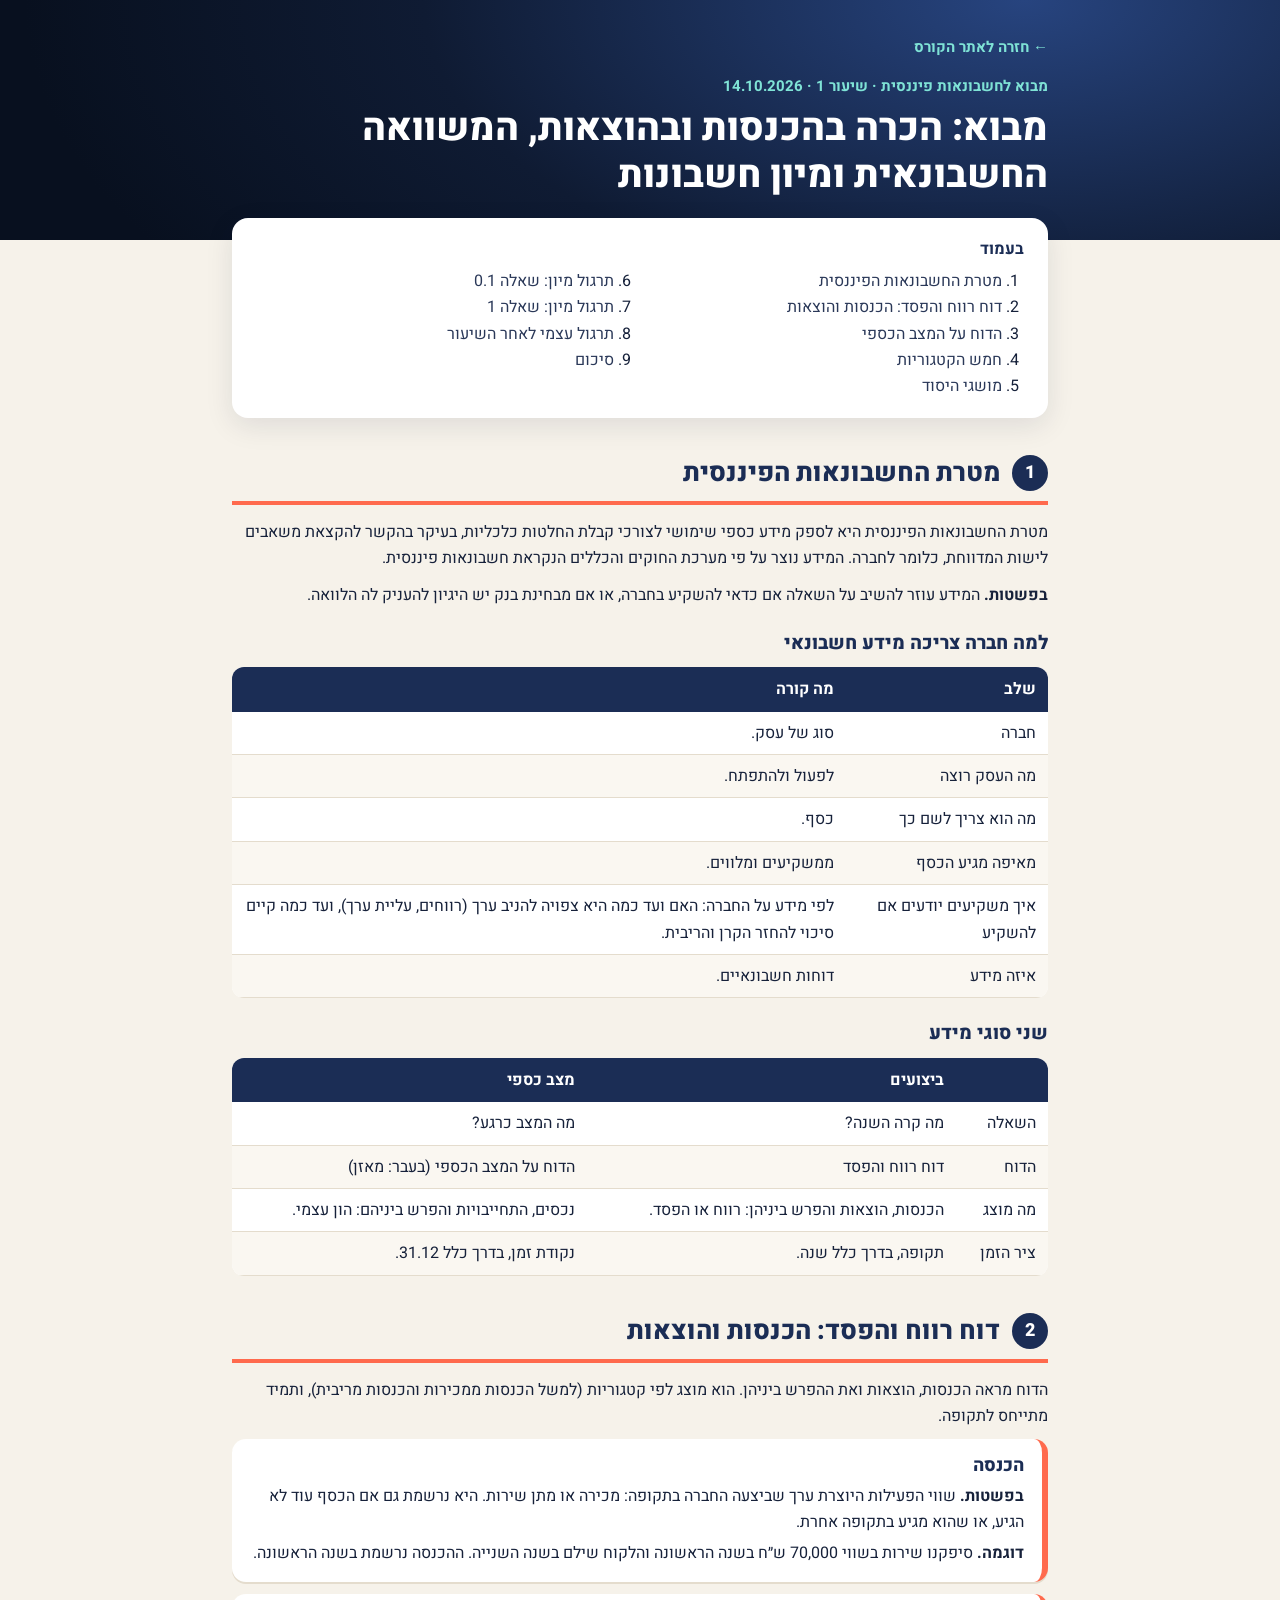
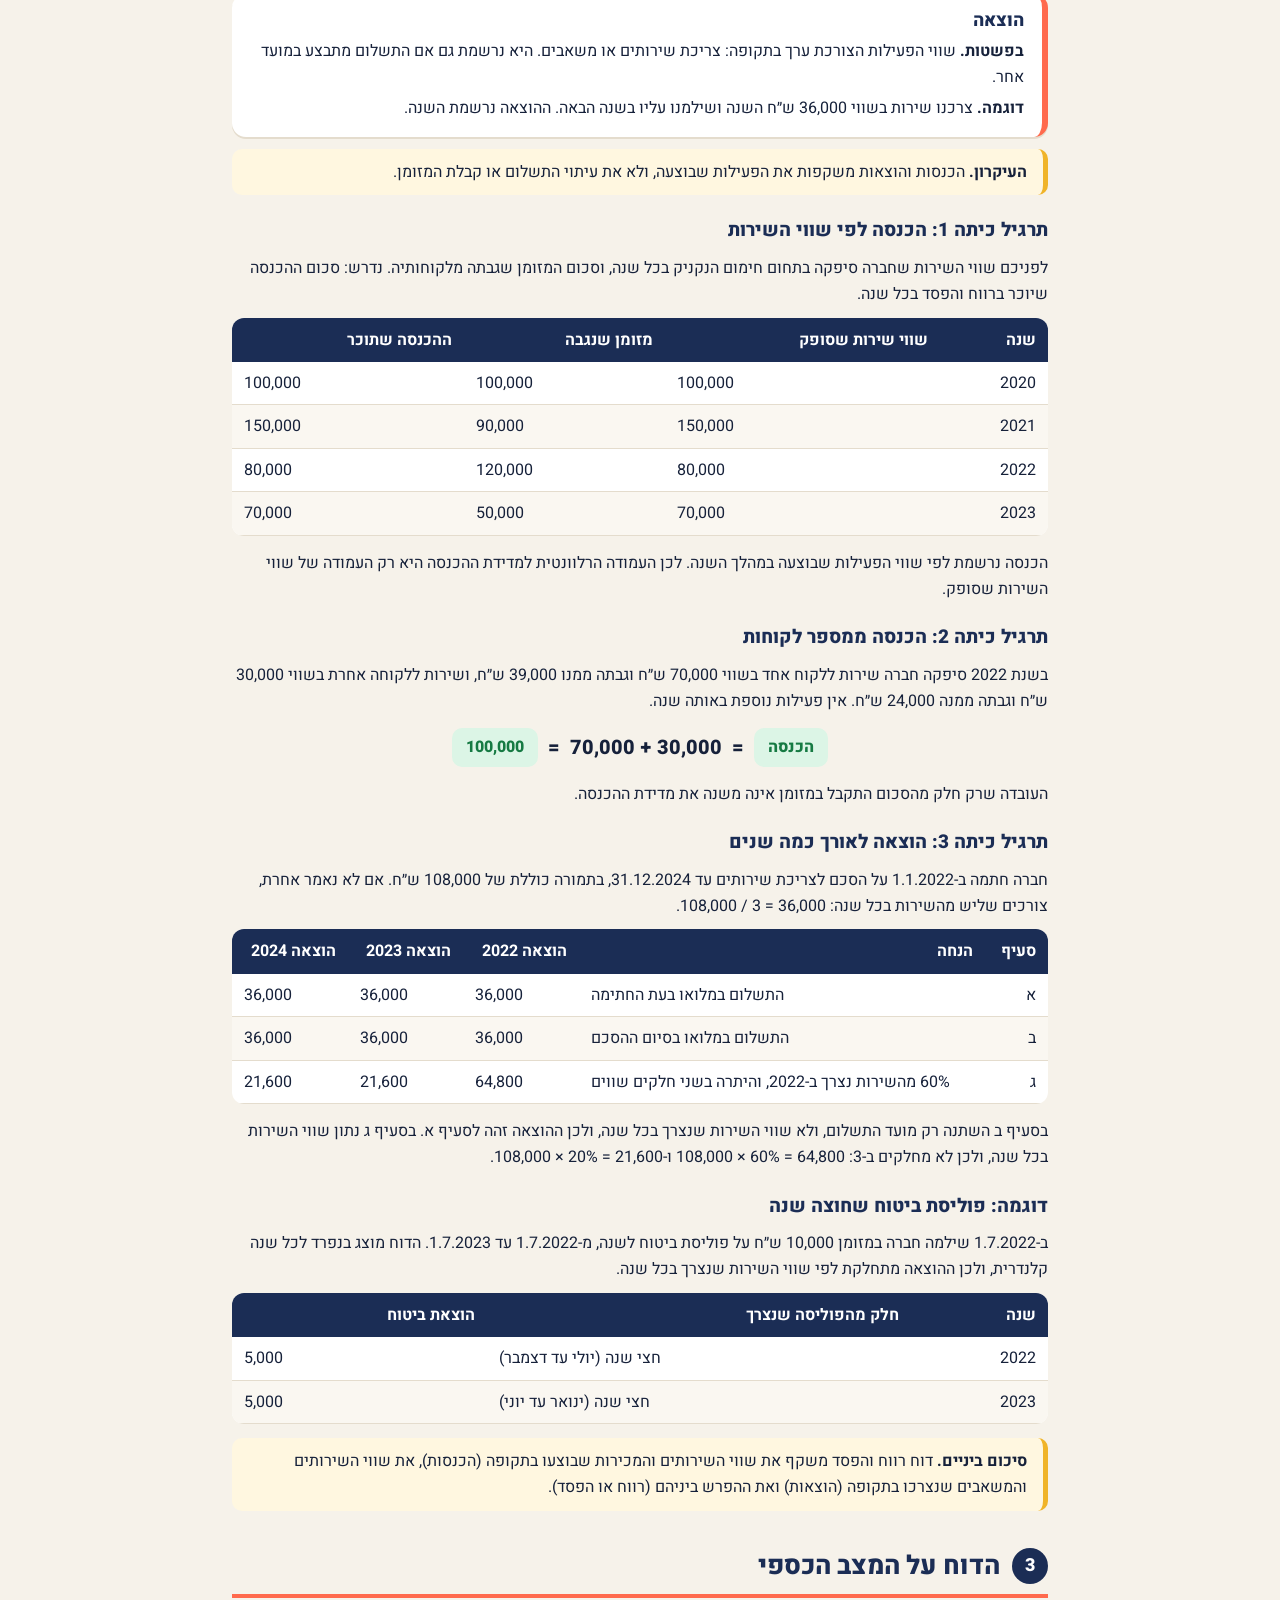
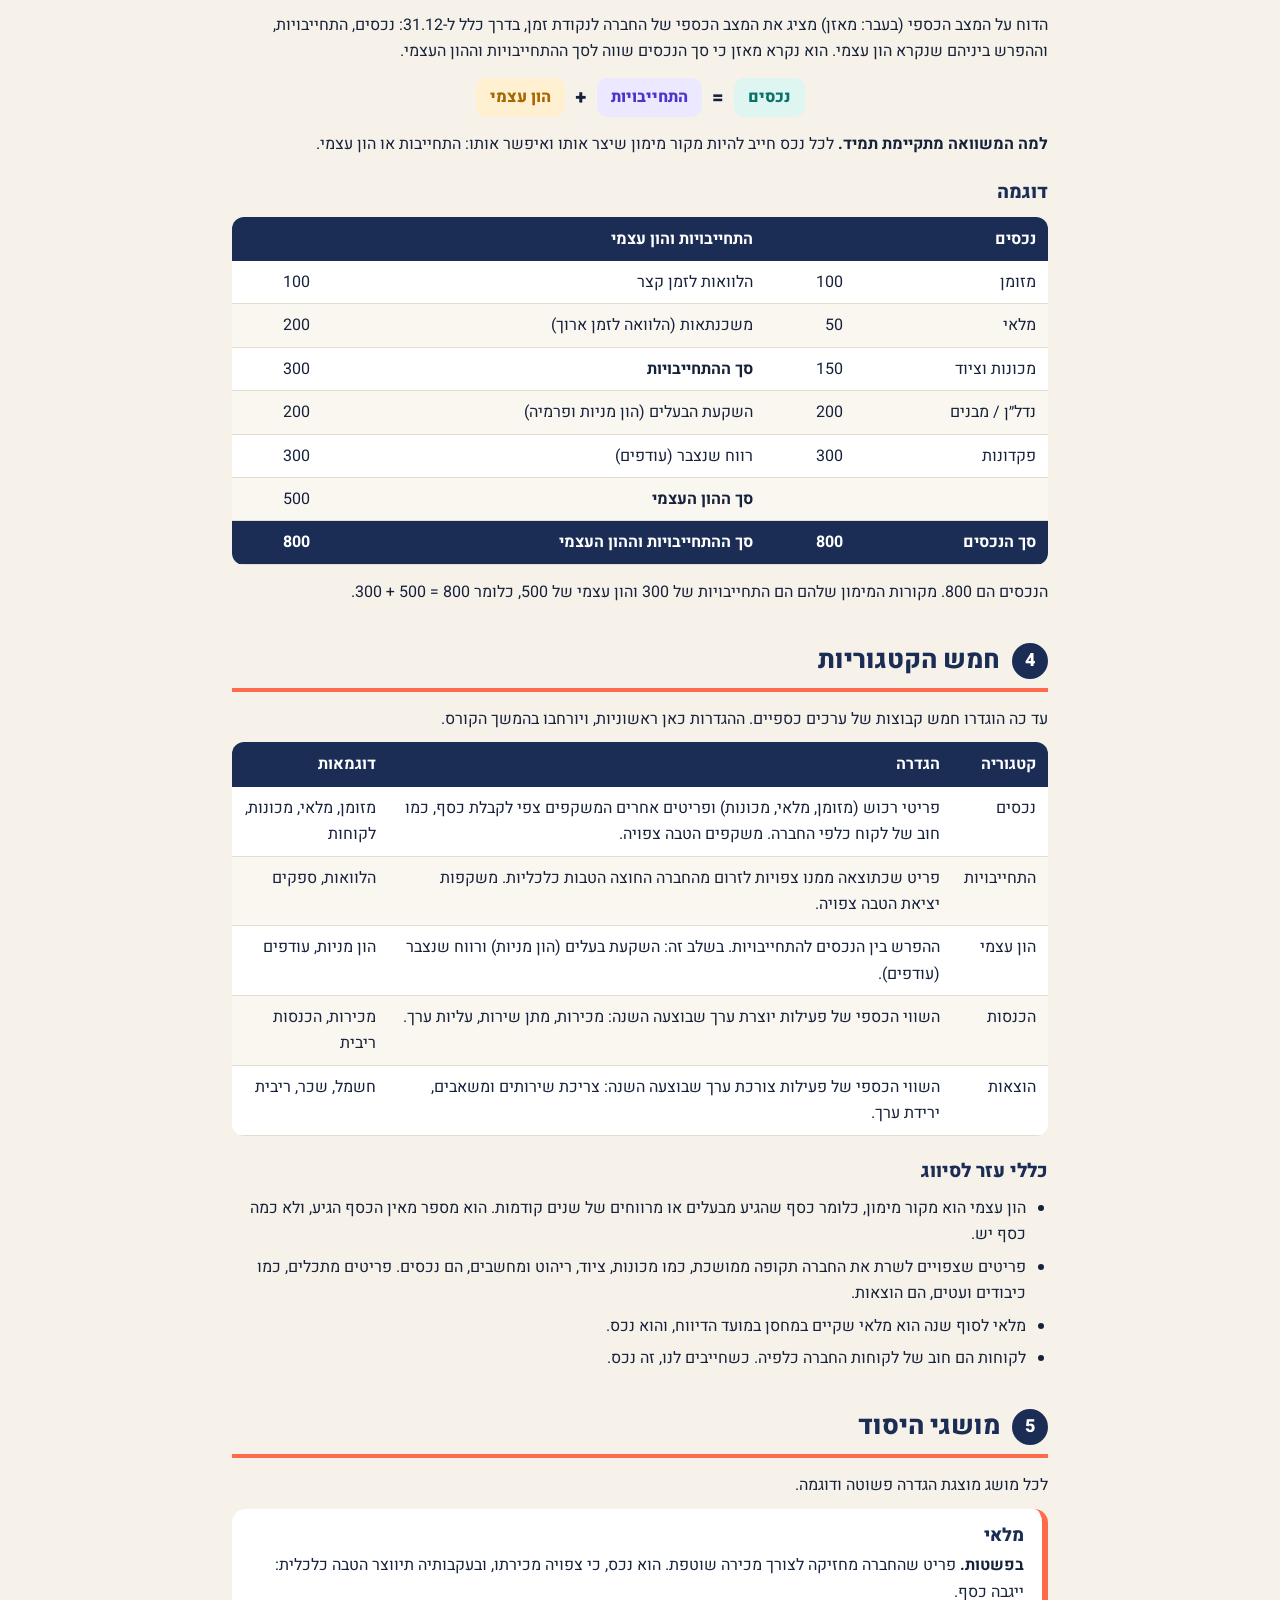
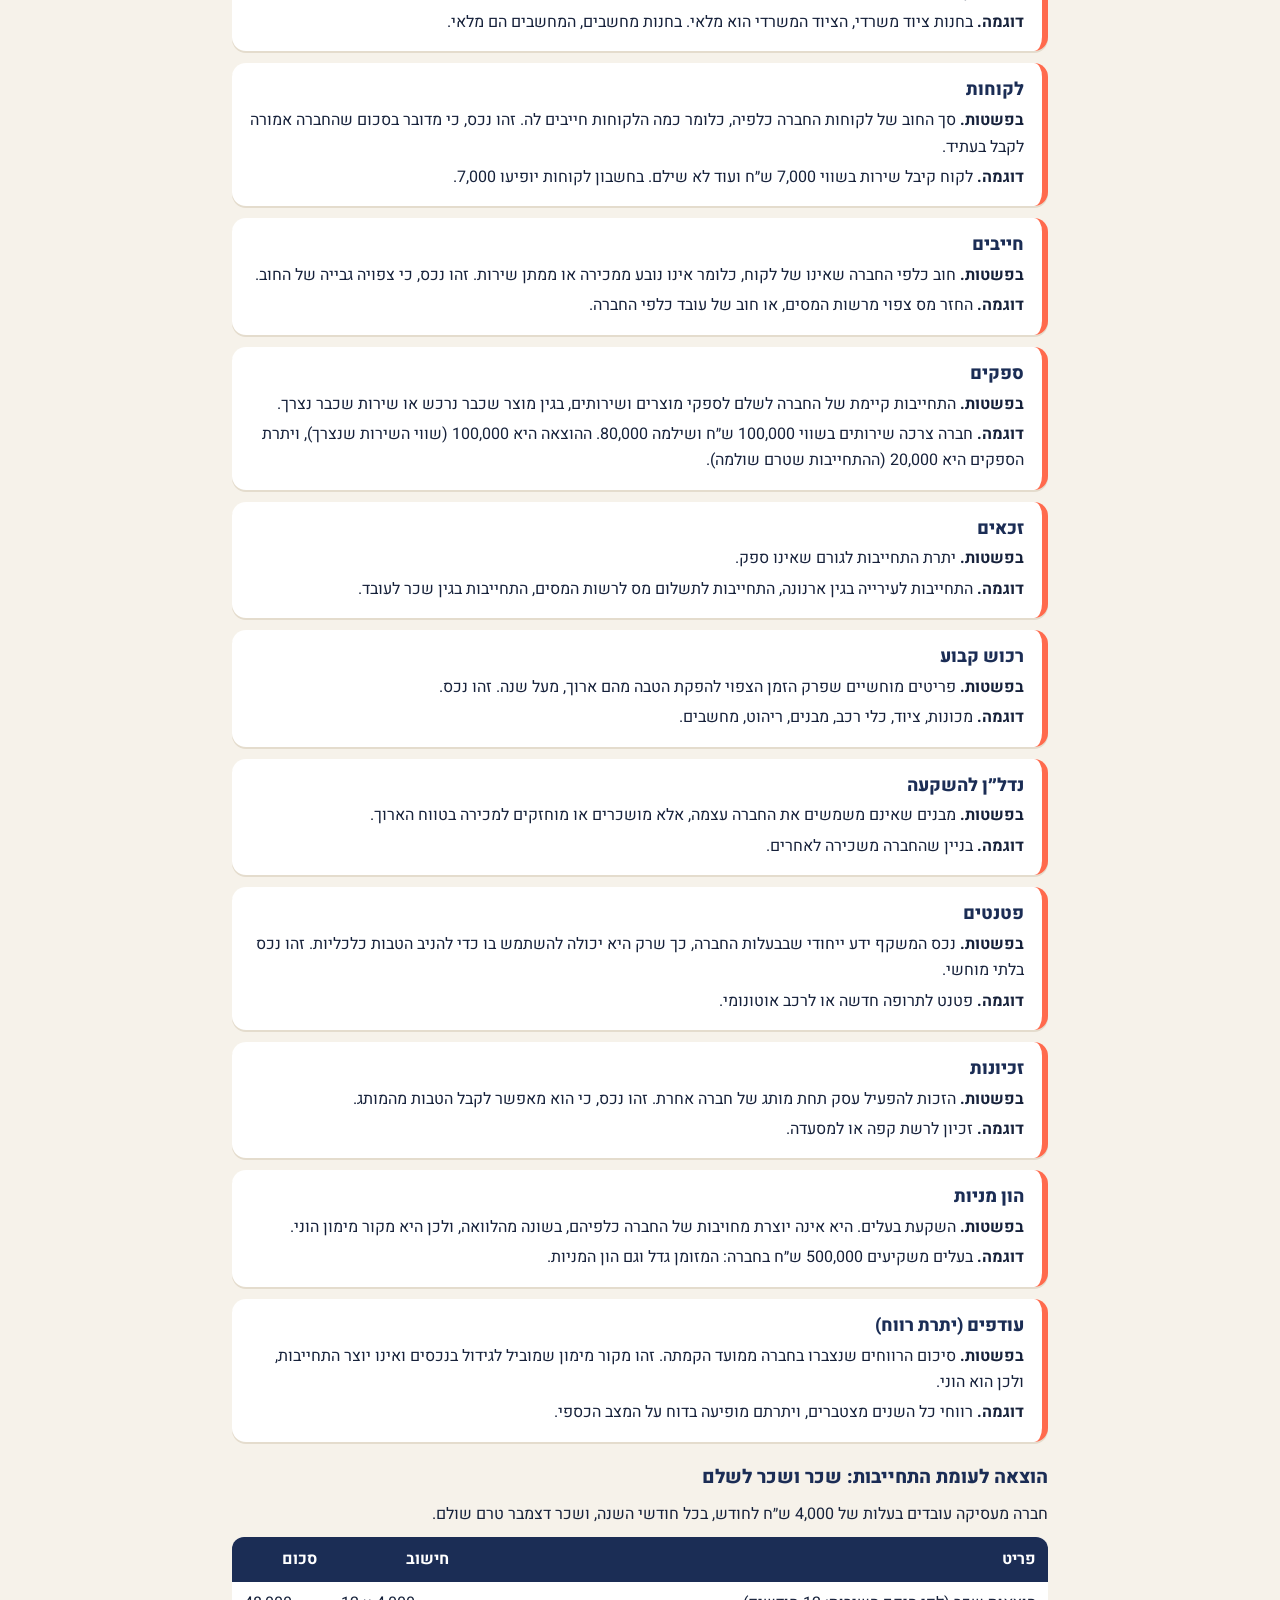
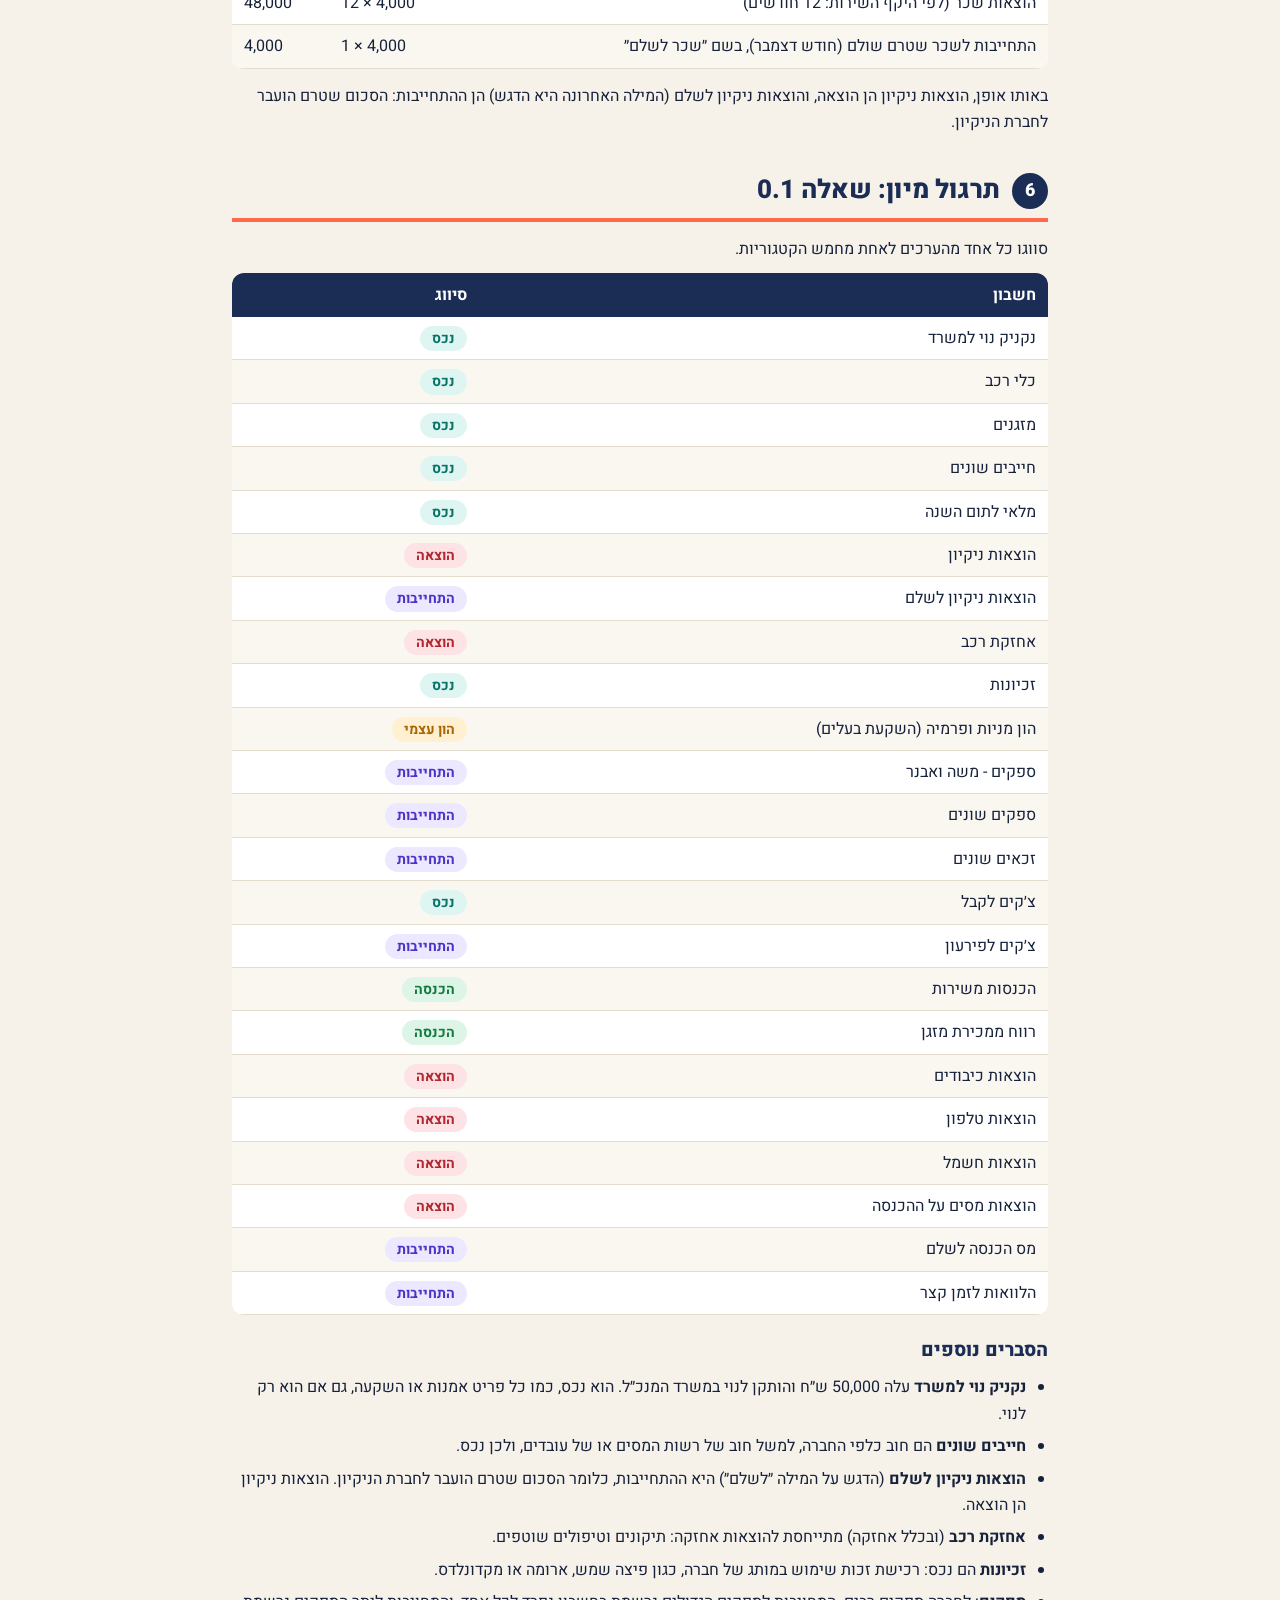
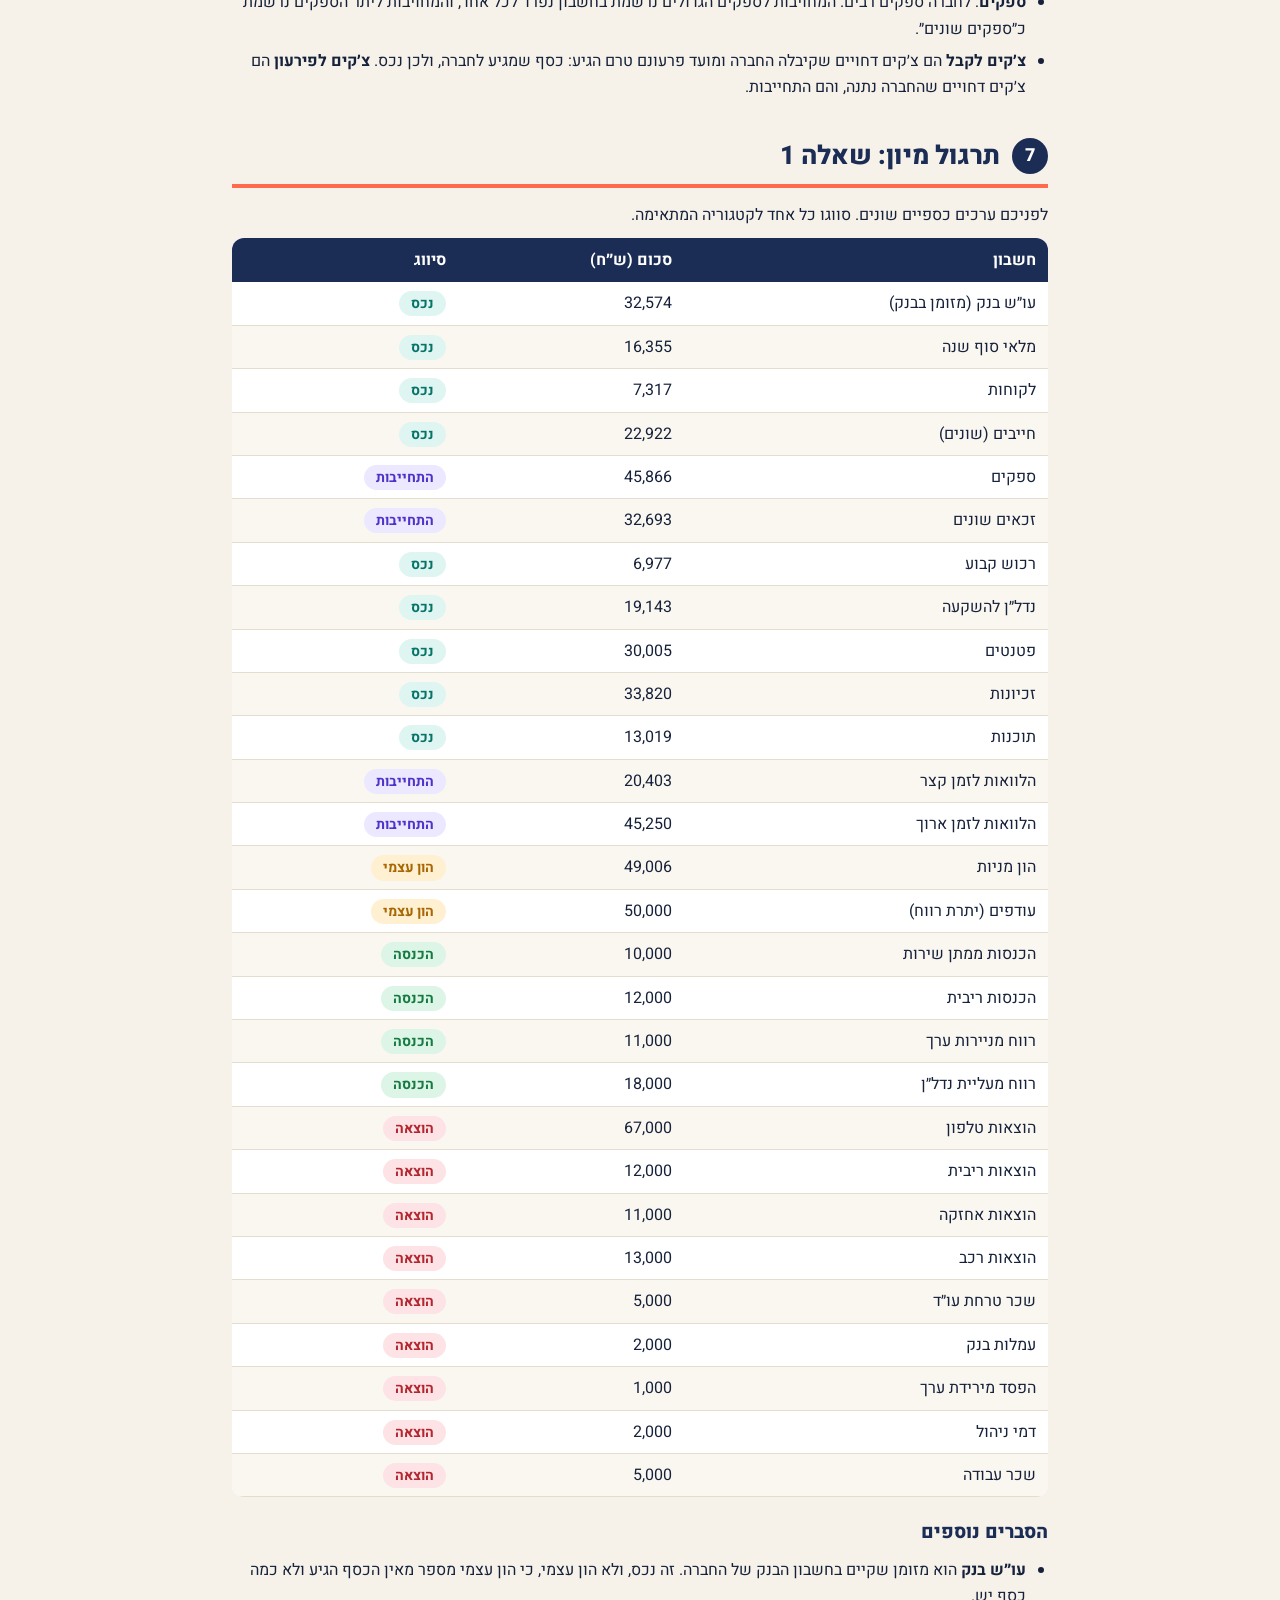
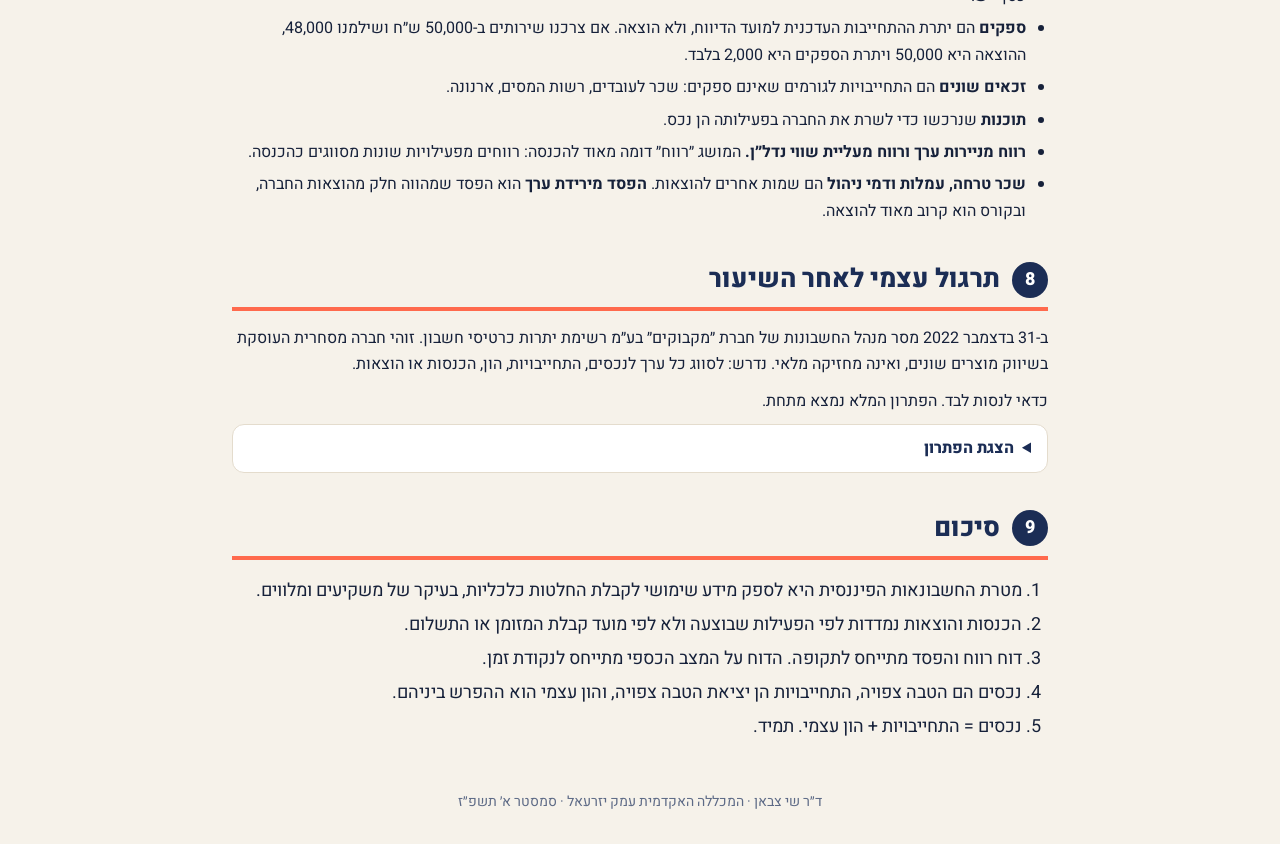
<file: lectures/lecture-1/notes.html>
<!doctype html>
<html lang="he" dir="rtl">
<head>
<meta charset="utf-8">
<meta name="viewport" content="width=device-width,initial-scale=1">
<title>שיעור 1 | מבוא לחשבונאות פיננסית | סיכום</title>
<link rel="stylesheet" href="../../assets/fonts.css">
<style>
:root{--ink:#16213a;--ink2:#2a3858;--mut:#5d6a86;--paper:#f6f2ea;--line:#e4dccd;--coral:#ff6a4d;--navy:#0f1b33;--navy2:#1b2d55;--asset:#0f9d90}
*{box-sizing:border-box;margin:0;padding:0}
body{font-family:'Heebo','Segoe UI','Arial Hebrew',Arial,sans-serif;background:var(--paper);color:var(--ink);line-height:1.65;-webkit-font-smoothing:antialiased}
a{color:inherit}
.n{direction:ltr;unicode-bidi:isolate;display:inline-block}
.top{background:radial-gradient(1000px 500px at 80% 0%,#27447f 0%,var(--navy) 60%,#08101f 100%);color:#fff;padding:34px 0 40px}
.wrap{max-width:860px;margin:0 auto;padding:0 22px}
.back{display:inline-block;color:#7fe3d6;font-weight:700;text-decoration:none;font-size:15px;margin-bottom:14px}
.back:hover{text-decoration:underline}
.kick{color:#7fe3d6;font-weight:700;font-size:15px}
h1{font-size:clamp(26px,4.4vw,38px);line-height:1.25;font-weight:800;margin-top:6px}
.toc{background:#fff;border-radius:16px;padding:18px 24px;margin:-22px 0 8px;box-shadow:0 8px 28px rgba(22,33,58,.1);position:relative}
.toc b{color:var(--navy2)}
.toc ol{padding-right:22px;columns:2;column-gap:30px;margin-top:6px}
.toc a{text-decoration:none;color:var(--ink2)}
.toc a:hover{color:var(--coral)}
section{margin-top:34px}
h2{font-size:26px;font-weight:800;color:var(--navy2);padding-bottom:6px;border-bottom:4px solid var(--coral);margin-bottom:14px;display:flex;gap:12px;align-items:center}
h2 .sn{flex:none;width:36px;height:36px;border-radius:50%;background:var(--navy2);color:#fff;display:grid;place-items:center;font-size:18px}
h3{font-size:19px;font-weight:800;color:var(--navy2);margin:20px 0 8px}
p{margin:0 0 10px}
.tw{overflow-x:auto;margin:8px 0 14px}
table{width:100%;border-collapse:collapse;background:#fff;border-radius:12px;overflow:hidden;font-size:16px}
th{background:var(--navy2);color:#fff;text-align:right;padding:9px 12px;font-weight:700}
td{padding:8px 12px;border-bottom:1px solid var(--line);vertical-align:top;text-align:right}
tbody tr:nth-child(even) td{background:#faf7f1}
table.num td:nth-child(n+2){text-align:left}
tr.tot td{background:var(--navy2)!important;color:#fff;font-weight:700}
.term{background:#fff;border-radius:14px;padding:12px 18px;margin:0 0 12px;border-right:6px solid var(--coral);box-shadow:0 2px 0 var(--line)}
.term .th{font-weight:800;color:var(--navy2);font-size:18px;margin-bottom:2px}
.term p{margin:0 0 4px;font-size:16px}
.note{background:#fff7e0;border-right:5px solid #f0b429;border-radius:10px;padding:10px 16px;margin:12px 0}
.eq{display:flex;gap:10px;align-items:center;justify-content:center;flex-wrap:wrap;margin:14px 0}
.eb{padding:6px 14px;border-radius:10px;font-weight:800}
.eb.a{background:#dff5f2;color:#087469}.eb.l{background:#ece8ff;color:#4f33c9}.eb.q{background:#fff0d2;color:#a86703}.eb.i{background:#dcf5e6;color:#167a43}.eb.x{background:#fde3e5;color:#b3262f}
.eo{font-weight:800;font-size:20px}
.chip{display:inline-block;border-radius:99px;padding:1px 12px;font-weight:700;font-size:14px}
.chip.c-a{background:#dff5f2;color:#087469}.chip.c-l{background:#ece8ff;color:#4f33c9}.chip.c-q{background:#fff0d2;color:#a86703}.chip.c-i{background:#dcf5e6;color:#167a43}.chip.c-x{background:#fde3e5;color:#b3262f}
ul.rules{padding-right:22px}ul.rules li{margin-bottom:6px}
ol.five{padding-right:26px;font-size:18px;line-height:1.9}
details{background:#fff;border-radius:12px;padding:10px 16px;margin:10px 0;border:1px solid var(--line)}
summary{cursor:pointer;font-weight:800;color:var(--navy2)}
details[open] summary{margin-bottom:8px}
footer{margin:46px 0 30px;color:var(--mut);font-size:14px;text-align:center}
@media print{.top{background:#fff!important;color:#000}.back,.toc{display:none}section{break-inside:avoid-page}}
@media (max-width:640px){.toc ol{columns:1}}
</style>
</head>
<body>
<div class="top"><div class="wrap"><a class="back" href="../../index.html">← חזרה לאתר הקורס</a><div class="kick">מבוא לחשבונאות פיננסית · שיעור 1 · 14.10.2026</div><h1>מבוא: הכרה בהכנסות ובהוצאות, המשוואה החשבונאית ומיון חשבונות</h1></div></div>
<div class="wrap"><nav class="toc"><b>בעמוד</b><ol><li><a href="#s1">מטרת החשבונאות הפיננסית</a></li><li><a href="#s2">דוח רווח והפסד: הכנסות והוצאות</a></li><li><a href="#s3">הדוח על המצב הכספי</a></li><li><a href="#s4">חמש הקטגוריות</a></li><li><a href="#s5">מושגי היסוד</a></li><li><a href="#s6">תרגול מיון: שאלה 0.1</a></li><li><a href="#s7">תרגול מיון: שאלה 1</a></li><li><a href="#s8">תרגול עצמי לאחר השיעור</a></li><li><a href="#s9">סיכום</a></li></ol></nav>
<section id="s1"><h2><span class="sn">1</span>מטרת החשבונאות הפיננסית</h2>
<p>מטרת החשבונאות הפיננסית היא לספק מידע כספי שימושי לצורכי קבלת החלטות כלכליות, בעיקר בהקשר להקצאת משאבים לישות המדווחת, כלומר לחברה. המידע נוצר על פי מערכת החוקים והכללים הנקראת חשבונאות פיננסית.</p>
<p><b>בפשטות.</b> המידע עוזר להשיב על השאלה אם כדאי להשקיע בחברה, או אם מבחינת בנק יש היגיון להעניק לה הלוואה.</p>
<h3>למה חברה צריכה מידע חשבונאי</h3>
<div class="tw"><table class=""><thead><tr><th>שלב</th><th>מה קורה</th></tr></thead><tbody><tr><td>חברה</td><td>סוג של עסק.</td></tr><tr><td>מה העסק רוצה</td><td>לפעול ולהתפתח.</td></tr><tr><td>מה הוא צריך לשם כך</td><td>כסף.</td></tr><tr><td>מאיפה מגיע הכסף</td><td>ממשקיעים ומלווים.</td></tr><tr><td>איך משקיעים יודעים אם להשקיע</td><td>לפי מידע על החברה: האם ועד כמה היא צפויה להניב ערך (רווחים, עליית ערך), ועד כמה קיים סיכוי להחזר הקרן והריבית.</td></tr><tr><td>איזה מידע</td><td>דוחות חשבונאיים.</td></tr></tbody></table></div>
<h3>שני סוגי מידע</h3>
<div class="tw"><table class=""><thead><tr><th></th><th>ביצועים</th><th>מצב כספי</th></tr></thead><tbody><tr><td>השאלה</td><td>מה קרה השנה?</td><td>מה המצב כרגע?</td></tr><tr><td>הדוח</td><td>דוח רווח והפסד</td><td>הדוח על המצב הכספי (בעבר: מאזן)</td></tr><tr><td>מה מוצג</td><td>הכנסות, הוצאות והפרש ביניהן: רווח או הפסד.</td><td>נכסים, התחייבויות והפרש ביניהם: הון עצמי.</td></tr><tr><td>ציר הזמן</td><td>תקופה, בדרך כלל שנה.</td><td>נקודת זמן, בדרך כלל 31.12.</td></tr></tbody></table></div>
</section><section id="s2"><h2><span class="sn">2</span>דוח רווח והפסד: הכנסות והוצאות</h2>
<p>הדוח מראה הכנסות, הוצאות ואת ההפרש ביניהן. הוא מוצג לפי קטגוריות (למשל הכנסות ממכירות והכנסות מריבית), ותמיד מתייחס לתקופה.</p>
<div class="term"><div class="th">הכנסה</div><p><b>בפשטות.</b> שווי הפעילות היוצרת ערך שביצעה החברה בתקופה: מכירה או מתן שירות. היא נרשמת גם אם הכסף עוד לא הגיע, או שהוא מגיע בתקופה אחרת.</p><p><b>דוגמה.</b> סיפקנו שירות בשווי 70,000 ש״ח בשנה הראשונה והלקוח שילם בשנה השנייה. ההכנסה נרשמת בשנה הראשונה.</p></div>
<div class="term"><div class="th">הוצאה</div><p><b>בפשטות.</b> שווי הפעילות הצורכת ערך בתקופה: צריכת שירותים או משאבים. היא נרשמת גם אם התשלום מתבצע במועד אחר.</p><p><b>דוגמה.</b> צרכנו שירות בשווי 36,000 ש״ח השנה ושילמנו עליו בשנה הבאה. ההוצאה נרשמת השנה.</p></div>
<div class="note"><b>העיקרון.</b> הכנסות והוצאות משקפות את הפעילות שבוצעה, ולא את עיתוי התשלום או קבלת המזומן.</div>

<h3>תרגיל כיתה 1: הכנסה לפי שווי השירות</h3>
<p>לפניכם שווי השירות שחברה סיפקה בתחום חימום הנקניק בכל שנה, וסכום המזומן שגבתה מלקוחותיה. נדרש: סכום ההכנסה שיוכר ברווח והפסד בכל שנה.</p>
<div class="tw"><table class="num"><thead><tr><th>שנה</th><th>שווי שירות שסופק</th><th>מזומן שנגבה</th><th>ההכנסה שתוכר</th></tr></thead><tbody><tr><td>2020</td><td><span class="n">100,000</span></td><td><span class="n">100,000</span></td><td><span class="n">100,000</span></td></tr><tr><td>2021</td><td><span class="n">150,000</span></td><td><span class="n">90,000</span></td><td><span class="n">150,000</span></td></tr><tr><td>2022</td><td><span class="n">80,000</span></td><td><span class="n">120,000</span></td><td><span class="n">80,000</span></td></tr><tr><td>2023</td><td><span class="n">70,000</span></td><td><span class="n">50,000</span></td><td><span class="n">70,000</span></td></tr></tbody></table></div>
<p>הכנסה נרשמת לפי שווי הפעילות שבוצעה במהלך השנה. לכן העמודה הרלוונטית למדידת ההכנסה היא רק העמודה של שווי השירות שסופק.</p>

<h3>תרגיל כיתה 2: הכנסה ממספר לקוחות</h3>
<p>בשנת 2022 סיפקה חברה שירות ללקוח אחד בשווי 70,000 ש״ח וגבתה ממנו 39,000 ש״ח, ושירות ללקוחה אחרת בשווי 30,000 ש״ח וגבתה ממנה 24,000 ש״ח. אין פעילות נוספת באותה שנה.</p>
<div class="eq"><span class="eb i">הכנסה</span><span class="eo">=</span><span class="eo"><span class="n">70,000 + 30,000</span></span><span class="eo">=</span><span class="eb i">100,000</span></div>
<p>העובדה שרק חלק מהסכום התקבל במזומן אינה משנה את מדידת ההכנסה.</p>

<h3>תרגיל כיתה 3: הוצאה לאורך כמה שנים</h3>
<p>חברה חתמה ב-1.1.2022 על הסכם לצריכת שירותים עד 31.12.2024, בתמורה כוללת של 108,000 ש״ח. אם לא נאמר אחרת, צורכים שליש מהשירות בכל שנה: <span class="n">108,000 / 3 = 36,000</span>.</p>
<div class="tw"><table class="num"><thead><tr><th>סעיף</th><th>הנחה</th><th>הוצאה 2022</th><th>הוצאה 2023</th><th>הוצאה 2024</th></tr></thead><tbody><tr><td>א</td><td>התשלום במלואו בעת החתימה</td><td><span class="n">36,000</span></td><td><span class="n">36,000</span></td><td><span class="n">36,000</span></td></tr><tr><td>ב</td><td>התשלום במלואו בסיום ההסכם</td><td><span class="n">36,000</span></td><td><span class="n">36,000</span></td><td><span class="n">36,000</span></td></tr><tr><td>ג</td><td>60% מהשירות נצרך ב-2022, והיתרה בשני חלקים שווים</td><td><span class="n">64,800</span></td><td><span class="n">21,600</span></td><td><span class="n">21,600</span></td></tr></tbody></table></div>
<p>בסעיף ב השתנה רק מועד התשלום, ולא שווי השירות שנצרך בכל שנה, ולכן ההוצאה זהה לסעיף א. בסעיף ג נתון שווי השירות בכל שנה, ולכן לא מחלקים ב-3: <span class="n">108,000 × 60% = 64,800</span> ו-<span class="n">108,000 × 20% = 21,600</span>.</p>

<h3>דוגמה: פוליסת ביטוח שחוצה שנה</h3>
<p>ב-1.7.2022 שילמה חברה במזומן 10,000 ש״ח על פוליסת ביטוח לשנה, מ-1.7.2022 עד 1.7.2023. הדוח מוצג בנפרד לכל שנה קלנדרית, ולכן ההוצאה מתחלקת לפי שווי השירות שנצרך בכל שנה.</p>
<div class="tw"><table class="num"><thead><tr><th>שנה</th><th>חלק מהפוליסה שנצרך</th><th>הוצאת ביטוח</th></tr></thead><tbody><tr><td>2022</td><td>חצי שנה (יולי עד דצמבר)</td><td><span class="n">5,000</span></td></tr><tr><td>2023</td><td>חצי שנה (ינואר עד יוני)</td><td><span class="n">5,000</span></td></tr></tbody></table></div>
<div class="note"><b>סיכום ביניים.</b> דוח רווח והפסד משקף את שווי השירותים והמכירות שבוצעו בתקופה (הכנסות), את שווי השירותים והמשאבים שנצרכו בתקופה (הוצאות) ואת ההפרש ביניהם (רווח או הפסד).</div>
</section><section id="s3"><h2><span class="sn">3</span>הדוח על המצב הכספי</h2>
<p>הדוח על המצב הכספי (בעבר: מאזן) מציג את המצב הכספי של החברה לנקודת זמן, בדרך כלל ל-31.12: נכסים, התחייבויות, וההפרש ביניהם שנקרא הון עצמי. הוא נקרא מאזן כי סך הנכסים שווה לסך ההתחייבויות וההון העצמי.</p>
<div class="eq"><span class="eb a">נכסים</span><span class="eo">=</span><span class="eb l">התחייבויות</span><span class="eo">+</span><span class="eb q">הון עצמי</span></div>
<p><b>למה המשוואה מתקיימת תמיד.</b> לכל נכס חייב להיות מקור מימון שיצר אותו ואיפשר אותו: התחייבות או הון עצמי.</p>
<h3>דוגמה</h3>
<div class="tw"><table class="bs"><thead><tr><th>נכסים</th><th></th><th>התחייבויות והון עצמי</th><th></th></tr></thead><tbody><tr><td>מזומן</td><td><span class="n">100</span></td><td>הלוואות לזמן קצר</td><td><span class="n">100</span></td></tr><tr><td>מלאי</td><td><span class="n">50</span></td><td>משכנתאות (הלוואה לזמן ארוך)</td><td><span class="n">200</span></td></tr><tr><td>מכונות וציוד</td><td><span class="n">150</span></td><td><b>סך ההתחייבויות</b></td><td><span class="n">300</span></td></tr><tr><td>נדל״ן / מבנים</td><td><span class="n">200</span></td><td>השקעת הבעלים (הון מניות ופרמיה)</td><td><span class="n">200</span></td></tr><tr><td>פקדונות</td><td><span class="n">300</span></td><td>רווח שנצבר (עודפים)</td><td><span class="n">300</span></td></tr><tr><td></td><td></td><td><b>סך ההון העצמי</b></td><td><span class="n">500</span></td></tr><tr class="tot"><td>סך הנכסים</td><td><span class="n">800</span></td><td>סך ההתחייבויות וההון העצמי</td><td><span class="n">800</span></td></tr></tbody></table></div>
<p>הנכסים הם 800. מקורות המימון שלהם הם התחייבויות של 300 והון עצמי של 500, כלומר <span class="n">300 + 500 = 800</span>.</p>
</section><section id="s4"><h2><span class="sn">4</span>חמש הקטגוריות</h2>
<p>עד כה הוגדרו חמש קבוצות של ערכים כספיים. ההגדרות כאן ראשוניות, ויורחבו בהמשך הקורס.</p>
<div class="tw"><table class=""><thead><tr><th>קטגוריה</th><th>הגדרה</th><th>דוגמאות</th></tr></thead><tbody><tr><td>נכסים</td><td>פריטי רכוש (מזומן, מלאי, מכונות) ופריטים אחרים המשקפים צפי לקבלת כסף, כמו חוב של לקוח כלפי החברה. משקפים הטבה צפויה.</td><td>מזומן, מלאי, מכונות, לקוחות</td></tr><tr><td>התחייבויות</td><td>פריט שכתוצאה ממנו צפויות לזרום מהחברה החוצה הטבות כלכליות. משקפות יציאת הטבה צפויה.</td><td>הלוואות, ספקים</td></tr><tr><td>הון עצמי</td><td>ההפרש בין הנכסים להתחייבויות. בשלב זה: השקעת בעלים (הון מניות) ורווח שנצבר (עודפים).</td><td>הון מניות, עודפים</td></tr><tr><td>הכנסות</td><td>השווי הכספי של פעילות יוצרת ערך שבוצעה השנה: מכירות, מתן שירות, עליות ערך.</td><td>מכירות, הכנסות ריבית</td></tr><tr><td>הוצאות</td><td>השווי הכספי של פעילות צורכת ערך שבוצעה השנה: צריכת שירותים ומשאבים, ירידת ערך.</td><td>חשמל, שכר, ריבית</td></tr></tbody></table></div>
<h3>כללי עזר לסיווג</h3>
<ul class="rules">
<li>הון עצמי הוא מקור מימון, כלומר כסף שהגיע מבעלים או מרווחים של שנים קודמות. הוא מספר מאין הכסף הגיע, ולא כמה כסף יש.</li>
<li>פריטים שצפויים לשרת את החברה תקופה ממושכת, כמו מכונות, ציוד, ריהוט ומחשבים, הם נכסים. פריטים מתכלים, כמו כיבודים ועטים, הם הוצאות.</li>
<li>מלאי לסוף שנה הוא מלאי שקיים במחסן במועד הדיווח, והוא נכס.</li>
<li>לקוחות הם חוב של לקוחות החברה כלפיה. כשחייבים לנו, זה נכס.</li>
</ul>
</section><section id="s5"><h2><span class="sn">5</span>מושגי היסוד</h2>
<p>לכל מושג מוצגת הגדרה פשוטה ודוגמה.</p>
<div class="term"><div class="th">מלאי</div><p><b>בפשטות.</b> פריט שהחברה מחזיקה לצורך מכירה שוטפת. הוא נכס, כי צפויה מכירתו, ובעקבותיה תיווצר הטבה כלכלית: ייגבה כסף.</p><p><b>דוגמה.</b> בחנות ציוד משרדי, הציוד המשרדי הוא מלאי. בחנות מחשבים, המחשבים הם מלאי.</p></div>
<div class="term"><div class="th">לקוחות</div><p><b>בפשטות.</b> סך החוב של לקוחות החברה כלפיה, כלומר כמה הלקוחות חייבים לה. זהו נכס, כי מדובר בסכום שהחברה אמורה לקבל בעתיד.</p><p><b>דוגמה.</b> לקוח קיבל שירות בשווי 7,000 ש״ח ועוד לא שילם. בחשבון לקוחות יופיעו 7,000.</p></div>
<div class="term"><div class="th">חייבים</div><p><b>בפשטות.</b> חוב כלפי החברה שאינו של לקוח, כלומר אינו נובע ממכירה או ממתן שירות. זהו נכס, כי צפויה גבייה של החוב.</p><p><b>דוגמה.</b> החזר מס צפוי מרשות המסים, או חוב של עובד כלפי החברה.</p></div>
<div class="term"><div class="th">ספקים</div><p><b>בפשטות.</b> התחייבות קיימת של החברה לשלם לספקי מוצרים ושירותים, בגין מוצר שכבר נרכש או שירות שכבר נצרך.</p><p><b>דוגמה.</b> חברה צרכה שירותים בשווי 100,000 ש״ח ושילמה 80,000. ההוצאה היא 100,000 (שווי השירות שנצרך), ויתרת הספקים היא 20,000 (ההתחייבות שטרם שולמה).</p></div>
<div class="term"><div class="th">זכאים</div><p><b>בפשטות.</b> יתרת התחייבות לגורם שאינו ספק.</p><p><b>דוגמה.</b> התחייבות לעירייה בגין ארנונה, התחייבות לתשלום מס לרשות המסים, התחייבות בגין שכר לעובד.</p></div>
<div class="term"><div class="th">רכוש קבוע</div><p><b>בפשטות.</b> פריטים מוחשיים שפרק הזמן הצפוי להפקת הטבה מהם ארוך, מעל שנה. זהו נכס.</p><p><b>דוגמה.</b> מכונות, ציוד, כלי רכב, מבנים, ריהוט, מחשבים.</p></div>
<div class="term"><div class="th">נדל״ן להשקעה</div><p><b>בפשטות.</b> מבנים שאינם משמשים את החברה עצמה, אלא מושכרים או מוחזקים למכירה בטווח הארוך.</p><p><b>דוגמה.</b> בניין שהחברה משכירה לאחרים.</p></div>
<div class="term"><div class="th">פטנטים</div><p><b>בפשטות.</b> נכס המשקף ידע ייחודי שבבעלות החברה, כך שרק היא יכולה להשתמש בו כדי להניב הטבות כלכליות. זהו נכס בלתי מוחשי.</p><p><b>דוגמה.</b> פטנט לתרופה חדשה או לרכב אוטונומי.</p></div>
<div class="term"><div class="th">זכיונות</div><p><b>בפשטות.</b> הזכות להפעיל עסק תחת מותג של חברה אחרת. זהו נכס, כי הוא מאפשר לקבל הטבות מהמותג.</p><p><b>דוגמה.</b> זכיון לרשת קפה או למסעדה.</p></div>
<div class="term"><div class="th">הון מניות</div><p><b>בפשטות.</b> השקעת בעלים. היא אינה יוצרת מחויבות של החברה כלפיהם, בשונה מהלוואה, ולכן היא מקור מימון הוני.</p><p><b>דוגמה.</b> בעלים משקיעים 500,000 ש״ח בחברה: המזומן גדל וגם הון המניות.</p></div>
<div class="term"><div class="th">עודפים (יתרת רווח)</div><p><b>בפשטות.</b> סיכום הרווחים שנצברו בחברה ממועד הקמתה. זהו מקור מימון שמוביל לגידול בנכסים ואינו יוצר התחייבות, ולכן הוא הוני.</p><p><b>דוגמה.</b> רווחי כל השנים מצטברים, ויתרתם מופיעה בדוח על המצב הכספי.</p></div>
<h3>הוצאה לעומת התחייבות: שכר ושכר לשלם</h3>
<p>חברה מעסיקה עובדים בעלות של 4,000 ש״ח לחודש, בכל חודשי השנה, ושכר דצמבר טרם שולם.</p>
<div class="tw"><table class="num"><thead><tr><th>פריט</th><th>חישוב</th><th>סכום</th></tr></thead><tbody><tr><td>הוצאות שכר (לפי היקף השירות: 12 חודשים)</td><td><span class="n">12 × 4,000</span></td><td><span class="n">48,000</span></td></tr><tr><td>התחייבות לשכר שטרם שולם (חודש דצמבר), בשם ״שכר לשלם״</td><td><span class="n">1 × 4,000</span></td><td><span class="n">4,000</span></td></tr></tbody></table></div>
<p>באותו אופן, הוצאות ניקיון הן הוצאה, והוצאות ניקיון לשלם (המילה האחרונה היא הדגש) הן ההתחייבות: הסכום שטרם הועבר לחברת הניקיון.</p>
</section><section id="s6"><h2><span class="sn">6</span>תרגול מיון: שאלה 0.1</h2>
<p>סווגו כל אחד מהערכים לאחת מחמש הקטגוריות.</p>
<div class="tw"><table class="cls"><thead><tr><th>חשבון</th><th>סיווג</th></tr></thead><tbody><tr><td>נקניק נוי למשרד</td><td><span class="chip c-a">נכס</span></td></tr><tr><td>כלי רכב</td><td><span class="chip c-a">נכס</span></td></tr><tr><td>מזגנים</td><td><span class="chip c-a">נכס</span></td></tr><tr><td>חייבים שונים</td><td><span class="chip c-a">נכס</span></td></tr><tr><td>מלאי לתום השנה</td><td><span class="chip c-a">נכס</span></td></tr><tr><td>הוצאות ניקיון</td><td><span class="chip c-x">הוצאה</span></td></tr><tr><td>הוצאות ניקיון לשלם</td><td><span class="chip c-l">התחייבות</span></td></tr><tr><td>אחזקת רכב</td><td><span class="chip c-x">הוצאה</span></td></tr><tr><td>זכיונות</td><td><span class="chip c-a">נכס</span></td></tr><tr><td>הון מניות ופרמיה (השקעת בעלים)</td><td><span class="chip c-q">הון עצמי</span></td></tr><tr><td>ספקים - משה ואבנר</td><td><span class="chip c-l">התחייבות</span></td></tr><tr><td>ספקים שונים</td><td><span class="chip c-l">התחייבות</span></td></tr><tr><td>זכאים שונים</td><td><span class="chip c-l">התחייבות</span></td></tr><tr><td>צ׳קים לקבל</td><td><span class="chip c-a">נכס</span></td></tr><tr><td>צ׳קים לפירעון</td><td><span class="chip c-l">התחייבות</span></td></tr><tr><td>הכנסות משירות</td><td><span class="chip c-i">הכנסה</span></td></tr><tr><td>רווח ממכירת מזגן</td><td><span class="chip c-i">הכנסה</span></td></tr><tr><td>הוצאות כיבודים</td><td><span class="chip c-x">הוצאה</span></td></tr><tr><td>הוצאות טלפון</td><td><span class="chip c-x">הוצאה</span></td></tr><tr><td>הוצאות חשמל</td><td><span class="chip c-x">הוצאה</span></td></tr><tr><td>הוצאות מסים על ההכנסה</td><td><span class="chip c-x">הוצאה</span></td></tr><tr><td>מס הכנסה לשלם</td><td><span class="chip c-l">התחייבות</span></td></tr><tr><td>הלוואות לזמן קצר</td><td><span class="chip c-l">התחייבות</span></td></tr></tbody></table></div>
<h3>הסברים נוספים</h3>
<ul class="rules">
<li><b>נקניק נוי למשרד</b> עלה 50,000 ש״ח והותקן לנוי במשרד המנכ״ל. הוא נכס, כמו כל פריט אמנות או השקעה, גם אם הוא רק לנוי.</li>
<li><b>חייבים שונים</b> הם חוב כלפי החברה, למשל חוב של רשות המסים או של עובדים, ולכן נכס.</li>
<li><b>הוצאות ניקיון לשלם</b> (הדגש על המילה ״לשלם״) היא ההתחייבות, כלומר הסכום שטרם הועבר לחברת הניקיון. הוצאות ניקיון הן הוצאה.</li>
<li><b>אחזקת רכב</b> (ובכלל אחזקה) מתייחסת להוצאות אחזקה: תיקונים וטיפולים שוטפים.</li>
<li><b>זכיונות</b> הם נכס: רכישת זכות שימוש במותג של חברה, כגון פיצה שמש, ארומה או מקדונלדס.</li>
<li><b>ספקים</b>: לחברה ספקים רבים. המחויבות לספקים הגדולים נרשמת בחשבון נפרד לכל אחד, והמחויבות ליתר הספקים נרשמת כ״ספקים שונים״.</li>
<li><b>צ׳קים לקבל</b> הם צ׳קים דחויים שקיבלה החברה ומועד פרעונם טרם הגיע: כסף שמגיע לחברה, ולכן נכס. <b>צ׳קים לפירעון</b> הם צ׳קים דחויים שהחברה נתנה, והם התחייבות.</li>
</ul>
</section><section id="s7"><h2><span class="sn">7</span>תרגול מיון: שאלה 1</h2>
<p>לפניכם ערכים כספיים שונים. סווגו כל אחד לקטגוריה המתאימה.</p>
<div class="tw"><table class="cls"><thead><tr><th>חשבון</th><th>סכום (ש״ח)</th><th>סיווג</th></tr></thead><tbody><tr><td>עו״ש בנק (מזומן בבנק)</td><td><span class="n">32,574</span></td><td><span class="chip c-a">נכס</span></td></tr><tr><td>מלאי סוף שנה</td><td><span class="n">16,355</span></td><td><span class="chip c-a">נכס</span></td></tr><tr><td>לקוחות</td><td><span class="n">7,317</span></td><td><span class="chip c-a">נכס</span></td></tr><tr><td>חייבים (שונים)</td><td><span class="n">22,922</span></td><td><span class="chip c-a">נכס</span></td></tr><tr><td>ספקים</td><td><span class="n">45,866</span></td><td><span class="chip c-l">התחייבות</span></td></tr><tr><td>זכאים שונים</td><td><span class="n">32,693</span></td><td><span class="chip c-l">התחייבות</span></td></tr><tr><td>רכוש קבוע</td><td><span class="n">6,977</span></td><td><span class="chip c-a">נכס</span></td></tr><tr><td>נדל״ן להשקעה</td><td><span class="n">19,143</span></td><td><span class="chip c-a">נכס</span></td></tr><tr><td>פטנטים</td><td><span class="n">30,005</span></td><td><span class="chip c-a">נכס</span></td></tr><tr><td>זכיונות</td><td><span class="n">33,820</span></td><td><span class="chip c-a">נכס</span></td></tr><tr><td>תוכנות</td><td><span class="n">13,019</span></td><td><span class="chip c-a">נכס</span></td></tr><tr><td>הלוואות לזמן קצר</td><td><span class="n">20,403</span></td><td><span class="chip c-l">התחייבות</span></td></tr><tr><td>הלוואות לזמן ארוך</td><td><span class="n">45,250</span></td><td><span class="chip c-l">התחייבות</span></td></tr><tr><td>הון מניות</td><td><span class="n">49,006</span></td><td><span class="chip c-q">הון עצמי</span></td></tr><tr><td>עודפים (יתרת רווח)</td><td><span class="n">50,000</span></td><td><span class="chip c-q">הון עצמי</span></td></tr><tr><td>הכנסות ממתן שירות</td><td><span class="n">10,000</span></td><td><span class="chip c-i">הכנסה</span></td></tr><tr><td>הכנסות ריבית</td><td><span class="n">12,000</span></td><td><span class="chip c-i">הכנסה</span></td></tr><tr><td>רווח מניירות ערך</td><td><span class="n">11,000</span></td><td><span class="chip c-i">הכנסה</span></td></tr><tr><td>רווח מעליית נדל״ן</td><td><span class="n">18,000</span></td><td><span class="chip c-i">הכנסה</span></td></tr><tr><td>הוצאות טלפון</td><td><span class="n">67,000</span></td><td><span class="chip c-x">הוצאה</span></td></tr><tr><td>הוצאות ריבית</td><td><span class="n">12,000</span></td><td><span class="chip c-x">הוצאה</span></td></tr><tr><td>הוצאות אחזקה</td><td><span class="n">11,000</span></td><td><span class="chip c-x">הוצאה</span></td></tr><tr><td>הוצאות רכב</td><td><span class="n">13,000</span></td><td><span class="chip c-x">הוצאה</span></td></tr><tr><td>שכר טרחת עו״ד</td><td><span class="n">5,000</span></td><td><span class="chip c-x">הוצאה</span></td></tr><tr><td>עמלות בנק</td><td><span class="n">2,000</span></td><td><span class="chip c-x">הוצאה</span></td></tr><tr><td>הפסד מירידת ערך</td><td><span class="n">1,000</span></td><td><span class="chip c-x">הוצאה</span></td></tr><tr><td>דמי ניהול</td><td><span class="n">2,000</span></td><td><span class="chip c-x">הוצאה</span></td></tr><tr><td>שכר עבודה</td><td><span class="n">5,000</span></td><td><span class="chip c-x">הוצאה</span></td></tr></tbody></table></div>
<h3>הסברים נוספים</h3>
<ul class="rules">
<li><b>עו״ש בנק</b> הוא מזומן שקיים בחשבון הבנק של החברה. זה נכס, ולא הון עצמי, כי הון עצמי מספר מאין הכסף הגיע ולא כמה כסף יש.</li>
<li><b>ספקים</b> הם יתרת ההתחייבות העדכנית למועד הדיווח, ולא הוצאה. אם צרכנו שירותים ב-50,000 ש״ח ושילמנו 48,000, ההוצאה היא 50,000 ויתרת הספקים היא 2,000 בלבד.</li>
<li><b>זכאים שונים</b> הם התחייבויות לגורמים שאינם ספקים: שכר לעובדים, רשות המסים, ארנונה.</li>
<li><b>תוכנות</b> שנרכשו כדי לשרת את החברה בפעילותה הן נכס.</li>
<li><b>רווח מניירות ערך ורווח מעליית שווי נדל״ן.</b> המושג ״רווח״ דומה מאוד להכנסה: רווחים מפעילויות שונות מסווגים כהכנסה.</li>
<li><b>שכר טרחה, עמלות ודמי ניהול</b> הם שמות אחרים להוצאות. <b>הפסד מירידת ערך</b> הוא הפסד שמהווה חלק מהוצאות החברה, ובקורס הוא קרוב מאוד להוצאה.</li>
</ul>
</section><section id="s8"><h2><span class="sn">8</span>תרגול עצמי לאחר השיעור</h2>
<p>ב-31 בדצמבר 2022 מסר מנהל החשבונות של חברת ״מקבוקים״ בע״מ רשימת יתרות כרטיסי חשבון. זוהי חברה מסחרית העוסקת בשיווק מוצרים שונים, ואינה מחזיקה מלאי. נדרש: לסווג כל ערך לנכסים, התחייבויות, הון, הכנסות או הוצאות.</p>
<p>כדאי לנסות לבד. הפתרון המלא נמצא מתחת.</p>
<details><summary>הצגת הפתרון</summary>
<div class="tw"><table class="cls"><thead><tr><th>חשבון</th><th>סכום (ש״ח)</th><th>סיווג</th></tr></thead><tbody><tr><td>קופת מזומן</td><td><span class="n">19,255</span></td><td><span class="chip c-a">נכס</span></td></tr><tr><td>עו״ש בנק</td><td><span class="n">15,401</span></td><td><span class="chip c-a">נכס</span></td></tr><tr><td>מכונות</td><td><span class="n">8,208</span></td><td><span class="chip c-a">נכס</span></td></tr><tr><td>פיקדון לזמן קצר</td><td><span class="n">6,681</span></td><td><span class="chip c-a">נכס</span></td></tr><tr><td>ספקים</td><td><span class="n">16,465</span></td><td><span class="chip c-l">התחייבות</span></td></tr><tr><td>מבנים</td><td><span class="n">12,680</span></td><td><span class="chip c-a">נכס</span></td></tr><tr><td>זכאים</td><td><span class="n">6,660</span></td><td><span class="chip c-l">התחייבות</span></td></tr><tr><td>הוצאות טלפון</td><td><span class="n">14,439</span></td><td><span class="chip c-x">הוצאה</span></td></tr><tr><td>לקוחות</td><td><span class="n">19,591</span></td><td><span class="chip c-a">נכס</span></td></tr><tr><td>שכר טרחת רואה חשבון</td><td><span class="n">3,612</span></td><td><span class="chip c-x">הוצאה</span></td></tr><tr><td>הון מניות</td><td><span class="n">6,237</span></td><td><span class="chip c-q">הון עצמי</span></td></tr><tr><td>חייבים</td><td><span class="n">2,015</span></td><td><span class="chip c-a">נכס</span></td></tr><tr><td>פיקדון לזמן ארוך</td><td><span class="n">3,012</span></td><td><span class="chip c-a">נכס</span></td></tr><tr><td>הלוואה לזמן קצר</td><td><span class="n">1,541</span></td><td><span class="chip c-l">התחייבות</span></td></tr><tr><td>הלוואה לזמן ארוך</td><td><span class="n">1,518</span></td><td><span class="chip c-l">התחייבות</span></td></tr><tr><td>משיכת יתר (מינוס בבנק)</td><td><span class="n">11,049</span></td><td><span class="chip c-l">התחייבות</span></td></tr><tr><td>כלי רכב</td><td><span class="n">6,827</span></td><td><span class="chip c-a">נכס</span></td></tr><tr><td>עודפים</td><td><span class="n">10,447</span></td><td><span class="chip c-q">הון עצמי</span></td></tr><tr><td>פטנטים</td><td><span class="n">17,354</span></td><td><span class="chip c-a">נכס</span></td></tr><tr><td>מותגים</td><td><span class="n">19,444</span></td><td><span class="chip c-a">נכס</span></td></tr><tr><td>שמות מסחריים</td><td><span class="n">2,953</span></td><td><span class="chip c-a">נכס</span></td></tr><tr><td>עלות המכירות</td><td><span class="n">5,401</span></td><td><span class="chip c-x">הוצאה</span></td></tr><tr><td>הוצאות רכב</td><td><span class="n">6,710</span></td><td><span class="chip c-x">הוצאה</span></td></tr><tr><td>עמלות בנק</td><td><span class="n">13,204</span></td><td><span class="chip c-x">הוצאה</span></td></tr><tr><td>דמי ניהול</td><td><span class="n">13,393</span></td><td><span class="chip c-x">הוצאה</span></td></tr><tr><td>הוצאות שיווק</td><td><span class="n">6,000</span></td><td><span class="chip c-x">הוצאה</span></td></tr><tr><td>הוצאות פרסום</td><td><span class="n">3,000</span></td><td><span class="chip c-x">הוצאה</span></td></tr><tr><td>עמלות הפצה</td><td><span class="n">8,000</span></td><td><span class="chip c-x">הוצאה</span></td></tr><tr><td>הכנסות ממכירות</td><td><span class="n">440,000</span></td><td><span class="chip c-i">הכנסה</span></td></tr><tr><td>הכנסות ממתן שירות</td><td><span class="n">24,000</span></td><td><span class="chip c-i">הכנסה</span></td></tr><tr><td>שכר דירה</td><td><span class="n">70,000</span></td><td><span class="chip c-x">הוצאה</span></td></tr><tr><td>הוצאות ארנונה</td><td><span class="n">8,000</span></td><td><span class="chip c-x">הוצאה</span></td></tr><tr><td>הכנסות ריבית</td><td><span class="n">12,000</span></td><td><span class="chip c-i">הכנסה</span></td></tr></tbody></table></div>
</details>
</section><section id="s9"><h2><span class="sn">9</span>סיכום</h2>
<ol class="five">
<li>מטרת החשבונאות הפיננסית היא לספק מידע שימושי לקבלת החלטות כלכליות, בעיקר של משקיעים ומלווים.</li>
<li>הכנסות והוצאות נמדדות לפי הפעילות שבוצעה ולא לפי מועד קבלת המזומן או התשלום.</li>
<li>דוח רווח והפסד מתייחס לתקופה. הדוח על המצב הכספי מתייחס לנקודת זמן.</li>
<li>נכסים הם הטבה צפויה, התחייבויות הן יציאת הטבה צפויה, והון עצמי הוא ההפרש ביניהם.</li>
<li>נכסים = התחייבויות + הון עצמי. תמיד.</li>
</ol>
</section><footer>ד״ר שי צבאן · המכללה האקדמית עמק יזרעאל · סמסטר א׳ תשפ״ז</footer></div>
</body>
</html>
</file>
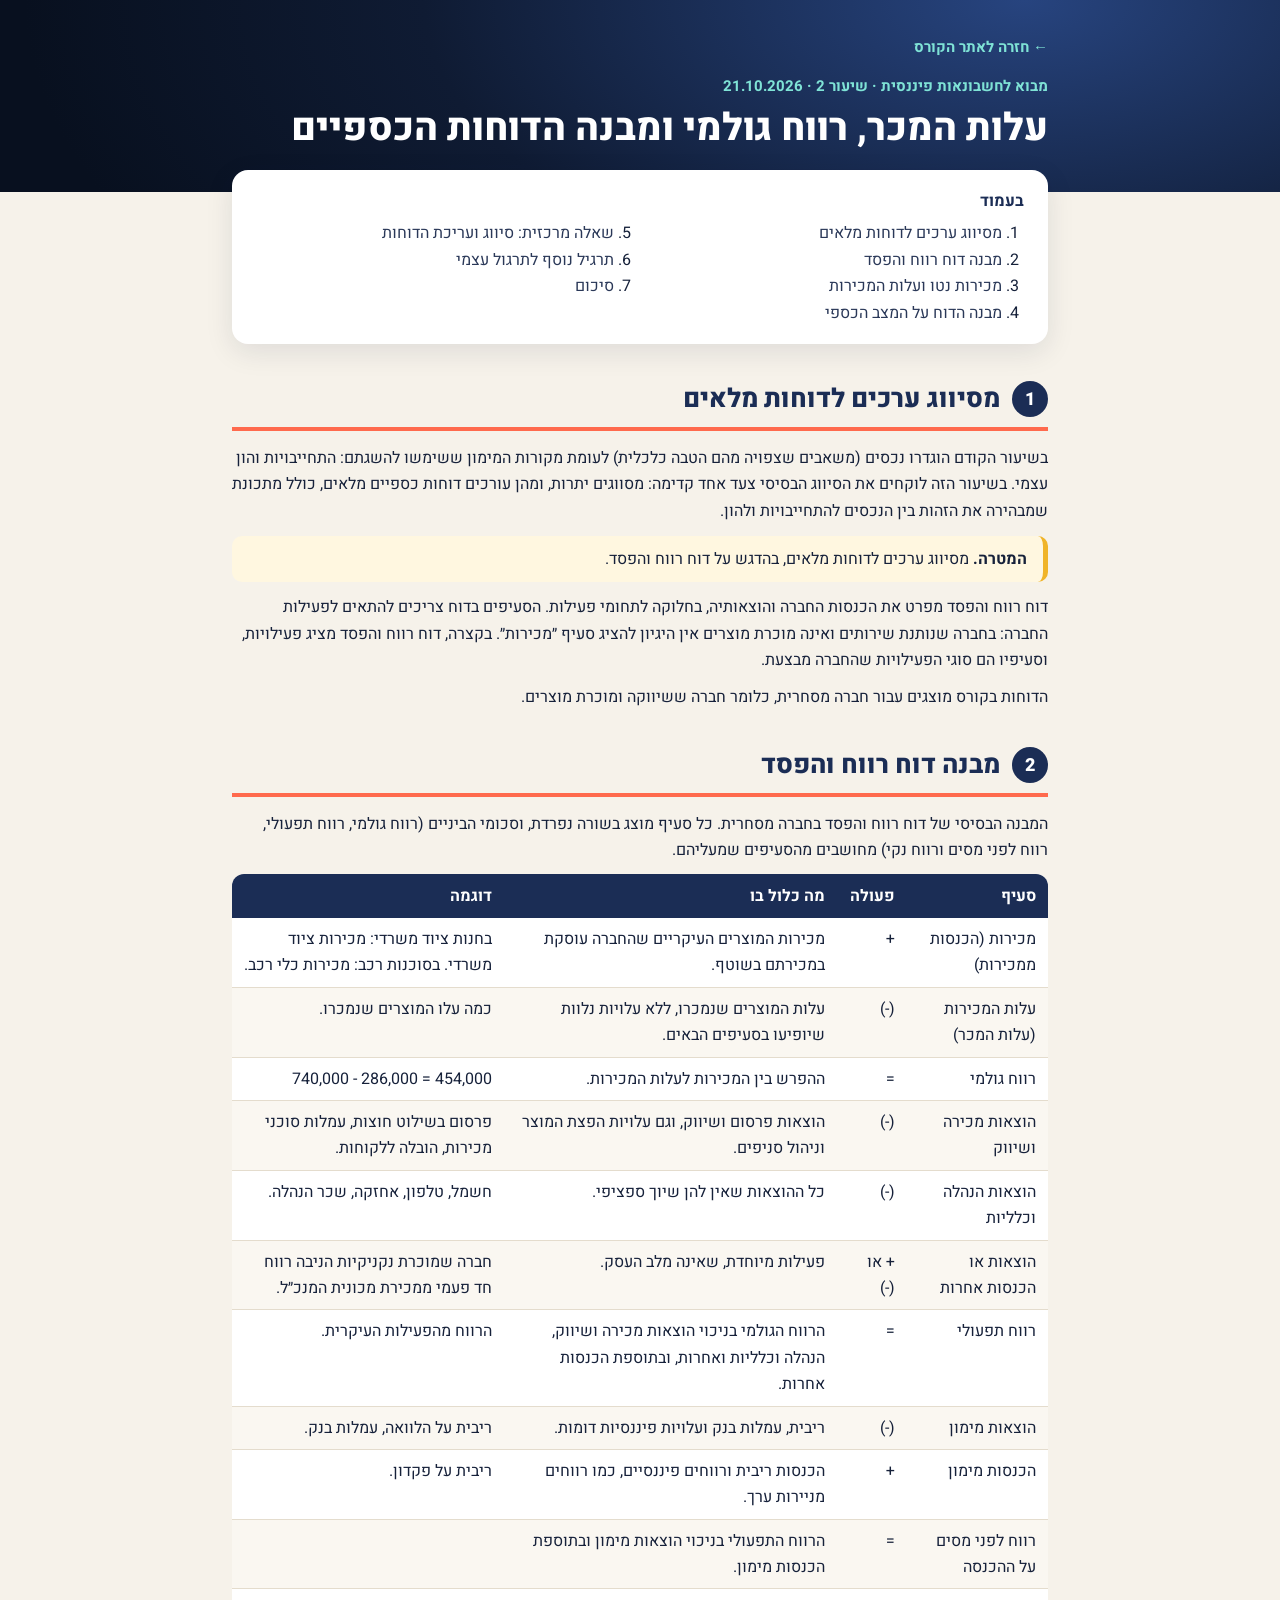
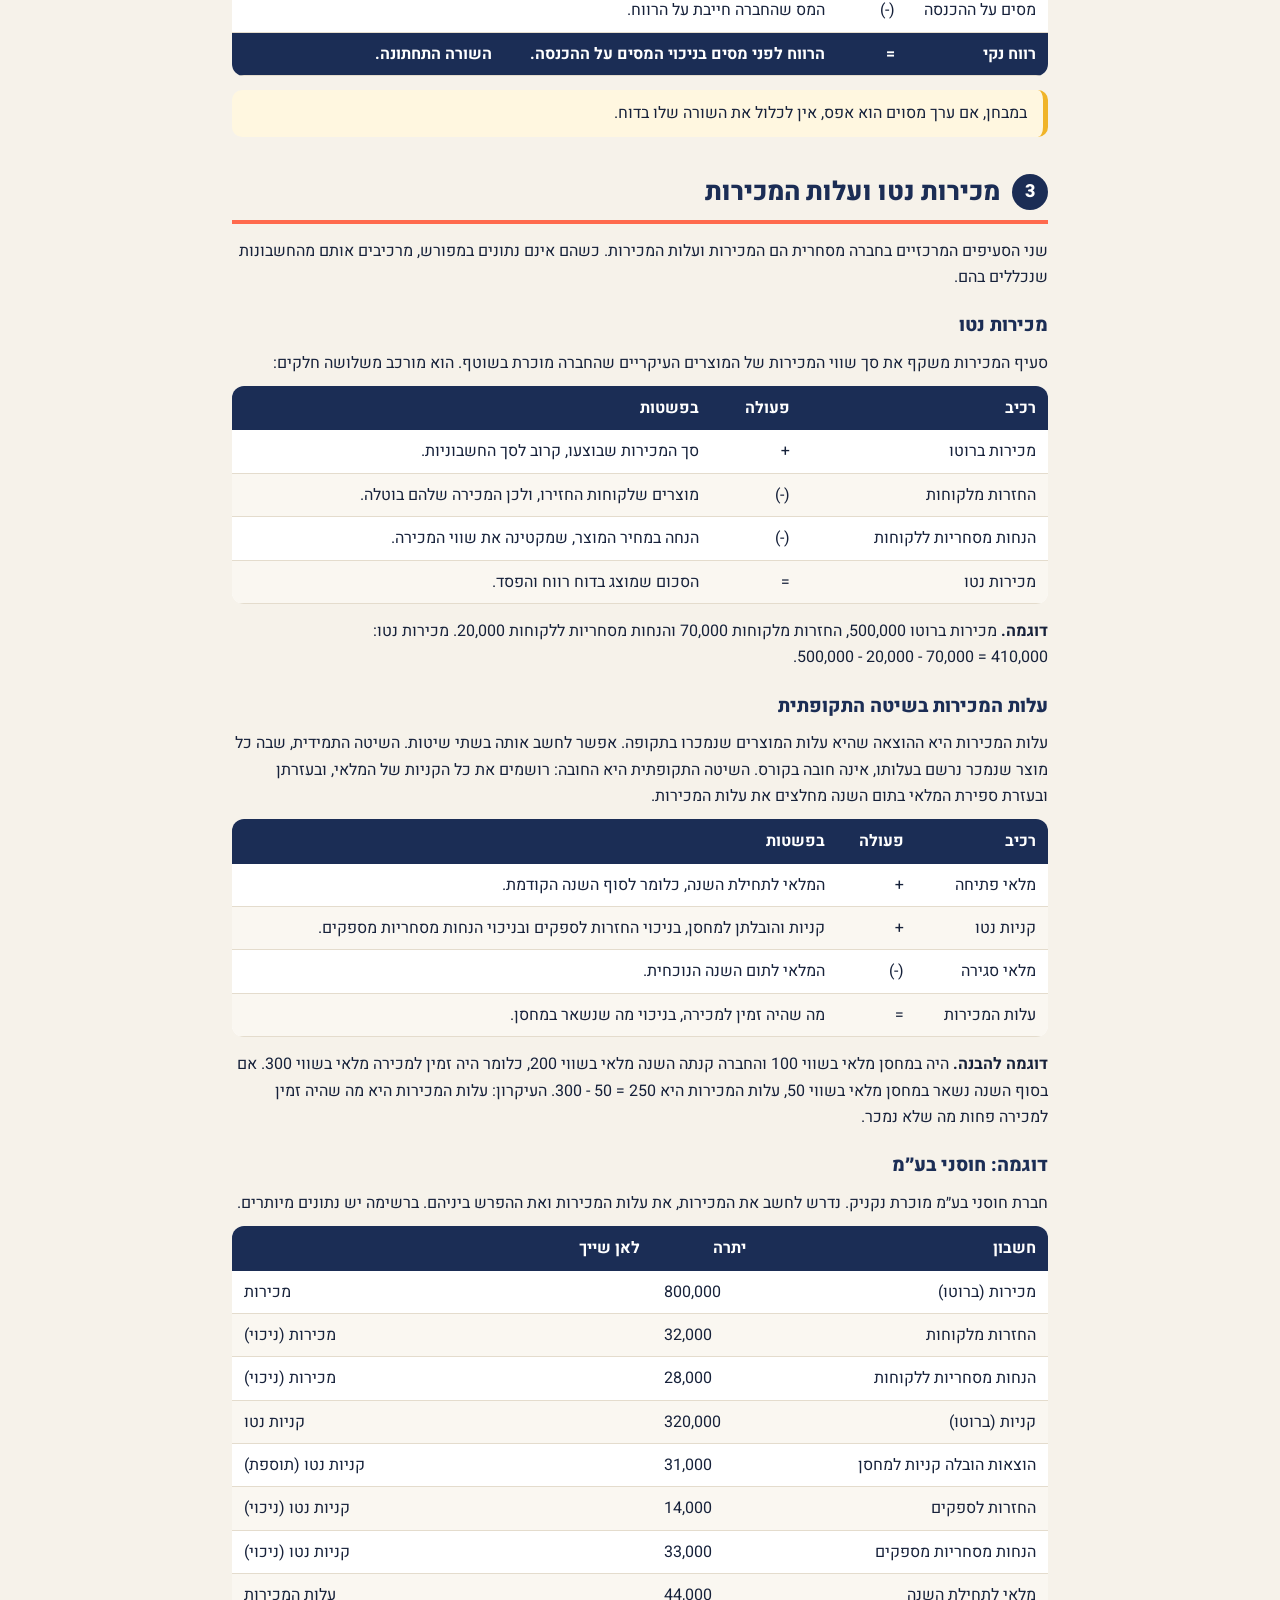
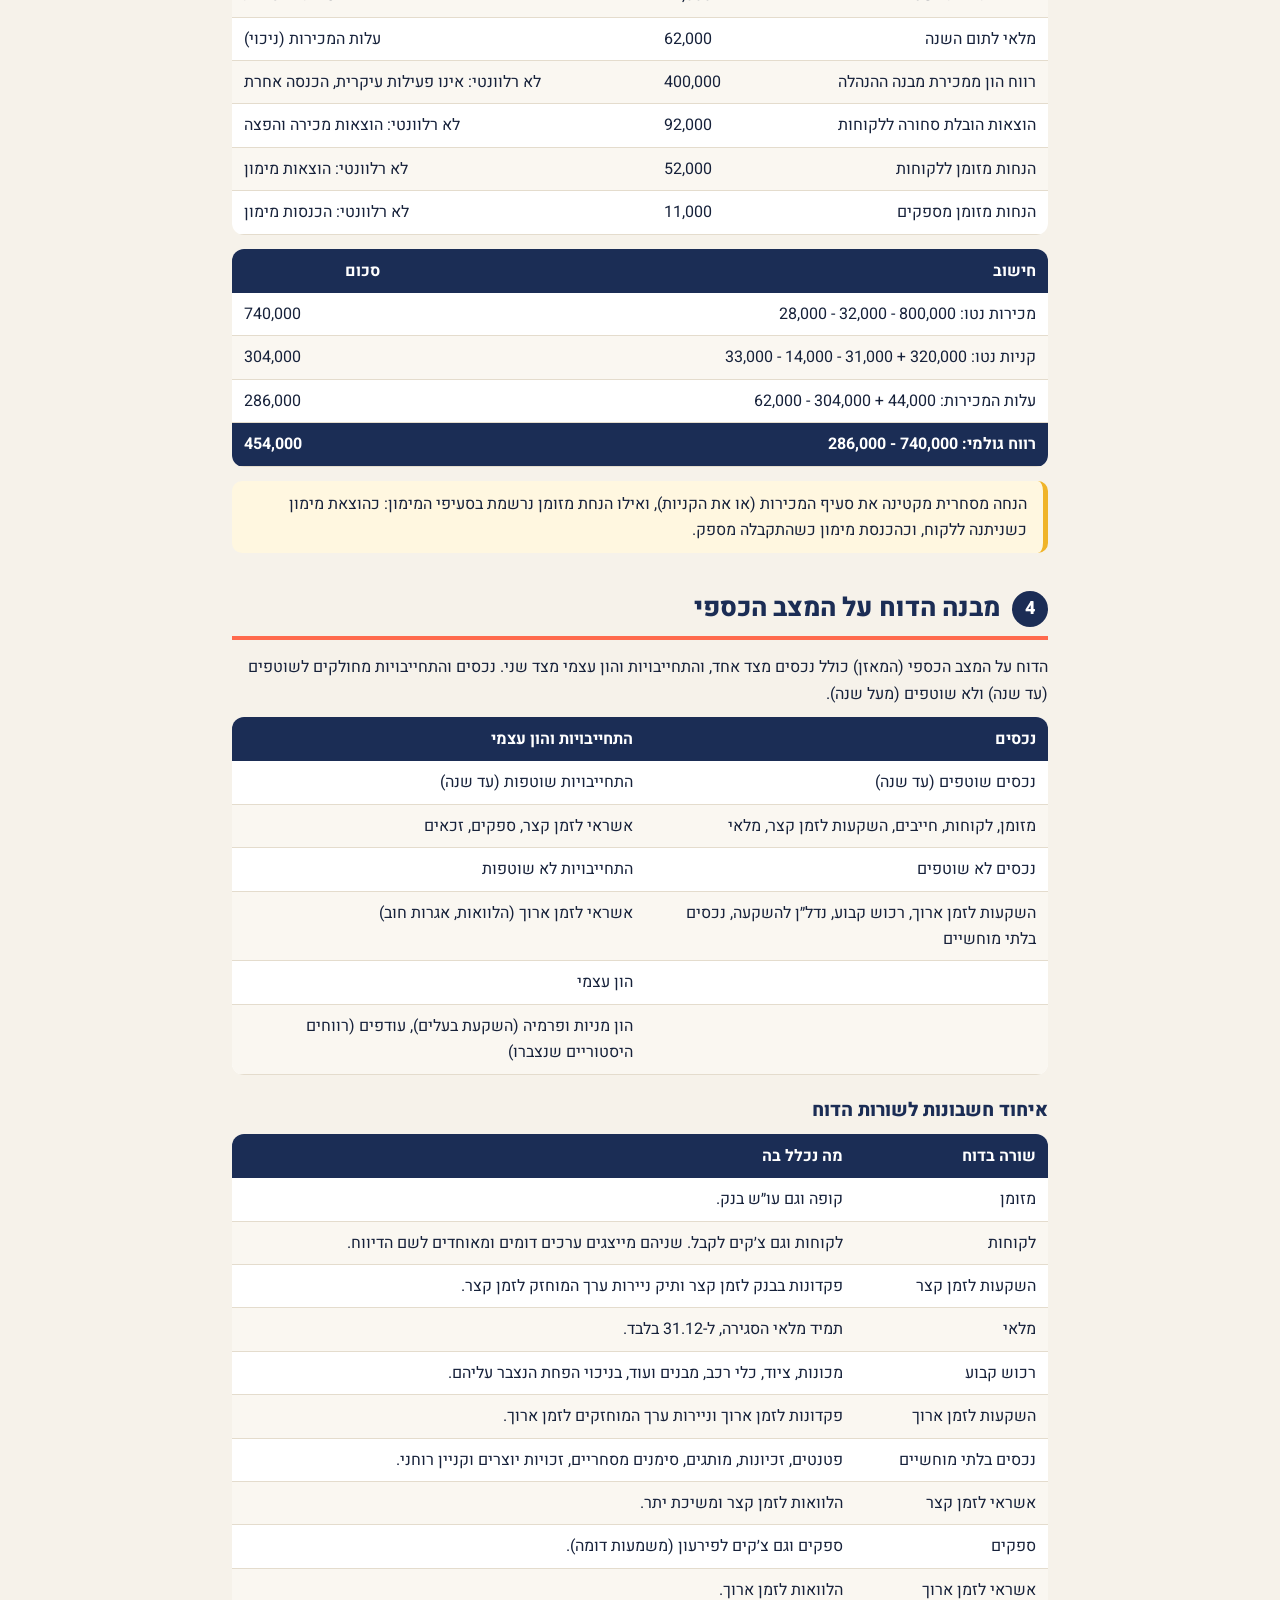
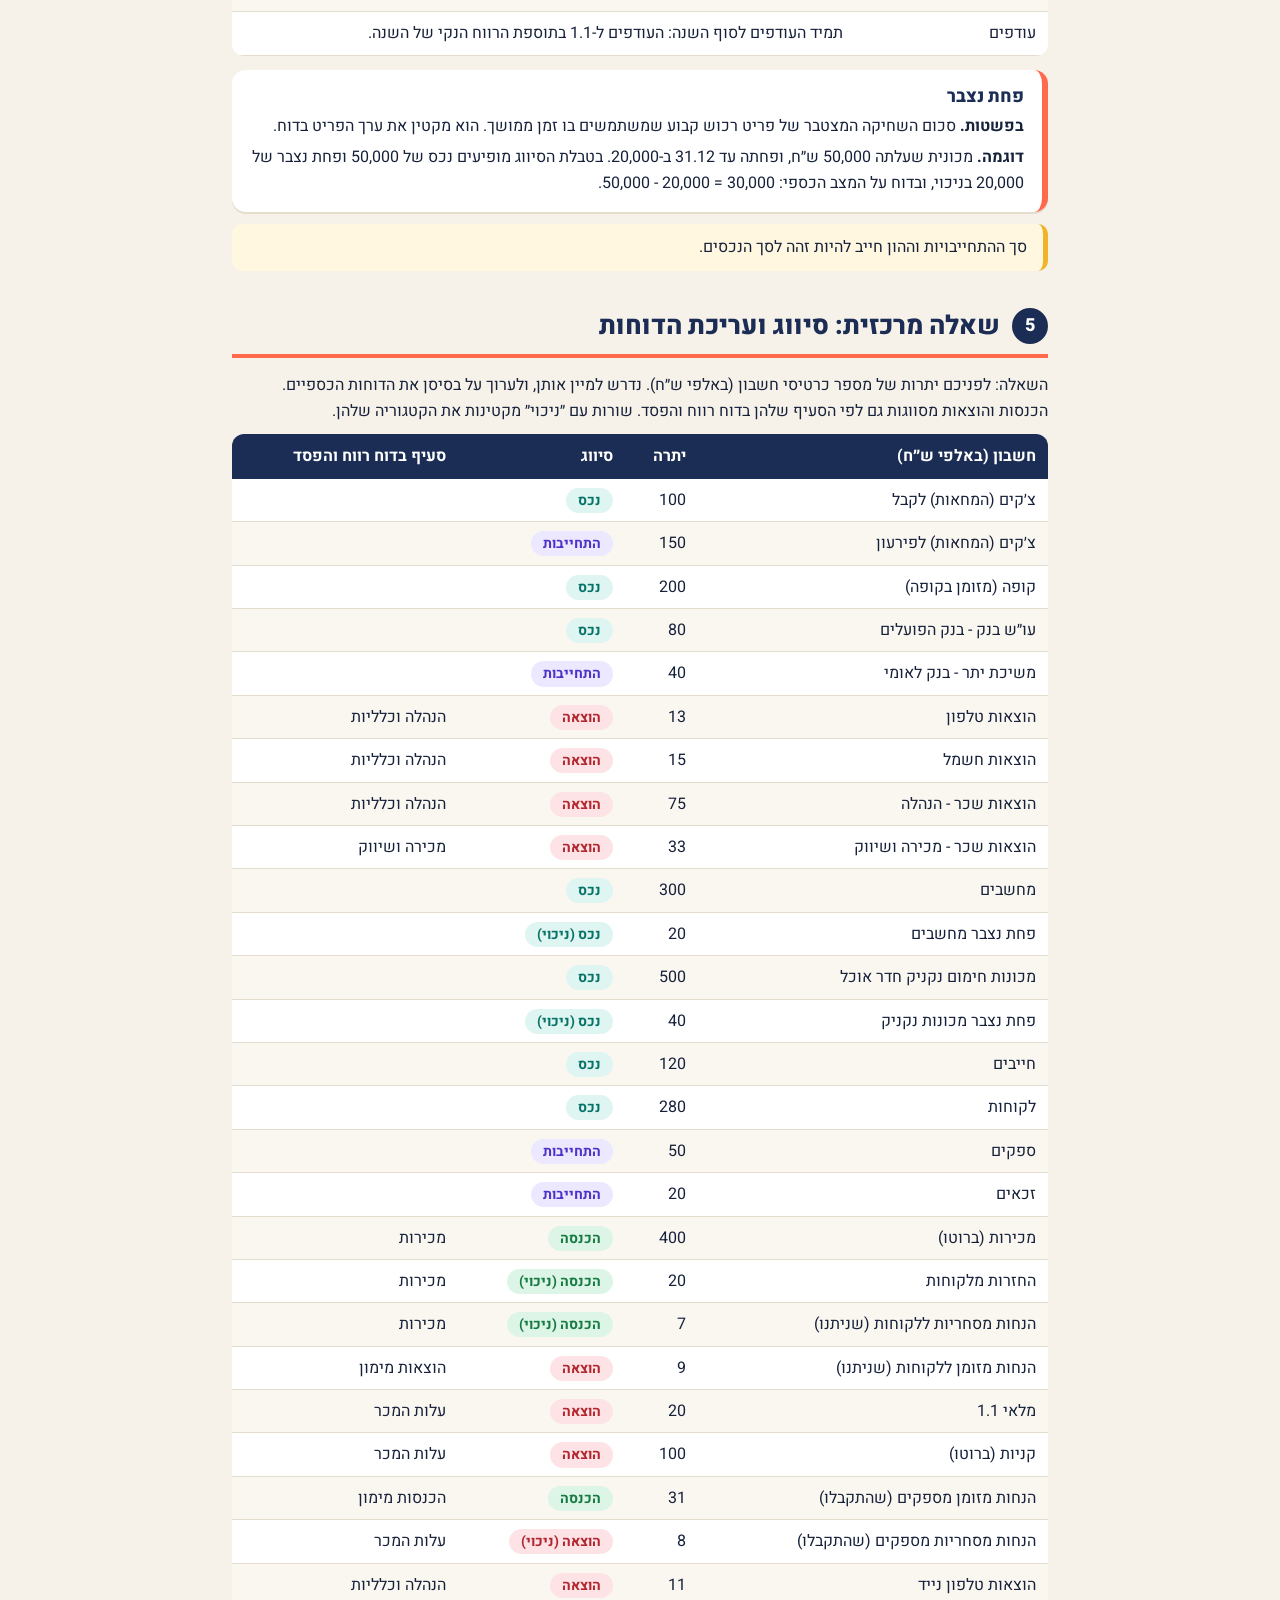
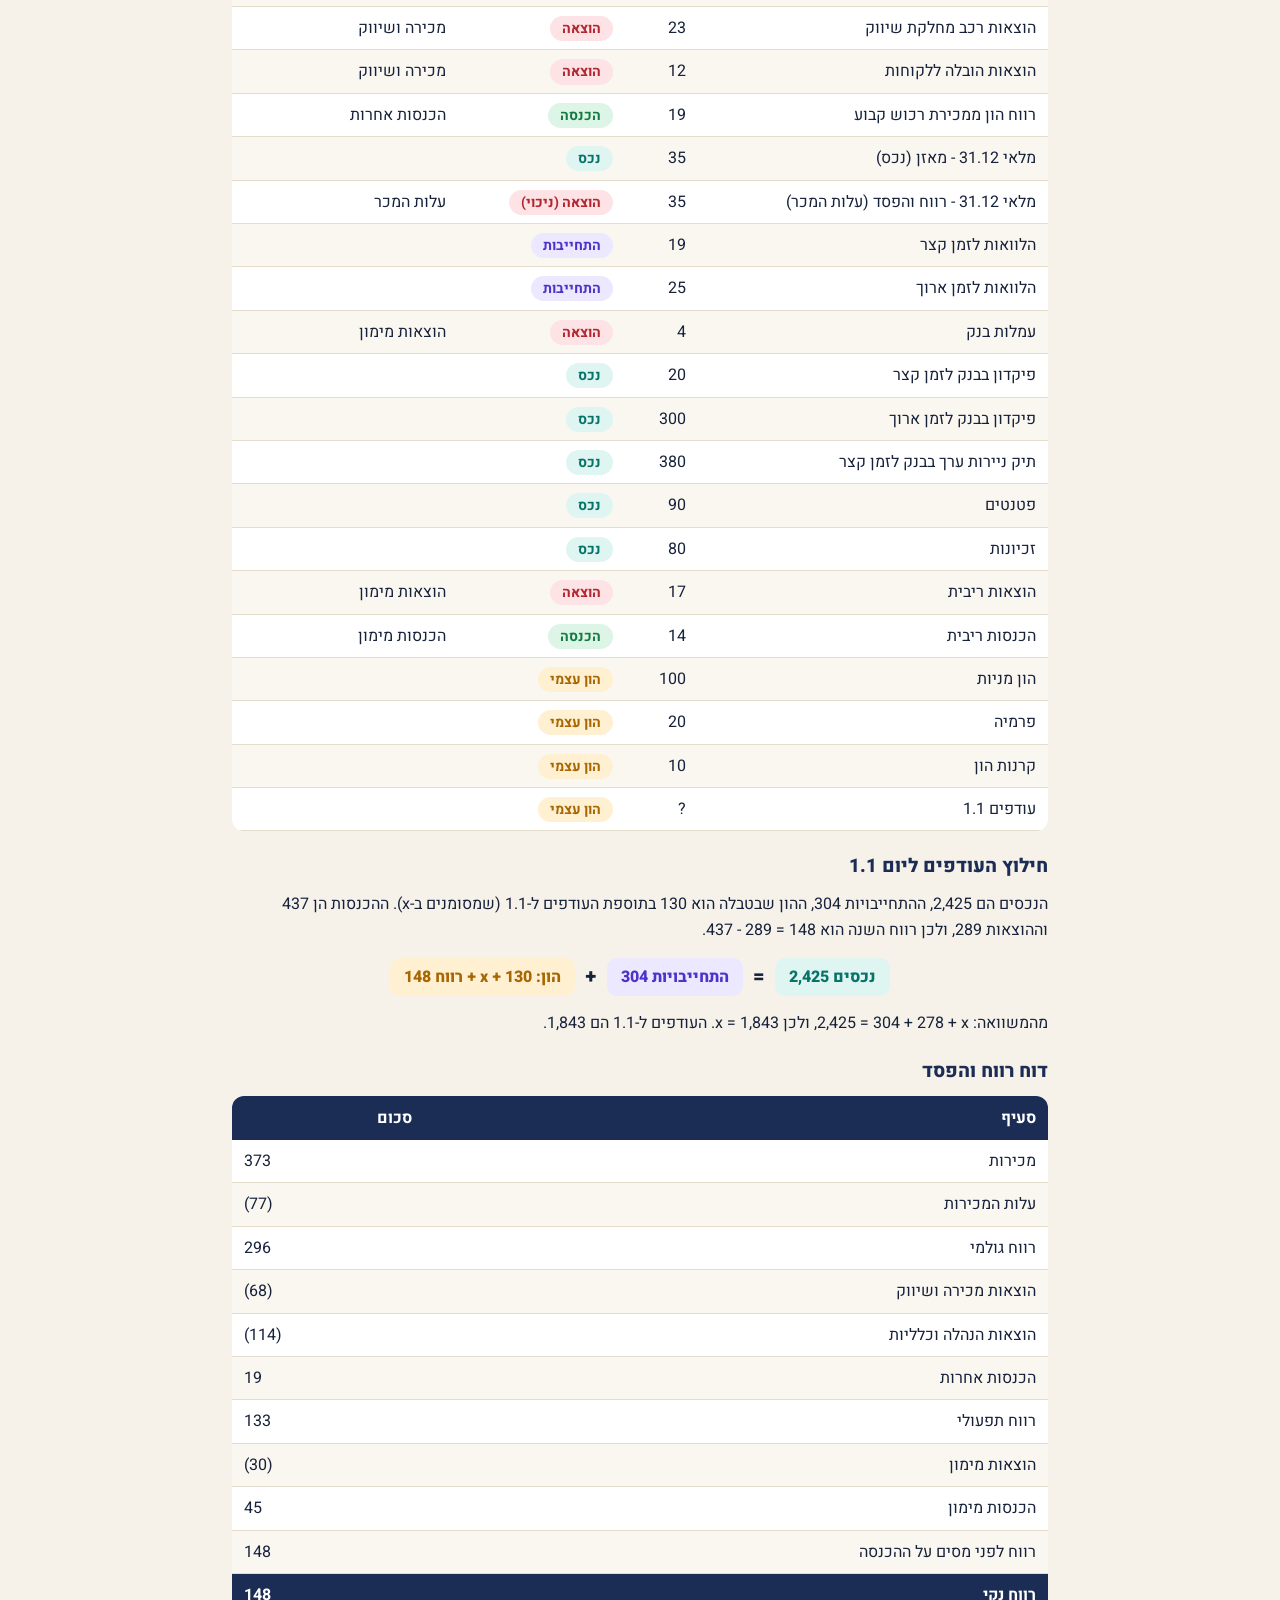
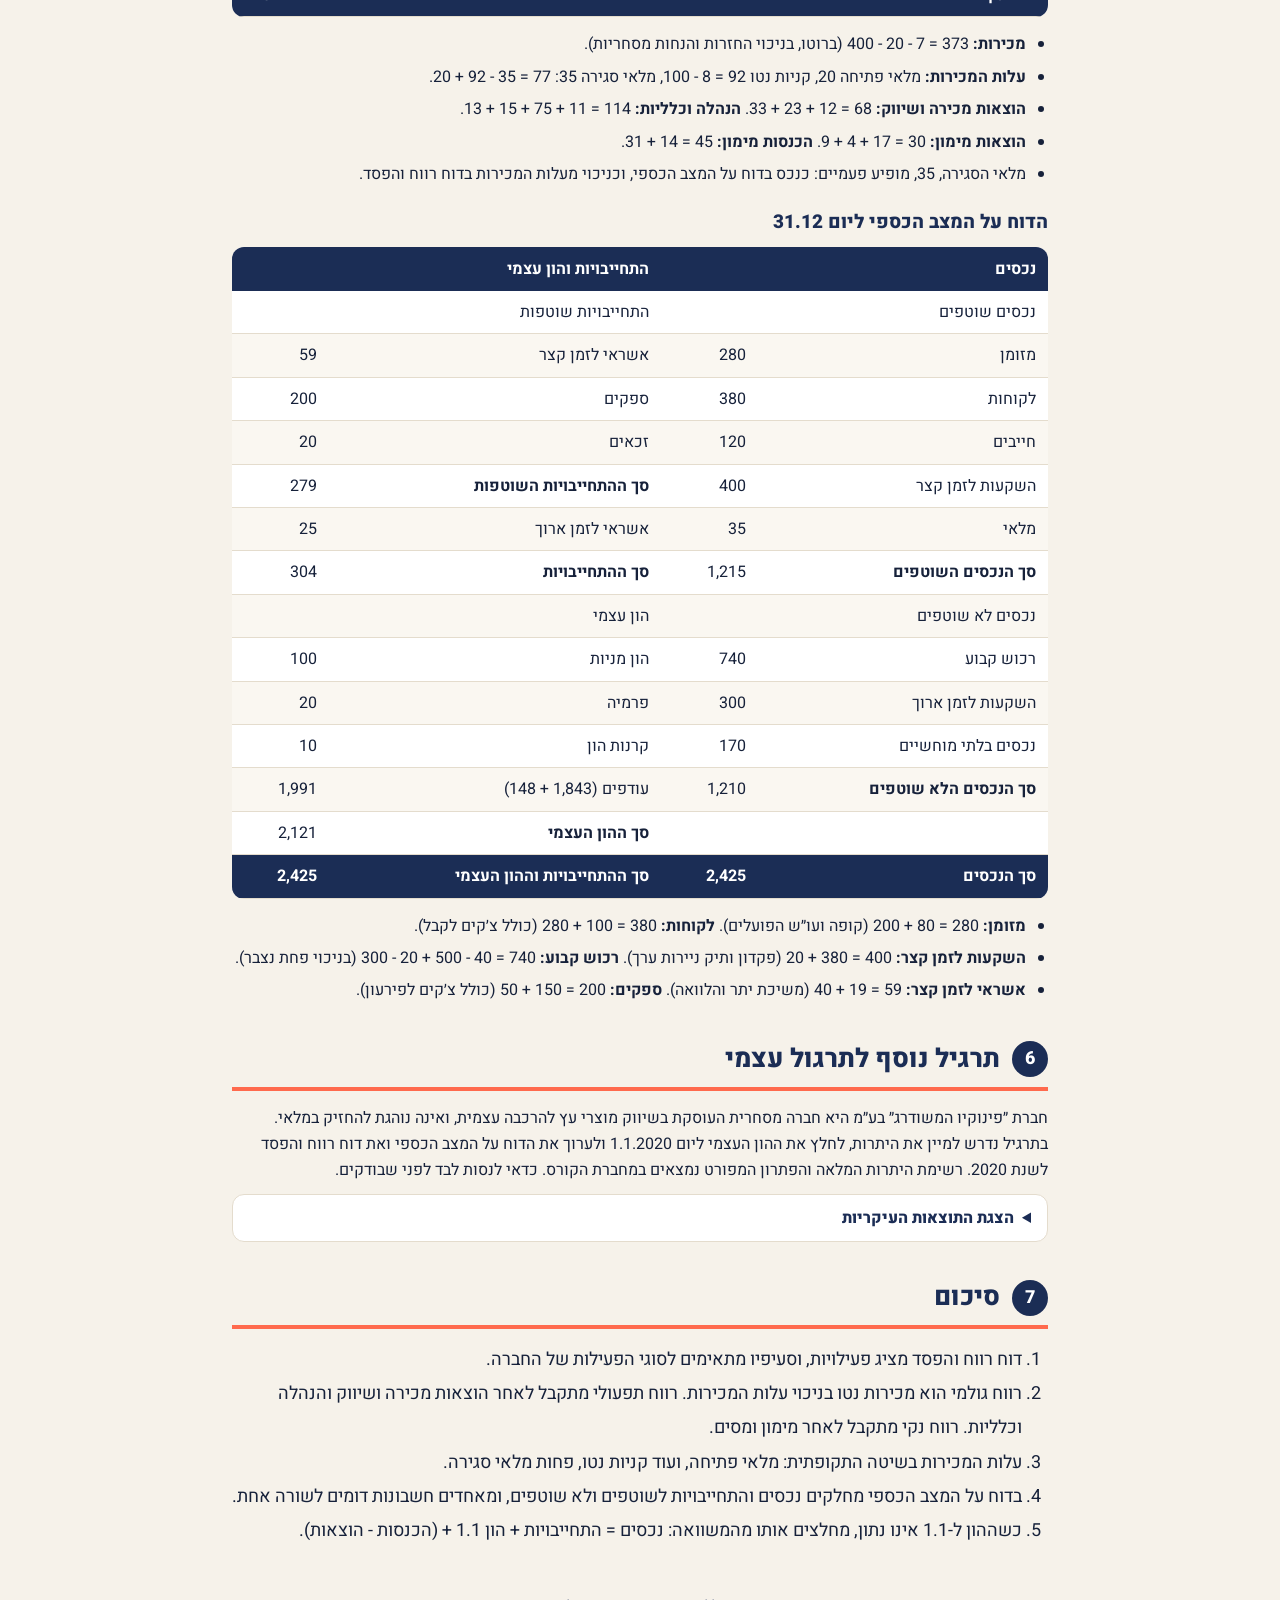
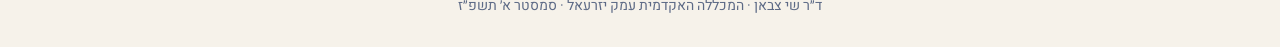
<file: lectures/lecture-2/notes.html>
<!doctype html>
<html lang="he" dir="rtl">
<head>
<meta charset="utf-8">
<meta name="viewport" content="width=device-width,initial-scale=1">
<title>שיעור 2 | מבוא לחשבונאות פיננסית | סיכום</title>
<link rel="stylesheet" href="../../assets/fonts.css">
<style>
:root{--ink:#16213a;--ink2:#2a3858;--mut:#5d6a86;--paper:#f6f2ea;--line:#e4dccd;--coral:#ff6a4d;--navy:#0f1b33;--navy2:#1b2d55;--asset:#0f9d90}
*{box-sizing:border-box;margin:0;padding:0}
body{font-family:'Heebo','Segoe UI','Arial Hebrew',Arial,sans-serif;background:var(--paper);color:var(--ink);line-height:1.65;-webkit-font-smoothing:antialiased}
a{color:inherit}
.n{direction:ltr;unicode-bidi:isolate;display:inline-block}
.top{background:radial-gradient(1000px 500px at 80% 0%,#27447f 0%,var(--navy) 60%,#08101f 100%);color:#fff;padding:34px 0 40px}
.wrap{max-width:860px;margin:0 auto;padding:0 22px}
.back{display:inline-block;color:#7fe3d6;font-weight:700;text-decoration:none;font-size:15px;margin-bottom:14px}
.back:hover{text-decoration:underline}
.kick{color:#7fe3d6;font-weight:700;font-size:15px}
h1{font-size:clamp(26px,4.4vw,38px);line-height:1.25;font-weight:800;margin-top:6px}
.toc{background:#fff;border-radius:16px;padding:18px 24px;margin:-22px 0 8px;box-shadow:0 8px 28px rgba(22,33,58,.1);position:relative}
.toc b{color:var(--navy2)}
.toc ol{padding-right:22px;columns:2;column-gap:30px;margin-top:6px}
.toc a{text-decoration:none;color:var(--ink2)}
.toc a:hover{color:var(--coral)}
section{margin-top:34px}
h2{font-size:26px;font-weight:800;color:var(--navy2);padding-bottom:6px;border-bottom:4px solid var(--coral);margin-bottom:14px;display:flex;gap:12px;align-items:center}
h2 .sn{flex:none;width:36px;height:36px;border-radius:50%;background:var(--navy2);color:#fff;display:grid;place-items:center;font-size:18px}
h3{font-size:19px;font-weight:800;color:var(--navy2);margin:20px 0 8px}
p{margin:0 0 10px}
.tw{overflow-x:auto;margin:8px 0 14px}
table{width:100%;border-collapse:collapse;background:#fff;border-radius:12px;overflow:hidden;font-size:16px}
th{background:var(--navy2);color:#fff;text-align:right;padding:9px 12px;font-weight:700}
td{padding:8px 12px;border-bottom:1px solid var(--line);vertical-align:top;text-align:right}
tbody tr:nth-child(even) td{background:#faf7f1}
table.num td:nth-child(n+2){text-align:left}
tr.tot td{background:var(--navy2)!important;color:#fff;font-weight:700}
.term{background:#fff;border-radius:14px;padding:12px 18px;margin:0 0 12px;border-right:6px solid var(--coral);box-shadow:0 2px 0 var(--line)}
.term .th{font-weight:800;color:var(--navy2);font-size:18px;margin-bottom:2px}
.term p{margin:0 0 4px;font-size:16px}
.note{background:#fff7e0;border-right:5px solid #f0b429;border-radius:10px;padding:10px 16px;margin:12px 0}
.eq{display:flex;gap:10px;align-items:center;justify-content:center;flex-wrap:wrap;margin:14px 0}
.eb{padding:6px 14px;border-radius:10px;font-weight:800}
.eb.a{background:#dff5f2;color:#087469}.eb.l{background:#ece8ff;color:#4f33c9}.eb.q{background:#fff0d2;color:#a86703}.eb.i{background:#dcf5e6;color:#167a43}.eb.x{background:#fde3e5;color:#b3262f}
.eo{font-weight:800;font-size:20px}
.chip{display:inline-block;border-radius:99px;padding:1px 12px;font-weight:700;font-size:14px}
.chip.c-a{background:#dff5f2;color:#087469}.chip.c-l{background:#ece8ff;color:#4f33c9}.chip.c-q{background:#fff0d2;color:#a86703}.chip.c-i{background:#dcf5e6;color:#167a43}.chip.c-x{background:#fde3e5;color:#b3262f}
ul.rules{padding-right:22px}ul.rules li{margin-bottom:6px}
ol.five{padding-right:26px;font-size:18px;line-height:1.9}
details{background:#fff;border-radius:12px;padding:10px 16px;margin:10px 0;border:1px solid var(--line)}
summary{cursor:pointer;font-weight:800;color:var(--navy2)}
details[open] summary{margin-bottom:8px}
footer{margin:46px 0 30px;color:var(--mut);font-size:14px;text-align:center}
@media print{.top{background:#fff!important;color:#000}.back,.toc{display:none}section{break-inside:avoid-page}}
@media (max-width:640px){.toc ol{columns:1}}
</style>
</head>
<body>
<div class="top"><div class="wrap"><a class="back" href="../../index.html">← חזרה לאתר הקורס</a><div class="kick">מבוא לחשבונאות פיננסית · שיעור 2 · 21.10.2026</div><h1>עלות המכר, רווח גולמי ומבנה הדוחות הכספיים</h1></div></div>
<div class="wrap"><nav class="toc"><b>בעמוד</b><ol><li><a href="#s1">מסיווג ערכים לדוחות מלאים</a></li><li><a href="#s2">מבנה דוח רווח והפסד</a></li><li><a href="#s3">מכירות נטו ועלות המכירות</a></li><li><a href="#s4">מבנה הדוח על המצב הכספי</a></li><li><a href="#s5">שאלה מרכזית: סיווג ועריכת הדוחות</a></li><li><a href="#s6">תרגיל נוסף לתרגול עצמי</a></li><li><a href="#s7">סיכום</a></li></ol></nav>
<section id="s1"><h2><span class="sn">1</span>מסיווג ערכים לדוחות מלאים</h2>
<p>בשיעור הקודם הוגדרו נכסים (משאבים שצפויה מהם הטבה כלכלית) לעומת מקורות המימון ששימשו להשגתם: התחייבויות והון עצמי. בשיעור הזה לוקחים את הסיווג הבסיסי צעד אחד קדימה: מסווגים יתרות, ומהן עורכים דוחות כספיים מלאים, כולל מתכונת שמבהירה את הזהות בין הנכסים להתחייבויות ולהון.</p>
<div class="note"><b>המטרה.</b> מסיווג ערכים לדוחות מלאים, בהדגש על דוח רווח והפסד.</div>
<p>דוח רווח והפסד מפרט את הכנסות החברה והוצאותיה, בחלוקה לתחומי פעילות. הסעיפים בדוח צריכים להתאים לפעילות החברה: בחברה שנותנת שירותים ואינה מוכרת מוצרים אין היגיון להציג סעיף ״מכירות״. בקצרה, דוח רווח והפסד מציג פעילויות, וסעיפיו הם סוגי הפעילויות שהחברה מבצעת.</p>
<p>הדוחות בקורס מוצגים עבור חברה מסחרית, כלומר חברה ששיווקה ומוכרת מוצרים.</p>
</section><section id="s2"><h2><span class="sn">2</span>מבנה דוח רווח והפסד</h2>
<p>המבנה הבסיסי של דוח רווח והפסד בחברה מסחרית. כל סעיף מוצג בשורה נפרדת, וסכומי הביניים (רווח גולמי, רווח תפעולי, רווח לפני מסים ורווח נקי) מחושבים מהסעיפים שמעליהם.</p>
<div class="tw"><table class=""><thead><tr><th>סעיף</th><th>פעולה</th><th>מה כלול בו</th><th>דוגמה</th></tr></thead><tbody><tr><td>מכירות (הכנסות ממכירות)</td><td>+</td><td>מכירות המוצרים העיקריים שהחברה עוסקת במכירתם בשוטף.</td><td>בחנות ציוד משרדי: מכירות ציוד משרדי. בסוכנות רכב: מכירות כלי רכב.</td></tr><tr><td>עלות המכירות (עלות המכר)</td><td>(-)</td><td>עלות המוצרים שנמכרו, ללא עלויות נלוות שיופיעו בסעיפים הבאים.</td><td>כמה עלו המוצרים שנמכרו.</td></tr><tr class="sub"><td>רווח גולמי</td><td>=</td><td>ההפרש בין המכירות לעלות המכירות.</td><td><span class="n">740,000 - 286,000 = 454,000</span></td></tr><tr><td>הוצאות מכירה ושיווק</td><td>(-)</td><td>הוצאות פרסום ושיווק, וגם עלויות הפצת המוצר וניהול סניפים.</td><td>פרסום בשילוט חוצות, עמלות סוכני מכירות, הובלה ללקוחות.</td></tr><tr><td>הוצאות הנהלה וכלליות</td><td>(-)</td><td>כל ההוצאות שאין להן שיוך ספציפי.</td><td>חשמל, טלפון, אחזקה, שכר הנהלה.</td></tr><tr><td>הוצאות או הכנסות אחרות</td><td>+ או (-)</td><td>פעילות מיוחדת, שאינה מלב העסק.</td><td>חברה שמוכרת נקניקיות הניבה רווח חד פעמי ממכירת מכונית המנכ״ל.</td></tr><tr class="sub"><td>רווח תפעולי</td><td>=</td><td>הרווח הגולמי בניכוי הוצאות מכירה ושיווק, הנהלה וכלליות ואחרות, ובתוספת הכנסות אחרות.</td><td>הרווח מהפעילות העיקרית.</td></tr><tr><td>הוצאות מימון</td><td>(-)</td><td>ריבית, עמלות בנק ועלויות פיננסיות דומות.</td><td>ריבית על הלוואה, עמלות בנק.</td></tr><tr><td>הכנסות מימון</td><td>+</td><td>הכנסות ריבית ורווחים פיננסיים, כמו רווחים מניירות ערך.</td><td>ריבית על פקדון.</td></tr><tr class="sub"><td>רווח לפני מסים על ההכנסה</td><td>=</td><td>הרווח התפעולי בניכוי הוצאות מימון ובתוספת הכנסות מימון.</td><td></td></tr><tr><td>מסים על ההכנסה</td><td>(-)</td><td>המס שהחברה חייבת על הרווח.</td><td></td></tr><tr class="tot"><td>רווח נקי</td><td>=</td><td>הרווח לפני מסים בניכוי המסים על ההכנסה.</td><td>השורה התחתונה.</td></tr></tbody></table></div>
<div class="note">במבחן, אם ערך מסוים הוא אפס, אין לכלול את השורה שלו בדוח.</div>
</section><section id="s3"><h2><span class="sn">3</span>מכירות נטו ועלות המכירות</h2>
<p>שני הסעיפים המרכזיים בחברה מסחרית הם המכירות ועלות המכירות. כשהם אינם נתונים במפורש, מרכיבים אותם מהחשבונות שנכללים בהם.</p>
<h3>מכירות נטו</h3>
<p>סעיף המכירות משקף את סך שווי המכירות של המוצרים העיקריים שהחברה מוכרת בשוטף. הוא מורכב משלושה חלקים:</p>
<div class="tw"><table class=""><thead><tr><th>רכיב</th><th>פעולה</th><th>בפשטות</th></tr></thead><tbody><tr><td>מכירות ברוטו</td><td>+</td><td>סך המכירות שבוצעו, קרוב לסך החשבוניות.</td></tr><tr><td>החזרות מלקוחות</td><td>(-)</td><td>מוצרים שלקוחות החזירו, ולכן המכירה שלהם בוטלה.</td></tr><tr><td>הנחות מסחריות ללקוחות</td><td>(-)</td><td>הנחה במחיר המוצר, שמקטינה את שווי המכירה.</td></tr><tr class="sub"><td>מכירות נטו</td><td>=</td><td>הסכום שמוצג בדוח רווח והפסד.</td></tr></tbody></table></div>
<p><b>דוגמה.</b> מכירות ברוטו 500,000, החזרות מלקוחות 70,000 והנחות מסחריות ללקוחות 20,000. מכירות נטו: <span class="n">500,000 - 20,000 - 70,000 = 410,000</span>.</p>
<h3>עלות המכירות בשיטה התקופתית</h3>
<p>עלות המכירות היא ההוצאה שהיא עלות המוצרים שנמכרו בתקופה. אפשר לחשב אותה בשתי שיטות. השיטה התמידית, שבה כל מוצר שנמכר נרשם בעלותו, אינה חובה בקורס. השיטה התקופתית היא החובה: רושמים את כל הקניות של המלאי, ובעזרתן ובעזרת ספירת המלאי בתום השנה מחלצים את עלות המכירות.</p>
<div class="tw"><table class=""><thead><tr><th>רכיב</th><th>פעולה</th><th>בפשטות</th></tr></thead><tbody><tr><td>מלאי פתיחה</td><td>+</td><td>המלאי לתחילת השנה, כלומר לסוף השנה הקודמת.</td></tr><tr><td>קניות נטו</td><td>+</td><td>קניות והובלתן למחסן, בניכוי החזרות לספקים ובניכוי הנחות מסחריות מספקים.</td></tr><tr><td>מלאי סגירה</td><td>(-)</td><td>המלאי לתום השנה הנוכחית.</td></tr><tr class="sub"><td>עלות המכירות</td><td>=</td><td>מה שהיה זמין למכירה, בניכוי מה שנשאר במחסן.</td></tr></tbody></table></div>
<p><b>דוגמה להבנה.</b> היה במחסן מלאי בשווי 100 והחברה קנתה השנה מלאי בשווי 200, כלומר היה זמין למכירה מלאי בשווי 300. אם בסוף השנה נשאר במחסן מלאי בשווי 50, עלות המכירות היא <span class="n">300 - 50 = 250</span>. העיקרון: עלות המכירות היא מה שהיה זמין למכירה פחות מה שלא נמכר.</p>
<h3>דוגמה: חוסני בע״מ</h3>
<p>חברת חוסני בע״מ מוכרת נקניק. נדרש לחשב את המכירות, את עלות המכירות ואת ההפרש ביניהם. ברשימה יש נתונים מיותרים.</p>
<div class="tw"><table class="num"><thead><tr><th>חשבון</th><th>יתרה</th><th>לאן שייך</th></tr></thead><tbody><tr><td>מכירות (ברוטו)</td><td><span class="n">800,000</span></td><td>מכירות</td></tr><tr><td>החזרות מלקוחות</td><td><span class="n">32,000</span></td><td>מכירות (ניכוי)</td></tr><tr><td>הנחות מסחריות ללקוחות</td><td><span class="n">28,000</span></td><td>מכירות (ניכוי)</td></tr><tr><td>קניות (ברוטו)</td><td><span class="n">320,000</span></td><td>קניות נטו</td></tr><tr><td>הוצאות הובלה קניות למחסן</td><td><span class="n">31,000</span></td><td>קניות נטו (תוספת)</td></tr><tr><td>החזרות לספקים</td><td><span class="n">14,000</span></td><td>קניות נטו (ניכוי)</td></tr><tr><td>הנחות מסחריות מספקים</td><td><span class="n">33,000</span></td><td>קניות נטו (ניכוי)</td></tr><tr><td>מלאי לתחילת השנה</td><td><span class="n">44,000</span></td><td>עלות המכירות</td></tr><tr><td>מלאי לתום השנה</td><td><span class="n">62,000</span></td><td>עלות המכירות (ניכוי)</td></tr><tr><td>רווח הון ממכירת מבנה ההנהלה</td><td><span class="n">400,000</span></td><td>לא רלוונטי: אינו פעילות עיקרית, הכנסה אחרת</td></tr><tr><td>הוצאות הובלת סחורה ללקוחות</td><td><span class="n">92,000</span></td><td>לא רלוונטי: הוצאות מכירה והפצה</td></tr><tr><td>הנחות מזומן ללקוחות</td><td><span class="n">52,000</span></td><td>לא רלוונטי: הוצאות מימון</td></tr><tr><td>הנחות מזומן מספקים</td><td><span class="n">11,000</span></td><td>לא רלוונטי: הכנסות מימון</td></tr></tbody></table></div>
<div class="tw"><table class="num"><thead><tr><th>חישוב</th><th>סכום</th></tr></thead><tbody><tr><td>מכירות נטו: 800,000 - 32,000 - 28,000</td><td><span class="n">740,000</span></td></tr><tr><td>קניות נטו: 320,000 + 31,000 - 14,000 - 33,000</td><td><span class="n">304,000</span></td></tr><tr><td>עלות המכירות: 44,000 + 304,000 - 62,000</td><td><span class="n">286,000</span></td></tr><tr class="tot"><td>רווח גולמי: 740,000 - 286,000</td><td><span class="n">454,000</span></td></tr></tbody></table></div>
<div class="note">הנחה מסחרית מקטינה את סעיף המכירות (או את הקניות), ואילו הנחת מזומן נרשמת בסעיפי המימון: כהוצאת מימון כשניתנה ללקוח, וכהכנסת מימון כשהתקבלה מספק.</div>
</section><section id="s4"><h2><span class="sn">4</span>מבנה הדוח על המצב הכספי</h2>
<p>הדוח על המצב הכספי (המאזן) כולל נכסים מצד אחד, והתחייבויות והון עצמי מצד שני. נכסים והתחייבויות מחולקים לשוטפים (עד שנה) ולא שוטפים (מעל שנה).</p>
<div class="tw"><table class=""><thead><tr><th>נכסים</th><th>התחייבויות והון עצמי</th></tr></thead><tbody><tr class="grp"><td>נכסים שוטפים (עד שנה)</td><td>התחייבויות שוטפות (עד שנה)</td></tr><tr><td>מזומן, לקוחות, חייבים, השקעות לזמן קצר, מלאי</td><td>אשראי לזמן קצר, ספקים, זכאים</td></tr><tr class="grp"><td>נכסים לא שוטפים</td><td>התחייבויות לא שוטפות</td></tr><tr><td>השקעות לזמן ארוך, רכוש קבוע, נדל״ן להשקעה, נכסים בלתי מוחשיים</td><td>אשראי לזמן ארוך (הלוואות, אגרות חוב)</td></tr><tr class="grp"><td></td><td>הון עצמי</td></tr><tr><td></td><td>הון מניות ופרמיה (השקעת בעלים), עודפים (רווחים היסטוריים שנצברו)</td></tr></tbody></table></div>
<h3>איחוד חשבונות לשורות הדוח</h3>
<div class="tw"><table class=""><thead><tr><th>שורה בדוח</th><th>מה נכלל בה</th></tr></thead><tbody><tr><td>מזומן</td><td>קופה וגם עו״ש בנק.</td></tr><tr><td>לקוחות</td><td>לקוחות וגם צ׳קים לקבל. שניהם מייצגים ערכים דומים ומאוחדים לשם הדיווח.</td></tr><tr><td>השקעות לזמן קצר</td><td>פקדונות בבנק לזמן קצר ותיק ניירות ערך המוחזק לזמן קצר.</td></tr><tr><td>מלאי</td><td>תמיד מלאי הסגירה, ל-31.12 בלבד.</td></tr><tr><td>רכוש קבוע</td><td>מכונות, ציוד, כלי רכב, מבנים ועוד, בניכוי הפחת הנצבר עליהם.</td></tr><tr><td>השקעות לזמן ארוך</td><td>פקדונות לזמן ארוך וניירות ערך המוחזקים לזמן ארוך.</td></tr><tr><td>נכסים בלתי מוחשיים</td><td>פטנטים, זכיונות, מותגים, סימנים מסחריים, זכויות יוצרים וקניין רוחני.</td></tr><tr><td>אשראי לזמן קצר</td><td>הלוואות לזמן קצר ומשיכת יתר.</td></tr><tr><td>ספקים</td><td>ספקים וגם צ׳קים לפירעון (משמעות דומה).</td></tr><tr><td>אשראי לזמן ארוך</td><td>הלוואות לזמן ארוך.</td></tr><tr><td>עודפים</td><td>תמיד העודפים לסוף השנה: העודפים ל-1.1 בתוספת הרווח הנקי של השנה.</td></tr></tbody></table></div>
<div class="term"><div class="th">פחת נצבר</div><p><b>בפשטות.</b> סכום השחיקה המצטבר של פריט רכוש קבוע שמשתמשים בו זמן ממושך. הוא מקטין את ערך הפריט בדוח.</p><p><b>דוגמה.</b> מכונית שעלתה 50,000 ש״ח, ופחתה עד 31.12 ב-20,000. בטבלת הסיווג מופיעים נכס של 50,000 ופחת נצבר של 20,000 בניכוי, ובדוח על המצב הכספי: <span class="n">50,000 - 20,000 = 30,000</span>.</p></div>
<div class="note">סך ההתחייבויות וההון חייב להיות זהה לסך הנכסים.</div>
</section><section id="s5"><h2><span class="sn">5</span>שאלה מרכזית: סיווג ועריכת הדוחות</h2>
<p>השאלה: לפניכם יתרות של מספר כרטיסי חשבון (באלפי ש״ח). נדרש למיין אותן, ולערוך על בסיסן את הדוחות הכספיים. הכנסות והוצאות מסווגות גם לפי הסעיף שלהן בדוח רווח והפסד. שורות עם ״ניכוי״ מקטינות את הקטגוריה שלהן.</p>
<div class="tw"><table class="cls"><thead><tr><th>חשבון (באלפי ש״ח)</th><th>יתרה</th><th>סיווג</th><th>סעיף בדוח רווח והפסד</th></tr></thead><tbody><tr><td>צ׳קים (המחאות) לקבל</td><td><span class="n">100</span></td><td><span class="chip c-a">נכס</span></td><td></td></tr><tr><td>צ׳קים (המחאות) לפירעון</td><td><span class="n">150</span></td><td><span class="chip c-l">התחייבות</span></td><td></td></tr><tr><td>קופה (מזומן בקופה)</td><td><span class="n">200</span></td><td><span class="chip c-a">נכס</span></td><td></td></tr><tr><td>עו״ש בנק - בנק הפועלים</td><td><span class="n">80</span></td><td><span class="chip c-a">נכס</span></td><td></td></tr><tr><td>משיכת יתר - בנק לאומי</td><td><span class="n">40</span></td><td><span class="chip c-l">התחייבות</span></td><td></td></tr><tr><td>הוצאות טלפון</td><td><span class="n">13</span></td><td><span class="chip c-x">הוצאה</span></td><td>הנהלה וכלליות</td></tr><tr><td>הוצאות חשמל</td><td><span class="n">15</span></td><td><span class="chip c-x">הוצאה</span></td><td>הנהלה וכלליות</td></tr><tr><td>הוצאות שכר - הנהלה</td><td><span class="n">75</span></td><td><span class="chip c-x">הוצאה</span></td><td>הנהלה וכלליות</td></tr><tr><td>הוצאות שכר - מכירה ושיווק</td><td><span class="n">33</span></td><td><span class="chip c-x">הוצאה</span></td><td>מכירה ושיווק</td></tr><tr><td>מחשבים</td><td><span class="n">300</span></td><td><span class="chip c-a">נכס</span></td><td></td></tr><tr><td>פחת נצבר מחשבים</td><td><span class="n">20</span></td><td><span class="chip c-a">נכס (ניכוי)</span></td><td></td></tr><tr><td>מכונות חימום נקניק חדר אוכל</td><td><span class="n">500</span></td><td><span class="chip c-a">נכס</span></td><td></td></tr><tr><td>פחת נצבר מכונות נקניק</td><td><span class="n">40</span></td><td><span class="chip c-a">נכס (ניכוי)</span></td><td></td></tr><tr><td>חייבים</td><td><span class="n">120</span></td><td><span class="chip c-a">נכס</span></td><td></td></tr><tr><td>לקוחות</td><td><span class="n">280</span></td><td><span class="chip c-a">נכס</span></td><td></td></tr><tr><td>ספקים</td><td><span class="n">50</span></td><td><span class="chip c-l">התחייבות</span></td><td></td></tr><tr><td>זכאים</td><td><span class="n">20</span></td><td><span class="chip c-l">התחייבות</span></td><td></td></tr><tr><td>מכירות (ברוטו)</td><td><span class="n">400</span></td><td><span class="chip c-i">הכנסה</span></td><td>מכירות</td></tr><tr><td>החזרות מלקוחות</td><td><span class="n">20</span></td><td><span class="chip c-i">הכנסה (ניכוי)</span></td><td>מכירות</td></tr><tr><td>הנחות מסחריות ללקוחות (שניתנו)</td><td><span class="n">7</span></td><td><span class="chip c-i">הכנסה (ניכוי)</span></td><td>מכירות</td></tr><tr><td>הנחות מזומן ללקוחות (שניתנו)</td><td><span class="n">9</span></td><td><span class="chip c-x">הוצאה</span></td><td>הוצאות מימון</td></tr><tr><td>מלאי 1.1</td><td><span class="n">20</span></td><td><span class="chip c-x">הוצאה</span></td><td>עלות המכר</td></tr><tr><td>קניות (ברוטו)</td><td><span class="n">100</span></td><td><span class="chip c-x">הוצאה</span></td><td>עלות המכר</td></tr><tr><td>הנחות מזומן מספקים (שהתקבלו)</td><td><span class="n">31</span></td><td><span class="chip c-i">הכנסה</span></td><td>הכנסות מימון</td></tr><tr><td>הנחות מסחריות מספקים (שהתקבלו)</td><td><span class="n">8</span></td><td><span class="chip c-x">הוצאה (ניכוי)</span></td><td>עלות המכר</td></tr><tr><td>הוצאות טלפון נייד</td><td><span class="n">11</span></td><td><span class="chip c-x">הוצאה</span></td><td>הנהלה וכלליות</td></tr><tr><td>הוצאות רכב מחלקת שיווק</td><td><span class="n">23</span></td><td><span class="chip c-x">הוצאה</span></td><td>מכירה ושיווק</td></tr><tr><td>הוצאות הובלה ללקוחות</td><td><span class="n">12</span></td><td><span class="chip c-x">הוצאה</span></td><td>מכירה ושיווק</td></tr><tr><td>רווח הון ממכירת רכוש קבוע</td><td><span class="n">19</span></td><td><span class="chip c-i">הכנסה</span></td><td>הכנסות אחרות</td></tr><tr><td>מלאי 31.12 - מאזן (נכס)</td><td><span class="n">35</span></td><td><span class="chip c-a">נכס</span></td><td></td></tr><tr><td>מלאי 31.12 - רווח והפסד (עלות המכר)</td><td><span class="n">35</span></td><td><span class="chip c-x">הוצאה (ניכוי)</span></td><td>עלות המכר</td></tr><tr><td>הלוואות לזמן קצר</td><td><span class="n">19</span></td><td><span class="chip c-l">התחייבות</span></td><td></td></tr><tr><td>הלוואות לזמן ארוך</td><td><span class="n">25</span></td><td><span class="chip c-l">התחייבות</span></td><td></td></tr><tr><td>עמלות בנק</td><td><span class="n">4</span></td><td><span class="chip c-x">הוצאה</span></td><td>הוצאות מימון</td></tr><tr><td>פיקדון בבנק לזמן קצר</td><td><span class="n">20</span></td><td><span class="chip c-a">נכס</span></td><td></td></tr><tr><td>פיקדון בבנק לזמן ארוך</td><td><span class="n">300</span></td><td><span class="chip c-a">נכס</span></td><td></td></tr><tr><td>תיק ניירות ערך בבנק לזמן קצר</td><td><span class="n">380</span></td><td><span class="chip c-a">נכס</span></td><td></td></tr><tr><td>פטנטים</td><td><span class="n">90</span></td><td><span class="chip c-a">נכס</span></td><td></td></tr><tr><td>זכיונות</td><td><span class="n">80</span></td><td><span class="chip c-a">נכס</span></td><td></td></tr><tr><td>הוצאות ריבית</td><td><span class="n">17</span></td><td><span class="chip c-x">הוצאה</span></td><td>הוצאות מימון</td></tr><tr><td>הכנסות ריבית</td><td><span class="n">14</span></td><td><span class="chip c-i">הכנסה</span></td><td>הכנסות מימון</td></tr><tr><td>הון מניות</td><td><span class="n">100</span></td><td><span class="chip c-q">הון עצמי</span></td><td></td></tr><tr><td>פרמיה</td><td><span class="n">20</span></td><td><span class="chip c-q">הון עצמי</span></td><td></td></tr><tr><td>קרנות הון</td><td><span class="n">10</span></td><td><span class="chip c-q">הון עצמי</span></td><td></td></tr><tr><td>עודפים 1.1</td><td><span class="n">?</span></td><td><span class="chip c-q">הון עצמי</span></td><td></td></tr></tbody></table></div>
<h3>חילוץ העודפים ליום 1.1</h3>
<p>הנכסים הם 2,425, ההתחייבויות 304, ההון שבטבלה הוא 130 בתוספת העודפים ל-1.1 (שמסומנים ב-x). ההכנסות הן 437 וההוצאות 289, ולכן רווח השנה הוא <span class="n">437 - 289 = 148</span>.</p>
<div class="eq"><span class="eb a">נכסים 2,425</span><span class="eo">=</span><span class="eb l">התחייבויות 304</span><span class="eo">+</span><span class="eb q">הון: 130 + x + רווח 148</span></div>
<p>מהמשוואה: <span class="n">2,425 = 304 + 278 + x</span>, ולכן <span class="n">x = 1,843</span>. העודפים ל-1.1 הם 1,843.</p>
<h3>דוח רווח והפסד</h3>
<div class="tw"><table class="num"><thead><tr><th>סעיף</th><th>סכום</th></tr></thead><tbody><tr><td>מכירות</td><td><span class="n">373</span></td></tr><tr><td>עלות המכירות</td><td><span class="n">(77)</span></td></tr><tr class="sub"><td>רווח גולמי</td><td><span class="n">296</span></td></tr><tr><td>הוצאות מכירה ושיווק</td><td><span class="n">(68)</span></td></tr><tr><td>הוצאות הנהלה וכלליות</td><td><span class="n">(114)</span></td></tr><tr><td>הכנסות אחרות</td><td><span class="n">19</span></td></tr><tr class="sub"><td>רווח תפעולי</td><td><span class="n">133</span></td></tr><tr><td>הוצאות מימון</td><td><span class="n">(30)</span></td></tr><tr><td>הכנסות מימון</td><td><span class="n">45</span></td></tr><tr class="sub"><td>רווח לפני מסים על ההכנסה</td><td><span class="n">148</span></td></tr><tr class="tot"><td>רווח נקי</td><td><span class="n">148</span></td></tr></tbody></table></div>
<ul class="rules">
<li><b>מכירות:</b> <span class="n">400 - 20 - 7 = 373</span> (ברוטו, בניכוי החזרות והנחות מסחריות).</li>
<li><b>עלות המכירות:</b> מלאי פתיחה 20, קניות נטו <span class="n">100 - 8 = 92</span>, מלאי סגירה 35: <span class="n">20 + 92 - 35 = 77</span>.</li>
<li><b>הוצאות מכירה ושיווק:</b> <span class="n">33 + 23 + 12 = 68</span>. <b>הנהלה וכלליות:</b> <span class="n">13 + 15 + 75 + 11 = 114</span>.</li>
<li><b>הוצאות מימון:</b> <span class="n">9 + 4 + 17 = 30</span>. <b>הכנסות מימון:</b> <span class="n">31 + 14 = 45</span>.</li>
<li>מלאי הסגירה, 35, מופיע פעמיים: כנכס בדוח על המצב הכספי, וכניכוי מעלות המכירות בדוח רווח והפסד.</li>
</ul>
<h3>הדוח על המצב הכספי ליום 31.12</h3>
<div class="tw"><table class="bs"><thead><tr><th>נכסים</th><th></th><th>התחייבויות והון עצמי</th><th></th></tr></thead><tbody><tr class="grp"><td>נכסים שוטפים</td><td></td><td>התחייבויות שוטפות</td><td></td></tr><tr><td>מזומן</td><td><span class="n">280</span></td><td>אשראי לזמן קצר</td><td><span class="n">59</span></td></tr><tr><td>לקוחות</td><td><span class="n">380</span></td><td>ספקים</td><td><span class="n">200</span></td></tr><tr><td>חייבים</td><td><span class="n">120</span></td><td>זכאים</td><td><span class="n">20</span></td></tr><tr><td>השקעות לזמן קצר</td><td><span class="n">400</span></td><td><b>סך ההתחייבויות השוטפות</b></td><td><span class="n">279</span></td></tr><tr><td>מלאי</td><td><span class="n">35</span></td><td>אשראי לזמן ארוך</td><td><span class="n">25</span></td></tr><tr><td><b>סך הנכסים השוטפים</b></td><td><span class="n">1,215</span></td><td><b>סך ההתחייבויות</b></td><td><span class="n">304</span></td></tr><tr class="grp"><td>נכסים לא שוטפים</td><td></td><td>הון עצמי</td><td></td></tr><tr><td>רכוש קבוע</td><td><span class="n">740</span></td><td>הון מניות</td><td><span class="n">100</span></td></tr><tr><td>השקעות לזמן ארוך</td><td><span class="n">300</span></td><td>פרמיה</td><td><span class="n">20</span></td></tr><tr><td>נכסים בלתי מוחשיים</td><td><span class="n">170</span></td><td>קרנות הון</td><td><span class="n">10</span></td></tr><tr><td><b>סך הנכסים הלא שוטפים</b></td><td><span class="n">1,210</span></td><td>עודפים (1,843 + 148)</td><td><span class="n">1,991</span></td></tr><tr><td></td><td></td><td><b>סך ההון העצמי</b></td><td><span class="n">2,121</span></td></tr><tr class="tot"><td>סך הנכסים</td><td><span class="n">2,425</span></td><td>סך ההתחייבויות וההון העצמי</td><td><span class="n">2,425</span></td></tr></tbody></table></div>
<ul class="rules">
<li><b>מזומן:</b> <span class="n">200 + 80 = 280</span> (קופה ועו״ש הפועלים). <b>לקוחות:</b> <span class="n">280 + 100 = 380</span> (כולל צ׳קים לקבל).</li>
<li><b>השקעות לזמן קצר:</b> <span class="n">20 + 380 = 400</span> (פקדון ותיק ניירות ערך). <b>רכוש קבוע:</b> <span class="n">300 - 20 + 500 - 40 = 740</span> (בניכוי פחת נצבר).</li>
<li><b>אשראי לזמן קצר:</b> <span class="n">40 + 19 = 59</span> (משיכת יתר והלוואה). <b>ספקים:</b> <span class="n">50 + 150 = 200</span> (כולל צ׳קים לפירעון).</li>
</ul>
</section><section id="s6"><h2><span class="sn">6</span>תרגיל נוסף לתרגול עצמי</h2>
<p>חברת ״פינוקיו המשודרג״ בע״מ היא חברה מסחרית העוסקת בשיווק מוצרי עץ להרכבה עצמית, ואינה נוהגת להחזיק במלאי. בתרגיל נדרש למיין את היתרות, לחלץ את ההון העצמי ליום 1.1.2020 ולערוך את הדוח על המצב הכספי ואת דוח רווח והפסד לשנת 2020. רשימת היתרות המלאה והפתרון המפורט נמצאים במחברת הקורס. כדאי לנסות לבד לפני שבודקים.</p>
<details><summary>הצגת התוצאות העיקריות</summary>
<div class="tw"><table class="num"><thead><tr><th>פריט</th><th>סכום (ש״ח)</th></tr></thead><tbody><tr><td>נכסים (31.12.2020)</td><td><span class="n">1,851,000</span></td></tr><tr><td>התחייבויות</td><td><span class="n">260,000</span></td></tr><tr><td>הכנסות</td><td><span class="n">836,000</span></td></tr><tr><td>הוצאות</td><td><span class="n">442,000</span></td></tr><tr><td>ההון העצמי ליום 1.1.2020 (מחולץ מהמשוואה)</td><td><span class="n">1,197,000</span></td></tr><tr><td>רווח גולמי</td><td><span class="n">570,000</span></td></tr><tr><td>רווח תפעולי</td><td><span class="n">384,000</span></td></tr><tr class="tot"><td>רווח נקי</td><td><span class="n">394,000</span></td></tr></tbody></table></div>
<p>החילוץ: <span class="n">836,000 + x + 260,000 = 1,851,000 + 442,000</span>, ולכן <span class="n">x = 1,197,000</span>. כלומר, מעבירים את ההוצאות לצד השני של המשוואה: הוצאות + נכסים = התחייבויות + הון 1.1 + הכנסות.</p>
</details>
</section><section id="s7"><h2><span class="sn">7</span>סיכום</h2>
<ol class="five">
<li>דוח רווח והפסד מציג פעילויות, וסעיפיו מתאימים לסוגי הפעילות של החברה.</li>
<li>רווח גולמי הוא מכירות נטו בניכוי עלות המכירות. רווח תפעולי מתקבל לאחר הוצאות מכירה ושיווק והנהלה וכלליות. רווח נקי מתקבל לאחר מימון ומסים.</li>
<li>עלות המכירות בשיטה התקופתית: מלאי פתיחה, ועוד קניות נטו, פחות מלאי סגירה.</li>
<li>בדוח על המצב הכספי מחלקים נכסים והתחייבויות לשוטפים ולא שוטפים, ומאחדים חשבונות דומים לשורה אחת.</li>
<li>כשההון ל-1.1 אינו נתון, מחלצים אותו מהמשוואה: נכסים = התחייבויות + הון 1.1 + (הכנסות - הוצאות).</li>
</ol>
</section><footer>ד״ר שי צבאן · המכללה האקדמית עמק יזרעאל · סמסטר א׳ תשפ״ז</footer></div>
</body>
</html>
</file>
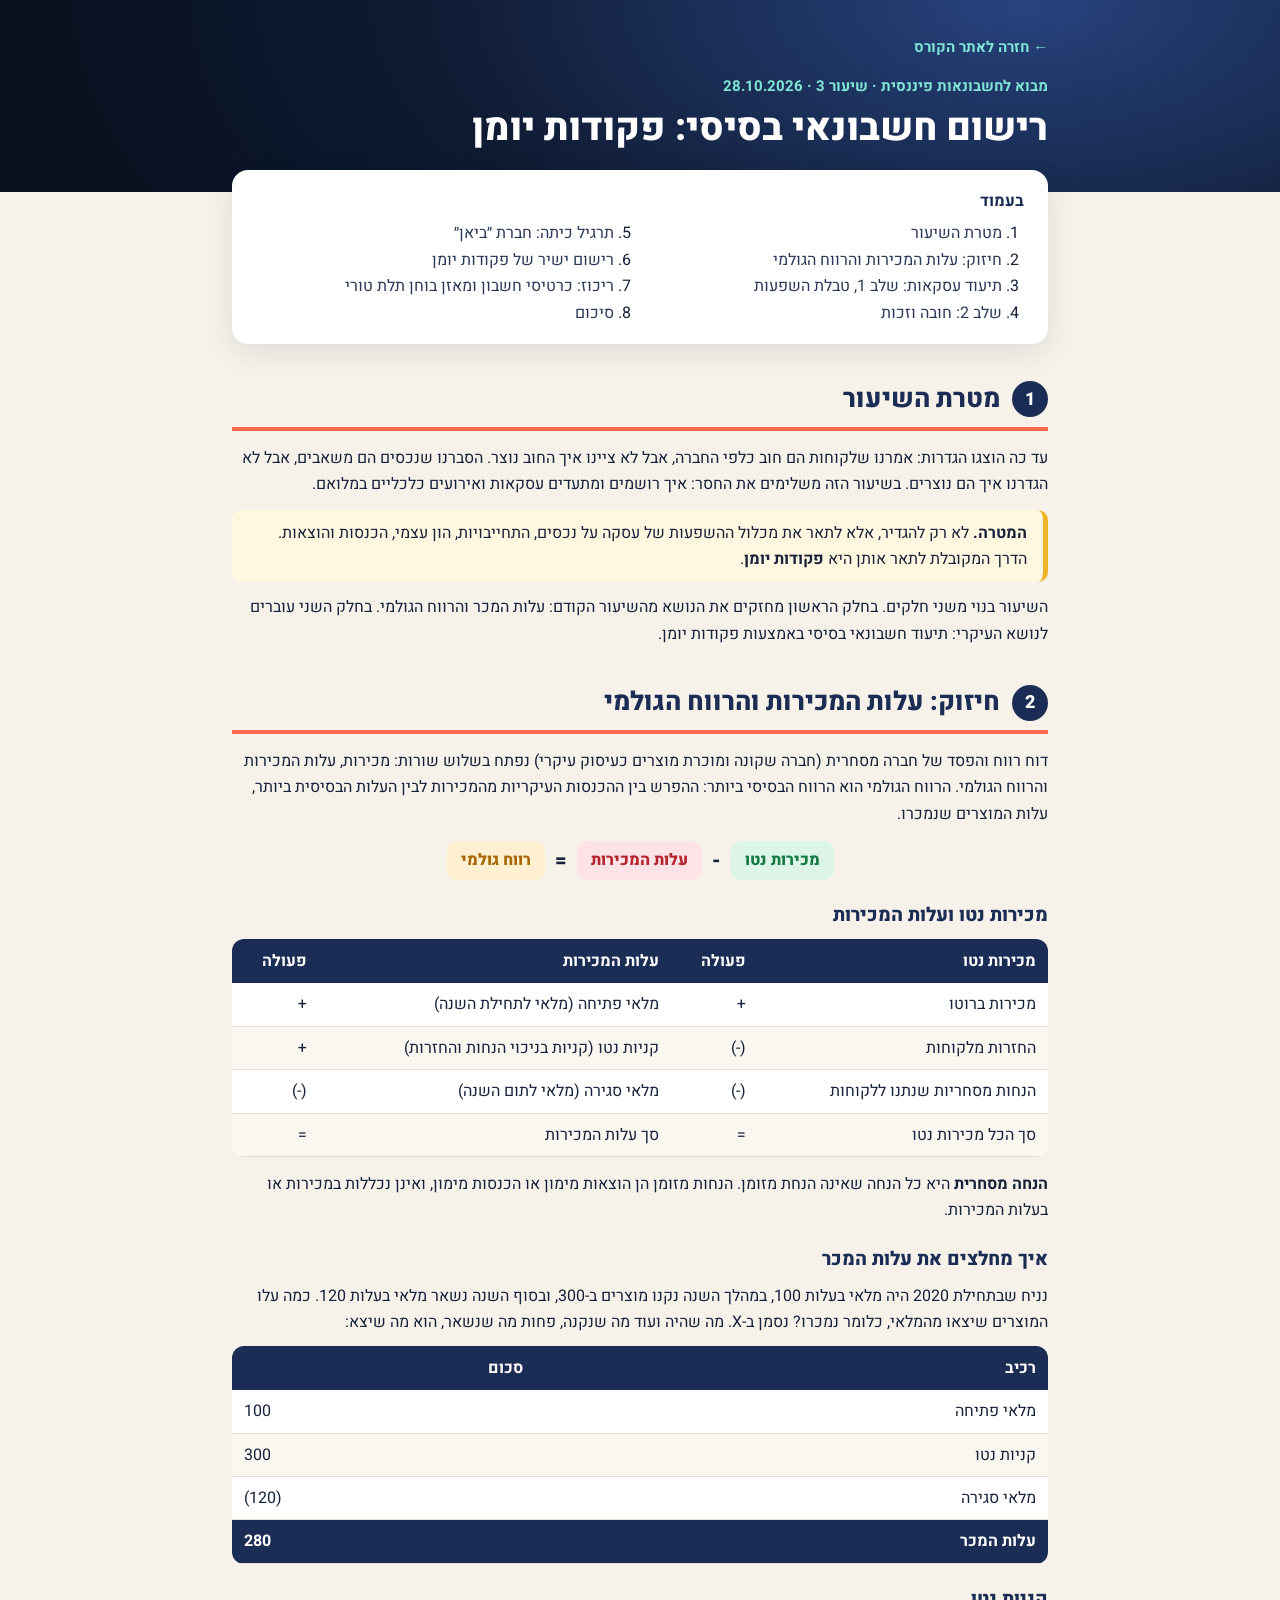
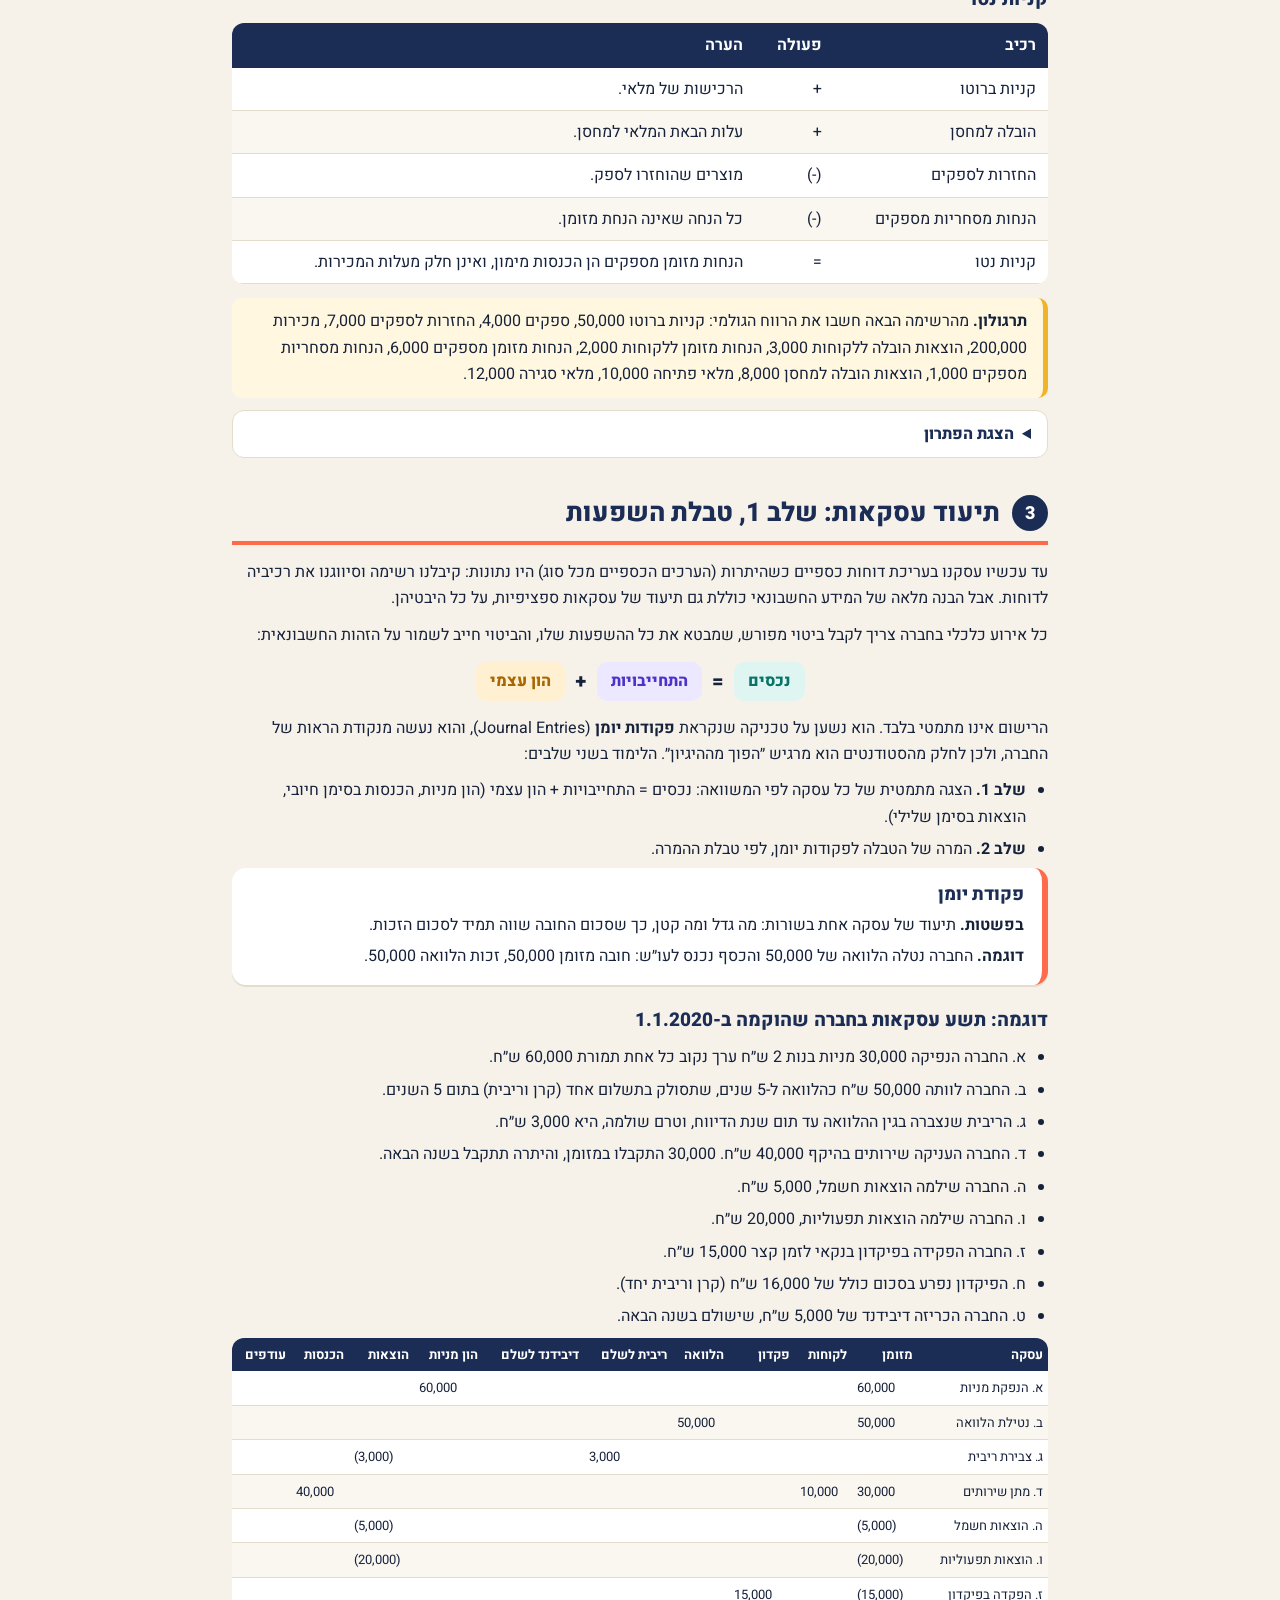
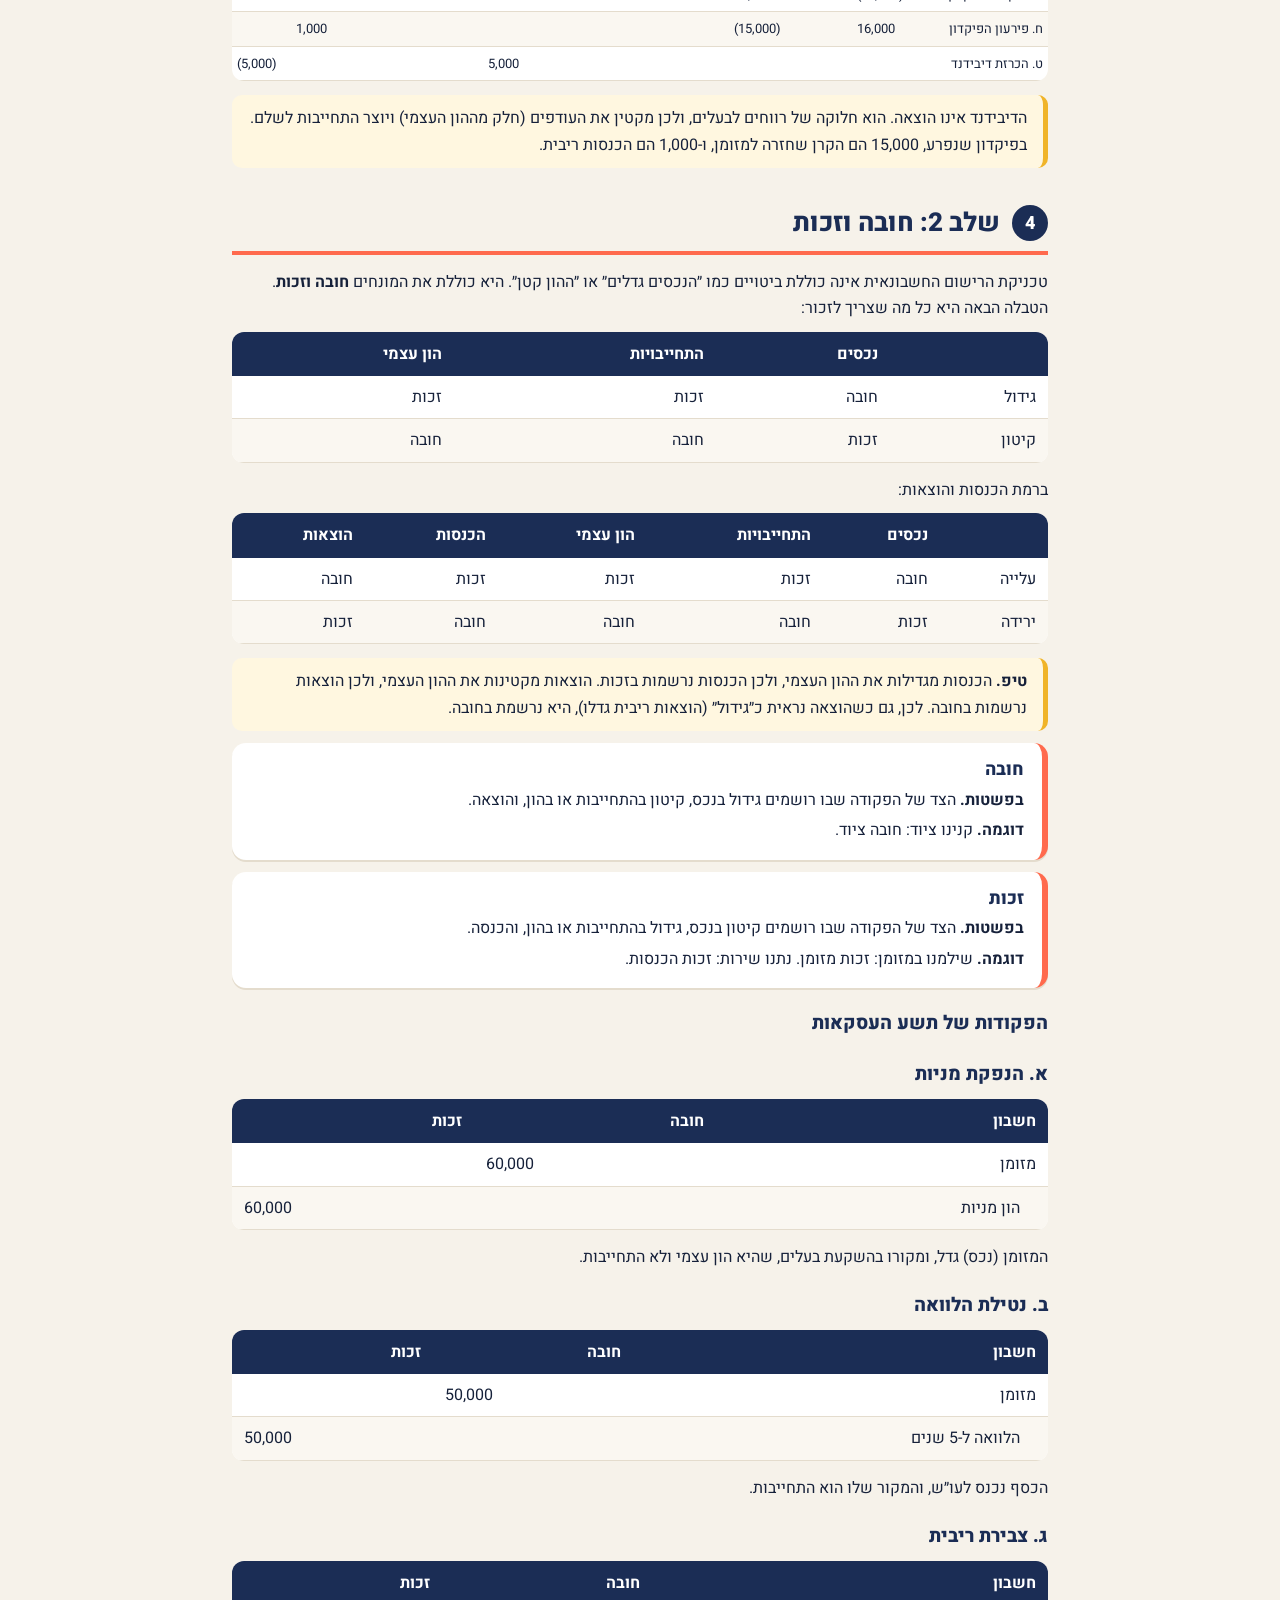
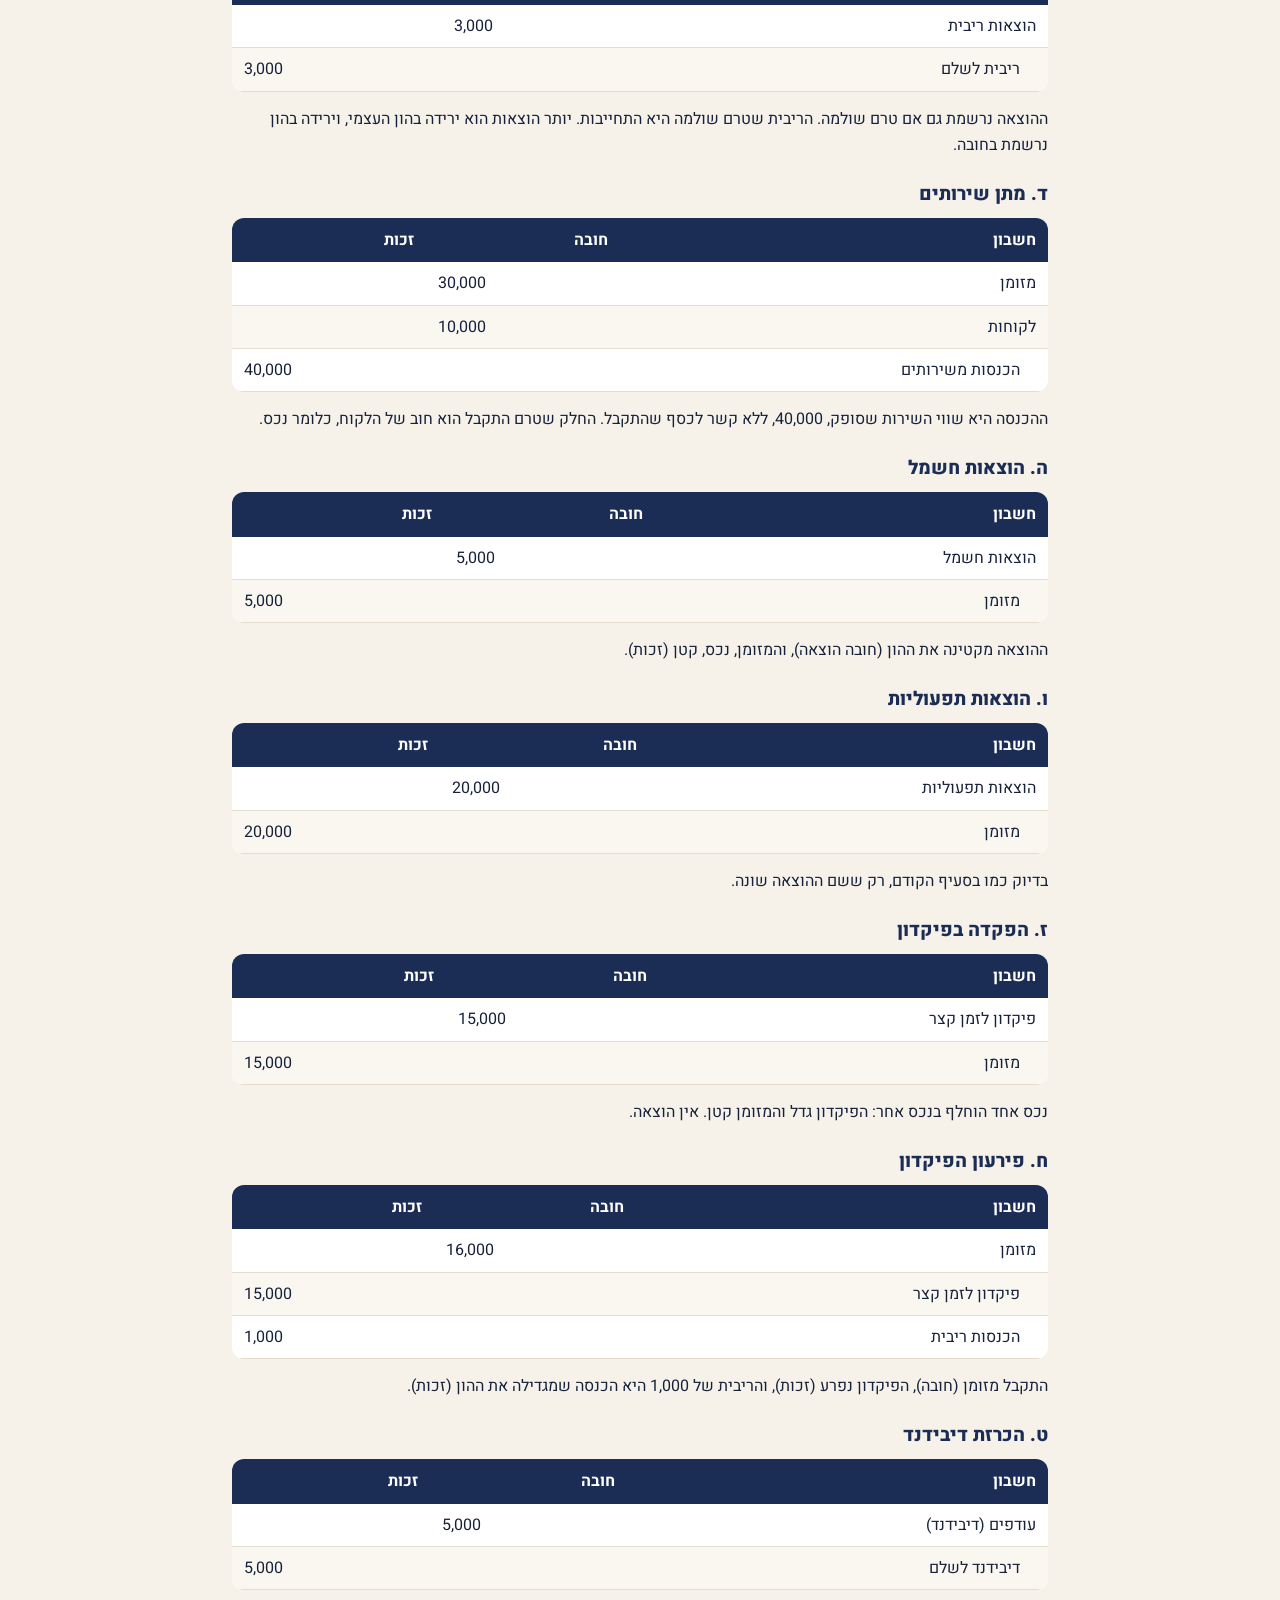
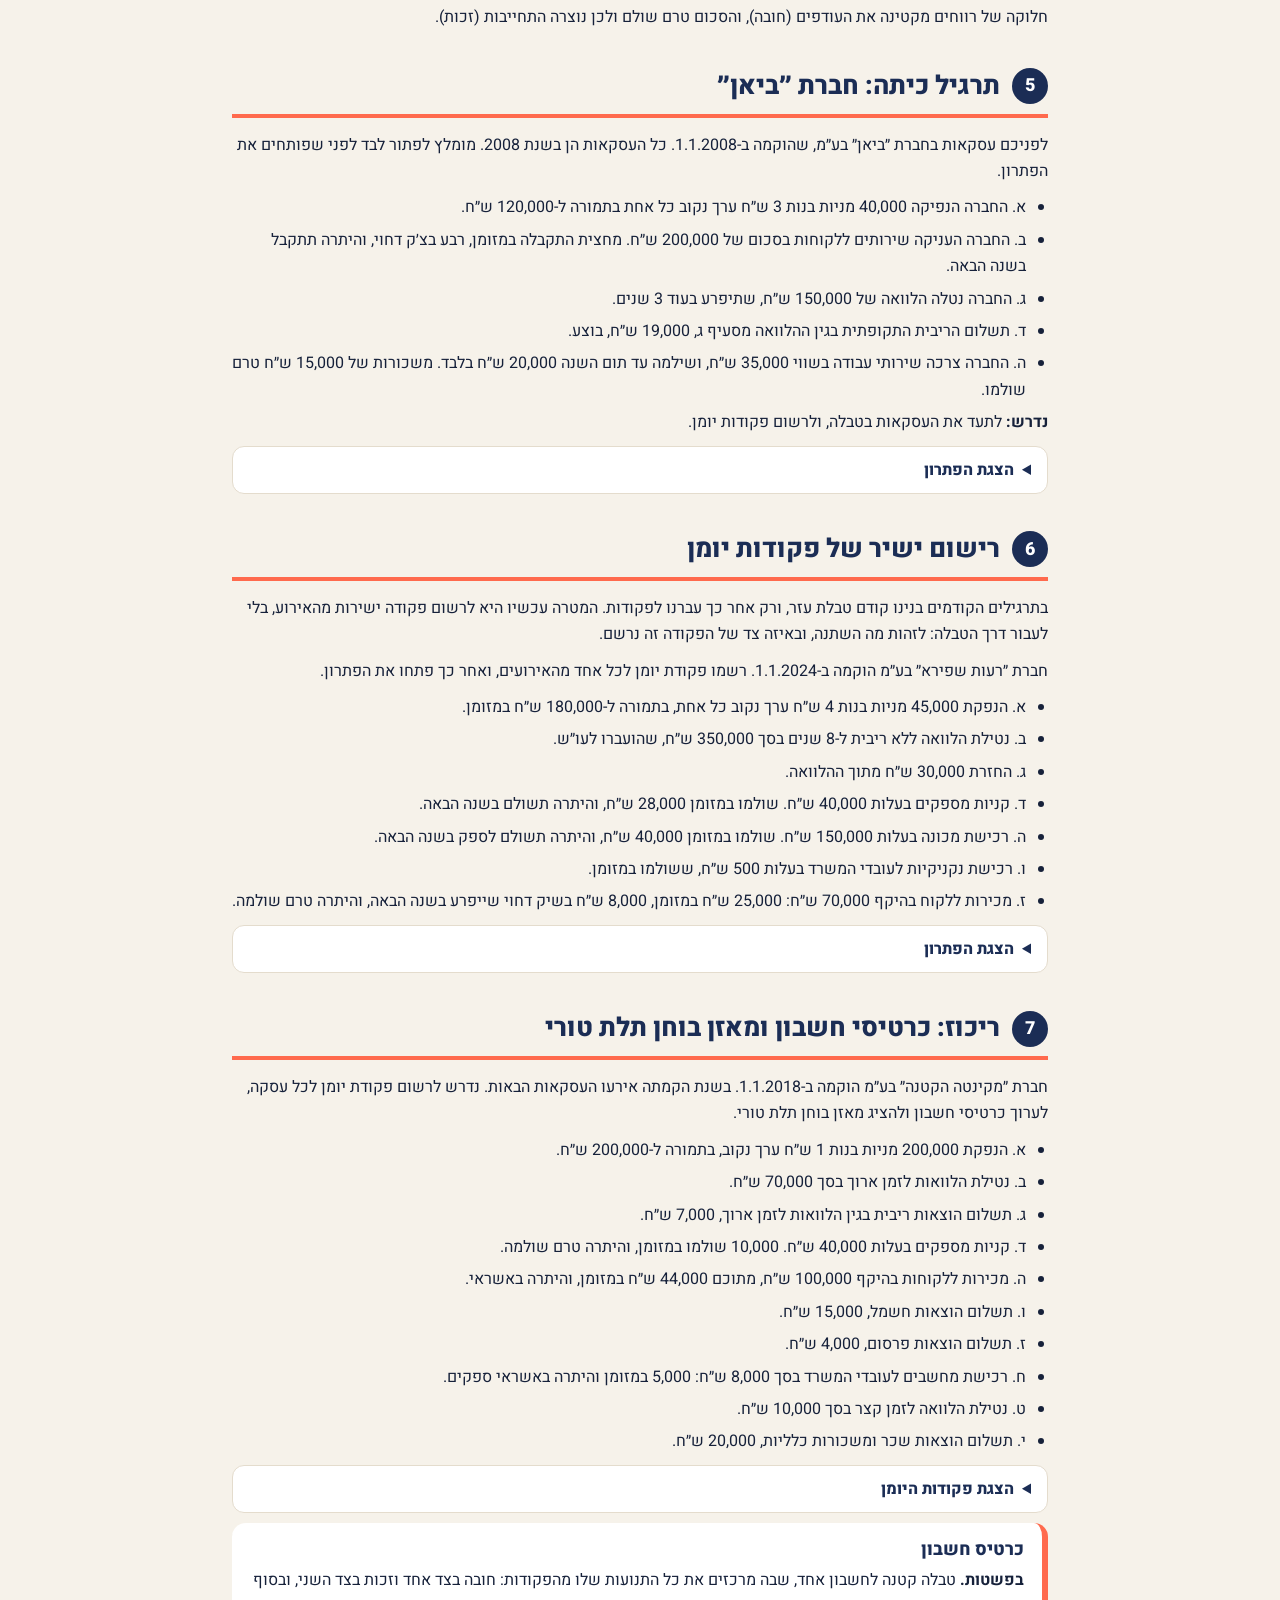
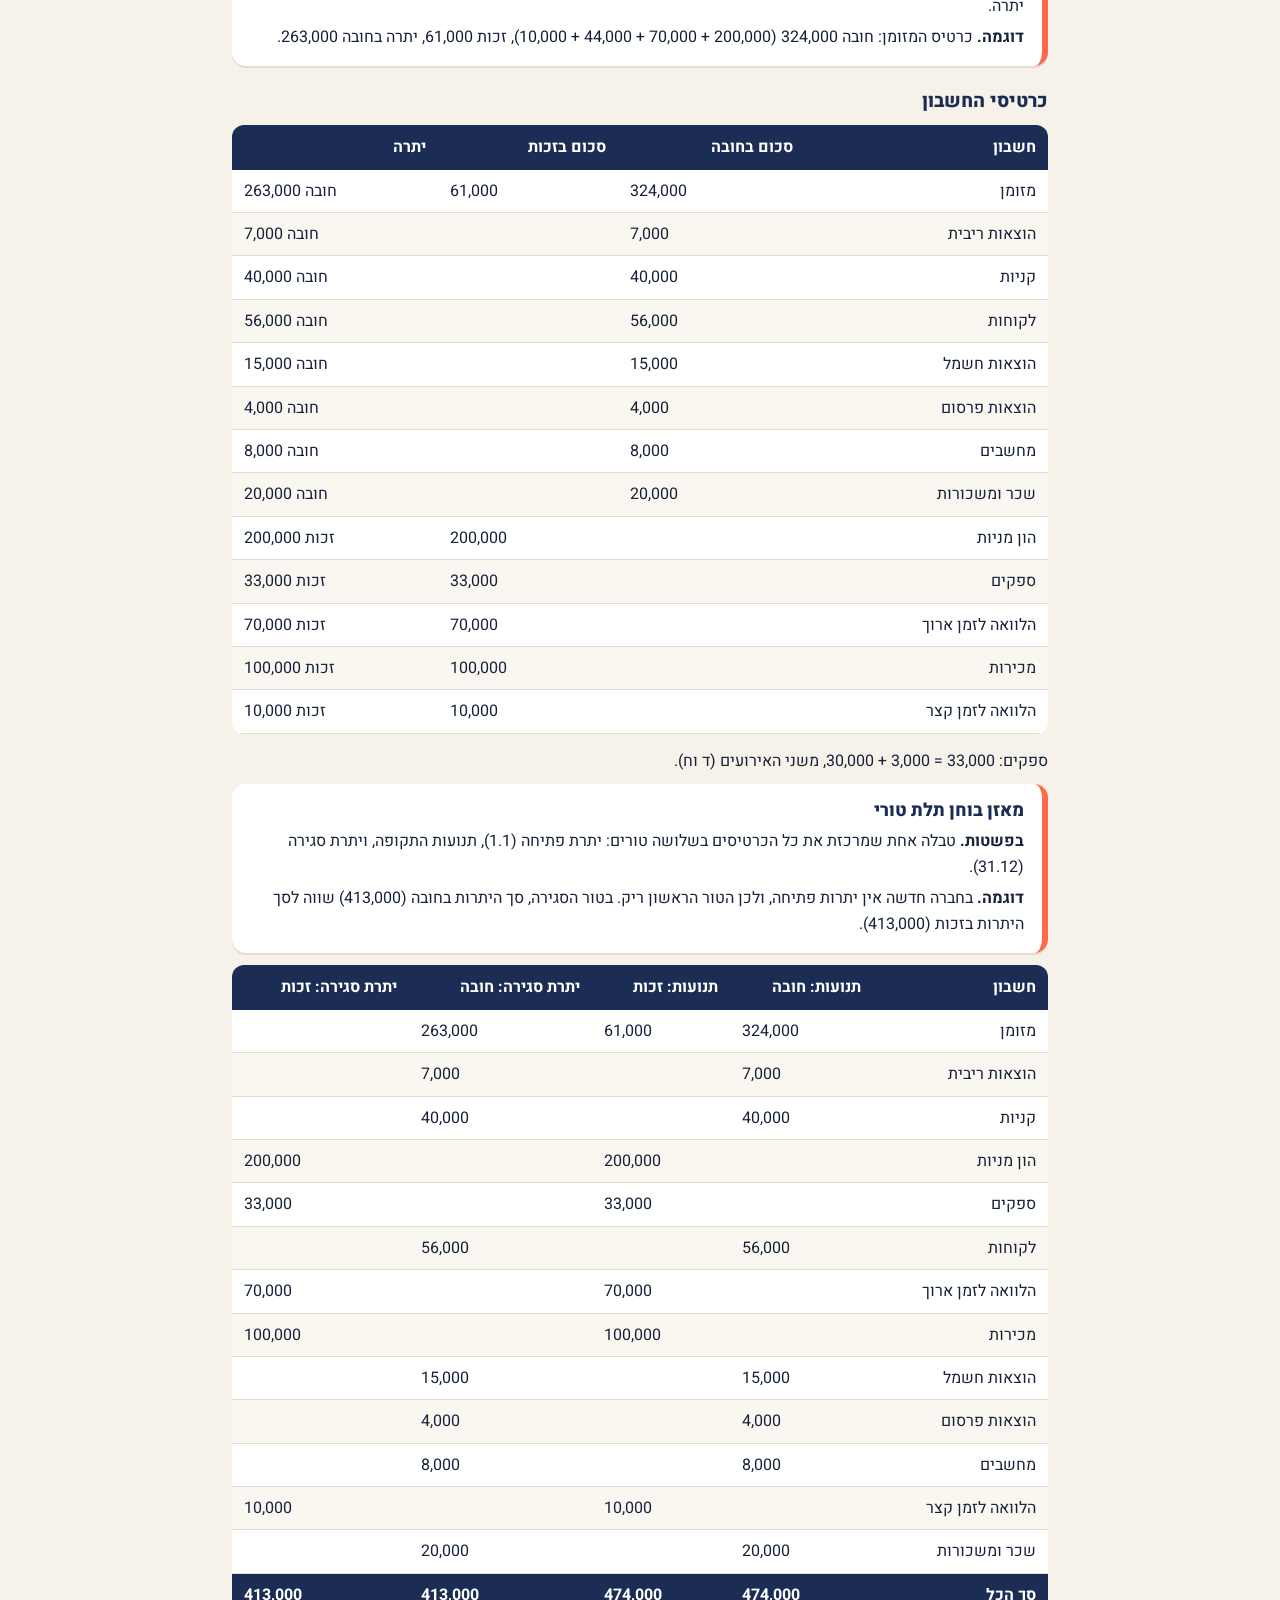
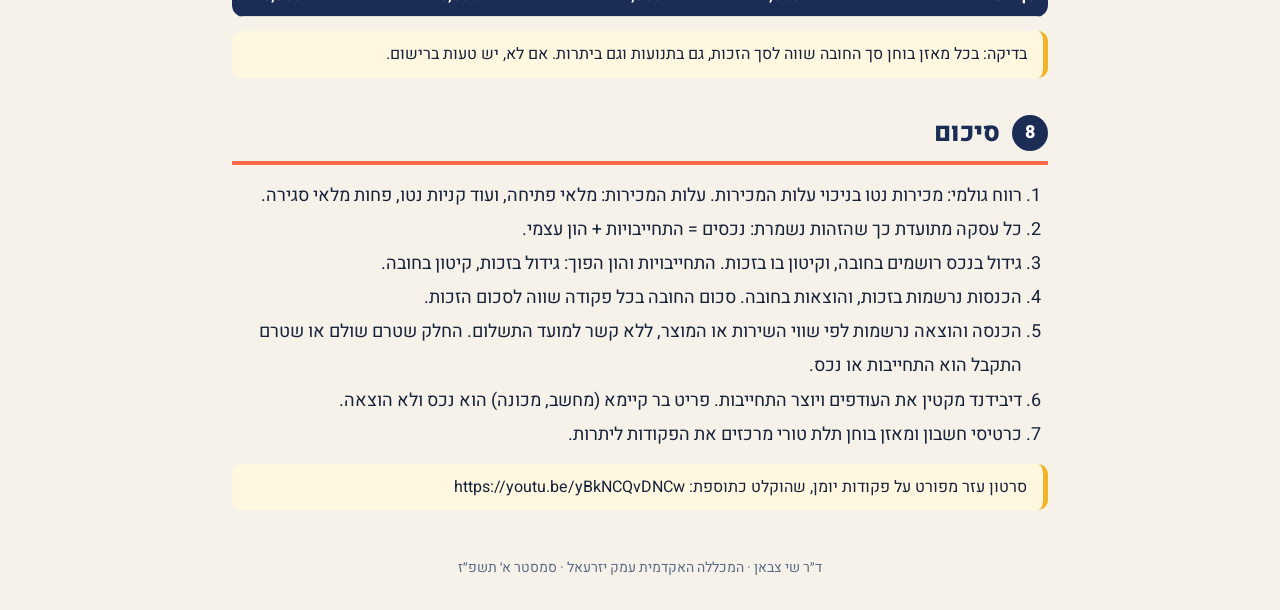
<file: lectures/lecture-3/notes.html>
<!doctype html>
<html lang="he" dir="rtl">
<head>
<meta charset="utf-8">
<meta name="viewport" content="width=device-width,initial-scale=1">
<title>שיעור 3 | מבוא לחשבונאות פיננסית | סיכום</title>
<link rel="stylesheet" href="../../assets/fonts.css">
<style>
:root{--ink:#16213a;--ink2:#2a3858;--mut:#5d6a86;--paper:#f6f2ea;--line:#e4dccd;--coral:#ff6a4d;--navy:#0f1b33;--navy2:#1b2d55;--asset:#0f9d90}
*{box-sizing:border-box;margin:0;padding:0}
body{font-family:'Heebo','Segoe UI','Arial Hebrew',Arial,sans-serif;background:var(--paper);color:var(--ink);line-height:1.65;-webkit-font-smoothing:antialiased}
a{color:inherit}
.n{direction:ltr;unicode-bidi:isolate;display:inline-block}
.top{background:radial-gradient(1000px 500px at 80% 0%,#27447f 0%,var(--navy) 60%,#08101f 100%);color:#fff;padding:34px 0 40px}
.wrap{max-width:860px;margin:0 auto;padding:0 22px}
.back{display:inline-block;color:#7fe3d6;font-weight:700;text-decoration:none;font-size:15px;margin-bottom:14px}
.back:hover{text-decoration:underline}
.kick{color:#7fe3d6;font-weight:700;font-size:15px}
h1{font-size:clamp(26px,4.4vw,38px);line-height:1.25;font-weight:800;margin-top:6px}
.toc{background:#fff;border-radius:16px;padding:18px 24px;margin:-22px 0 8px;box-shadow:0 8px 28px rgba(22,33,58,.1);position:relative}
.toc b{color:var(--navy2)}
.toc ol{padding-right:22px;columns:2;column-gap:30px;margin-top:6px}
.toc a{text-decoration:none;color:var(--ink2)}
.toc a:hover{color:var(--coral)}
section{margin-top:34px}
h2{font-size:26px;font-weight:800;color:var(--navy2);padding-bottom:6px;border-bottom:4px solid var(--coral);margin-bottom:14px;display:flex;gap:12px;align-items:center}
h2 .sn{flex:none;width:36px;height:36px;border-radius:50%;background:var(--navy2);color:#fff;display:grid;place-items:center;font-size:18px}
h3{font-size:19px;font-weight:800;color:var(--navy2);margin:20px 0 8px}
p{margin:0 0 10px}
.tw{overflow-x:auto;margin:8px 0 14px}
table{width:100%;border-collapse:collapse;background:#fff;border-radius:12px;overflow:hidden;font-size:16px}
th{background:var(--navy2);color:#fff;text-align:right;padding:9px 12px;font-weight:700}
td{padding:8px 12px;border-bottom:1px solid var(--line);vertical-align:top;text-align:right}
tbody tr:nth-child(even) td{background:#faf7f1}
table.num td:nth-child(n+2){text-align:left}
tr.tot td{background:var(--navy2)!important;color:#fff;font-weight:700}
.term{background:#fff;border-radius:14px;padding:12px 18px;margin:0 0 12px;border-right:6px solid var(--coral);box-shadow:0 2px 0 var(--line)}
.term .th{font-weight:800;color:var(--navy2);font-size:18px;margin-bottom:2px}
.term p{margin:0 0 4px;font-size:16px}
.note{background:#fff7e0;border-right:5px solid #f0b429;border-radius:10px;padding:10px 16px;margin:12px 0}
.eq{display:flex;gap:10px;align-items:center;justify-content:center;flex-wrap:wrap;margin:14px 0}
.eb{padding:6px 14px;border-radius:10px;font-weight:800}
.eb.a{background:#dff5f2;color:#087469}.eb.l{background:#ece8ff;color:#4f33c9}.eb.q{background:#fff0d2;color:#a86703}.eb.i{background:#dcf5e6;color:#167a43}.eb.x{background:#fde3e5;color:#b3262f}
.eo{font-weight:800;font-size:20px}
.chip{display:inline-block;border-radius:99px;padding:1px 12px;font-weight:700;font-size:14px}
.chip.c-a{background:#dff5f2;color:#087469}.chip.c-l{background:#ece8ff;color:#4f33c9}.chip.c-q{background:#fff0d2;color:#a86703}.chip.c-i{background:#dcf5e6;color:#167a43}.chip.c-x{background:#fde3e5;color:#b3262f}
ul.rules{padding-right:22px}ul.rules li{margin-bottom:6px}
ol.five{padding-right:26px;font-size:18px;line-height:1.9}
details{background:#fff;border-radius:12px;padding:10px 16px;margin:10px 0;border:1px solid var(--line)}
summary{cursor:pointer;font-weight:800;color:var(--navy2)}
details[open] summary{margin-bottom:8px}
footer{margin:46px 0 30px;color:var(--mut);font-size:14px;text-align:center}
@media print{.top{background:#fff!important;color:#000}.back,.toc{display:none}section{break-inside:avoid-page}}
@media (max-width:640px){.toc ol{columns:1}}
table.wide{font-size:13px}table.wide td,table.wide th{padding:6px 5px}</style>
</head><body>
<div class="top"><div class="wrap"><a class="back" href="../../index.html">← חזרה לאתר הקורס</a><div class="kick">מבוא לחשבונאות פיננסית · שיעור 3 · 28.10.2026</div><h1>רישום חשבונאי בסיסי: פקודות יומן</h1></div></div>
<div class="wrap"><nav class="toc"><b>בעמוד</b><ol><li><a href="#s1">מטרת השיעור</a></li><li><a href="#s2">חיזוק: עלות המכירות והרווח הגולמי</a></li><li><a href="#s3">תיעוד עסקאות: שלב 1, טבלת השפעות</a></li><li><a href="#s4">שלב 2: חובה וזכות</a></li><li><a href="#s5">תרגיל כיתה: חברת ״ביאן״</a></li><li><a href="#s6">רישום ישיר של פקודות יומן</a></li><li><a href="#s7">ריכוז: כרטיסי חשבון ומאזן בוחן תלת טורי</a></li><li><a href="#s8">סיכום</a></li></ol></nav>
<section id="s1"><h2><span class="sn">1</span>מטרת השיעור</h2>
<p>עד כה הוצגו הגדרות: אמרנו שלקוחות הם חוב כלפי החברה, אבל לא ציינו איך החוב נוצר. הסברנו שנכסים הם משאבים, אבל לא הגדרנו איך הם נוצרים. בשיעור הזה משלימים את החסר: איך רושמים ומתעדים עסקאות ואירועים כלכליים במלואם.</p>
<div class="note"><b>המטרה.</b> לא רק להגדיר, אלא לתאר את מכלול ההשפעות של עסקה על נכסים, התחייבויות, הון עצמי, הכנסות והוצאות. הדרך המקובלת לתאר אותן היא <b>פקודות יומן</b>.</div>
<p>השיעור בנוי משני חלקים. בחלק הראשון מחזקים את הנושא מהשיעור הקודם: עלות המכר והרווח הגולמי. בחלק השני עוברים לנושא העיקרי: תיעוד חשבונאי בסיסי באמצעות פקודות יומן.</p>
</section><section id="s2"><h2><span class="sn">2</span>חיזוק: עלות המכירות והרווח הגולמי</h2>
<p>דוח רווח והפסד של חברה מסחרית (חברה שקונה ומוכרת מוצרים כעיסוק עיקרי) נפתח בשלוש שורות: מכירות, עלות המכירות והרווח הגולמי. הרווח הגולמי הוא הרווח הבסיסי ביותר: ההפרש בין ההכנסות העיקריות מהמכירות לבין העלות הבסיסית ביותר, עלות המוצרים שנמכרו.</p>
<div class="eq"><span class="eb i">מכירות נטו</span><span class="eo">-</span><span class="eb x">עלות המכירות</span><span class="eo">=</span><span class="eb q">רווח גולמי</span></div>
<h3>מכירות נטו ועלות המכירות</h3>
<div class="tw"><table class=""><thead><tr><th>מכירות נטו</th><th>פעולה</th><th>עלות המכירות</th><th>פעולה</th></tr></thead><tbody><tr><td>מכירות ברוטו</td><td>+</td><td>מלאי פתיחה (מלאי לתחילת השנה)</td><td>+</td></tr><tr><td>החזרות מלקוחות</td><td>(-)</td><td>קניות נטו (קניות בניכוי הנחות והחזרות)</td><td>+</td></tr><tr><td>הנחות מסחריות שנתנו ללקוחות</td><td>(-)</td><td>מלאי סגירה (מלאי לתום השנה)</td><td>(-)</td></tr><tr><td>סך הכל מכירות נטו</td><td>=</td><td>סך עלות המכירות</td><td>=</td></tr></tbody></table></div>
<p><b>הנחה מסחרית</b> היא כל הנחה שאינה הנחת מזומן. הנחות מזומן הן הוצאות מימון או הכנסות מימון, ואינן נכללות במכירות או בעלות המכירות.</p>
<h3>איך מחלצים את עלות המכר</h3>
<p>נניח שבתחילת 2020 היה מלאי בעלות 100, במהלך השנה נקנו מוצרים ב-300, ובסוף השנה נשאר מלאי בעלות 120. כמה עלו המוצרים שיצאו מהמלאי, כלומר נמכרו? נסמן ב-X. מה שהיה ועוד מה שנקנה, פחות מה שנשאר, הוא מה שיצא:</p>
<div class="tw"><table class="num"><thead><tr><th>רכיב</th><th>סכום</th></tr></thead><tbody><tr><td>מלאי פתיחה</td><td><span class="n">100</span></td></tr><tr><td>קניות נטו</td><td><span class="n">300</span></td></tr><tr><td>מלאי סגירה</td><td><span class="n">(120)</span></td></tr><tr class="tot"><td>עלות המכר</td><td><span class="n">280</span></td></tr></tbody></table></div>
<h3>קניות נטו</h3>
<div class="tw"><table class=""><thead><tr><th>רכיב</th><th>פעולה</th><th>הערה</th></tr></thead><tbody><tr><td>קניות ברוטו</td><td>+</td><td>הרכישות של מלאי.</td></tr><tr><td>הובלה למחסן</td><td>+</td><td>עלות הבאת המלאי למחסן.</td></tr><tr><td>החזרות לספקים</td><td>(-)</td><td>מוצרים שהוחזרו לספק.</td></tr><tr><td>הנחות מסחריות מספקים</td><td>(-)</td><td>כל הנחה שאינה הנחת מזומן.</td></tr><tr><td>קניות נטו</td><td>=</td><td>הנחות מזומן מספקים הן הכנסות מימון, ואינן חלק מעלות המכירות.</td></tr></tbody></table></div>
<div class="note"><b>תרגולון.</b> מהרשימה הבאה חשבו את הרווח הגולמי: קניות ברוטו 50,000, ספקים 4,000, החזרות לספקים 7,000, מכירות 200,000, הוצאות הובלה ללקוחות 3,000, הנחות מזומן ללקוחות 2,000, הנחות מזומן מספקים 6,000, הנחות מסחריות מספקים 1,000, הוצאות הובלה למחסן 8,000, מלאי פתיחה 10,000, מלאי סגירה 12,000.</div>
<details><summary>הצגת הפתרון</summary>
<p>קודם מסננים: ספקים הוא יתרה בדוח על המצב הכספי, הוצאות הובלה ללקוחות הן הוצאות מכירה, והנחות מזומן הן סעיפי מימון. אף אחד מהם אינו משפיע על הרווח הגולמי.</p>
<div class="tw"><table class="num"><thead><tr><th>חישוב</th><th>סכום</th></tr></thead><tbody><tr><td>מכירות נטו (אין החזרות והנחות מסחריות ללקוחות)</td><td><span class="n">200,000</span></td></tr><tr><td>קניות נטו: <span class="n">50,000 + 8,000 - 7,000 - 1,000</span></td><td><span class="n">50,000</span></td></tr><tr><td>עלות המכירות: <span class="n">10,000 + 50,000 - 12,000</span></td><td><span class="n">48,000</span></td></tr><tr class="tot"><td>רווח גולמי: <span class="n">200,000 - 48,000</span></td><td><span class="n">152,000</span></td></tr></tbody></table></div></details></section><section id="s3"><h2><span class="sn">3</span>תיעוד עסקאות: שלב 1, טבלת השפעות</h2>
<p>עד עכשיו עסקנו בעריכת דוחות כספיים כשהיתרות (הערכים הכספיים מכל סוג) היו נתונות: קיבלנו רשימה וסיווגנו את רכיביה לדוחות. אבל הבנה מלאה של המידע החשבונאי כוללת גם תיעוד של עסקאות ספציפיות, על כל היבטיהן.</p>
<p>כל אירוע כלכלי בחברה צריך לקבל ביטוי מפורש, שמבטא את כל ההשפעות שלו, והביטוי חייב לשמור על הזהות החשבונאית:</p>
<div class="eq"><span class="eb a">נכסים</span><span class="eo">=</span><span class="eb l">התחייבויות</span><span class="eo">+</span><span class="eb q">הון עצמי</span></div>
<p>הרישום אינו מתמטי בלבד. הוא נשען על טכניקה שנקראת <b>פקודות יומן</b> (Journal Entries), והוא נעשה מנקודת הראות של החברה, ולכן לחלק מהסטודנטים הוא מרגיש ״הפוך מההיגיון״. הלימוד בשני שלבים:</p>
<ul class="rules"><li><b>שלב 1.</b> הצגה מתמטית של כל עסקה לפי המשוואה: נכסים = התחייבויות + הון עצמי (הון מניות, הכנסות בסימן חיובי, הוצאות בסימן שלילי).</li><li><b>שלב 2.</b> המרה של הטבלה לפקודות יומן, לפי טבלת ההמרה.</li></ul>
<div class="term"><div class="th">פקודת יומן</div><p><b>בפשטות.</b> תיעוד של עסקה אחת בשורות: מה גדל ומה קטן, כך שסכום החובה שווה תמיד לסכום הזכות.</p><p><b>דוגמה.</b> החברה נטלה הלוואה של 50,000 והכסף נכנס לעו״ש: חובה מזומן 50,000, זכות הלוואה 50,000.</p></div>
<h3>דוגמה: תשע עסקאות בחברה שהוקמה ב-1.1.2020</h3>
<ul class="rules">
<li>א. החברה הנפיקה 30,000 מניות בנות 2 ש״ח ערך נקוב כל אחת תמורת 60,000 ש״ח.</li>
<li>ב. החברה לוותה 50,000 ש״ח כהלוואה ל-5 שנים, שתסולק בתשלום אחד (קרן וריבית) בתום 5 השנים.</li>
<li>ג. הריבית שנצברה בגין ההלוואה עד תום שנת הדיווח, וטרם שולמה, היא 3,000 ש״ח.</li>
<li>ד. החברה העניקה שירותים בהיקף 40,000 ש״ח. 30,000 התקבלו במזומן, והיתרה תתקבל בשנה הבאה.</li>
<li>ה. החברה שילמה הוצאות חשמל, 5,000 ש״ח.</li>
<li>ו. החברה שילמה הוצאות תפעוליות, 20,000 ש״ח.</li>
<li>ז. החברה הפקידה בפיקדון בנקאי לזמן קצר 15,000 ש״ח.</li>
<li>ח. הפיקדון נפרע בסכום כולל של 16,000 ש״ח (קרן וריבית יחד).</li>
<li>ט. החברה הכריזה דיבידנד של 5,000 ש״ח, שישולם בשנה הבאה.</li>
</ul>
<div class="tw"><table class="num wide"><thead><tr><th>עסקה</th><th>מזומן</th><th>לקוחות</th><th>פקדון</th><th>הלוואה</th><th>ריבית לשלם</th><th>דיבידנד לשלם</th><th>הון מניות</th><th>הוצאות</th><th>הכנסות</th><th>עודפים</th></tr></thead><tbody><tr><td>א. הנפקת מניות</td><td>60,000</td><td></td><td></td><td></td><td></td><td></td><td>60,000</td><td></td><td></td><td></td></tr><tr><td>ב. נטילת הלוואה</td><td>50,000</td><td></td><td></td><td>50,000</td><td></td><td></td><td></td><td></td><td></td><td></td></tr><tr><td>ג. צבירת ריבית</td><td></td><td></td><td></td><td></td><td>3,000</td><td></td><td></td><td>(3,000)</td><td></td><td></td></tr><tr><td>ד. מתן שירותים</td><td>30,000</td><td>10,000</td><td></td><td></td><td></td><td></td><td></td><td></td><td>40,000</td><td></td></tr><tr><td>ה. הוצאות חשמל</td><td>(5,000)</td><td></td><td></td><td></td><td></td><td></td><td></td><td>(5,000)</td><td></td><td></td></tr><tr><td>ו. הוצאות תפעוליות</td><td>(20,000)</td><td></td><td></td><td></td><td></td><td></td><td></td><td>(20,000)</td><td></td><td></td></tr><tr><td>ז. הפקדה בפיקדון</td><td>(15,000)</td><td></td><td>15,000</td><td></td><td></td><td></td><td></td><td></td><td></td><td></td></tr><tr><td>ח. פירעון הפיקדון</td><td>16,000</td><td></td><td>(15,000)</td><td></td><td></td><td></td><td></td><td></td><td>1,000</td><td></td></tr><tr><td>ט. הכרזת דיבידנד</td><td></td><td></td><td></td><td></td><td></td><td>5,000</td><td></td><td></td><td></td><td>(5,000)</td></tr></tbody></table></div>
<div class="note">הדיבידנד אינו הוצאה. הוא חלוקה של רווחים לבעלים, ולכן מקטין את העודפים (חלק מההון העצמי) ויוצר התחייבות לשלם. בפיקדון שנפרע, 15,000 הם הקרן שחזרה למזומן, ו-1,000 הם הכנסות ריבית.</div>
</section><section id="s4"><h2><span class="sn">4</span>שלב 2: חובה וזכות</h2>
<p>טכניקת הרישום החשבונאית אינה כוללת ביטויים כמו ״הנכסים גדלים״ או ״ההון קטן״. היא כוללת את המונחים <b>חובה וזכות</b>. הטבלה הבאה היא כל מה שצריך לזכור:</p>
<div class="tw"><table class=""><thead><tr><th></th><th>נכסים</th><th>התחייבויות</th><th>הון עצמי</th></tr></thead><tbody><tr><td>גידול</td><td>חובה</td><td>זכות</td><td>זכות</td></tr><tr><td>קיטון</td><td>זכות</td><td>חובה</td><td>חובה</td></tr></tbody></table></div>
<p>ברמת הכנסות והוצאות:</p>
<div class="tw"><table class=""><thead><tr><th></th><th>נכסים</th><th>התחייבויות</th><th>הון עצמי</th><th>הכנסות</th><th>הוצאות</th></tr></thead><tbody><tr><td>עלייה</td><td>חובה</td><td>זכות</td><td>זכות</td><td>זכות</td><td>חובה</td></tr><tr><td>ירידה</td><td>זכות</td><td>חובה</td><td>חובה</td><td>חובה</td><td>זכות</td></tr></tbody></table></div>
<div class="note"><b>טיפ.</b> הכנסות מגדילות את ההון העצמי, ולכן הכנסות נרשמות בזכות. הוצאות מקטינות את ההון העצמי, ולכן הוצאות נרשמות בחובה. לכן, גם כשהוצאה נראית כ״גידול״ (הוצאות ריבית גדלו), היא נרשמת בחובה.</div>
<div class="term"><div class="th">חובה</div><p><b>בפשטות.</b> הצד של הפקודה שבו רושמים גידול בנכס, קיטון בהתחייבות או בהון, והוצאה.</p><p><b>דוגמה.</b> קנינו ציוד: חובה ציוד.</p></div><div class="term"><div class="th">זכות</div><p><b>בפשטות.</b> הצד של הפקודה שבו רושמים קיטון בנכס, גידול בהתחייבות או בהון, והכנסה.</p><p><b>דוגמה.</b> שילמנו במזומן: זכות מזומן. נתנו שירות: זכות הכנסות.</p></div>
<h3>הפקודות של תשע העסקאות</h3>
<h3>א. הנפקת מניות</h3><div class="tw"><table class="num"><thead><tr><th>חשבון</th><th>חובה</th><th>זכות</th></tr></thead><tbody><tr><td>מזומן</td><td><span class="n">60,000</span></td><td></td></tr><tr><td>&nbsp;&nbsp;&nbsp;&nbsp;הון מניות</td><td></td><td><span class="n">60,000</span></td></tr></tbody></table></div><p>המזומן (נכס) גדל, ומקורו בהשקעת בעלים, שהיא הון עצמי ולא התחייבות.</p><h3>ב. נטילת הלוואה</h3><div class="tw"><table class="num"><thead><tr><th>חשבון</th><th>חובה</th><th>זכות</th></tr></thead><tbody><tr><td>מזומן</td><td><span class="n">50,000</span></td><td></td></tr><tr><td>&nbsp;&nbsp;&nbsp;&nbsp;הלוואה ל-5 שנים</td><td></td><td><span class="n">50,000</span></td></tr></tbody></table></div><p>הכסף נכנס לעו״ש, והמקור שלו הוא התחייבות.</p><h3>ג. צבירת ריבית</h3><div class="tw"><table class="num"><thead><tr><th>חשבון</th><th>חובה</th><th>זכות</th></tr></thead><tbody><tr><td>הוצאות ריבית</td><td><span class="n">3,000</span></td><td></td></tr><tr><td>&nbsp;&nbsp;&nbsp;&nbsp;ריבית לשלם</td><td></td><td><span class="n">3,000</span></td></tr></tbody></table></div><p>ההוצאה נרשמת גם אם טרם שולמה. הריבית שטרם שולמה היא התחייבות. יותר הוצאות הוא ירידה בהון העצמי, וירידה בהון נרשמת בחובה.</p><h3>ד. מתן שירותים</h3><div class="tw"><table class="num"><thead><tr><th>חשבון</th><th>חובה</th><th>זכות</th></tr></thead><tbody><tr><td>מזומן</td><td><span class="n">30,000</span></td><td></td></tr><tr><td>לקוחות</td><td><span class="n">10,000</span></td><td></td></tr><tr><td>&nbsp;&nbsp;&nbsp;&nbsp;הכנסות משירותים</td><td></td><td><span class="n">40,000</span></td></tr></tbody></table></div><p>ההכנסה היא שווי השירות שסופק, 40,000, ללא קשר לכסף שהתקבל. החלק שטרם התקבל הוא חוב של הלקוח, כלומר נכס.</p><h3>ה. הוצאות חשמל</h3><div class="tw"><table class="num"><thead><tr><th>חשבון</th><th>חובה</th><th>זכות</th></tr></thead><tbody><tr><td>הוצאות חשמל</td><td><span class="n">5,000</span></td><td></td></tr><tr><td>&nbsp;&nbsp;&nbsp;&nbsp;מזומן</td><td></td><td><span class="n">5,000</span></td></tr></tbody></table></div><p>ההוצאה מקטינה את ההון (חובה הוצאה), והמזומן, נכס, קטן (זכות).</p><h3>ו. הוצאות תפעוליות</h3><div class="tw"><table class="num"><thead><tr><th>חשבון</th><th>חובה</th><th>זכות</th></tr></thead><tbody><tr><td>הוצאות תפעוליות</td><td><span class="n">20,000</span></td><td></td></tr><tr><td>&nbsp;&nbsp;&nbsp;&nbsp;מזומן</td><td></td><td><span class="n">20,000</span></td></tr></tbody></table></div><p>בדיוק כמו בסעיף הקודם, רק ששם ההוצאה שונה.</p><h3>ז. הפקדה בפיקדון</h3><div class="tw"><table class="num"><thead><tr><th>חשבון</th><th>חובה</th><th>זכות</th></tr></thead><tbody><tr><td>פיקדון לזמן קצר</td><td><span class="n">15,000</span></td><td></td></tr><tr><td>&nbsp;&nbsp;&nbsp;&nbsp;מזומן</td><td></td><td><span class="n">15,000</span></td></tr></tbody></table></div><p>נכס אחד הוחלף בנכס אחר: הפיקדון גדל והמזומן קטן. אין הוצאה.</p><h3>ח. פירעון הפיקדון</h3><div class="tw"><table class="num"><thead><tr><th>חשבון</th><th>חובה</th><th>זכות</th></tr></thead><tbody><tr><td>מזומן</td><td><span class="n">16,000</span></td><td></td></tr><tr><td>&nbsp;&nbsp;&nbsp;&nbsp;פיקדון לזמן קצר</td><td></td><td><span class="n">15,000</span></td></tr><tr><td>&nbsp;&nbsp;&nbsp;&nbsp;הכנסות ריבית</td><td></td><td><span class="n">1,000</span></td></tr></tbody></table></div><p>התקבל מזומן (חובה), הפיקדון נפרע (זכות), והריבית של 1,000 היא הכנסה שמגדילה את ההון (זכות).</p><h3>ט. הכרזת דיבידנד</h3><div class="tw"><table class="num"><thead><tr><th>חשבון</th><th>חובה</th><th>זכות</th></tr></thead><tbody><tr><td>עודפים (דיבידנד)</td><td><span class="n">5,000</span></td><td></td></tr><tr><td>&nbsp;&nbsp;&nbsp;&nbsp;דיבידנד לשלם</td><td></td><td><span class="n">5,000</span></td></tr></tbody></table></div><p>חלוקה של רווחים מקטינה את העודפים (חובה), והסכום טרם שולם ולכן נוצרה התחייבות (זכות).</p></section><section id="s5"><h2><span class="sn">5</span>תרגיל כיתה: חברת ״ביאן״</h2>
<p>לפניכם עסקאות בחברת ״ביאן״ בע״מ, שהוקמה ב-1.1.2008. כל העסקאות הן בשנת 2008. מומלץ לפתור לבד לפני שפותחים את הפתרון.</p>
<ul class="rules">
<li>א. החברה הנפיקה 40,000 מניות בנות 3 ש״ח ערך נקוב כל אחת בתמורה ל-120,000 ש״ח.</li>
<li>ב. החברה העניקה שירותים ללקוחות בסכום של 200,000 ש״ח. מחצית התקבלה במזומן, רבע בצ׳ק דחוי, והיתרה תתקבל בשנה הבאה.</li>
<li>ג. החברה נטלה הלוואה של 150,000 ש״ח, שתיפרע בעוד 3 שנים.</li>
<li>ד. תשלום הריבית התקופתית בגין ההלוואה מסעיף ג, 19,000 ש״ח, בוצע.</li>
<li>ה. החברה צרכה שירותי עבודה בשווי 35,000 ש״ח, ושילמה עד תום השנה 20,000 ש״ח בלבד. משכורות של 15,000 ש״ח טרם שולמו.</li>
</ul>
<p><b>נדרש:</b> לתעד את העסקאות בטבלה, ולרשום פקודות יומן.</p>
<details><summary>הצגת הפתרון</summary>
<div class="tw"><table class="num wide"><thead><tr><th>עסקה</th><th>מזומן</th><th>לקוחות</th><th>צ׳קים לקבל</th><th>הלוואה</th><th>שכר לשלם</th><th>הון מניות</th><th>הכנסות</th><th>הוצאות</th></tr></thead><tbody><tr><td>א. הנפקת מניות</td><td>120,000</td><td></td><td></td><td></td><td></td><td>120,000</td><td></td><td></td></tr><tr><td>ב. מתן שירות</td><td>100,000</td><td>50,000</td><td>50,000</td><td></td><td></td><td></td><td>200,000</td><td></td></tr><tr><td>ג. נטילת הלוואה</td><td>150,000</td><td></td><td></td><td>150,000</td><td></td><td></td><td></td><td></td></tr><tr><td>ד. תשלום ריבית</td><td>(19,000)</td><td></td><td></td><td></td><td></td><td></td><td></td><td>(19,000)</td></tr><tr><td>ה. צריכת שירותי עבודה</td><td>(20,000)</td><td></td><td></td><td></td><td>15,000</td><td></td><td></td><td>(35,000)</td></tr></tbody></table></div>
<p>הסברים. בסעיף א התקבל מזומן, וכשמשאלים מה מקורו, התשובה היא השקעת בעלים. השקעת בעלים היא הון עצמי ולא התחייבות, והיא נרשמת בשם הון מניות. בסעיף ב ההכנסה היא שווי השירות, 200,000. המזומן גדל ב-100,000, וה-100,000 הנותרים הם חוב כלפי החברה: צ׳ק דחוי של 50,000 (צ׳קים לקבל) וחוב נוסף של 50,000 (לקוחות). בסעיף ג מקור הגידול במזומן הוא התחייבות. בסעיף ד ריבית על הלוואה היא הוצאה, והמזומן קטן. בסעיף ה כל שווי השירות שנצרך הוא הוצאה, והחלק שטרם שולם הוא התחייבות (שכר לשלם).</p>
<div class="tw"><table><thead><tr><th>א. הנפקת מניות</th><th>ב. מתן שירות</th><th>ג. נטילת הלוואה</th><th>ד. תשלום ריבית</th><th>ה. הוצאות שכר</th></tr></thead><tbody><tr>
<td>חובה מזומן <span class="n">120,000</span><br>זכות הון מניות <span class="n">120,000</span></td>
<td>חובה מזומן <span class="n">100,000</span><br>חובה לקוחות <span class="n">50,000</span><br>חובה צ׳קים לקבל <span class="n">50,000</span><br>זכות הכנסות <span class="n">200,000</span></td>
<td>חובה מזומן <span class="n">150,000</span><br>זכות הלוואה <span class="n">150,000</span></td>
<td>חובה הוצאות ריבית <span class="n">19,000</span><br>זכות מזומן <span class="n">19,000</span></td>
<td>חובה הוצאות שכר <span class="n">35,000</span><br>זכות מזומן <span class="n">20,000</span><br>זכות שכר לשלם <span class="n">15,000</span></td></tr></tbody></table></div>
</details>
</section><section id="s6"><h2><span class="sn">6</span>רישום ישיר של פקודות יומן</h2>
<p>בתרגילים הקודמים בנינו קודם טבלת עזר, ורק אחר כך עברנו לפקודות. המטרה עכשיו היא לרשום פקודה ישירות מהאירוע, בלי לעבור דרך הטבלה: לזהות מה השתנה, ובאיזה צד של הפקודה זה נרשם.</p>
<p>חברת ״רעות שפירא״ בע״מ הוקמה ב-1.1.2024. רשמו פקודת יומן לכל אחד מהאירועים, ואחר כך פתחו את הפתרון.</p>
<ul class="rules">
<li>א. הנפקת 45,000 מניות בנות 4 ש״ח ערך נקוב כל אחת, בתמורה ל-180,000 ש״ח במזומן.</li>
<li>ב. נטילת הלוואה ללא ריבית ל-8 שנים בסך 350,000 ש״ח, שהועברו לעו״ש.</li>
<li>ג. החזרת 30,000 ש״ח מתוך ההלוואה.</li>
<li>ד. קניות מספקים בעלות 40,000 ש״ח. שולמו במזומן 28,000 ש״ח, והיתרה תשולם בשנה הבאה.</li>
<li>ה. רכישת מכונה בעלות 150,000 ש״ח. שולמו במזומן 40,000 ש״ח, והיתרה תשולם לספק בשנה הבאה.</li>
<li>ו. רכישת נקניקיות לעובדי המשרד בעלות 500 ש״ח, ששולמו במזומן.</li>
<li>ז. מכירות ללקוח בהיקף 70,000 ש״ח: 25,000 ש״ח במזומן, 8,000 ש״ח בשיק דחוי שייפרע בשנה הבאה, והיתרה טרם שולמה.</li>
</ul>
<details><summary>הצגת הפתרון</summary>
<h3>א</h3><div class="tw"><table class="num"><thead><tr><th>חשבון</th><th>חובה</th><th>זכות</th></tr></thead><tbody><tr><td>מזומן</td><td><span class="n">180,000</span></td><td></td></tr><tr><td>&nbsp;&nbsp;&nbsp;&nbsp;הון מניות</td><td></td><td><span class="n">180,000</span></td></tr></tbody></table></div><h3>ב</h3><div class="tw"><table class="num"><thead><tr><th>חשבון</th><th>חובה</th><th>זכות</th></tr></thead><tbody><tr><td>מזומן</td><td><span class="n">350,000</span></td><td></td></tr><tr><td>&nbsp;&nbsp;&nbsp;&nbsp;הלוואה</td><td></td><td><span class="n">350,000</span></td></tr></tbody></table></div><h3>ג</h3><div class="tw"><table class="num"><thead><tr><th>חשבון</th><th>חובה</th><th>זכות</th></tr></thead><tbody><tr><td>הלוואה</td><td><span class="n">30,000</span></td><td></td></tr><tr><td>&nbsp;&nbsp;&nbsp;&nbsp;מזומן</td><td></td><td><span class="n">30,000</span></td></tr></tbody></table></div><h3>ד</h3><div class="tw"><table class="num"><thead><tr><th>חשבון</th><th>חובה</th><th>זכות</th></tr></thead><tbody><tr><td>קניות</td><td><span class="n">40,000</span></td><td></td></tr><tr><td>&nbsp;&nbsp;&nbsp;&nbsp;מזומן</td><td></td><td><span class="n">28,000</span></td></tr><tr><td>&nbsp;&nbsp;&nbsp;&nbsp;ספקים</td><td></td><td><span class="n">12,000</span></td></tr></tbody></table></div><p>קניות ללא תיאור נוסף הן קנייה שוטפת, והיא הוצאה בסכום המלא, ללא תלות במועד התשלום.</p><h3>ה</h3><div class="tw"><table class="num"><thead><tr><th>חשבון</th><th>חובה</th><th>זכות</th></tr></thead><tbody><tr><td>מכונת נקניק (רכוש קבוע)</td><td><span class="n">150,000</span></td><td></td></tr><tr><td>&nbsp;&nbsp;&nbsp;&nbsp;מזומן</td><td></td><td><span class="n">40,000</span></td></tr><tr><td>&nbsp;&nbsp;&nbsp;&nbsp;ספקים</td><td></td><td><span class="n">110,000</span></td></tr></tbody></table></div><p>מכונה היא נכס שישרת את החברה תקופה ארוכה, ולכן מלוא עלותה היא נכס ולא הוצאה.</p><h3>ו</h3><div class="tw"><table class="num"><thead><tr><th>חשבון</th><th>חובה</th><th>זכות</th></tr></thead><tbody><tr><td>הוצאות נקניק לעובדים</td><td><span class="n">500</span></td><td></td></tr><tr><td>&nbsp;&nbsp;&nbsp;&nbsp;מזומן</td><td></td><td><span class="n">500</span></td></tr></tbody></table></div><h3>ז</h3><div class="tw"><table class="num"><thead><tr><th>חשבון</th><th>חובה</th><th>זכות</th></tr></thead><tbody><tr><td>מזומן</td><td><span class="n">25,000</span></td><td></td></tr><tr><td>שיקים לקבל</td><td><span class="n">8,000</span></td><td></td></tr><tr><td>לקוחות</td><td><span class="n">37,000</span></td><td></td></tr><tr><td>&nbsp;&nbsp;&nbsp;&nbsp;הכנסות ממכירות</td><td></td><td><span class="n">70,000</span></td></tr></tbody></table></div><p>כל סכום המכירה הוא הכנסה. החוב של הלקוח הוא <span class="n">70,000 - 25,000 - 8,000 = 37,000</span>.</p></details></section><section id="s7"><h2><span class="sn">7</span>ריכוז: כרטיסי חשבון ומאזן בוחן תלת טורי</h2>
<p>חברת ״מקינטה הקטנה״ בע״מ הוקמה ב-1.1.2018. בשנת הקמתה אירעו העסקאות הבאות. נדרש לרשום פקודת יומן לכל עסקה, לערוך כרטיסי חשבון ולהציג מאזן בוחן תלת טורי.</p>
<ul class="rules">
<li>א. הנפקת 200,000 מניות בנות 1 ש״ח ערך נקוב, בתמורה ל-200,000 ש״ח.</li>
<li>ב. נטילת הלוואות לזמן ארוך בסך 70,000 ש״ח.</li>
<li>ג. תשלום הוצאות ריבית בגין הלוואות לזמן ארוך, 7,000 ש״ח.</li>
<li>ד. קניות מספקים בעלות 40,000 ש״ח. 10,000 שולמו במזומן, והיתרה טרם שולמה.</li>
<li>ה. מכירות ללקוחות בהיקף 100,000 ש״ח, מתוכם 44,000 ש״ח במזומן, והיתרה באשראי.</li>
<li>ו. תשלום הוצאות חשמל, 15,000 ש״ח.</li>
<li>ז. תשלום הוצאות פרסום, 4,000 ש״ח.</li>
<li>ח. רכישת מחשבים לעובדי המשרד בסך 8,000 ש״ח: 5,000 במזומן והיתרה באשראי ספקים.</li>
<li>ט. נטילת הלוואה לזמן קצר בסך 10,000 ש״ח.</li>
<li>י. תשלום הוצאות שכר ומשכורות כלליות, 20,000 ש״ח.</li>
</ul>
<details><summary>הצגת פקודות היומן</summary>
<h3>א</h3><div class="tw"><table class="num"><thead><tr><th>חשבון</th><th>חובה</th><th>זכות</th></tr></thead><tbody><tr><td>מזומן</td><td><span class="n">200,000</span></td><td></td></tr><tr><td>&nbsp;&nbsp;&nbsp;&nbsp;הון מניות</td><td></td><td><span class="n">200,000</span></td></tr></tbody></table></div><h3>ב</h3><div class="tw"><table class="num"><thead><tr><th>חשבון</th><th>חובה</th><th>זכות</th></tr></thead><tbody><tr><td>מזומן</td><td><span class="n">70,000</span></td><td></td></tr><tr><td>&nbsp;&nbsp;&nbsp;&nbsp;הלוואה לזמן ארוך</td><td></td><td><span class="n">70,000</span></td></tr></tbody></table></div><h3>ג</h3><div class="tw"><table class="num"><thead><tr><th>חשבון</th><th>חובה</th><th>זכות</th></tr></thead><tbody><tr><td>הוצאות ריבית</td><td><span class="n">7,000</span></td><td></td></tr><tr><td>&nbsp;&nbsp;&nbsp;&nbsp;מזומן</td><td></td><td><span class="n">7,000</span></td></tr></tbody></table></div><h3>ד</h3><div class="tw"><table class="num"><thead><tr><th>חשבון</th><th>חובה</th><th>זכות</th></tr></thead><tbody><tr><td>קניות</td><td><span class="n">40,000</span></td><td></td></tr><tr><td>&nbsp;&nbsp;&nbsp;&nbsp;מזומן</td><td></td><td><span class="n">10,000</span></td></tr><tr><td>&nbsp;&nbsp;&nbsp;&nbsp;ספקים</td><td></td><td><span class="n">30,000</span></td></tr></tbody></table></div><h3>ה</h3><div class="tw"><table class="num"><thead><tr><th>חשבון</th><th>חובה</th><th>זכות</th></tr></thead><tbody><tr><td>מזומן</td><td><span class="n">44,000</span></td><td></td></tr><tr><td>לקוחות</td><td><span class="n">56,000</span></td><td></td></tr><tr><td>&nbsp;&nbsp;&nbsp;&nbsp;מכירות</td><td></td><td><span class="n">100,000</span></td></tr></tbody></table></div><h3>ו</h3><div class="tw"><table class="num"><thead><tr><th>חשבון</th><th>חובה</th><th>זכות</th></tr></thead><tbody><tr><td>הוצאות חשמל</td><td><span class="n">15,000</span></td><td></td></tr><tr><td>&nbsp;&nbsp;&nbsp;&nbsp;מזומן</td><td></td><td><span class="n">15,000</span></td></tr></tbody></table></div><h3>ז</h3><div class="tw"><table class="num"><thead><tr><th>חשבון</th><th>חובה</th><th>זכות</th></tr></thead><tbody><tr><td>הוצאות פרסום</td><td><span class="n">4,000</span></td><td></td></tr><tr><td>&nbsp;&nbsp;&nbsp;&nbsp;מזומן</td><td></td><td><span class="n">4,000</span></td></tr></tbody></table></div><h3>ח</h3><div class="tw"><table class="num"><thead><tr><th>חשבון</th><th>חובה</th><th>זכות</th></tr></thead><tbody><tr><td>מחשבים</td><td><span class="n">8,000</span></td><td></td></tr><tr><td>&nbsp;&nbsp;&nbsp;&nbsp;מזומן</td><td></td><td><span class="n">5,000</span></td></tr><tr><td>&nbsp;&nbsp;&nbsp;&nbsp;ספקים</td><td></td><td><span class="n">3,000</span></td></tr></tbody></table></div><p>מחשב הוא פריט בר קיימא, ולכן מלוא עלותו נכס.</p><h3>ט</h3><div class="tw"><table class="num"><thead><tr><th>חשבון</th><th>חובה</th><th>זכות</th></tr></thead><tbody><tr><td>מזומן</td><td><span class="n">10,000</span></td><td></td></tr><tr><td>&nbsp;&nbsp;&nbsp;&nbsp;הלוואה לזמן קצר</td><td></td><td><span class="n">10,000</span></td></tr></tbody></table></div><h3>י</h3><div class="tw"><table class="num"><thead><tr><th>חשבון</th><th>חובה</th><th>זכות</th></tr></thead><tbody><tr><td>הוצאות שכר ומשכורות</td><td><span class="n">20,000</span></td><td></td></tr><tr><td>&nbsp;&nbsp;&nbsp;&nbsp;מזומן</td><td></td><td><span class="n">20,000</span></td></tr></tbody></table></div></details><div class="term"><div class="th">כרטיס חשבון</div><p><b>בפשטות.</b> טבלה קטנה לחשבון אחד, שבה מרכזים את כל התנועות שלו מהפקודות: חובה בצד אחד וזכות בצד השני, ובסוף יתרה.</p><p><b>דוגמה.</b> כרטיס המזומן: חובה 324,000 (200,000 + 70,000 + 44,000 + 10,000), זכות 61,000, יתרה בחובה 263,000.</p></div>
<h3>כרטיסי החשבון</h3>
<div class="tw"><table class="num"><thead><tr><th>חשבון</th><th>סכום בחובה</th><th>סכום בזכות</th><th>יתרה</th></tr></thead><tbody><tr><td>מזומן</td><td><span class="n">324,000</span></td><td><span class="n">61,000</span></td><td><span class="n">263,000 חובה</span></td></tr><tr><td>הוצאות ריבית</td><td><span class="n">7,000</span></td><td></td><td><span class="n">7,000 חובה</span></td></tr><tr><td>קניות</td><td><span class="n">40,000</span></td><td></td><td><span class="n">40,000 חובה</span></td></tr><tr><td>לקוחות</td><td><span class="n">56,000</span></td><td></td><td><span class="n">56,000 חובה</span></td></tr><tr><td>הוצאות חשמל</td><td><span class="n">15,000</span></td><td></td><td><span class="n">15,000 חובה</span></td></tr><tr><td>הוצאות פרסום</td><td><span class="n">4,000</span></td><td></td><td><span class="n">4,000 חובה</span></td></tr><tr><td>מחשבים</td><td><span class="n">8,000</span></td><td></td><td><span class="n">8,000 חובה</span></td></tr><tr><td>שכר ומשכורות</td><td><span class="n">20,000</span></td><td></td><td><span class="n">20,000 חובה</span></td></tr><tr><td>הון מניות</td><td></td><td><span class="n">200,000</span></td><td><span class="n">200,000 זכות</span></td></tr><tr><td>ספקים</td><td></td><td><span class="n">33,000</span></td><td><span class="n">33,000 זכות</span></td></tr><tr><td>הלוואה לזמן ארוך</td><td></td><td><span class="n">70,000</span></td><td><span class="n">70,000 זכות</span></td></tr><tr><td>מכירות</td><td></td><td><span class="n">100,000</span></td><td><span class="n">100,000 זכות</span></td></tr><tr><td>הלוואה לזמן קצר</td><td></td><td><span class="n">10,000</span></td><td><span class="n">10,000 זכות</span></td></tr></tbody></table></div>
<p>ספקים: <span class="n">30,000 + 3,000 = 33,000</span>, משני האירועים (ד וח).</p>
<div class="term"><div class="th">מאזן בוחן תלת טורי</div><p><b>בפשטות.</b> טבלה אחת שמרכזת את כל הכרטיסים בשלושה טורים: יתרת פתיחה (1.1), תנועות התקופה, ויתרת סגירה (31.12).</p><p><b>דוגמה.</b> בחברה חדשה אין יתרות פתיחה, ולכן הטור הראשון ריק. בטור הסגירה, סך היתרות בחובה (413,000) שווה לסך היתרות בזכות (413,000).</p></div><div class="tw"><table class="num"><thead><tr><th>חשבון</th><th>תנועות: חובה</th><th>תנועות: זכות</th><th>יתרת סגירה: חובה</th><th>יתרת סגירה: זכות</th></tr></thead><tbody><tr><td>מזומן</td><td>324,000</td><td>61,000</td><td>263,000</td><td></td></tr><tr><td>הוצאות ריבית</td><td>7,000</td><td></td><td>7,000</td><td></td></tr><tr><td>קניות</td><td>40,000</td><td></td><td>40,000</td><td></td></tr><tr><td>הון מניות</td><td></td><td>200,000</td><td></td><td>200,000</td></tr><tr><td>ספקים</td><td></td><td>33,000</td><td></td><td>33,000</td></tr><tr><td>לקוחות</td><td>56,000</td><td></td><td>56,000</td><td></td></tr><tr><td>הלוואה לזמן ארוך</td><td></td><td>70,000</td><td></td><td>70,000</td></tr><tr><td>מכירות</td><td></td><td>100,000</td><td></td><td>100,000</td></tr><tr><td>הוצאות חשמל</td><td>15,000</td><td></td><td>15,000</td><td></td></tr><tr><td>הוצאות פרסום</td><td>4,000</td><td></td><td>4,000</td><td></td></tr><tr><td>מחשבים</td><td>8,000</td><td></td><td>8,000</td><td></td></tr><tr><td>הלוואה לזמן קצר</td><td></td><td>10,000</td><td></td><td>10,000</td></tr><tr><td>שכר ומשכורות</td><td>20,000</td><td></td><td>20,000</td><td></td></tr><tr class="tot"><td>סך הכל</td><td>474,000</td><td>474,000</td><td>413,000</td><td>413,000</td></tr></tbody></table></div><div class="note">בדיקה: בכל מאזן בוחן סך החובה שווה לסך הזכות, גם בתנועות וגם ביתרות. אם לא, יש טעות ברישום.</div></section><section id="s8"><h2><span class="sn">8</span>סיכום</h2>
<ol class="five">
<li>רווח גולמי: מכירות נטו בניכוי עלות המכירות. עלות המכירות: מלאי פתיחה, ועוד קניות נטו, פחות מלאי סגירה.</li>
<li>כל עסקה מתועדת כך שהזהות נשמרת: נכסים = התחייבויות + הון עצמי.</li>
<li>גידול בנכס רושמים בחובה, וקיטון בו בזכות. התחייבויות והון הפוך: גידול בזכות, קיטון בחובה.</li>
<li>הכנסות נרשמות בזכות, והוצאות בחובה. סכום החובה בכל פקודה שווה לסכום הזכות.</li>
<li>הכנסה והוצאה נרשמות לפי שווי השירות או המוצר, ללא קשר למועד התשלום. החלק שטרם שולם או שטרם התקבל הוא התחייבות או נכס.</li>
<li>דיבידנד מקטין את העודפים ויוצר התחייבות. פריט בר קיימא (מחשב, מכונה) הוא נכס ולא הוצאה.</li>
<li>כרטיסי חשבון ומאזן בוחן תלת טורי מרכזים את הפקודות ליתרות.</li>
</ol>
<div class="note">סרטון עזר מפורט על פקודות יומן, שהוקלט כתוספת: <a href="https://youtu.be/yBkNCQvDNCw" target="_blank" rel="noopener"><span class="n">https://youtu.be/yBkNCQvDNCw</span></a></div>
</section><footer>ד״ר שי צבאן · המכללה האקדמית עמק יזרעאל · סמסטר א׳ תשפ״ז</footer></div>
</body>
</html>
</file>
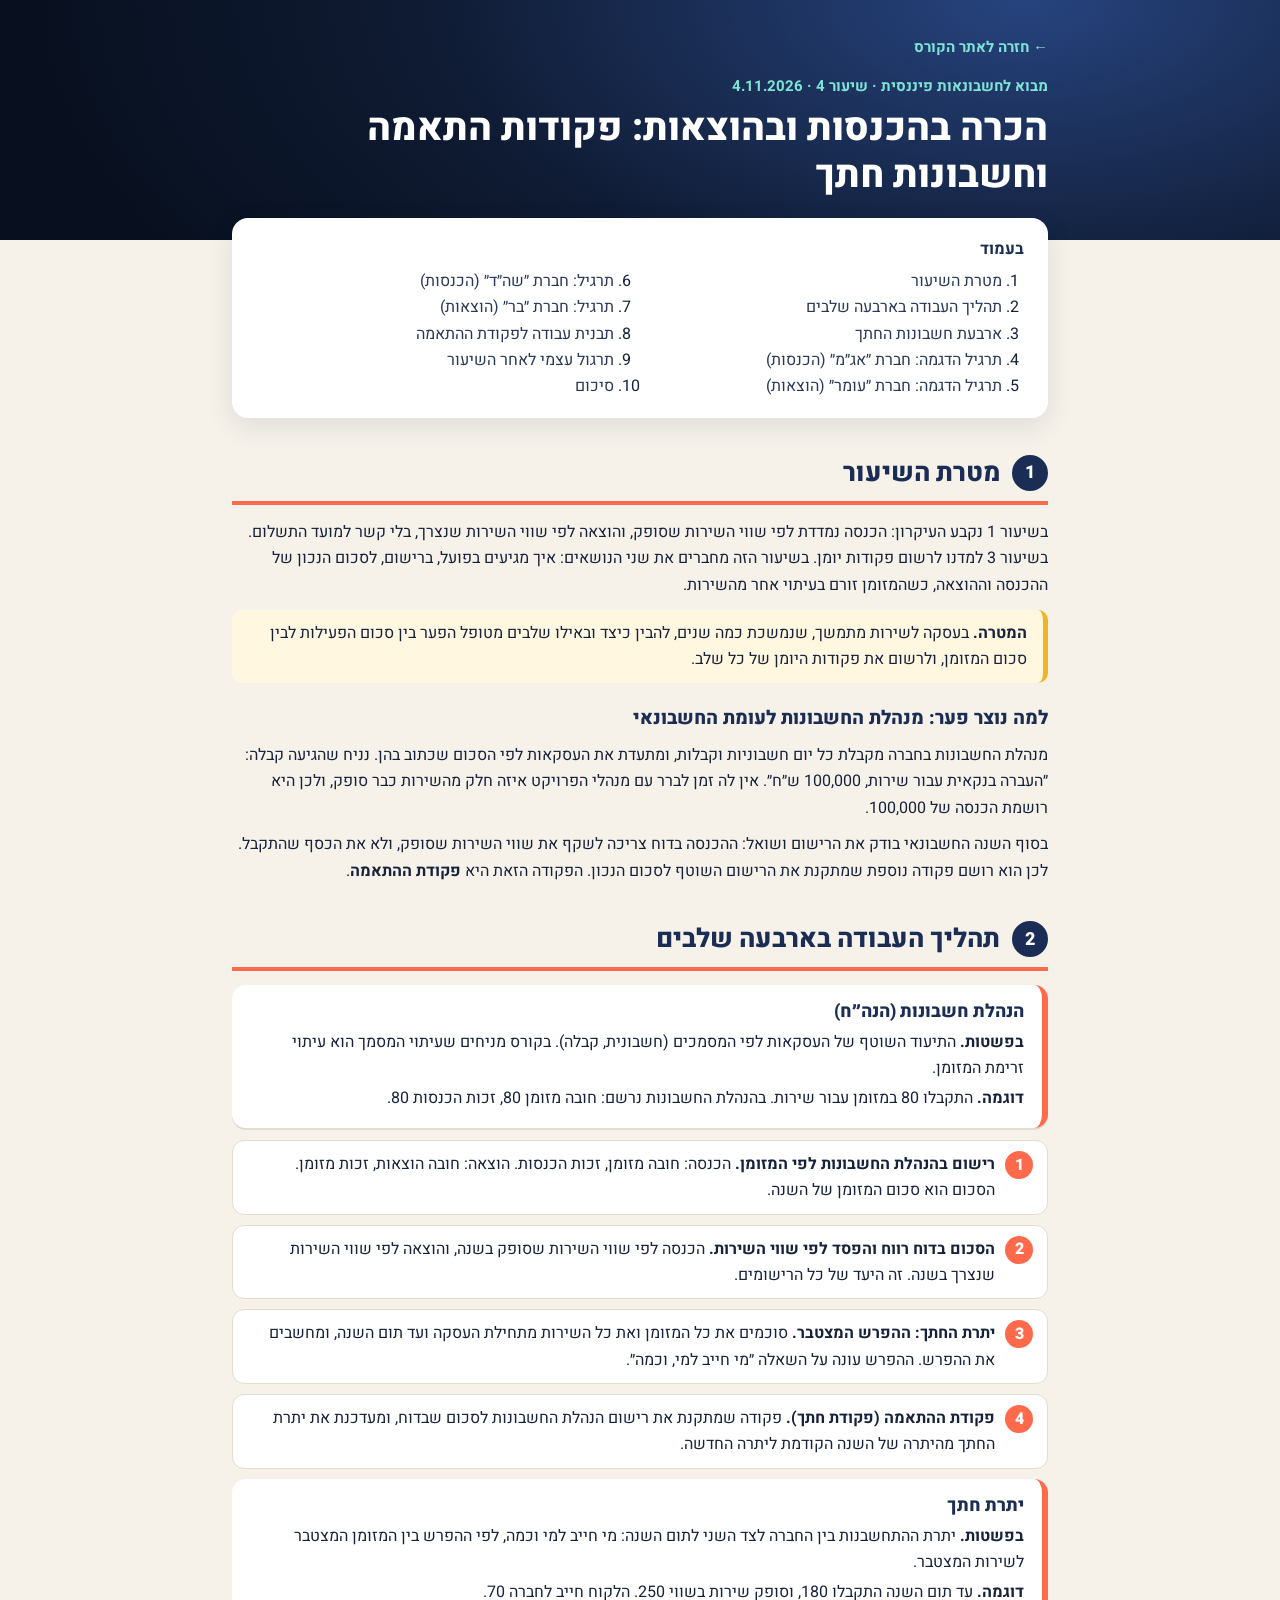
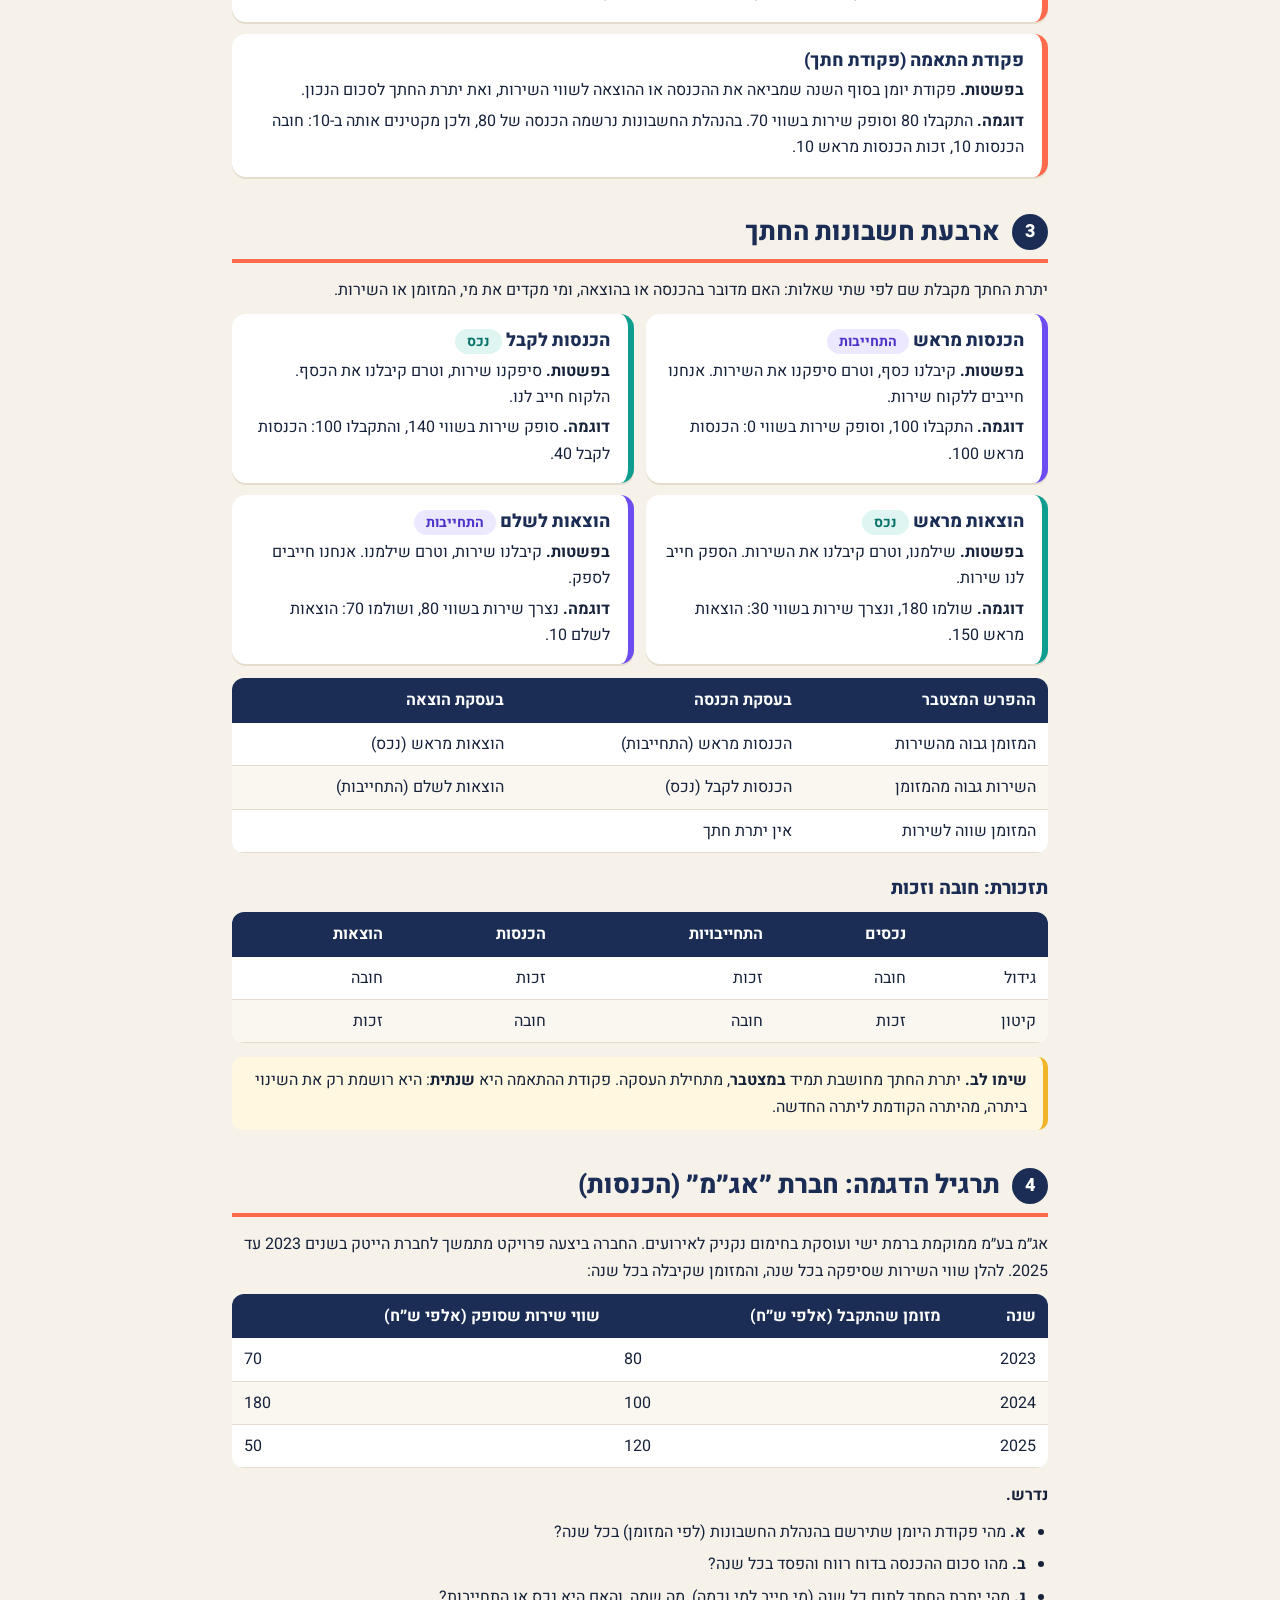
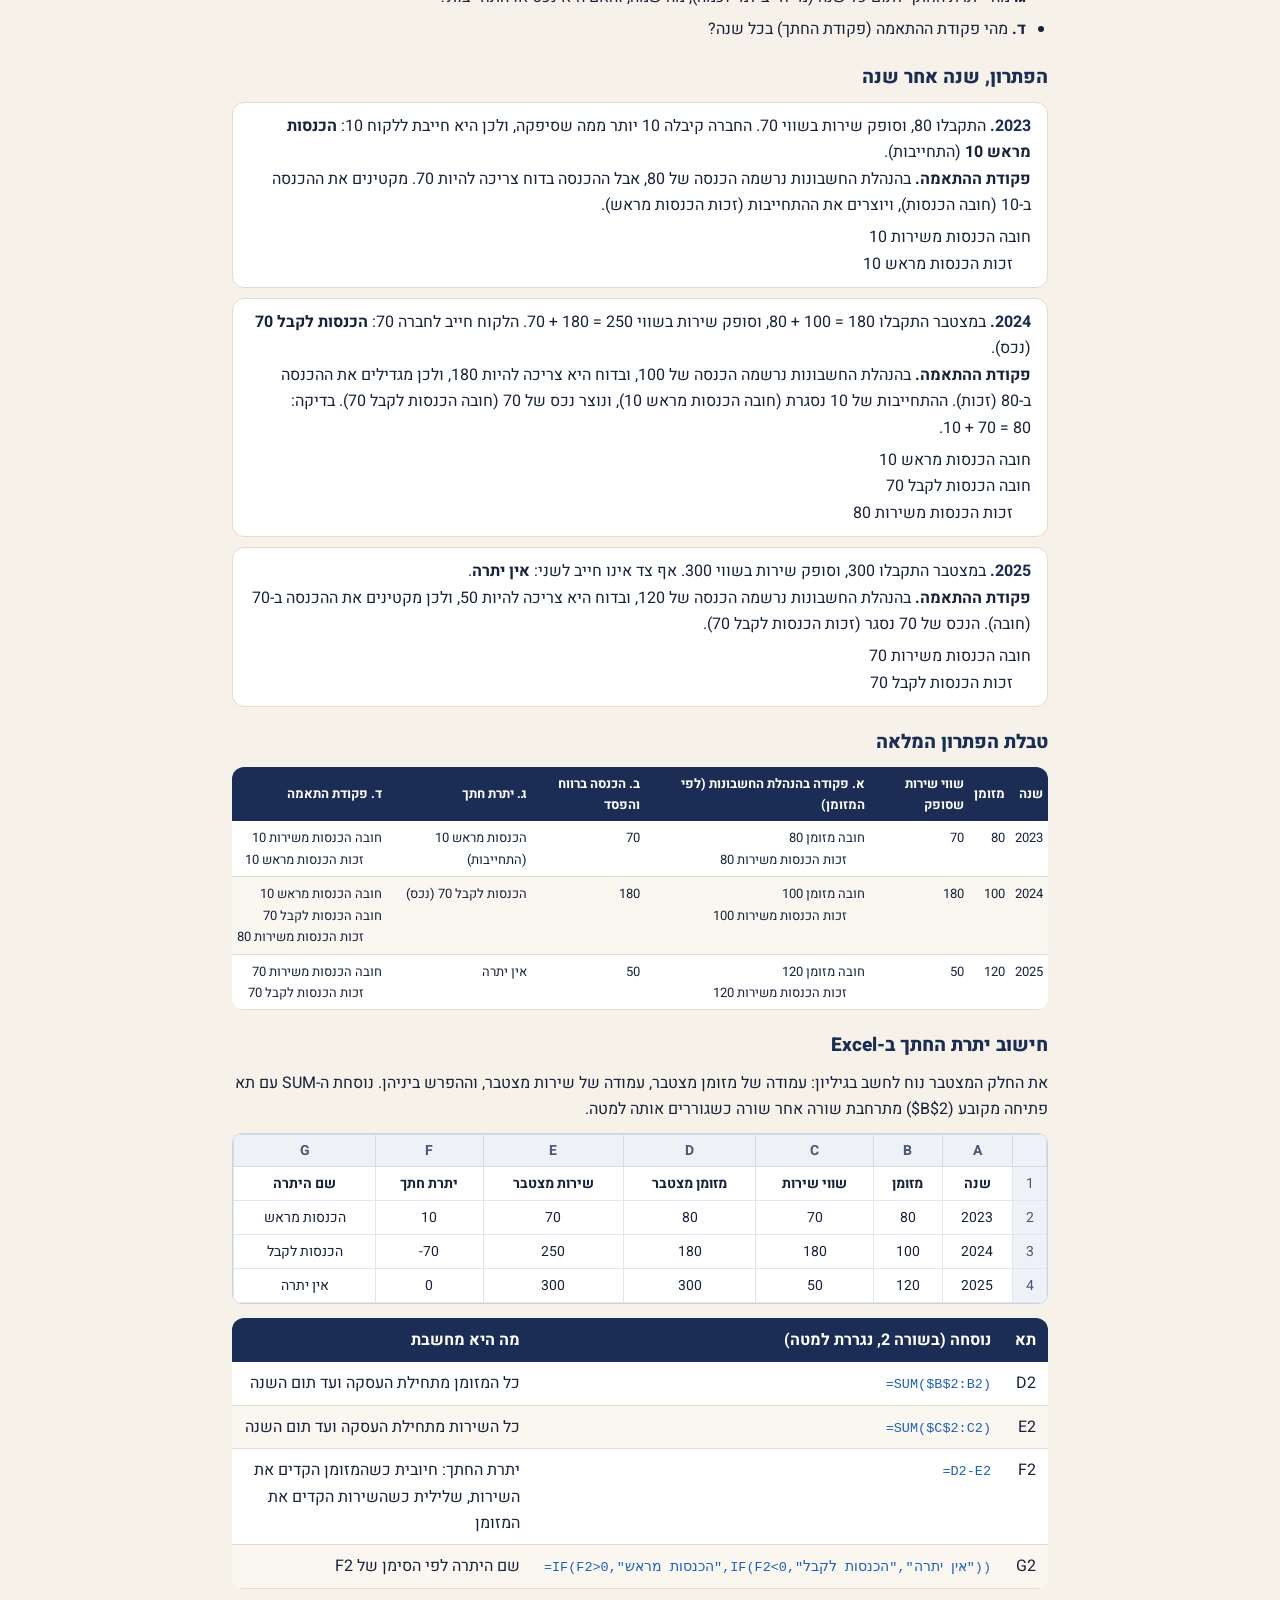
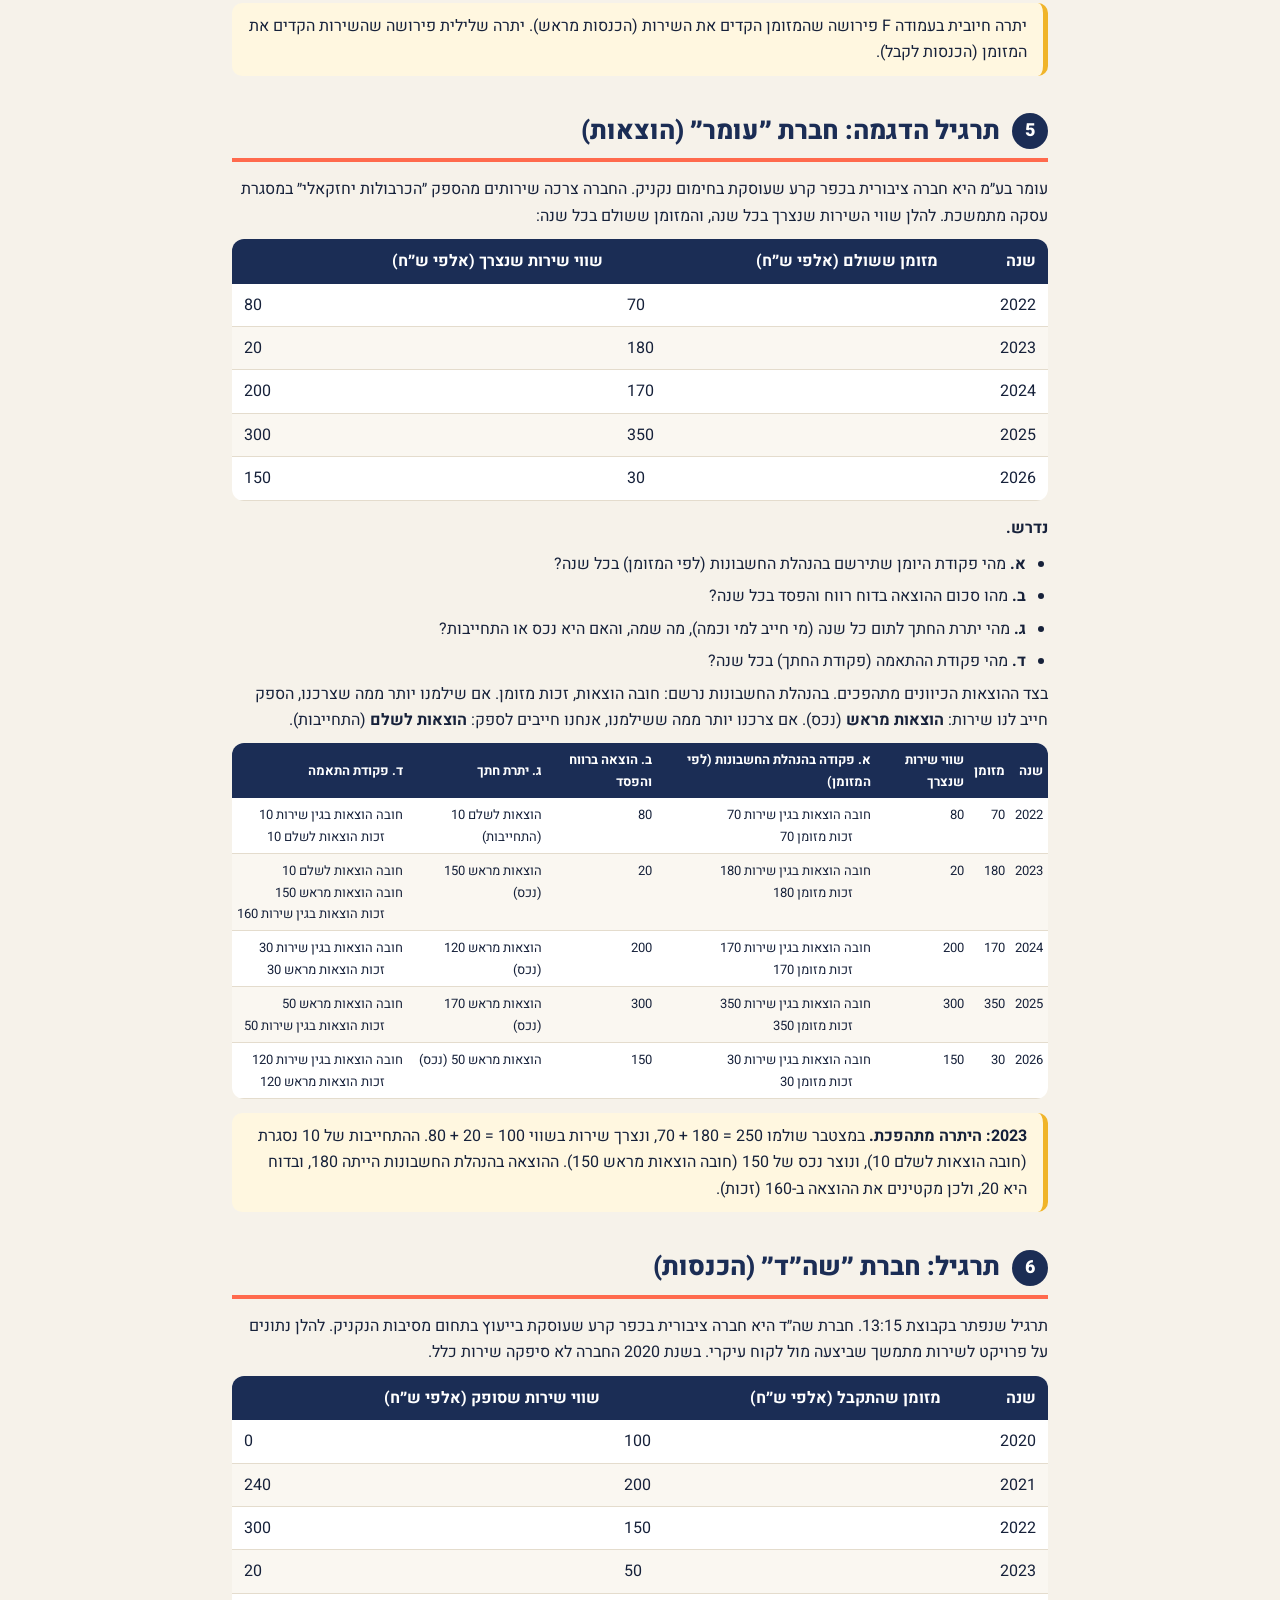
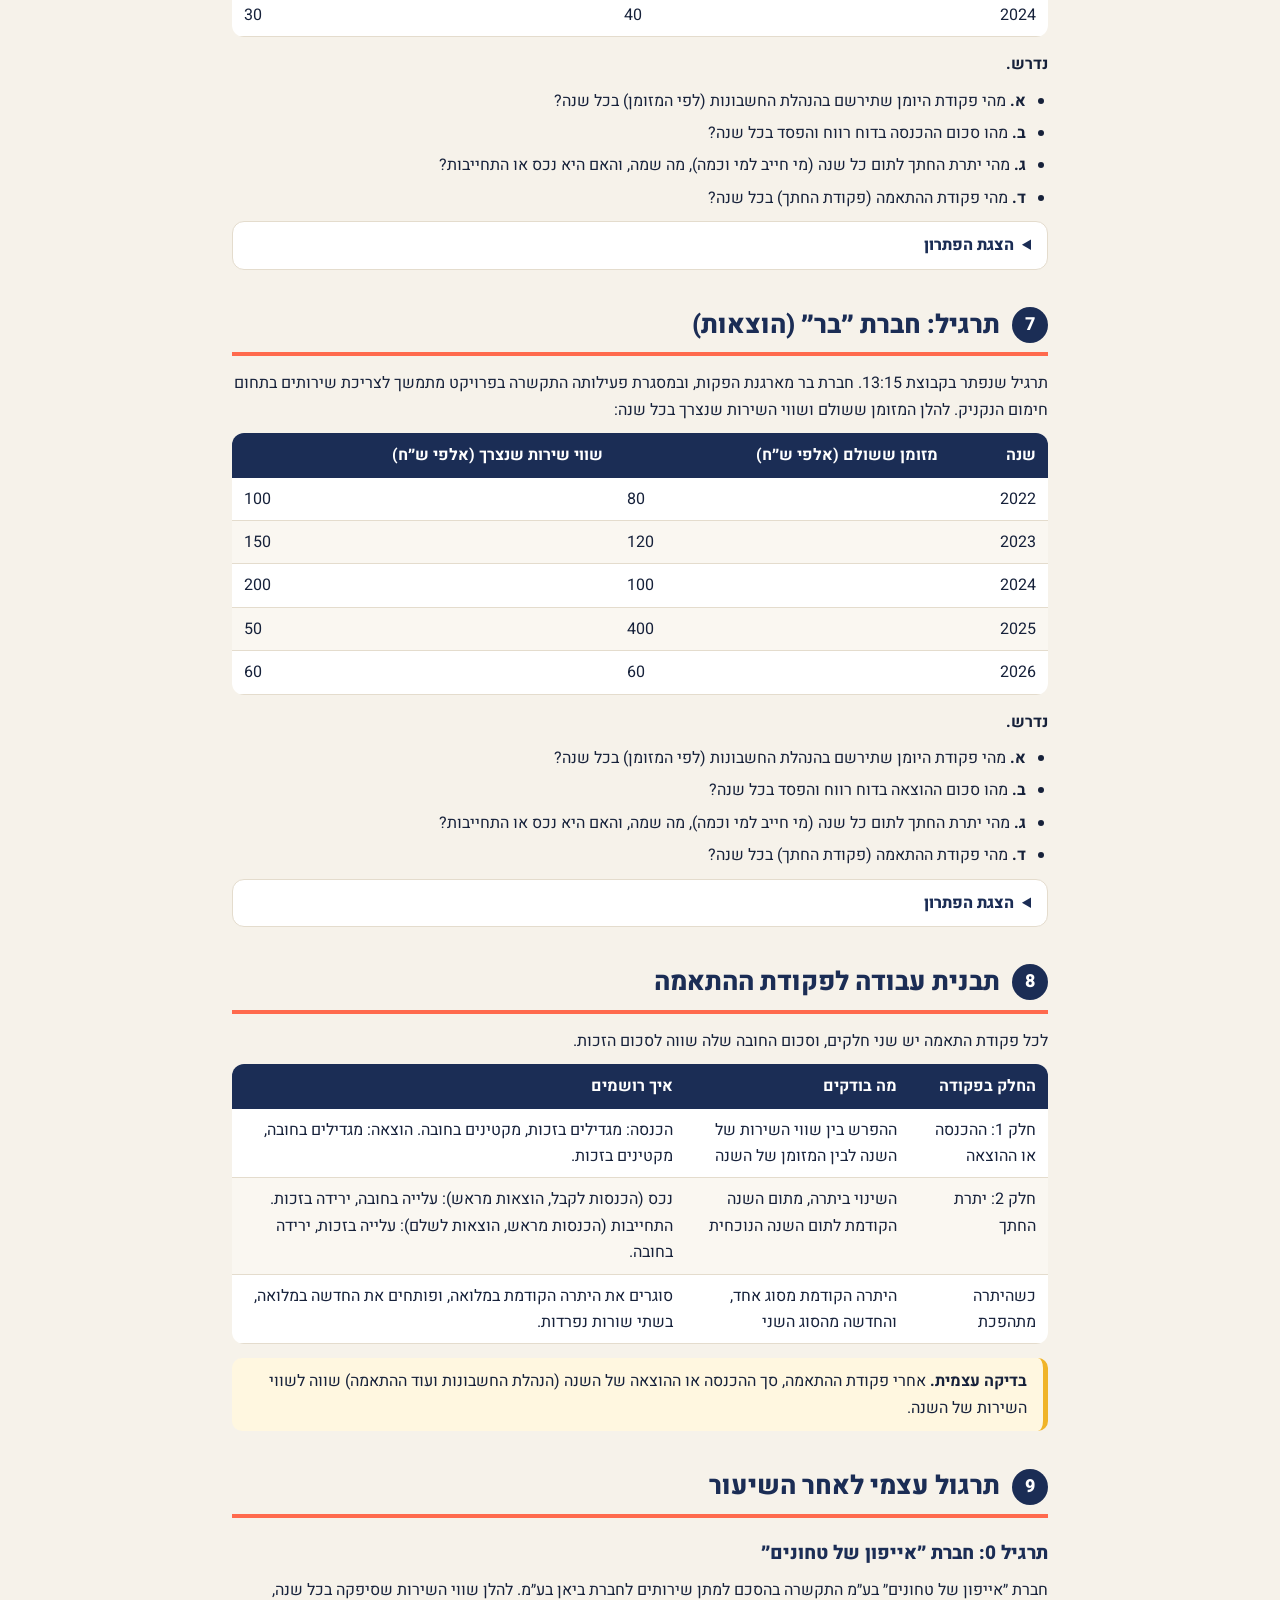
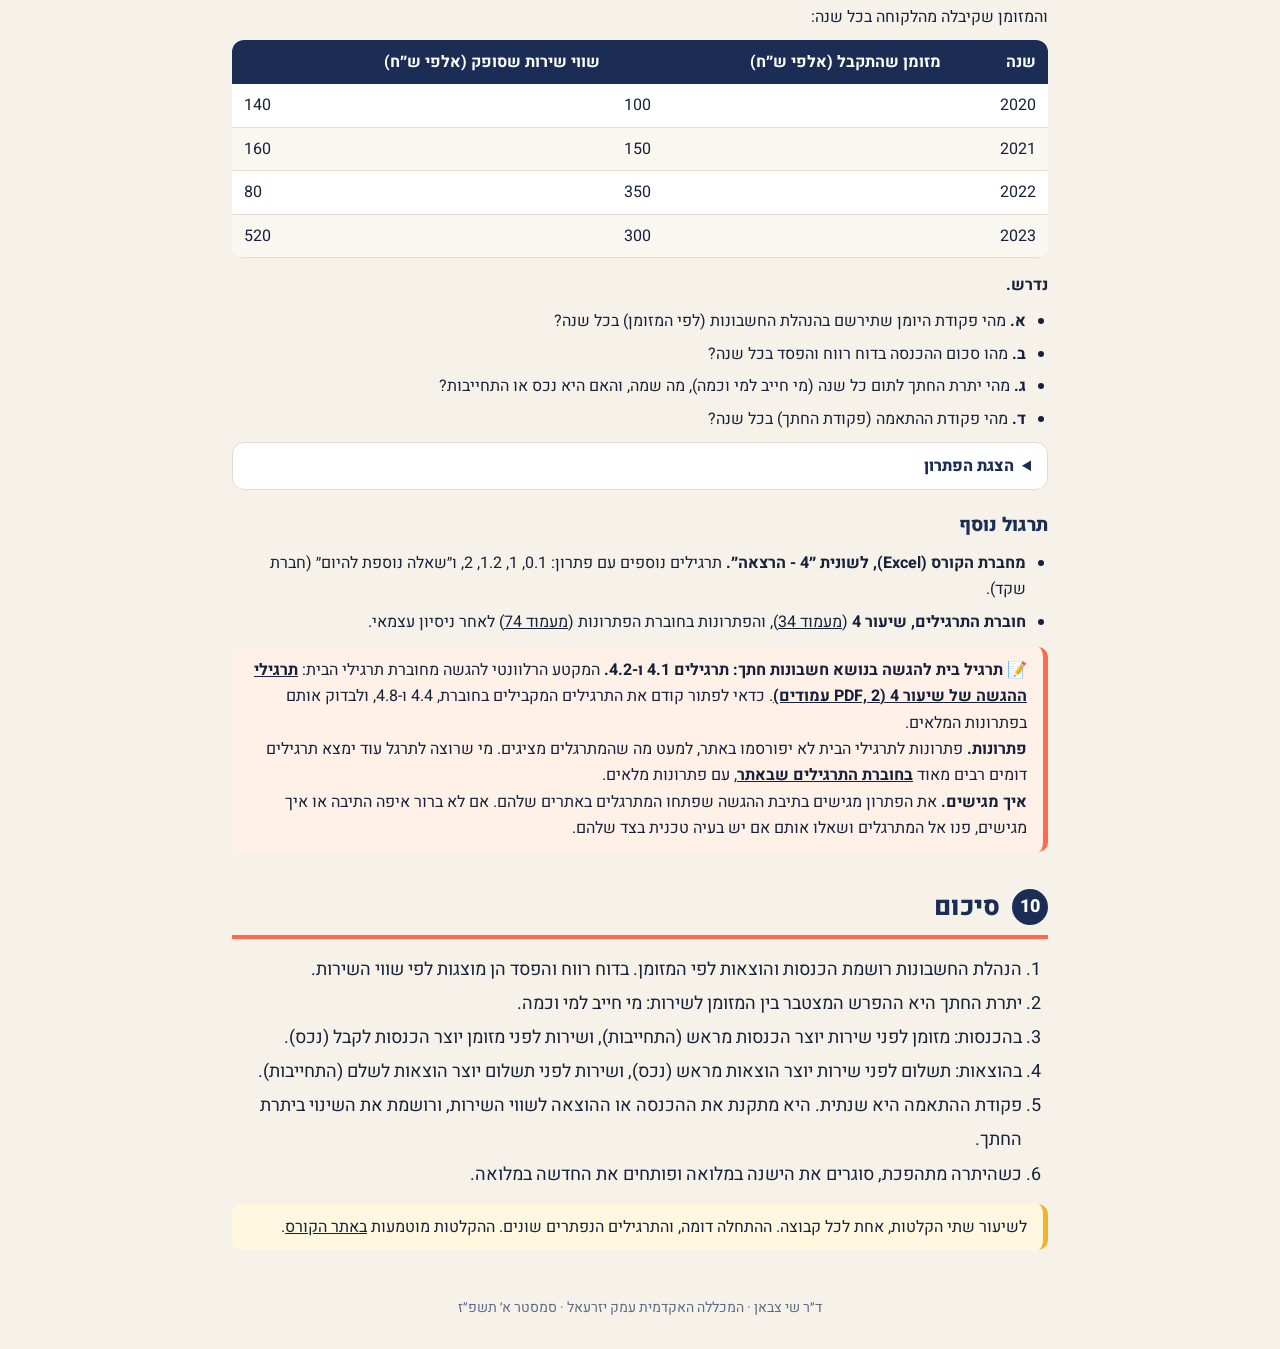
<file: lectures/lecture-4/notes.html>
<!doctype html>
<html lang="he" dir="rtl">
<head>
<meta charset="utf-8">
<meta name="viewport" content="width=device-width,initial-scale=1">
<title>שיעור 4 | מבוא לחשבונאות פיננסית | סיכום</title>
<link rel="stylesheet" href="../../assets/fonts.css">
<style>
:root{--ink:#16213a;--ink2:#2a3858;--mut:#5d6a86;--paper:#f6f2ea;--line:#e4dccd;--coral:#ff6a4d;--navy:#0f1b33;--navy2:#1b2d55;--asset:#0f9d90}
*{box-sizing:border-box;margin:0;padding:0}
body{font-family:'Heebo','Segoe UI','Arial Hebrew',Arial,sans-serif;background:var(--paper);color:var(--ink);line-height:1.65;-webkit-font-smoothing:antialiased}
a{color:inherit}
.n{direction:ltr;unicode-bidi:isolate;display:inline-block}
.top{background:radial-gradient(1000px 500px at 80% 0%,#27447f 0%,var(--navy) 60%,#08101f 100%);color:#fff;padding:34px 0 40px}
.wrap{max-width:860px;margin:0 auto;padding:0 22px}
.back{display:inline-block;color:#7fe3d6;font-weight:700;text-decoration:none;font-size:15px;margin-bottom:14px}
.back:hover{text-decoration:underline}
.kick{color:#7fe3d6;font-weight:700;font-size:15px}
h1{font-size:clamp(26px,4.4vw,38px);line-height:1.25;font-weight:800;margin-top:6px}
.toc{background:#fff;border-radius:16px;padding:18px 24px;margin:-22px 0 8px;box-shadow:0 8px 28px rgba(22,33,58,.1);position:relative}
.toc b{color:var(--navy2)}
.toc ol{padding-right:22px;columns:2;column-gap:30px;margin-top:6px}
.toc a{text-decoration:none;color:var(--ink2)}
.toc a:hover{color:var(--coral)}
section{margin-top:34px}
h2{font-size:26px;font-weight:800;color:var(--navy2);padding-bottom:6px;border-bottom:4px solid var(--coral);margin-bottom:14px;display:flex;gap:12px;align-items:center}
h2 .sn{flex:none;width:36px;height:36px;border-radius:50%;background:var(--navy2);color:#fff;display:grid;place-items:center;font-size:18px}
h3{font-size:19px;font-weight:800;color:var(--navy2);margin:20px 0 8px}
p{margin:0 0 10px}
.tw{overflow-x:auto;margin:8px 0 14px}
table{width:100%;border-collapse:collapse;background:#fff;border-radius:12px;overflow:hidden;font-size:16px}
th{background:var(--navy2);color:#fff;text-align:right;padding:9px 12px;font-weight:700}
td{padding:8px 12px;border-bottom:1px solid var(--line);vertical-align:top;text-align:right}
tbody tr:nth-child(even) td{background:#faf7f1}
table.num td:nth-child(n+2){text-align:left}
tr.tot td{background:var(--navy2)!important;color:#fff;font-weight:700}
.term{background:#fff;border-radius:14px;padding:12px 18px;margin:0 0 12px;border-right:6px solid var(--coral);box-shadow:0 2px 0 var(--line)}
.term .th{font-weight:800;color:var(--navy2);font-size:18px;margin-bottom:2px}
.term p{margin:0 0 4px;font-size:16px}
.note{background:#fff7e0;border-right:5px solid #f0b429;border-radius:10px;padding:10px 16px;margin:12px 0}
.eq{display:flex;gap:10px;align-items:center;justify-content:center;flex-wrap:wrap;margin:14px 0}
.eb{padding:6px 14px;border-radius:10px;font-weight:800}
.eb.a{background:#dff5f2;color:#087469}.eb.l{background:#ece8ff;color:#4f33c9}.eb.q{background:#fff0d2;color:#a86703}.eb.i{background:#dcf5e6;color:#167a43}.eb.x{background:#fde3e5;color:#b3262f}
.eo{font-weight:800;font-size:20px}
.chip{display:inline-block;border-radius:99px;padding:1px 12px;font-weight:700;font-size:14px}
.chip.c-a{background:#dff5f2;color:#087469}.chip.c-l{background:#ece8ff;color:#4f33c9}.chip.c-q{background:#fff0d2;color:#a86703}.chip.c-i{background:#dcf5e6;color:#167a43}.chip.c-x{background:#fde3e5;color:#b3262f}
ul.rules{padding-right:22px}ul.rules li{margin-bottom:6px}
ol.five{padding-right:26px;font-size:18px;line-height:1.9}
details{background:#fff;border-radius:12px;padding:10px 16px;margin:10px 0;border:1px solid var(--line)}
summary{cursor:pointer;font-weight:800;color:var(--navy2)}
details[open] summary{margin-bottom:8px}
footer{margin:46px 0 30px;color:var(--mut);font-size:14px;text-align:center}
@media print{.top{background:#fff!important;color:#000}.back,.toc{display:none}section{break-inside:avoid-page}}
@media (max-width:640px){.toc ol{columns:1}}
table.wide{font-size:13px}table.wide td,table.wide th{padding:6px 5px}
.xl{background:#fff;border:1px solid #c9d3e3;border-radius:10px;overflow-x:auto;margin:10px 0 14px;font-size:14px}
.xl table{border-radius:0;font-size:14px;direction:rtl}
.xl th{background:#eef1f6;color:#4a5875;text-align:center;font-weight:600;padding:4px 8px;border:1px solid #d5dce8}
.xl td{border:1px solid #e1e6ef;padding:5px 8px;text-align:center;direction:rtl;white-space:nowrap}
.xl td.rh{background:#eef1f6;color:#4a5875;width:34px}
.xl td.f{font-family:Consolas,Menlo,monospace;direction:ltr;color:#1d5fbf;font-size:13px}
.xl tbody tr:nth-child(even) td{background:transparent}
.xl tbody tr td.rh{background:#eef1f6}
.je{white-space:nowrap}
.je .d,.je .c{display:block}
.je .c{padding-right:18px}
.steps{counter-reset:s;list-style:none;padding:0}
.steps li{position:relative;background:#fff;border-radius:12px;padding:10px 16px 10px 16px;margin:0 0 10px;padding-right:52px;border:1px solid var(--line)}
.steps li:before{counter-increment:s;content:counter(s);position:absolute;right:14px;top:10px;width:28px;height:28px;border-radius:50%;background:var(--coral);color:#fff;font-weight:800;display:grid;place-items:center}
.four{display:grid;grid-template-columns:1fr 1fr;gap:12px;margin:10px 0 14px}
.four .term{margin:0}
.term.a{border-right-color:var(--asset)}.term.l{border-right-color:#6d4df2}
@media (max-width:640px){.four{grid-template-columns:1fr}}
.yr{background:#fff;border-radius:12px;border:1px solid var(--line);padding:10px 16px;margin:0 0 10px}
.yr b.h{color:var(--navy2)}
.n.f{font-family:Consolas,Menlo,monospace;color:#1d5fbf;font-size:13.5px;white-space:nowrap}
</style>

</head>
<body>
<div class="top"><div class="wrap"><a class="back" href="../../index.html">← חזרה לאתר הקורס</a><div class="kick">מבוא לחשבונאות פיננסית · שיעור 4 · 4.11.2026</div><h1>הכרה בהכנסות ובהוצאות: פקודות התאמה וחשבונות חתך</h1></div></div>
<div class="wrap"><nav class="toc"><b>בעמוד</b><ol><li><a href="#s1">מטרת השיעור</a></li><li><a href="#s2">תהליך העבודה בארבעה שלבים</a></li><li><a href="#s3">ארבעת חשבונות החתך</a></li><li><a href="#s4">תרגיל הדגמה: חברת ״אג״מ״ (הכנסות)</a></li><li><a href="#s5">תרגיל הדגמה: חברת ״עומר״ (הוצאות)</a></li><li><a href="#s6">תרגיל: חברת ״שה״ד״ (הכנסות)</a></li><li><a href="#s7">תרגיל: חברת ״בר״ (הוצאות)</a></li><li><a href="#s8">תבנית עבודה לפקודת ההתאמה</a></li><li><a href="#s9">תרגול עצמי לאחר השיעור</a></li><li><a href="#s10">סיכום</a></li></ol></nav>
<section id="s1"><h2><span class="sn">1</span>מטרת השיעור</h2>
<p>בשיעור 1 נקבע העיקרון: הכנסה נמדדת לפי שווי השירות שסופק, והוצאה לפי שווי השירות שנצרך, בלי קשר למועד התשלום. בשיעור 3 למדנו לרשום פקודות יומן. בשיעור הזה מחברים את שני הנושאים: איך מגיעים בפועל, ברישום, לסכום הנכון של ההכנסה וההוצאה, כשהמזומן זורם בעיתוי אחר מהשירות.</p>
<div class="note"><b>המטרה.</b> בעסקה לשירות מתמשך, שנמשכת כמה שנים, להבין כיצד ובאילו שלבים מטופל הפער בין סכום הפעילות לבין סכום המזומן, ולרשום את פקודות היומן של כל שלב.</div>
<h3>למה נוצר פער: מנהלת החשבונות לעומת החשבונאי</h3>
<p>מנהלת החשבונות בחברה מקבלת כל יום חשבוניות וקבלות, ומתעדת את העסקאות לפי הסכום שכתוב בהן. נניח שהגיעה קבלה: ״העברה בנקאית עבור שירות, <span class="n">100,000</span> ש״ח״. אין לה זמן לברר עם מנהלי הפרויקט איזה חלק מהשירות כבר סופק, ולכן היא רושמת הכנסה של <span class="n">100,000</span>.</p>
<p>בסוף השנה החשבונאי בודק את הרישום ושואל: ההכנסה בדוח צריכה לשקף את שווי השירות שסופק, ולא את הכסף שהתקבל. לכן הוא רושם פקודה נוספת שמתקנת את הרישום השוטף לסכום הנכון. הפקודה הזאת היא <b>פקודת ההתאמה</b>.</p>
</section><section id="s2"><h2><span class="sn">2</span>תהליך העבודה בארבעה שלבים</h2>
<div class="term"><div class="th">הנהלת חשבונות (הנה״ח)</div><p><b>בפשטות.</b> התיעוד השוטף של העסקאות לפי המסמכים (חשבונית, קבלה). בקורס מניחים שעיתוי המסמך הוא עיתוי זרימת המזומן.</p><p><b>דוגמה.</b> התקבלו 80 במזומן עבור שירות. בהנהלת החשבונות נרשם: חובה מזומן 80, זכות הכנסות 80.</p></div>
<ol class="steps"><li><b>רישום בהנהלת החשבונות לפי המזומן.</b> הכנסה: חובה מזומן, זכות הכנסות. הוצאה: חובה הוצאות, זכות מזומן. הסכום הוא סכום המזומן של השנה.</li><li><b>הסכום בדוח רווח והפסד לפי שווי השירות.</b> הכנסה לפי שווי השירות שסופק בשנה, והוצאה לפי שווי השירות שנצרך בשנה. זה היעד של כל הרישומים.</li><li><b>יתרת החתך: ההפרש המצטבר.</b> סוכמים את כל המזומן ואת כל השירות מתחילת העסקה ועד תום השנה, ומחשבים את ההפרש. ההפרש עונה על השאלה ״מי חייב למי, וכמה״.</li><li><b>פקודת ההתאמה (פקודת חתך).</b> פקודה שמתקנת את רישום הנהלת החשבונות לסכום שבדוח, ומעדכנת את יתרת החתך מהיתרה של השנה הקודמת ליתרה החדשה.</li></ol>
<div class="term"><div class="th">יתרת חתך</div><p><b>בפשטות.</b> יתרת ההתחשבנות בין החברה לצד השני לתום השנה: מי חייב למי וכמה, לפי ההפרש בין המזומן המצטבר לשירות המצטבר.</p><p><b>דוגמה.</b> עד תום השנה התקבלו 180, וסופק שירות בשווי 250. הלקוח חייב לחברה 70.</p></div>
<div class="term"><div class="th">פקודת התאמה (פקודת חתך)</div><p><b>בפשטות.</b> פקודת יומן בסוף השנה שמביאה את ההכנסה או ההוצאה לשווי השירות, ואת יתרת החתך לסכום הנכון.</p><p><b>דוגמה.</b> התקבלו 80 וסופק שירות בשווי 70. בהנהלת החשבונות נרשמה הכנסה של 80, ולכן מקטינים אותה ב-10: חובה הכנסות 10, זכות הכנסות מראש 10.</p></div>
</section><section id="s3"><h2><span class="sn">3</span>ארבעת חשבונות החתך</h2>
<p>יתרת החתך מקבלת שם לפי שתי שאלות: האם מדובר בהכנסה או בהוצאה, ומי מקדים את מי, המזומן או השירות.</p>
<div class="four"><div class="term l"><div class="th">הכנסות מראש <span class="chip c-l">התחייבות</span></div><p><b>בפשטות.</b> קיבלנו כסף, וטרם סיפקנו את השירות. אנחנו חייבים ללקוח שירות.</p><p><b>דוגמה.</b> התקבלו 100, וסופק שירות בשווי 0: הכנסות מראש 100.</p></div><div class="term a"><div class="th">הכנסות לקבל <span class="chip c-a">נכס</span></div><p><b>בפשטות.</b> סיפקנו שירות, וטרם קיבלנו את הכסף. הלקוח חייב לנו.</p><p><b>דוגמה.</b> סופק שירות בשווי 140, והתקבלו 100: הכנסות לקבל 40.</p></div><div class="term a"><div class="th">הוצאות מראש <span class="chip c-a">נכס</span></div><p><b>בפשטות.</b> שילמנו, וטרם קיבלנו את השירות. הספק חייב לנו שירות.</p><p><b>דוגמה.</b> שולמו 180, ונצרך שירות בשווי 30: הוצאות מראש 150.</p></div><div class="term l"><div class="th">הוצאות לשלם <span class="chip c-l">התחייבות</span></div><p><b>בפשטות.</b> קיבלנו שירות, וטרם שילמנו. אנחנו חייבים לספק.</p><p><b>דוגמה.</b> נצרך שירות בשווי 80, ושולמו 70: הוצאות לשלם 10.</p></div></div>
<div class="tw"><table><thead><tr><th>ההפרש המצטבר</th><th>בעסקת הכנסה</th><th>בעסקת הוצאה</th></tr></thead><tbody><tr><td>המזומן גבוה מהשירות</td><td>הכנסות מראש (התחייבות)</td><td>הוצאות מראש (נכס)</td></tr><tr><td>השירות גבוה מהמזומן</td><td>הכנסות לקבל (נכס)</td><td>הוצאות לשלם (התחייבות)</td></tr><tr><td>המזומן שווה לשירות</td><td colspan="2">אין יתרת חתך</td></tr></tbody></table></div>
<h3>תזכורת: חובה וזכות</h3>
<div class="tw"><table><thead><tr><th></th><th>נכסים</th><th>התחייבויות</th><th>הכנסות</th><th>הוצאות</th></tr></thead><tbody><tr><td>גידול</td><td>חובה</td><td>זכות</td><td>זכות</td><td>חובה</td></tr><tr><td>קיטון</td><td>זכות</td><td>חובה</td><td>חובה</td><td>זכות</td></tr></tbody></table></div>
<div class="note"><b>שימו לב.</b> יתרת החתך מחושבת תמיד <b>במצטבר</b>, מתחילת העסקה. פקודת ההתאמה היא <b>שנתית</b>: היא רושמת רק את השינוי ביתרה, מהיתרה הקודמת ליתרה החדשה.</div>
</section><section id="s4"><h2><span class="sn">4</span>תרגיל הדגמה: חברת ״אג״מ״ (הכנסות)</h2>
<p>אג״מ בע״מ ממוקמת ברמת ישי ועוסקת בחימום נקניק לאירועים. החברה ביצעה פרויקט מתמשך לחברת הייטק בשנים 2023 עד 2025. להלן שווי השירות שסיפקה בכל שנה, והמזומן שקיבלה בכל שנה:</p>
<div class="tw"><table class="num"><thead><tr><th>שנה</th><th>מזומן שהתקבל (אלפי ש״ח)</th><th>שווי שירות שסופק (אלפי ש״ח)</th></tr></thead><tbody><tr><td>2023</td><td><span class="n">80</span></td><td><span class="n">70</span></td></tr><tr><td>2024</td><td><span class="n">100</span></td><td><span class="n">180</span></td></tr><tr><td>2025</td><td><span class="n">120</span></td><td><span class="n">50</span></td></tr></tbody></table></div>
<p><b>נדרש.</b></p><ul class="rules"><li><b>א.</b> מהי פקודת היומן שתירשם בהנהלת החשבונות (לפי המזומן) בכל שנה?</li><li><b>ב.</b> מהו סכום ההכנסה בדוח רווח והפסד בכל שנה?</li><li><b>ג.</b> מהי יתרת החתך לתום כל שנה (מי חייב למי וכמה), מה שמה, והאם היא נכס או התחייבות?</li><li><b>ד.</b> מהי פקודת ההתאמה (פקודת החתך) בכל שנה?</li></ul>
<h3>הפתרון, שנה אחר שנה</h3>
<div class="yr"><b class="h">2023.</b> התקבלו 80, וסופק שירות בשווי 70. החברה קיבלה 10 יותר ממה שסיפקה, ולכן היא חייבת ללקוח 10: <b>הכנסות מראש 10</b> (התחייבות).<br><b>פקודת ההתאמה.</b> בהנהלת החשבונות נרשמה הכנסה של 80, אבל ההכנסה בדוח צריכה להיות 70. מקטינים את ההכנסה ב-10 (חובה הכנסות), ויוצרים את ההתחייבות (זכות הכנסות מראש).<div class="tw" style="margin:6px 0 0"><span class="je"><span class="d">חובה הכנסות משירות <span class="n">10</span></span><span class="c">זכות הכנסות מראש <span class="n">10</span></span></span></div></div><div class="yr"><b class="h">2024.</b> במצטבר התקבלו <span class="n">80 + 100 = 180</span>, וסופק שירות בשווי <span class="n">70 + 180 = 250</span>. הלקוח חייב לחברה 70: <b>הכנסות לקבל 70</b> (נכס).<br><b>פקודת ההתאמה.</b> בהנהלת החשבונות נרשמה הכנסה של 100, ובדוח היא צריכה להיות 180, ולכן מגדילים את ההכנסה ב-80 (זכות). ההתחייבות של 10 נסגרת (חובה הכנסות מראש 10), ונוצר נכס של 70 (חובה הכנסות לקבל 70). בדיקה: <span class="n">10 + 70 = 80</span>.<div class="tw" style="margin:6px 0 0"><span class="je"><span class="d">חובה הכנסות מראש <span class="n">10</span></span><span class="d">חובה הכנסות לקבל <span class="n">70</span></span><span class="c">זכות הכנסות משירות <span class="n">80</span></span></span></div></div><div class="yr"><b class="h">2025.</b> במצטבר התקבלו 300, וסופק שירות בשווי 300. אף צד אינו חייב לשני: <b>אין יתרה</b>.<br><b>פקודת ההתאמה.</b> בהנהלת החשבונות נרשמה הכנסה של 120, ובדוח היא צריכה להיות 50, ולכן מקטינים את ההכנסה ב-70 (חובה). הנכס של 70 נסגר (זכות הכנסות לקבל 70).<div class="tw" style="margin:6px 0 0"><span class="je"><span class="d">חובה הכנסות משירות <span class="n">70</span></span><span class="c">זכות הכנסות לקבל <span class="n">70</span></span></span></div></div>
<h3>טבלת הפתרון המלאה</h3>
<div class="tw"><table class="wide"><thead><tr><th>שנה</th><th>מזומן</th><th>שווי שירות שסופק</th><th>א. פקודה בהנהלת החשבונות (לפי המזומן)</th><th>ב. הכנסה ברווח והפסד</th><th>ג. יתרת חתך</th><th>ד. פקודת התאמה</th></tr></thead><tbody><tr><td>2023</td><td><span class="n">80</span></td><td><span class="n">70</span></td><td><span class="je"><span class="d">חובה מזומן <span class="n">80</span></span><span class="c">זכות הכנסות משירות <span class="n">80</span></span></span></td><td><span class="n">70</span></td><td>הכנסות מראש <span class="n">10</span> (התחייבות)</td><td><span class="je"><span class="d">חובה הכנסות משירות <span class="n">10</span></span><span class="c">זכות הכנסות מראש <span class="n">10</span></span></span></td></tr><tr><td>2024</td><td><span class="n">100</span></td><td><span class="n">180</span></td><td><span class="je"><span class="d">חובה מזומן <span class="n">100</span></span><span class="c">זכות הכנסות משירות <span class="n">100</span></span></span></td><td><span class="n">180</span></td><td>הכנסות לקבל <span class="n">70</span> (נכס)</td><td><span class="je"><span class="d">חובה הכנסות מראש <span class="n">10</span></span><span class="d">חובה הכנסות לקבל <span class="n">70</span></span><span class="c">זכות הכנסות משירות <span class="n">80</span></span></span></td></tr><tr><td>2025</td><td><span class="n">120</span></td><td><span class="n">50</span></td><td><span class="je"><span class="d">חובה מזומן <span class="n">120</span></span><span class="c">זכות הכנסות משירות <span class="n">120</span></span></span></td><td><span class="n">50</span></td><td>אין יתרה</td><td><span class="je"><span class="d">חובה הכנסות משירות <span class="n">70</span></span><span class="c">זכות הכנסות לקבל <span class="n">70</span></span></span></td></tr></tbody></table></div>
<h3>חישוב יתרת החתך ב-Excel</h3>
<p>את החלק המצטבר נוח לחשב בגיליון: עמודה של מזומן מצטבר, עמודה של שירות מצטבר, וההפרש ביניהן. נוסחת ה-SUM עם תא פתיחה מקובע (<span class="n">$B$2</span>) מתרחבת שורה אחר שורה כשגוררים אותה למטה.</p>
<div class="xl"><table><thead><tr><th></th><th>A</th><th>B</th><th>C</th><th>D</th><th>E</th><th>F</th><th>G</th></tr></thead><tbody><tr><td class="rh">1</td><td><b>שנה</b></td><td><b>מזומן</b></td><td><b>שווי שירות</b></td><td><b>מזומן מצטבר</b></td><td><b>שירות מצטבר</b></td><td><b>יתרת חתך</b></td><td><b>שם היתרה</b></td></tr><tr><td class="rh">2</td><td>2023</td><td>80</td><td>70</td><td>80</td><td>70</td><td><span class="n">10</span></td><td>הכנסות מראש</td></tr><tr><td class="rh">3</td><td>2024</td><td>100</td><td>180</td><td>180</td><td>250</td><td><span class="n">-70</span></td><td>הכנסות לקבל</td></tr><tr><td class="rh">4</td><td>2025</td><td>120</td><td>50</td><td>300</td><td>300</td><td><span class="n">0</span></td><td>אין יתרה</td></tr></tbody></table></div><div class="tw"><table><thead><tr><th>תא</th><th>נוסחה (בשורה 2, נגררת למטה)</th><th>מה היא מחשבת</th></tr></thead><tbody><tr><td>D2</td><td><span class="n f">=SUM($B$2:B2)</span></td><td>כל המזומן מתחילת העסקה ועד תום השנה</td></tr><tr><td>E2</td><td><span class="n f">=SUM($C$2:C2)</span></td><td>כל השירות מתחילת העסקה ועד תום השנה</td></tr><tr><td>F2</td><td><span class="n f">=D2-E2</span></td><td>יתרת החתך: חיובית כשהמזומן הקדים את השירות, שלילית כשהשירות הקדים את המזומן</td></tr><tr><td>G2</td><td><span class="n f">=IF(F2&gt;0,<bdi>"הכנסות מראש"</bdi>,IF(F2&lt;0,<bdi>"הכנסות לקבל"</bdi>,<bdi>"אין יתרה"</bdi>))</span></td><td>שם היתרה לפי הסימן של F2</td></tr></tbody></table></div>
<div class="note">יתרה חיובית בעמודה F פירושה שהמזומן הקדים את השירות (הכנסות מראש). יתרה שלילית פירושה שהשירות הקדים את המזומן (הכנסות לקבל).</div>
</section><section id="s5"><h2><span class="sn">5</span>תרגיל הדגמה: חברת ״עומר״ (הוצאות)</h2>
<p>עומר בע״מ היא חברה ציבורית בכפר קרע שעוסקת בחימום נקניק. החברה צרכה שירותים מהספק ״הכרבולות יחזקאלי״ במסגרת עסקה מתמשכת. להלן שווי השירות שנצרך בכל שנה, והמזומן ששולם בכל שנה:</p>
<div class="tw"><table class="num"><thead><tr><th>שנה</th><th>מזומן ששולם (אלפי ש״ח)</th><th>שווי שירות שנצרך (אלפי ש״ח)</th></tr></thead><tbody><tr><td>2022</td><td><span class="n">70</span></td><td><span class="n">80</span></td></tr><tr><td>2023</td><td><span class="n">180</span></td><td><span class="n">20</span></td></tr><tr><td>2024</td><td><span class="n">170</span></td><td><span class="n">200</span></td></tr><tr><td>2025</td><td><span class="n">350</span></td><td><span class="n">300</span></td></tr><tr><td>2026</td><td><span class="n">30</span></td><td><span class="n">150</span></td></tr></tbody></table></div>
<p><b>נדרש.</b></p><ul class="rules"><li><b>א.</b> מהי פקודת היומן שתירשם בהנהלת החשבונות (לפי המזומן) בכל שנה?</li><li><b>ב.</b> מהו סכום ההוצאה בדוח רווח והפסד בכל שנה?</li><li><b>ג.</b> מהי יתרת החתך לתום כל שנה (מי חייב למי וכמה), מה שמה, והאם היא נכס או התחייבות?</li><li><b>ד.</b> מהי פקודת ההתאמה (פקודת החתך) בכל שנה?</li></ul>
<p>בצד ההוצאות הכיוונים מתהפכים. בהנהלת החשבונות נרשם: חובה הוצאות, זכות מזומן. אם שילמנו יותר ממה שצרכנו, הספק חייב לנו שירות: <b>הוצאות מראש</b> (נכס). אם צרכנו יותר ממה ששילמנו, אנחנו חייבים לספק: <b>הוצאות לשלם</b> (התחייבות).</p>
<div class="tw"><table class="wide"><thead><tr><th>שנה</th><th>מזומן</th><th>שווי שירות שנצרך</th><th>א. פקודה בהנהלת החשבונות (לפי המזומן)</th><th>ב. הוצאה ברווח והפסד</th><th>ג. יתרת חתך</th><th>ד. פקודת התאמה</th></tr></thead><tbody><tr><td>2022</td><td><span class="n">70</span></td><td><span class="n">80</span></td><td><span class="je"><span class="d">חובה הוצאות בגין שירות <span class="n">70</span></span><span class="c">זכות מזומן <span class="n">70</span></span></span></td><td><span class="n">80</span></td><td>הוצאות לשלם <span class="n">10</span> (התחייבות)</td><td><span class="je"><span class="d">חובה הוצאות בגין שירות <span class="n">10</span></span><span class="c">זכות הוצאות לשלם <span class="n">10</span></span></span></td></tr><tr><td>2023</td><td><span class="n">180</span></td><td><span class="n">20</span></td><td><span class="je"><span class="d">חובה הוצאות בגין שירות <span class="n">180</span></span><span class="c">זכות מזומן <span class="n">180</span></span></span></td><td><span class="n">20</span></td><td>הוצאות מראש <span class="n">150</span> (נכס)</td><td><span class="je"><span class="d">חובה הוצאות לשלם <span class="n">10</span></span><span class="d">חובה הוצאות מראש <span class="n">150</span></span><span class="c">זכות הוצאות בגין שירות <span class="n">160</span></span></span></td></tr><tr><td>2024</td><td><span class="n">170</span></td><td><span class="n">200</span></td><td><span class="je"><span class="d">חובה הוצאות בגין שירות <span class="n">170</span></span><span class="c">זכות מזומן <span class="n">170</span></span></span></td><td><span class="n">200</span></td><td>הוצאות מראש <span class="n">120</span> (נכס)</td><td><span class="je"><span class="d">חובה הוצאות בגין שירות <span class="n">30</span></span><span class="c">זכות הוצאות מראש <span class="n">30</span></span></span></td></tr><tr><td>2025</td><td><span class="n">350</span></td><td><span class="n">300</span></td><td><span class="je"><span class="d">חובה הוצאות בגין שירות <span class="n">350</span></span><span class="c">זכות מזומן <span class="n">350</span></span></span></td><td><span class="n">300</span></td><td>הוצאות מראש <span class="n">170</span> (נכס)</td><td><span class="je"><span class="d">חובה הוצאות מראש <span class="n">50</span></span><span class="c">זכות הוצאות בגין שירות <span class="n">50</span></span></span></td></tr><tr><td>2026</td><td><span class="n">30</span></td><td><span class="n">150</span></td><td><span class="je"><span class="d">חובה הוצאות בגין שירות <span class="n">30</span></span><span class="c">זכות מזומן <span class="n">30</span></span></span></td><td><span class="n">150</span></td><td>הוצאות מראש <span class="n">50</span> (נכס)</td><td><span class="je"><span class="d">חובה הוצאות בגין שירות <span class="n">120</span></span><span class="c">זכות הוצאות מראש <span class="n">120</span></span></span></td></tr></tbody></table></div>
<div class="note"><b>2023: היתרה מתהפכת.</b> במצטבר שולמו <span class="n">70 + 180 = 250</span>, ונצרך שירות בשווי <span class="n">80 + 20 = 100</span>. ההתחייבות של 10 נסגרת (חובה הוצאות לשלם 10), ונוצר נכס של 150 (חובה הוצאות מראש 150). ההוצאה בהנהלת החשבונות הייתה 180, ובדוח היא 20, ולכן מקטינים את ההוצאה ב-160 (זכות).</div>
</section><section id="s6"><h2><span class="sn">6</span>תרגיל: חברת ״שה״ד״ (הכנסות)</h2>
<p>תרגיל שנפתר בקבוצת 13:15. חברת שה״ד היא חברה ציבורית בכפר קרע שעוסקת בייעוץ בתחום מסיבות הנקניק. להלן נתונים על פרויקט לשירות מתמשך שביצעה מול לקוח עיקרי. בשנת 2020 החברה לא סיפקה שירות כלל.</p>
<div class="tw"><table class="num"><thead><tr><th>שנה</th><th>מזומן שהתקבל (אלפי ש״ח)</th><th>שווי שירות שסופק (אלפי ש״ח)</th></tr></thead><tbody><tr><td>2020</td><td><span class="n">100</span></td><td><span class="n">0</span></td></tr><tr><td>2021</td><td><span class="n">200</span></td><td><span class="n">240</span></td></tr><tr><td>2022</td><td><span class="n">150</span></td><td><span class="n">300</span></td></tr><tr><td>2023</td><td><span class="n">50</span></td><td><span class="n">20</span></td></tr><tr><td>2024</td><td><span class="n">40</span></td><td><span class="n">30</span></td></tr></tbody></table></div>
<p><b>נדרש.</b></p><ul class="rules"><li><b>א.</b> מהי פקודת היומן שתירשם בהנהלת החשבונות (לפי המזומן) בכל שנה?</li><li><b>ב.</b> מהו סכום ההכנסה בדוח רווח והפסד בכל שנה?</li><li><b>ג.</b> מהי יתרת החתך לתום כל שנה (מי חייב למי וכמה), מה שמה, והאם היא נכס או התחייבות?</li><li><b>ד.</b> מהי פקודת ההתאמה (פקודת החתך) בכל שנה?</li></ul>
<details><summary>הצגת הפתרון</summary><div class="tw"><table class="wide"><thead><tr><th>שנה</th><th>מזומן</th><th>שווי שירות שסופק</th><th>א. פקודה בהנהלת החשבונות (לפי המזומן)</th><th>ב. הכנסה ברווח והפסד</th><th>ג. יתרת חתך</th><th>ד. פקודת התאמה</th></tr></thead><tbody><tr><td>2020</td><td><span class="n">100</span></td><td><span class="n">0</span></td><td><span class="je"><span class="d">חובה מזומן <span class="n">100</span></span><span class="c">זכות הכנסות <span class="n">100</span></span></span></td><td><span class="n">0</span></td><td>הכנסות מראש <span class="n">100</span> (התחייבות)</td><td><span class="je"><span class="d">חובה הכנסות <span class="n">100</span></span><span class="c">זכות הכנסות מראש <span class="n">100</span></span></span></td></tr><tr><td>2021</td><td><span class="n">200</span></td><td><span class="n">240</span></td><td><span class="je"><span class="d">חובה מזומן <span class="n">200</span></span><span class="c">זכות הכנסות <span class="n">200</span></span></span></td><td><span class="n">240</span></td><td>הכנסות מראש <span class="n">60</span> (התחייבות)</td><td><span class="je"><span class="d">חובה הכנסות מראש <span class="n">40</span></span><span class="c">זכות הכנסות <span class="n">40</span></span></span></td></tr><tr><td>2022</td><td><span class="n">150</span></td><td><span class="n">300</span></td><td><span class="je"><span class="d">חובה מזומן <span class="n">150</span></span><span class="c">זכות הכנסות <span class="n">150</span></span></span></td><td><span class="n">300</span></td><td>הכנסות לקבל <span class="n">90</span> (נכס)</td><td><span class="je"><span class="d">חובה הכנסות מראש <span class="n">60</span></span><span class="d">חובה הכנסות לקבל <span class="n">90</span></span><span class="c">זכות הכנסות <span class="n">150</span></span></span></td></tr><tr><td>2023</td><td><span class="n">50</span></td><td><span class="n">20</span></td><td><span class="je"><span class="d">חובה מזומן <span class="n">50</span></span><span class="c">זכות הכנסות <span class="n">50</span></span></span></td><td><span class="n">20</span></td><td>הכנסות לקבל <span class="n">60</span> (נכס)</td><td><span class="je"><span class="d">חובה הכנסות <span class="n">30</span></span><span class="c">זכות הכנסות לקבל <span class="n">30</span></span></span></td></tr><tr><td>2024</td><td><span class="n">40</span></td><td><span class="n">30</span></td><td><span class="je"><span class="d">חובה מזומן <span class="n">40</span></span><span class="c">זכות הכנסות <span class="n">40</span></span></span></td><td><span class="n">30</span></td><td>הכנסות לקבל <span class="n">50</span> (נכס)</td><td><span class="je"><span class="d">חובה הכנסות <span class="n">10</span></span><span class="c">זכות הכנסות לקבל <span class="n">10</span></span></span></td></tr></tbody></table></div><p>ב-2022 היתרה מתהפכת: במצטבר התקבלו 450, וסופק שירות בשווי 540. ההתחייבות של 60 נסגרת, ונוצר נכס של 90. ב-2023 וב-2024 היתרה נשארת מאותו סוג, ולכן פקודת ההתאמה רושמת רק את השינוי בה: מ-90 ל-60, ומ-60 ל-50.</p></details>
</section><section id="s7"><h2><span class="sn">7</span>תרגיל: חברת ״בר״ (הוצאות)</h2>
<p>תרגיל שנפתר בקבוצת 13:15. חברת בר מארגנת הפקות, ובמסגרת פעילותה התקשרה בפרויקט מתמשך לצריכת שירותים בתחום חימום הנקניק. להלן המזומן ששולם ושווי השירות שנצרך בכל שנה:</p>
<div class="tw"><table class="num"><thead><tr><th>שנה</th><th>מזומן ששולם (אלפי ש״ח)</th><th>שווי שירות שנצרך (אלפי ש״ח)</th></tr></thead><tbody><tr><td>2022</td><td><span class="n">80</span></td><td><span class="n">100</span></td></tr><tr><td>2023</td><td><span class="n">120</span></td><td><span class="n">150</span></td></tr><tr><td>2024</td><td><span class="n">100</span></td><td><span class="n">200</span></td></tr><tr><td>2025</td><td><span class="n">400</span></td><td><span class="n">50</span></td></tr><tr><td>2026</td><td><span class="n">60</span></td><td><span class="n">60</span></td></tr></tbody></table></div>
<p><b>נדרש.</b></p><ul class="rules"><li><b>א.</b> מהי פקודת היומן שתירשם בהנהלת החשבונות (לפי המזומן) בכל שנה?</li><li><b>ב.</b> מהו סכום ההוצאה בדוח רווח והפסד בכל שנה?</li><li><b>ג.</b> מהי יתרת החתך לתום כל שנה (מי חייב למי וכמה), מה שמה, והאם היא נכס או התחייבות?</li><li><b>ד.</b> מהי פקודת ההתאמה (פקודת החתך) בכל שנה?</li></ul>
<details><summary>הצגת הפתרון</summary><div class="tw"><table class="wide"><thead><tr><th>שנה</th><th>מזומן</th><th>שווי שירות שנצרך</th><th>א. פקודה בהנהלת החשבונות (לפי המזומן)</th><th>ב. הוצאה ברווח והפסד</th><th>ג. יתרת חתך</th><th>ד. פקודת התאמה</th></tr></thead><tbody><tr><td>2022</td><td><span class="n">80</span></td><td><span class="n">100</span></td><td><span class="je"><span class="d">חובה הוצאות <span class="n">80</span></span><span class="c">זכות מזומן <span class="n">80</span></span></span></td><td><span class="n">100</span></td><td>הוצאות לשלם <span class="n">20</span> (התחייבות)</td><td><span class="je"><span class="d">חובה הוצאות <span class="n">20</span></span><span class="c">זכות הוצאות לשלם <span class="n">20</span></span></span></td></tr><tr><td>2023</td><td><span class="n">120</span></td><td><span class="n">150</span></td><td><span class="je"><span class="d">חובה הוצאות <span class="n">120</span></span><span class="c">זכות מזומן <span class="n">120</span></span></span></td><td><span class="n">150</span></td><td>הוצאות לשלם <span class="n">50</span> (התחייבות)</td><td><span class="je"><span class="d">חובה הוצאות <span class="n">30</span></span><span class="c">זכות הוצאות לשלם <span class="n">30</span></span></span></td></tr><tr><td>2024</td><td><span class="n">100</span></td><td><span class="n">200</span></td><td><span class="je"><span class="d">חובה הוצאות <span class="n">100</span></span><span class="c">זכות מזומן <span class="n">100</span></span></span></td><td><span class="n">200</span></td><td>הוצאות לשלם <span class="n">150</span> (התחייבות)</td><td><span class="je"><span class="d">חובה הוצאות <span class="n">100</span></span><span class="c">זכות הוצאות לשלם <span class="n">100</span></span></span></td></tr><tr><td>2025</td><td><span class="n">400</span></td><td><span class="n">50</span></td><td><span class="je"><span class="d">חובה הוצאות <span class="n">400</span></span><span class="c">זכות מזומן <span class="n">400</span></span></span></td><td><span class="n">50</span></td><td>הוצאות מראש <span class="n">200</span> (נכס)</td><td><span class="je"><span class="d">חובה הוצאות לשלם <span class="n">150</span></span><span class="d">חובה הוצאות מראש <span class="n">200</span></span><span class="c">זכות הוצאות <span class="n">350</span></span></span></td></tr><tr><td>2026</td><td><span class="n">60</span></td><td><span class="n">60</span></td><td><span class="je"><span class="d">חובה הוצאות <span class="n">60</span></span><span class="c">זכות מזומן <span class="n">60</span></span></span></td><td><span class="n">60</span></td><td>הוצאות מראש <span class="n">200</span> (נכס)</td><td>אין צורך בפקודה</td></tr></tbody></table></div><p>ב-2026 שולמו 60 ונצרך שירות בשווי 60. ההוצאה בהנהלת החשבונות כבר שווה לסכום שבדוח, והיתרה המצטברת לא השתנתה (הוצאות מראש 200), ולכן אין צורך בפקודת התאמה.</p></details>
</section><section id="s8"><h2><span class="sn">8</span>תבנית עבודה לפקודת ההתאמה</h2>
<p>לכל פקודת התאמה יש שני חלקים, וסכום החובה שלה שווה לסכום הזכות.</p>
<div class="tw"><table><thead><tr><th>החלק בפקודה</th><th>מה בודקים</th><th>איך רושמים</th></tr></thead><tbody><tr><td>חלק 1: ההכנסה או ההוצאה</td><td>ההפרש בין שווי השירות של השנה לבין המזומן של השנה</td><td>הכנסה: מגדילים בזכות, מקטינים בחובה. הוצאה: מגדילים בחובה, מקטינים בזכות.</td></tr><tr><td>חלק 2: יתרת החתך</td><td>השינוי ביתרה, מתום השנה הקודמת לתום השנה הנוכחית</td><td>נכס (הכנסות לקבל, הוצאות מראש): עלייה בחובה, ירידה בזכות. התחייבות (הכנסות מראש, הוצאות לשלם): עלייה בזכות, ירידה בחובה.</td></tr><tr><td>כשהיתרה מתהפכת</td><td>היתרה הקודמת מסוג אחד, והחדשה מהסוג השני</td><td>סוגרים את היתרה הקודמת במלואה, ופותחים את החדשה במלואה, בשתי שורות נפרדות.</td></tr></tbody></table></div>
<div class="note"><b>בדיקה עצמית.</b> אחרי פקודת ההתאמה, סך ההכנסה או ההוצאה של השנה (הנהלת החשבונות ועוד ההתאמה) שווה לשווי השירות של השנה.</div>
</section><section id="s9"><h2><span class="sn">9</span>תרגול עצמי לאחר השיעור</h2>
<h3>תרגיל 0: חברת ״אייפון של טחונים״</h3>
<p>חברת ״אייפון של טחונים״ בע״מ התקשרה בהסכם למתן שירותים לחברת ביאן בע״מ. להלן שווי השירות שסיפקה בכל שנה, והמזומן שקיבלה מהלקוחה בכל שנה:</p>
<div class="tw"><table class="num"><thead><tr><th>שנה</th><th>מזומן שהתקבל (אלפי ש״ח)</th><th>שווי שירות שסופק (אלפי ש״ח)</th></tr></thead><tbody><tr><td>2020</td><td><span class="n">100</span></td><td><span class="n">140</span></td></tr><tr><td>2021</td><td><span class="n">150</span></td><td><span class="n">160</span></td></tr><tr><td>2022</td><td><span class="n">350</span></td><td><span class="n">80</span></td></tr><tr><td>2023</td><td><span class="n">300</span></td><td><span class="n">520</span></td></tr></tbody></table></div>
<p><b>נדרש.</b></p><ul class="rules"><li><b>א.</b> מהי פקודת היומן שתירשם בהנהלת החשבונות (לפי המזומן) בכל שנה?</li><li><b>ב.</b> מהו סכום ההכנסה בדוח רווח והפסד בכל שנה?</li><li><b>ג.</b> מהי יתרת החתך לתום כל שנה (מי חייב למי וכמה), מה שמה, והאם היא נכס או התחייבות?</li><li><b>ד.</b> מהי פקודת ההתאמה (פקודת החתך) בכל שנה?</li></ul>
<details><summary>הצגת הפתרון</summary><div class="tw"><table class="wide"><thead><tr><th>שנה</th><th>מזומן</th><th>שווי שירות שסופק</th><th>א. פקודה בהנהלת החשבונות (לפי המזומן)</th><th>ב. הכנסה ברווח והפסד</th><th>ג. יתרת חתך</th><th>ד. פקודת התאמה</th></tr></thead><tbody><tr><td>2020</td><td><span class="n">100</span></td><td><span class="n">140</span></td><td><span class="je"><span class="d">חובה מזומן <span class="n">100</span></span><span class="c">זכות הכנסות <span class="n">100</span></span></span></td><td><span class="n">140</span></td><td>הכנסות לקבל <span class="n">40</span> (נכס)</td><td><span class="je"><span class="d">חובה הכנסות לקבל <span class="n">40</span></span><span class="c">זכות הכנסות <span class="n">40</span></span></span></td></tr><tr><td>2021</td><td><span class="n">150</span></td><td><span class="n">160</span></td><td><span class="je"><span class="d">חובה מזומן <span class="n">150</span></span><span class="c">זכות הכנסות <span class="n">150</span></span></span></td><td><span class="n">160</span></td><td>הכנסות לקבל <span class="n">50</span> (נכס)</td><td><span class="je"><span class="d">חובה הכנסות לקבל <span class="n">10</span></span><span class="c">זכות הכנסות <span class="n">10</span></span></span></td></tr><tr><td>2022</td><td><span class="n">350</span></td><td><span class="n">80</span></td><td><span class="je"><span class="d">חובה מזומן <span class="n">350</span></span><span class="c">זכות הכנסות <span class="n">350</span></span></span></td><td><span class="n">80</span></td><td>הכנסות מראש <span class="n">220</span> (התחייבות)</td><td><span class="je"><span class="d">חובה הכנסות <span class="n">270</span></span><span class="c">זכות הכנסות לקבל <span class="n">50</span></span><span class="c">זכות הכנסות מראש <span class="n">220</span></span></span></td></tr><tr><td>2023</td><td><span class="n">300</span></td><td><span class="n">520</span></td><td><span class="je"><span class="d">חובה מזומן <span class="n">300</span></span><span class="c">זכות הכנסות <span class="n">300</span></span></span></td><td><span class="n">520</span></td><td>אין יתרה</td><td><span class="je"><span class="d">חובה הכנסות מראש <span class="n">220</span></span><span class="c">זכות הכנסות <span class="n">220</span></span></span></td></tr></tbody></table></div></details>
<h3>תרגול נוסף</h3>
<ul class="rules"><li><b>מחברת הקורס (Excel), לשונית ״4 - הרצאה״.</b> תרגילים נוספים עם פתרון: 0.1, 1, 1.2, 2, ו״שאלה נוספת להיום״ (חברת שקד).</li><li><b>חוברת התרגילים, שיעור 4</b> (<a href="../../materials/exercise-booklet.pdf#page=34" target="_blank" rel="noopener">מעמוד 34</a>), והפתרונות בחוברת הפתרונות (<a href="../../materials/solutions-booklet.pdf#page=74" target="_blank" rel="noopener">מעמוד 74</a>) לאחר ניסיון עצמאי.</li></ul>
<div class="note" style="background:#fff1e8;border-right-color:var(--coral)"><b>📝 תרגיל בית להגשה בנושא חשבונות חתך: תרגילים 4.1 ו-4.2.</b> המקטע הרלוונטי להגשה מחוברת תרגילי הבית: <a href="../../materials/homework-lesson-4.pdf" target="_blank" rel="noopener"><b>תרגילי ההגשה של שיעור 4 (PDF, 2 עמודים)</b></a>. כדאי לפתור קודם את התרגילים המקבילים בחוברת, 4.4 ו-4.8, ולבדוק אותם בפתרונות המלאים.<br><b>פתרונות.</b> פתרונות לתרגילי הבית לא יפורסמו באתר, למעט מה שהמתרגלים מציגים. מי שרוצה לתרגל עוד ימצא תרגילים דומים רבים מאוד <a href="../../materials/exercise-booklet.pdf#page=34" target="_blank" rel="noopener"><b>בחוברת התרגילים שבאתר</b></a>, עם פתרונות מלאים.<br><b>איך מגישים.</b> את הפתרון מגישים בתיבת ההגשה שפתחו המתרגלים באתרים שלהם. אם לא ברור איפה התיבה או איך מגישים, פנו אל המתרגלים ושאלו אותם אם יש בעיה טכנית בצד שלהם.</div>
</section><section id="s10"><h2><span class="sn">10</span>סיכום</h2>
<ol class="five"><li>הנהלת החשבונות רושמת הכנסות והוצאות לפי המזומן. בדוח רווח והפסד הן מוצגות לפי שווי השירות.</li><li>יתרת החתך היא ההפרש המצטבר בין המזומן לשירות: מי חייב למי וכמה.</li><li>בהכנסות: מזומן לפני שירות יוצר הכנסות מראש (התחייבות), ושירות לפני מזומן יוצר הכנסות לקבל (נכס).</li><li>בהוצאות: תשלום לפני שירות יוצר הוצאות מראש (נכס), ושירות לפני תשלום יוצר הוצאות לשלם (התחייבות).</li><li>פקודת ההתאמה היא שנתית. היא מתקנת את ההכנסה או ההוצאה לשווי השירות, ורושמת את השינוי ביתרת החתך.</li><li>כשהיתרה מתהפכת, סוגרים את הישנה במלואה ופותחים את החדשה במלואה.</li></ol>
<div class="note">לשיעור שתי הקלטות, אחת לכל קבוצה. ההתחלה דומה, והתרגילים הנפתרים שונים. ההקלטות מוטמעות <a href="../../index.html#recording-4">באתר הקורס</a>.</div>
</section><footer>ד״ר שי צבאן · המכללה האקדמית עמק יזרעאל · סמסטר א׳ תשפ״ז</footer></div>
</body>
</html>
</file>
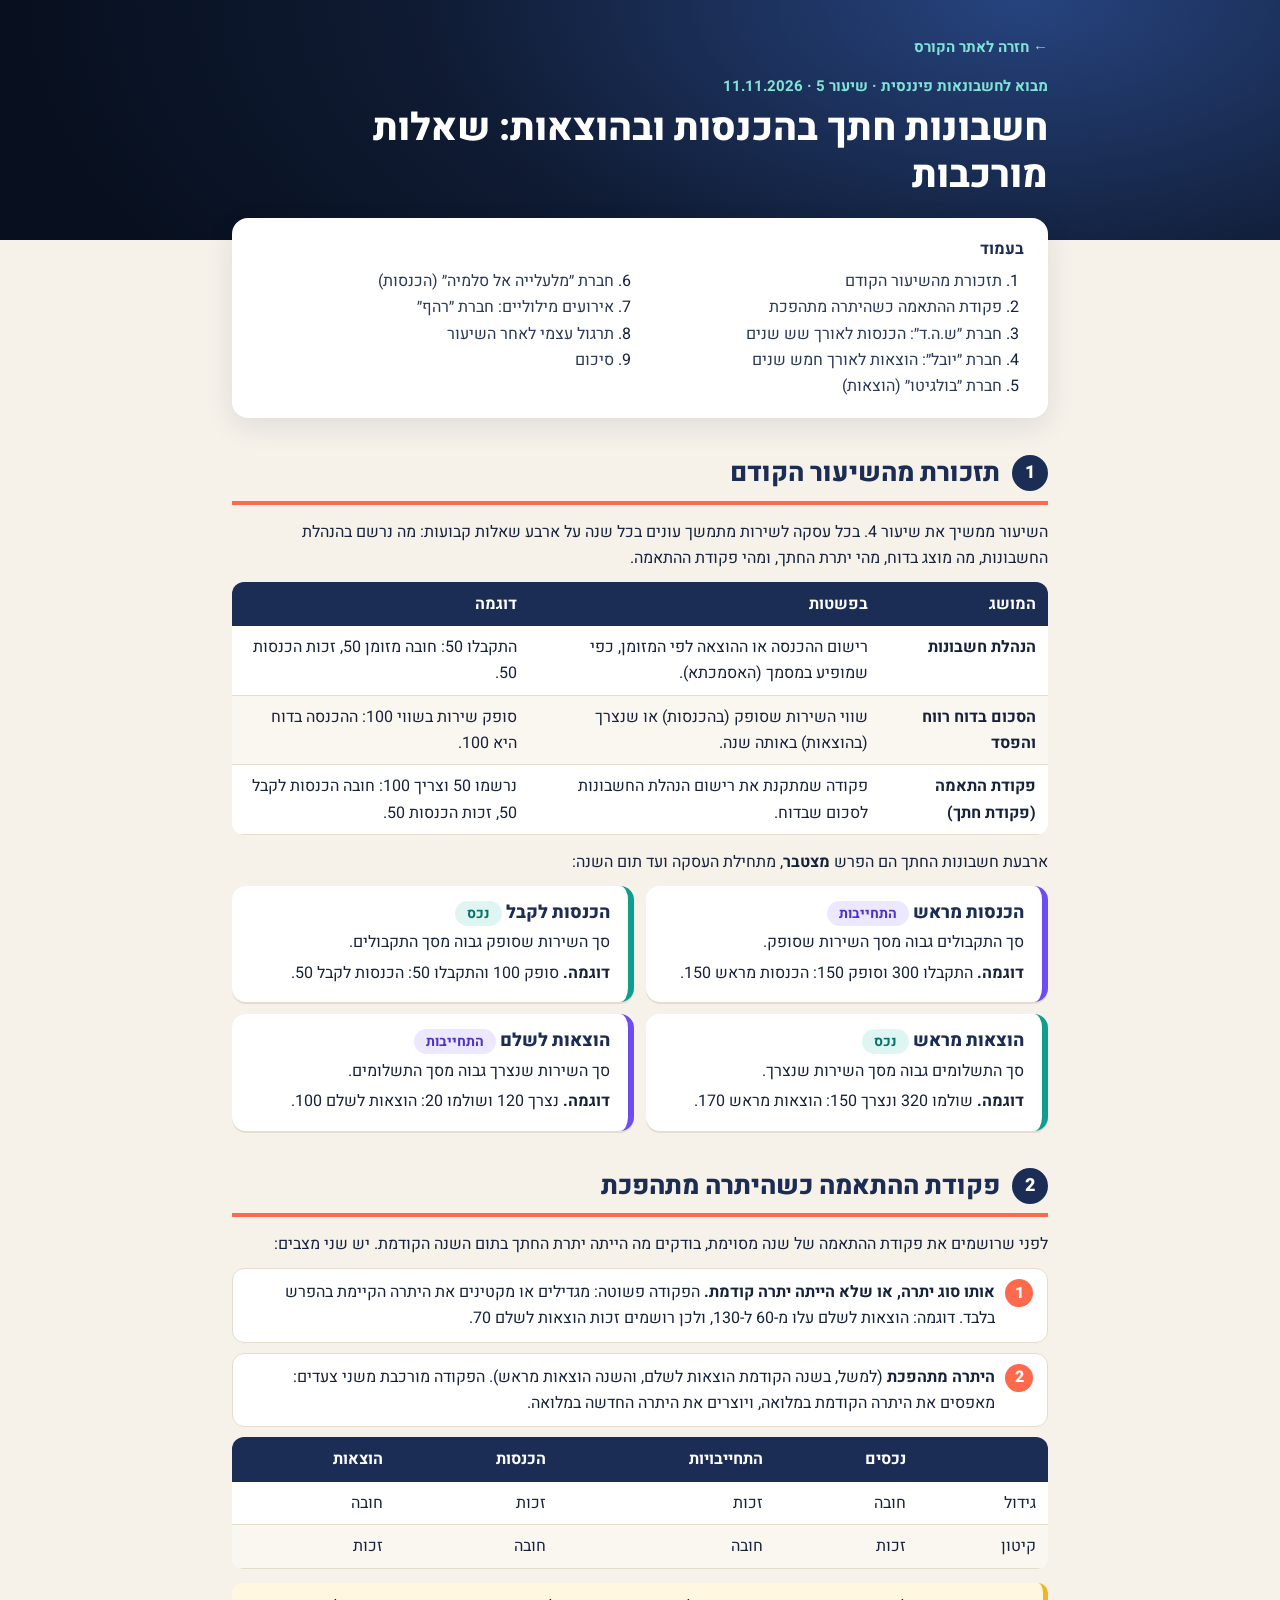
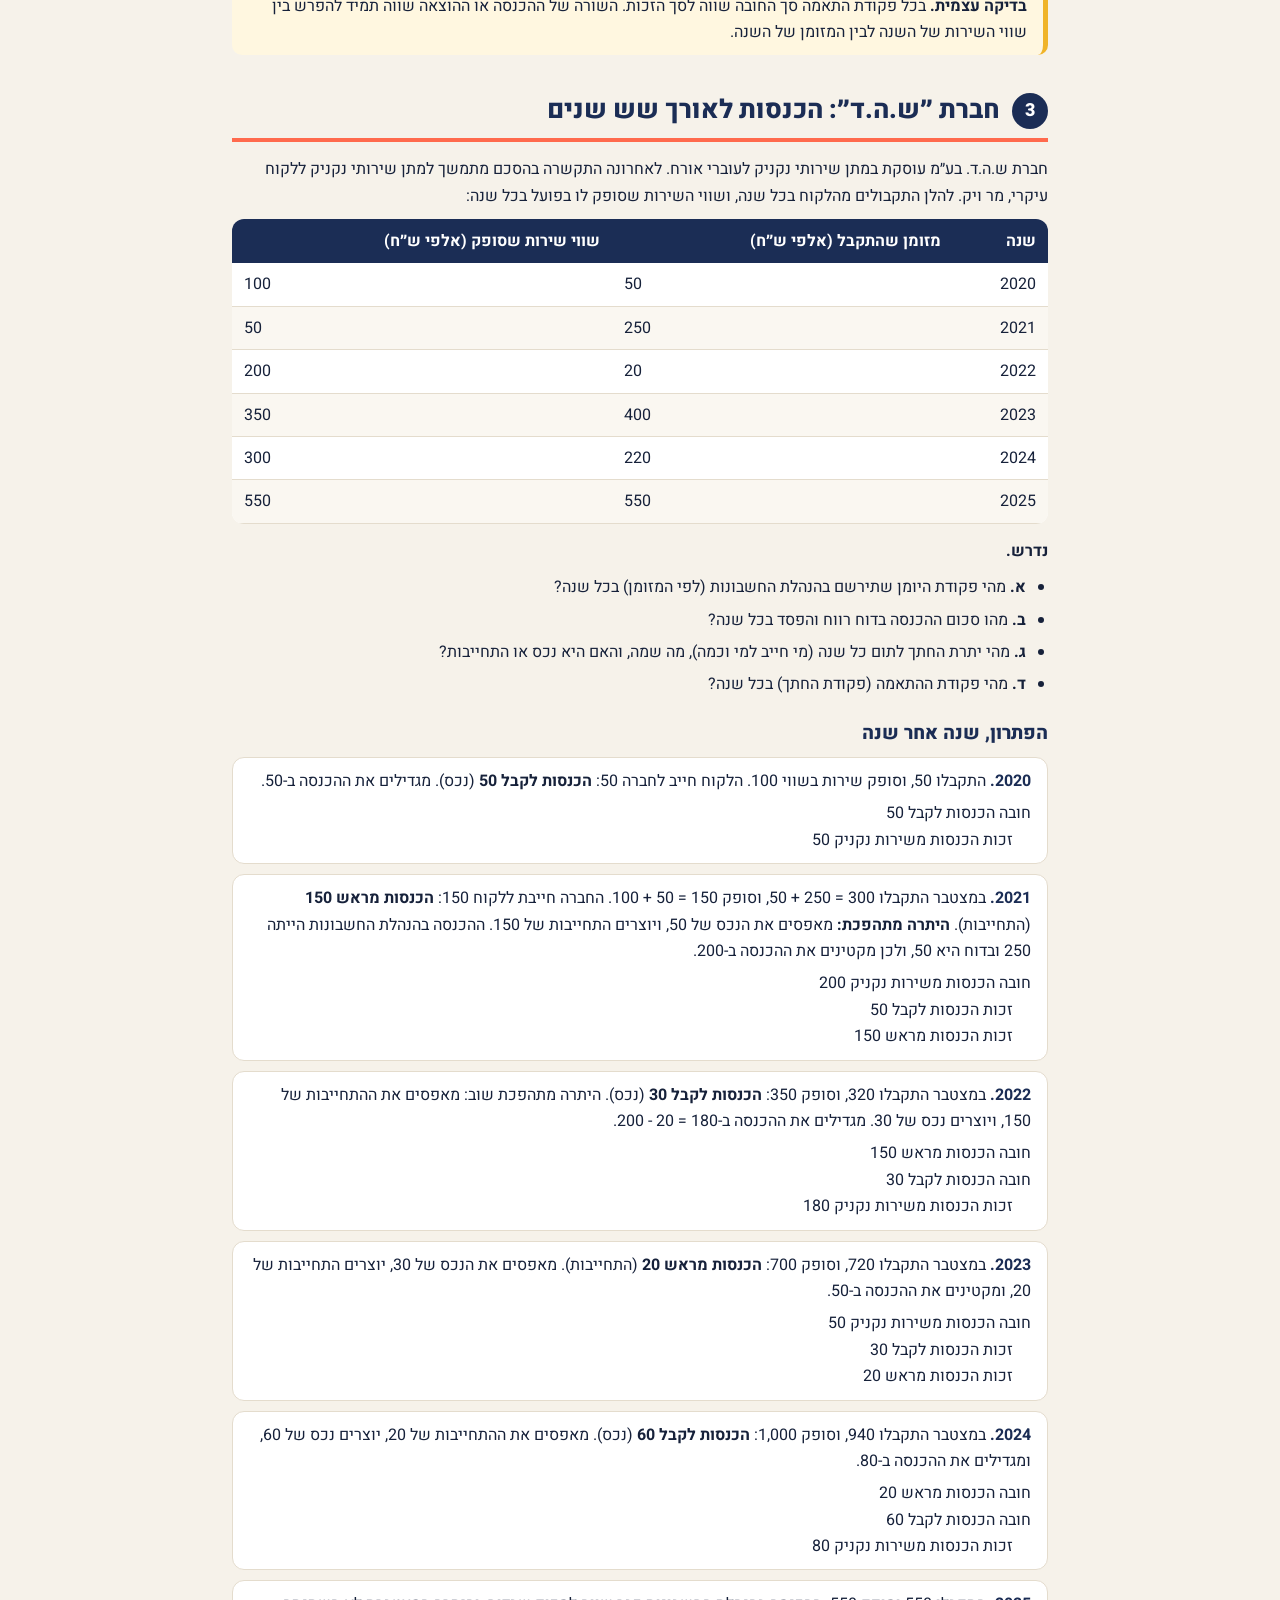
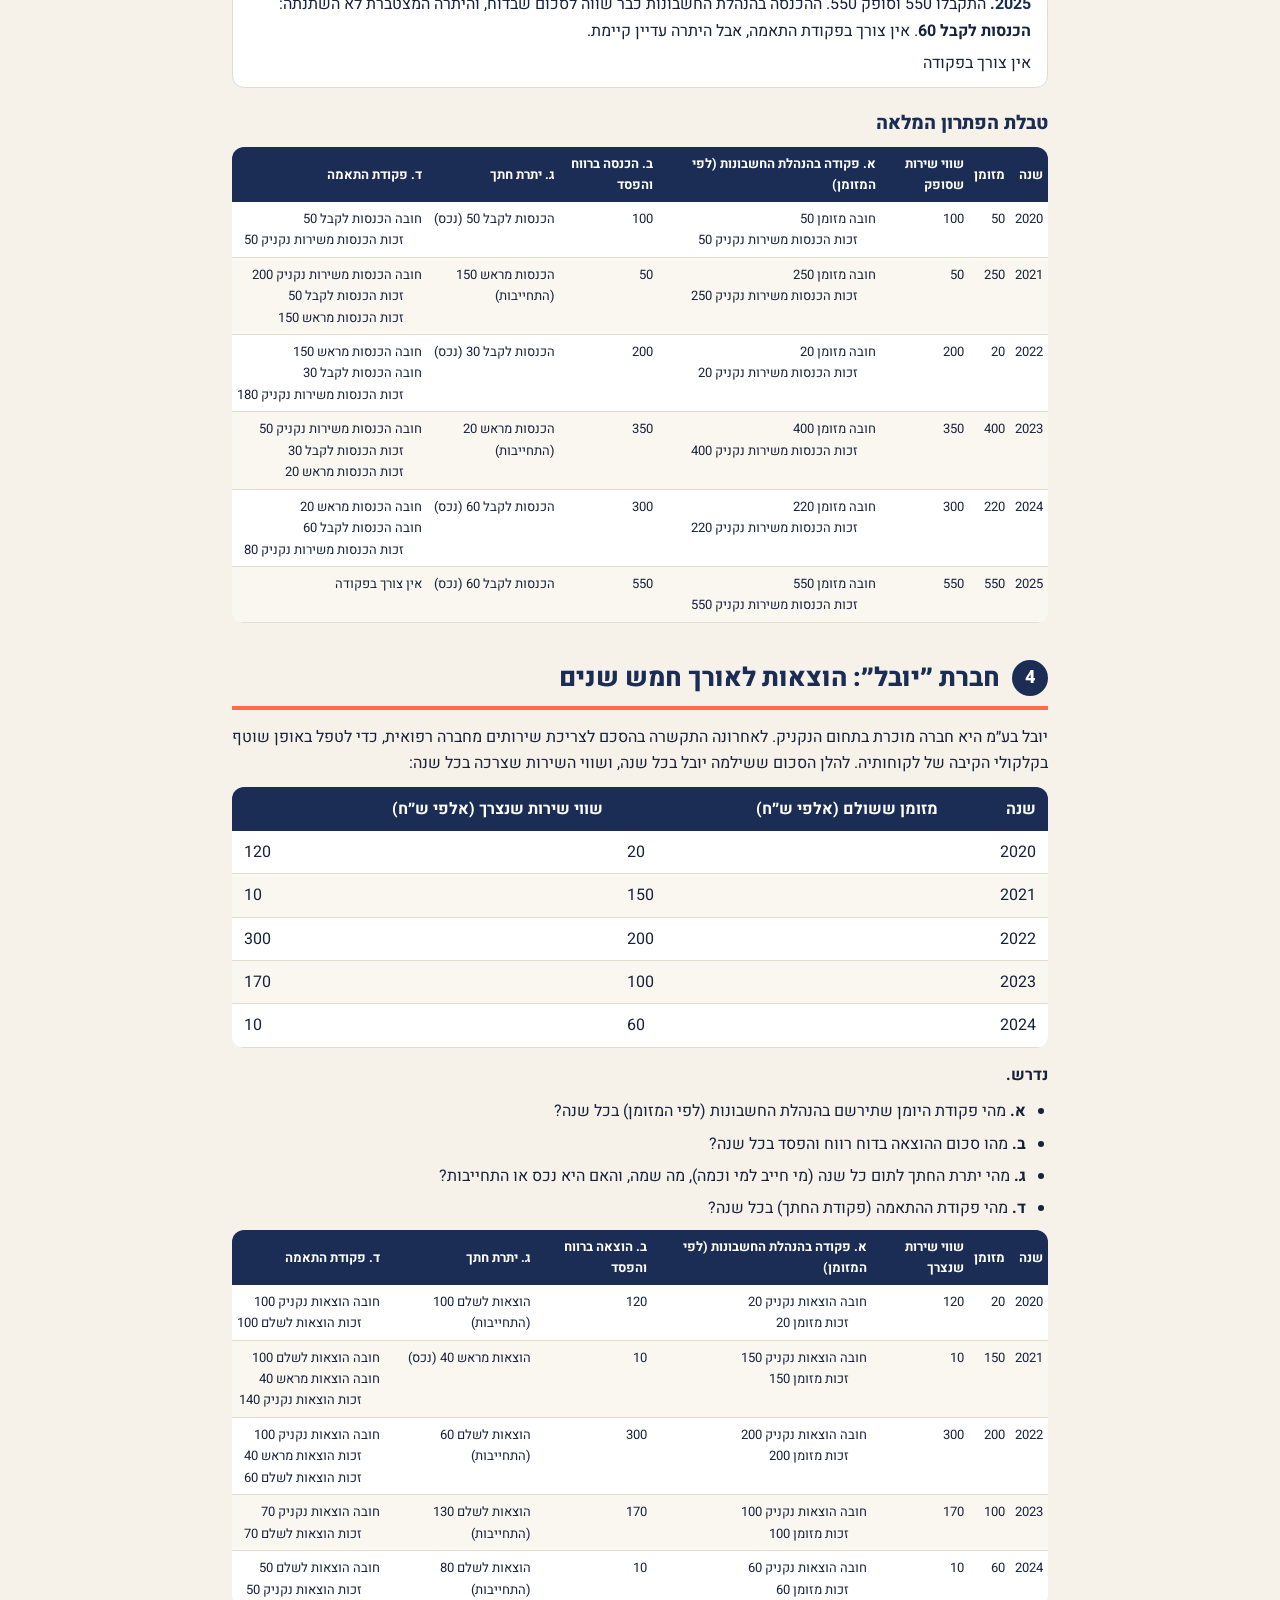
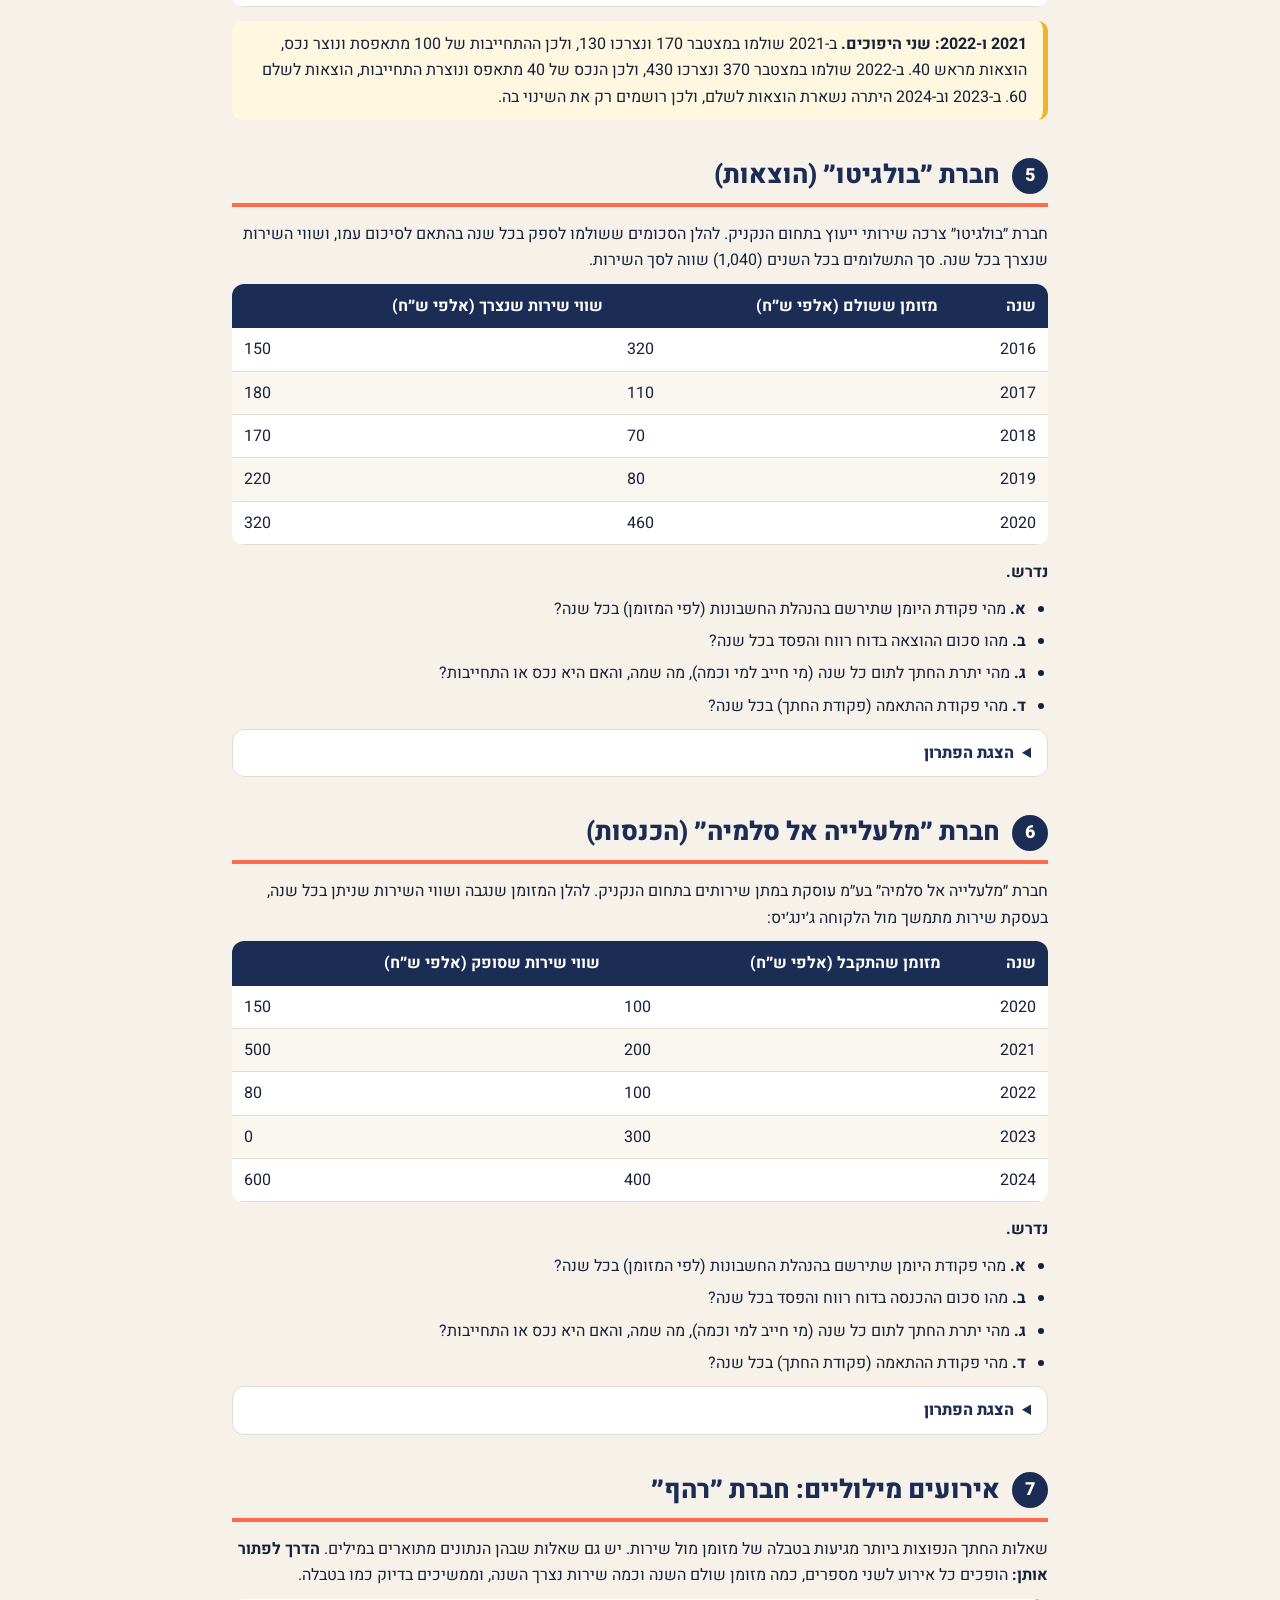
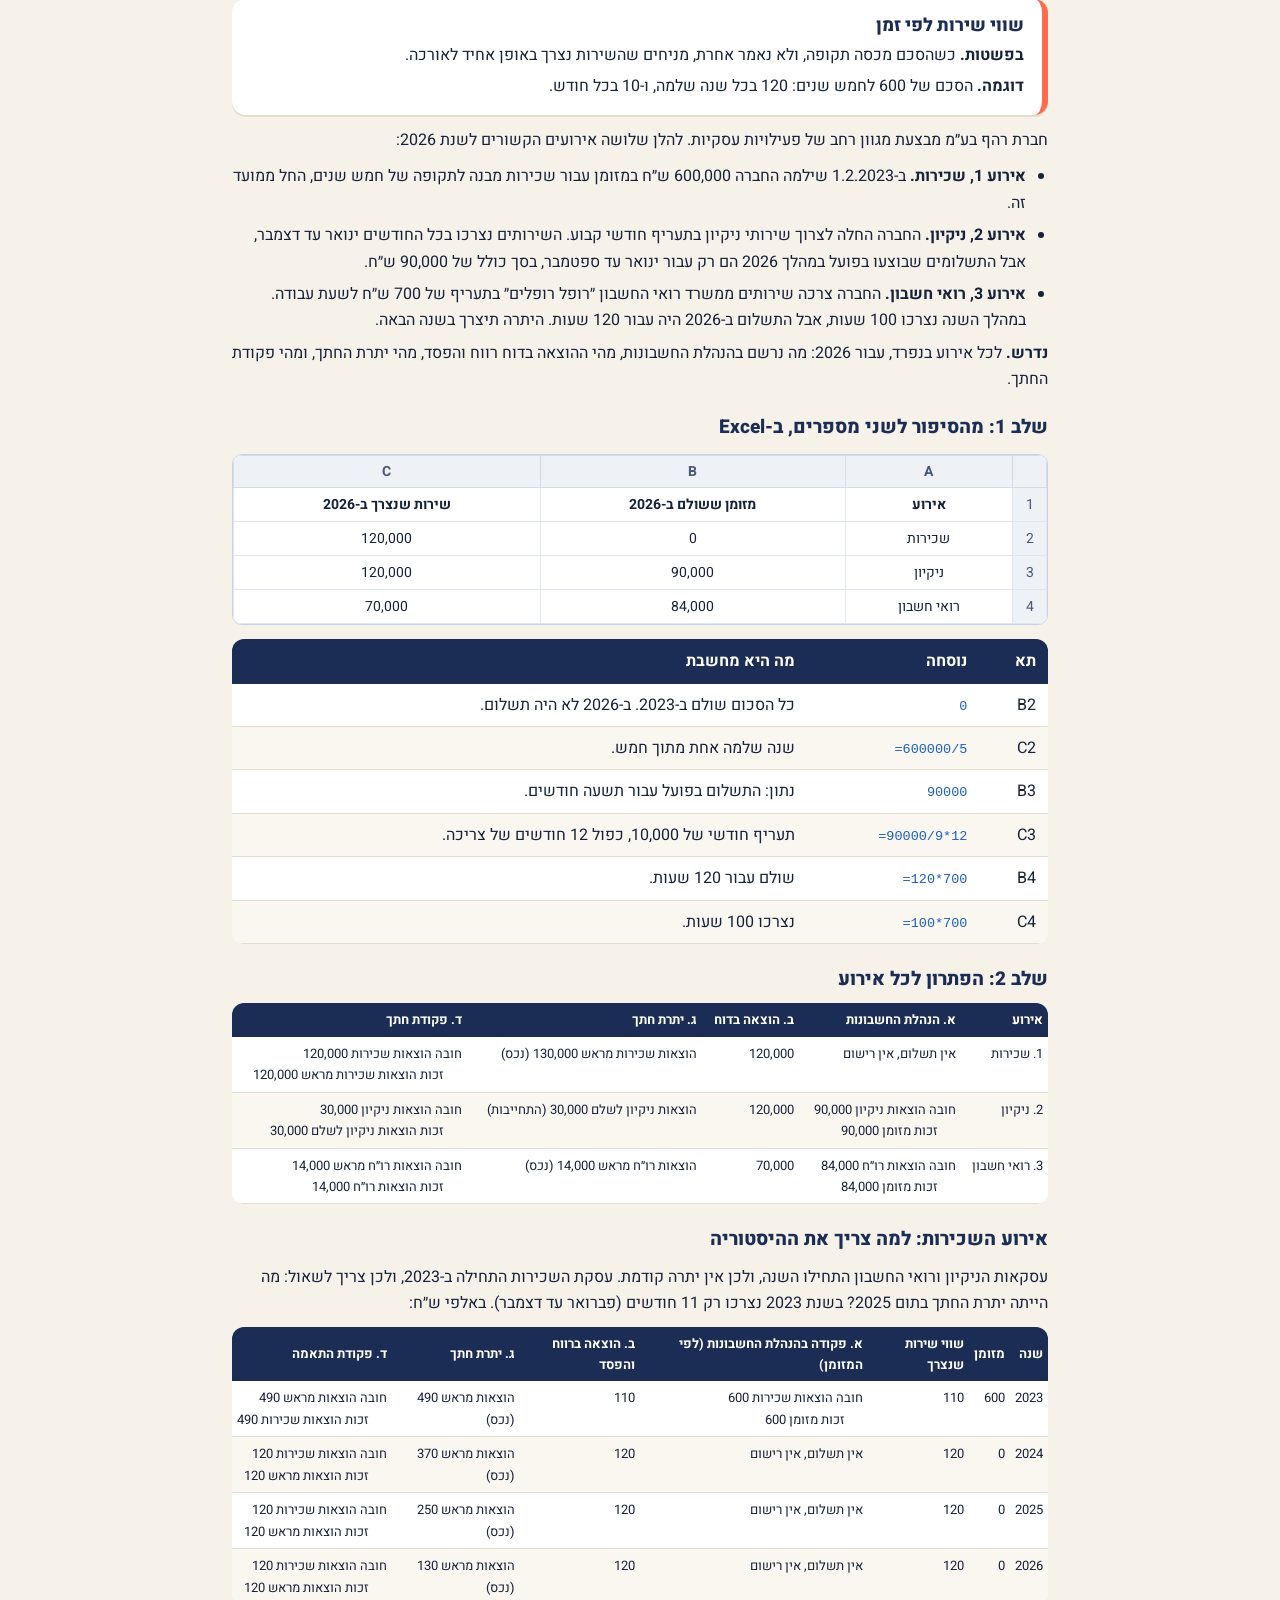
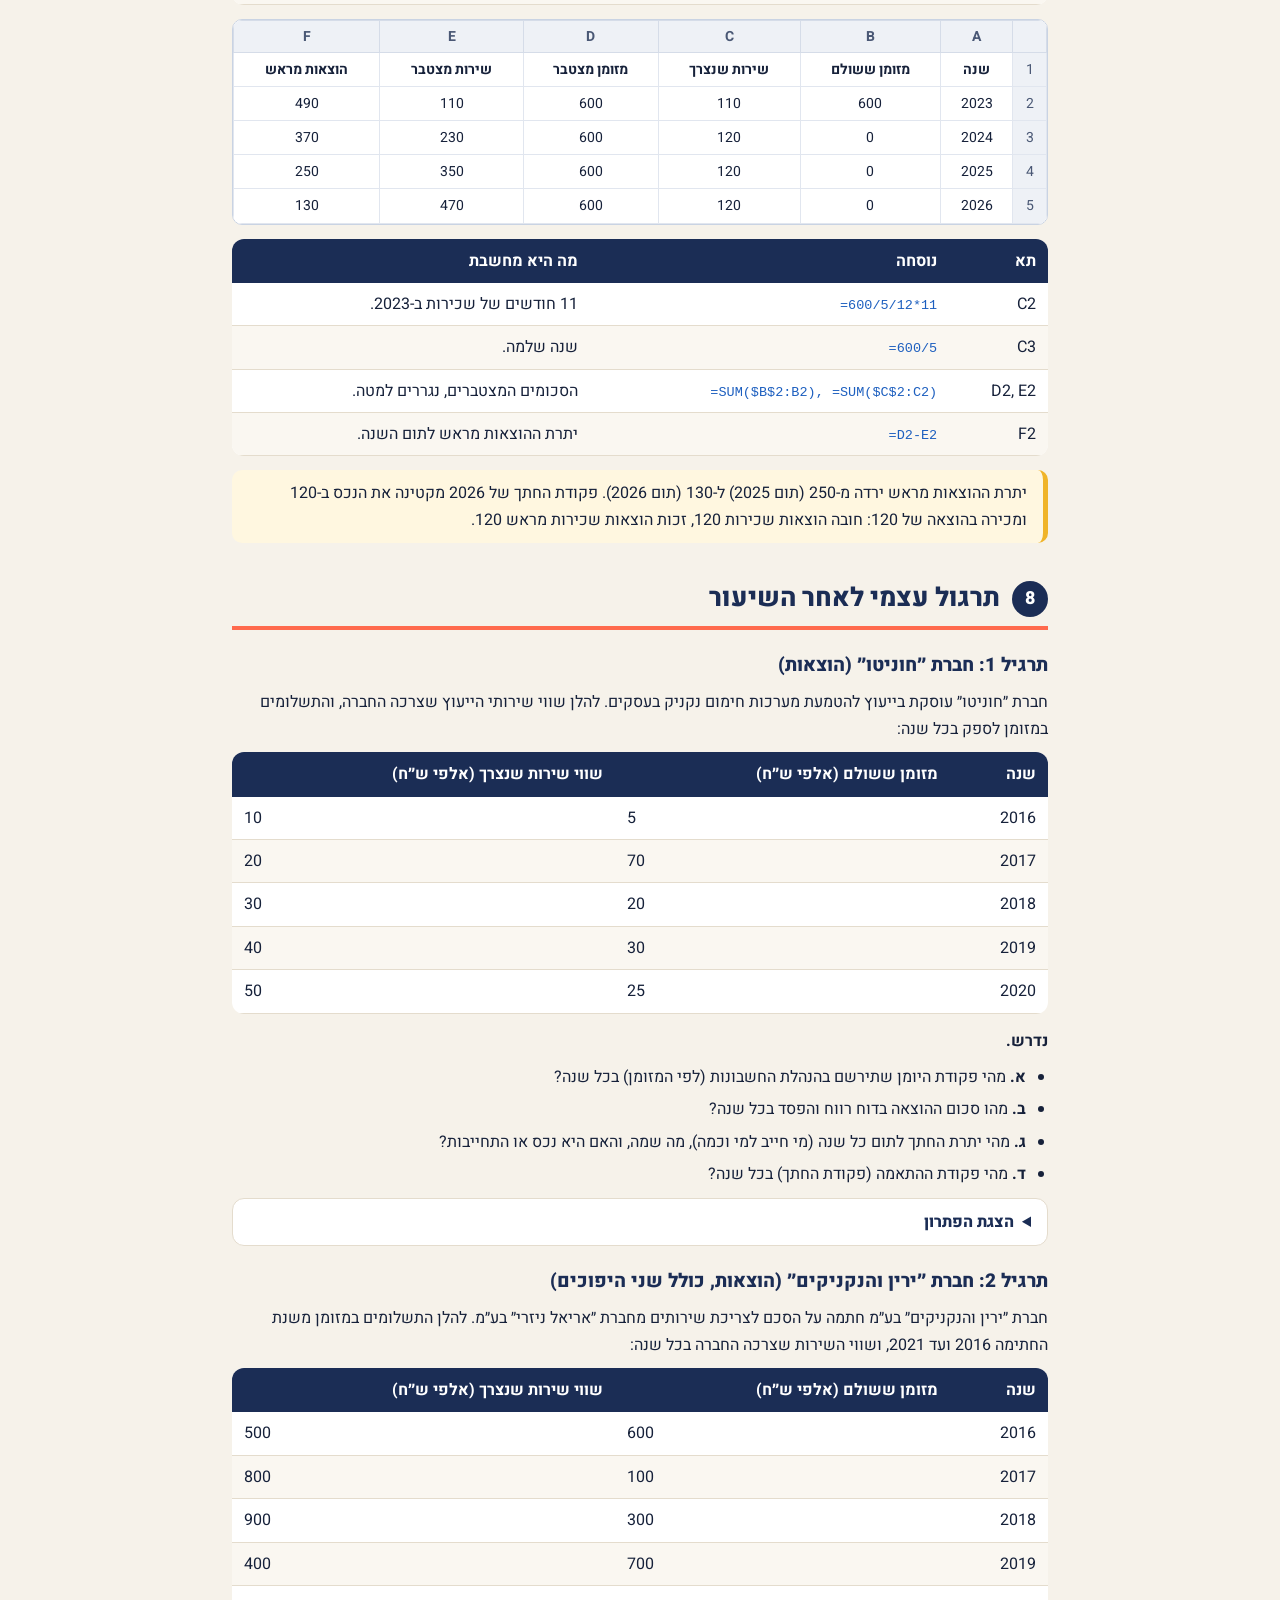
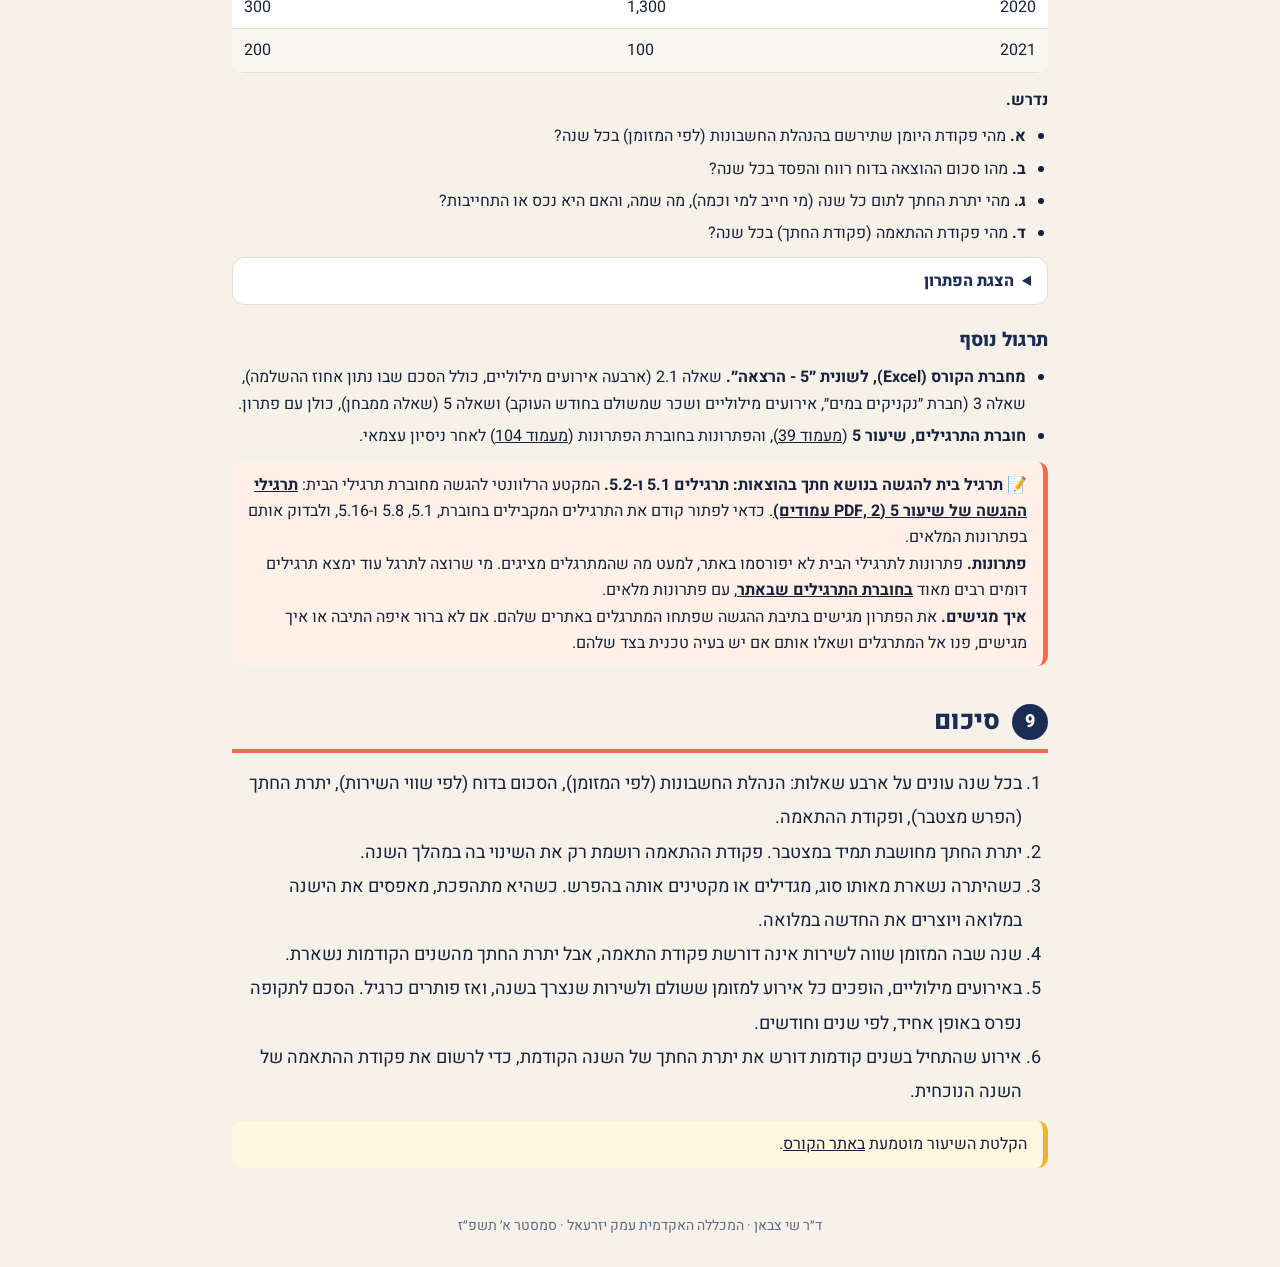
<file: lectures/lecture-5/notes.html>
<!doctype html>
<html lang="he" dir="rtl">
<head>
<meta charset="utf-8">
<meta name="viewport" content="width=device-width,initial-scale=1">
<title>שיעור 5 | מבוא לחשבונאות פיננסית | סיכום</title>
<link rel="stylesheet" href="../../assets/fonts.css">
<style>
:root{--ink:#16213a;--ink2:#2a3858;--mut:#5d6a86;--paper:#f6f2ea;--line:#e4dccd;--coral:#ff6a4d;--navy:#0f1b33;--navy2:#1b2d55;--asset:#0f9d90}
*{box-sizing:border-box;margin:0;padding:0}
body{font-family:'Heebo','Segoe UI','Arial Hebrew',Arial,sans-serif;background:var(--paper);color:var(--ink);line-height:1.65;-webkit-font-smoothing:antialiased}
a{color:inherit}
.n{direction:ltr;unicode-bidi:isolate;display:inline-block}
.top{background:radial-gradient(1000px 500px at 80% 0%,#27447f 0%,var(--navy) 60%,#08101f 100%);color:#fff;padding:34px 0 40px}
.wrap{max-width:860px;margin:0 auto;padding:0 22px}
.back{display:inline-block;color:#7fe3d6;font-weight:700;text-decoration:none;font-size:15px;margin-bottom:14px}
.back:hover{text-decoration:underline}
.kick{color:#7fe3d6;font-weight:700;font-size:15px}
h1{font-size:clamp(26px,4.4vw,38px);line-height:1.25;font-weight:800;margin-top:6px}
.toc{background:#fff;border-radius:16px;padding:18px 24px;margin:-22px 0 8px;box-shadow:0 8px 28px rgba(22,33,58,.1);position:relative}
.toc b{color:var(--navy2)}
.toc ol{padding-right:22px;columns:2;column-gap:30px;margin-top:6px}
.toc a{text-decoration:none;color:var(--ink2)}
.toc a:hover{color:var(--coral)}
section{margin-top:34px}
h2{font-size:26px;font-weight:800;color:var(--navy2);padding-bottom:6px;border-bottom:4px solid var(--coral);margin-bottom:14px;display:flex;gap:12px;align-items:center}
h2 .sn{flex:none;width:36px;height:36px;border-radius:50%;background:var(--navy2);color:#fff;display:grid;place-items:center;font-size:18px}
h3{font-size:19px;font-weight:800;color:var(--navy2);margin:20px 0 8px}
p{margin:0 0 10px}
.tw{overflow-x:auto;margin:8px 0 14px}
table{width:100%;border-collapse:collapse;background:#fff;border-radius:12px;overflow:hidden;font-size:16px}
th{background:var(--navy2);color:#fff;text-align:right;padding:9px 12px;font-weight:700}
td{padding:8px 12px;border-bottom:1px solid var(--line);vertical-align:top;text-align:right}
tbody tr:nth-child(even) td{background:#faf7f1}
table.num td:nth-child(n+2){text-align:left}
tr.tot td{background:var(--navy2)!important;color:#fff;font-weight:700}
.term{background:#fff;border-radius:14px;padding:12px 18px;margin:0 0 12px;border-right:6px solid var(--coral);box-shadow:0 2px 0 var(--line)}
.term .th{font-weight:800;color:var(--navy2);font-size:18px;margin-bottom:2px}
.term p{margin:0 0 4px;font-size:16px}
.note{background:#fff7e0;border-right:5px solid #f0b429;border-radius:10px;padding:10px 16px;margin:12px 0}
.eq{display:flex;gap:10px;align-items:center;justify-content:center;flex-wrap:wrap;margin:14px 0}
.eb{padding:6px 14px;border-radius:10px;font-weight:800}
.eb.a{background:#dff5f2;color:#087469}.eb.l{background:#ece8ff;color:#4f33c9}.eb.q{background:#fff0d2;color:#a86703}.eb.i{background:#dcf5e6;color:#167a43}.eb.x{background:#fde3e5;color:#b3262f}
.eo{font-weight:800;font-size:20px}
.chip{display:inline-block;border-radius:99px;padding:1px 12px;font-weight:700;font-size:14px}
.chip.c-a{background:#dff5f2;color:#087469}.chip.c-l{background:#ece8ff;color:#4f33c9}.chip.c-q{background:#fff0d2;color:#a86703}.chip.c-i{background:#dcf5e6;color:#167a43}.chip.c-x{background:#fde3e5;color:#b3262f}
ul.rules{padding-right:22px}ul.rules li{margin-bottom:6px}
ol.five{padding-right:26px;font-size:18px;line-height:1.9}
details{background:#fff;border-radius:12px;padding:10px 16px;margin:10px 0;border:1px solid var(--line)}
summary{cursor:pointer;font-weight:800;color:var(--navy2)}
details[open] summary{margin-bottom:8px}
footer{margin:46px 0 30px;color:var(--mut);font-size:14px;text-align:center}
@media print{.top{background:#fff!important;color:#000}.back,.toc{display:none}section{break-inside:avoid-page}}
@media (max-width:640px){.toc ol{columns:1}}
table.wide{font-size:13px}table.wide td,table.wide th{padding:6px 5px}
.xl{background:#fff;border:1px solid #c9d3e3;border-radius:10px;overflow-x:auto;margin:10px 0 14px;font-size:14px}
.xl table{border-radius:0;font-size:14px;direction:rtl}
.xl th{background:#eef1f6;color:#4a5875;text-align:center;font-weight:600;padding:4px 8px;border:1px solid #d5dce8}
.xl td{border:1px solid #e1e6ef;padding:5px 8px;text-align:center;direction:rtl;white-space:nowrap}
.xl td.rh{background:#eef1f6;color:#4a5875;width:34px}
.xl td.f{font-family:Consolas,Menlo,monospace;direction:ltr;color:#1d5fbf;font-size:13px}
.xl tbody tr:nth-child(even) td{background:transparent}
.xl tbody tr td.rh{background:#eef1f6}
.je{white-space:nowrap}
.je .d,.je .c{display:block}
.je .c{padding-right:18px}
.steps{counter-reset:s;list-style:none;padding:0}
.steps li{position:relative;background:#fff;border-radius:12px;padding:10px 16px 10px 16px;margin:0 0 10px;padding-right:52px;border:1px solid var(--line)}
.steps li:before{counter-increment:s;content:counter(s);position:absolute;right:14px;top:10px;width:28px;height:28px;border-radius:50%;background:var(--coral);color:#fff;font-weight:800;display:grid;place-items:center}
.four{display:grid;grid-template-columns:1fr 1fr;gap:12px;margin:10px 0 14px}
.four .term{margin:0}
.term.a{border-right-color:var(--asset)}.term.l{border-right-color:#6d4df2}
@media (max-width:640px){.four{grid-template-columns:1fr}}
.yr{background:#fff;border-radius:12px;border:1px solid var(--line);padding:10px 16px;margin:0 0 10px}
.yr b.h{color:var(--navy2)}
.n.f{font-family:Consolas,Menlo,monospace;color:#1d5fbf;font-size:13.5px;white-space:nowrap}
</style>

</head>
<body>
<div class="top"><div class="wrap"><a class="back" href="../../index.html">← חזרה לאתר הקורס</a><div class="kick">מבוא לחשבונאות פיננסית · שיעור 5 · 11.11.2026</div><h1>חשבונות חתך בהכנסות ובהוצאות: שאלות מורכבות</h1></div></div>
<div class="wrap"><nav class="toc"><b>בעמוד</b><ol><li><a href="#s1">תזכורת מהשיעור הקודם</a></li><li><a href="#s2">פקודת ההתאמה כשהיתרה מתהפכת</a></li><li><a href="#s3">חברת ״ש.ה.ד״: הכנסות לאורך שש שנים</a></li><li><a href="#s4">חברת ״יובל״: הוצאות לאורך חמש שנים</a></li><li><a href="#s5">חברת ״בולגיטו״ (הוצאות)</a></li><li><a href="#s6">חברת ״מלעלייה אל סלמיה״ (הכנסות)</a></li><li><a href="#s7">אירועים מילוליים: חברת ״רהף״</a></li><li><a href="#s8">תרגול עצמי לאחר השיעור</a></li><li><a href="#s9">סיכום</a></li></ol></nav>
<section id="s1"><h2><span class="sn">1</span>תזכורת מהשיעור הקודם</h2>
<p>השיעור ממשיך את שיעור 4. בכל עסקה לשירות מתמשך עונים בכל שנה על ארבע שאלות קבועות: מה נרשם בהנהלת החשבונות, מה מוצג בדוח, מהי יתרת החתך, ומהי פקודת ההתאמה.</p>
<div class="tw"><table><thead><tr><th>המושג</th><th>בפשטות</th><th>דוגמה</th></tr></thead><tbody><tr><td><b>הנהלת חשבונות</b></td><td>רישום ההכנסה או ההוצאה לפי המזומן, כפי שמופיע במסמך (האסמכתא).</td><td>התקבלו 50: חובה מזומן 50, זכות הכנסות 50.</td></tr><tr><td><b>הסכום בדוח רווח והפסד</b></td><td>שווי השירות שסופק (בהכנסות) או שנצרך (בהוצאות) באותה שנה.</td><td>סופק שירות בשווי 100: ההכנסה בדוח היא 100.</td></tr><tr><td><b>פקודת התאמה (פקודת חתך)</b></td><td>פקודה שמתקנת את רישום הנהלת החשבונות לסכום שבדוח.</td><td>נרשמו 50 וצריך 100: חובה הכנסות לקבל 50, זכות הכנסות 50.</td></tr></tbody></table></div>
<p>ארבעת חשבונות החתך הם הפרש <b>מצטבר</b>, מתחילת העסקה ועד תום השנה:</p>
<div class="four"><div class="term l"><div class="th">הכנסות מראש <span class="chip c-l">התחייבות</span></div><p>סך התקבולים גבוה מסך השירות שסופק.</p><p><b>דוגמה.</b> התקבלו 300 וסופק 150: הכנסות מראש 150.</p></div><div class="term a"><div class="th">הכנסות לקבל <span class="chip c-a">נכס</span></div><p>סך השירות שסופק גבוה מסך התקבולים.</p><p><b>דוגמה.</b> סופק 100 והתקבלו 50: הכנסות לקבל 50.</p></div><div class="term a"><div class="th">הוצאות מראש <span class="chip c-a">נכס</span></div><p>סך התשלומים גבוה מסך השירות שנצרך.</p><p><b>דוגמה.</b> שולמו 320 ונצרך 150: הוצאות מראש 170.</p></div><div class="term l"><div class="th">הוצאות לשלם <span class="chip c-l">התחייבות</span></div><p>סך השירות שנצרך גבוה מסך התשלומים.</p><p><b>דוגמה.</b> נצרך 120 ושולמו 20: הוצאות לשלם 100.</p></div></div>
</section><section id="s2"><h2><span class="sn">2</span>פקודת ההתאמה כשהיתרה מתהפכת</h2>
<p>לפני שרושמים את פקודת ההתאמה של שנה מסוימת, בודקים מה הייתה יתרת החתך בתום השנה הקודמת. יש שני מצבים:</p>
<ol class="steps"><li><b>אותו סוג יתרה, או שלא הייתה יתרה קודמת.</b> הפקודה פשוטה: מגדילים או מקטינים את היתרה הקיימת בהפרש בלבד. דוגמה: הוצאות לשלם עלו מ-60 ל-130, ולכן רושמים זכות הוצאות לשלם 70.</li><li><b>היתרה מתהפכת</b> (למשל, בשנה הקודמת הוצאות לשלם, והשנה הוצאות מראש). הפקודה מורכבת משני צעדים: מאפסים את היתרה הקודמת במלואה, ויוצרים את היתרה החדשה במלואה.</li></ol>
<div class="tw"><table><thead><tr><th></th><th>נכסים</th><th>התחייבויות</th><th>הכנסות</th><th>הוצאות</th></tr></thead><tbody><tr><td>גידול</td><td>חובה</td><td>זכות</td><td>זכות</td><td>חובה</td></tr><tr><td>קיטון</td><td>זכות</td><td>חובה</td><td>חובה</td><td>זכות</td></tr></tbody></table></div>
<div class="note"><b>בדיקה עצמית.</b> בכל פקודת התאמה סך החובה שווה לסך הזכות. השורה של ההכנסה או ההוצאה שווה תמיד להפרש בין שווי השירות של השנה לבין המזומן של השנה.</div>
</section><section id="s3"><h2><span class="sn">3</span>חברת ״ש.ה.ד״: הכנסות לאורך שש שנים</h2>
<p>חברת ש.ה.ד. בע״מ עוסקת במתן שירותי נקניק לעוברי אורח. לאחרונה התקשרה בהסכם מתמשך למתן שירותי נקניק ללקוח עיקרי, מר ויק. להלן התקבולים מהלקוח בכל שנה, ושווי השירות שסופק לו בפועל בכל שנה:</p>
<div class="tw"><table class="num"><thead><tr><th>שנה</th><th>מזומן שהתקבל (אלפי ש״ח)</th><th>שווי שירות שסופק (אלפי ש״ח)</th></tr></thead><tbody><tr><td>2020</td><td><span class="n">50</span></td><td><span class="n">100</span></td></tr><tr><td>2021</td><td><span class="n">250</span></td><td><span class="n">50</span></td></tr><tr><td>2022</td><td><span class="n">20</span></td><td><span class="n">200</span></td></tr><tr><td>2023</td><td><span class="n">400</span></td><td><span class="n">350</span></td></tr><tr><td>2024</td><td><span class="n">220</span></td><td><span class="n">300</span></td></tr><tr><td>2025</td><td><span class="n">550</span></td><td><span class="n">550</span></td></tr></tbody></table></div>
<p><b>נדרש.</b></p><ul class="rules"><li><b>א.</b> מהי פקודת היומן שתירשם בהנהלת החשבונות (לפי המזומן) בכל שנה?</li><li><b>ב.</b> מהו סכום ההכנסה בדוח רווח והפסד בכל שנה?</li><li><b>ג.</b> מהי יתרת החתך לתום כל שנה (מי חייב למי וכמה), מה שמה, והאם היא נכס או התחייבות?</li><li><b>ד.</b> מהי פקודת ההתאמה (פקודת החתך) בכל שנה?</li></ul>
<h3>הפתרון, שנה אחר שנה</h3>
<div class="yr"><b class="h">2020.</b> התקבלו 50, וסופק שירות בשווי 100. הלקוח חייב לחברה 50: <b>הכנסות לקבל 50</b> (נכס). מגדילים את ההכנסה ב-50.<div class="tw" style="margin:6px 0 0"><span class="je"><span class="d">חובה הכנסות לקבל <span class="n">50</span></span><span class="c">זכות הכנסות משירות נקניק <span class="n">50</span></span></span></div></div><div class="yr"><b class="h">2021.</b> במצטבר התקבלו <span class="n">50 + 250 = 300</span>, וסופק <span class="n">100 + 50 = 150</span>. החברה חייבת ללקוח 150: <b>הכנסות מראש 150</b> (התחייבות). <b>היתרה מתהפכת:</b> מאפסים את הנכס של 50, ויוצרים התחייבות של 150. ההכנסה בהנהלת החשבונות הייתה 250 ובדוח היא 50, ולכן מקטינים את ההכנסה ב-200.<div class="tw" style="margin:6px 0 0"><span class="je"><span class="d">חובה הכנסות משירות נקניק <span class="n">200</span></span><span class="c">זכות הכנסות לקבל <span class="n">50</span></span><span class="c">זכות הכנסות מראש <span class="n">150</span></span></span></div></div><div class="yr"><b class="h">2022.</b> במצטבר התקבלו 320, וסופק 350: <b>הכנסות לקבל 30</b> (נכס). היתרה מתהפכת שוב: מאפסים את ההתחייבות של 150, ויוצרים נכס של 30. מגדילים את ההכנסה ב-<span class="n">200 - 20 = 180</span>.<div class="tw" style="margin:6px 0 0"><span class="je"><span class="d">חובה הכנסות מראש <span class="n">150</span></span><span class="d">חובה הכנסות לקבל <span class="n">30</span></span><span class="c">זכות הכנסות משירות נקניק <span class="n">180</span></span></span></div></div><div class="yr"><b class="h">2023.</b> במצטבר התקבלו 720, וסופק 700: <b>הכנסות מראש 20</b> (התחייבות). מאפסים את הנכס של 30, יוצרים התחייבות של 20, ומקטינים את ההכנסה ב-50.<div class="tw" style="margin:6px 0 0"><span class="je"><span class="d">חובה הכנסות משירות נקניק <span class="n">50</span></span><span class="c">זכות הכנסות לקבל <span class="n">30</span></span><span class="c">זכות הכנסות מראש <span class="n">20</span></span></span></div></div><div class="yr"><b class="h">2024.</b> במצטבר התקבלו 940, וסופק 1,000: <b>הכנסות לקבל 60</b> (נכס). מאפסים את ההתחייבות של 20, יוצרים נכס של 60, ומגדילים את ההכנסה ב-80.<div class="tw" style="margin:6px 0 0"><span class="je"><span class="d">חובה הכנסות מראש <span class="n">20</span></span><span class="d">חובה הכנסות לקבל <span class="n">60</span></span><span class="c">זכות הכנסות משירות נקניק <span class="n">80</span></span></span></div></div><div class="yr"><b class="h">2025.</b> התקבלו 550 וסופק 550. ההכנסה בהנהלת החשבונות כבר שווה לסכום שבדוח, והיתרה המצטברת לא השתנתה: <b>הכנסות לקבל 60</b>. אין צורך בפקודת התאמה, אבל היתרה עדיין קיימת.<div class="tw" style="margin:6px 0 0">אין צורך בפקודה</div></div>
<h3>טבלת הפתרון המלאה</h3>
<div class="tw"><table class="wide"><thead><tr><th>שנה</th><th>מזומן</th><th>שווי שירות שסופק</th><th>א. פקודה בהנהלת החשבונות (לפי המזומן)</th><th>ב. הכנסה ברווח והפסד</th><th>ג. יתרת חתך</th><th>ד. פקודת התאמה</th></tr></thead><tbody><tr><td>2020</td><td><span class="n">50</span></td><td><span class="n">100</span></td><td><span class="je"><span class="d">חובה מזומן <span class="n">50</span></span><span class="c">זכות הכנסות משירות נקניק <span class="n">50</span></span></span></td><td><span class="n">100</span></td><td>הכנסות לקבל <span class="n">50</span> (נכס)</td><td><span class="je"><span class="d">חובה הכנסות לקבל <span class="n">50</span></span><span class="c">זכות הכנסות משירות נקניק <span class="n">50</span></span></span></td></tr><tr><td>2021</td><td><span class="n">250</span></td><td><span class="n">50</span></td><td><span class="je"><span class="d">חובה מזומן <span class="n">250</span></span><span class="c">זכות הכנסות משירות נקניק <span class="n">250</span></span></span></td><td><span class="n">50</span></td><td>הכנסות מראש <span class="n">150</span> (התחייבות)</td><td><span class="je"><span class="d">חובה הכנסות משירות נקניק <span class="n">200</span></span><span class="c">זכות הכנסות לקבל <span class="n">50</span></span><span class="c">זכות הכנסות מראש <span class="n">150</span></span></span></td></tr><tr><td>2022</td><td><span class="n">20</span></td><td><span class="n">200</span></td><td><span class="je"><span class="d">חובה מזומן <span class="n">20</span></span><span class="c">זכות הכנסות משירות נקניק <span class="n">20</span></span></span></td><td><span class="n">200</span></td><td>הכנסות לקבל <span class="n">30</span> (נכס)</td><td><span class="je"><span class="d">חובה הכנסות מראש <span class="n">150</span></span><span class="d">חובה הכנסות לקבל <span class="n">30</span></span><span class="c">זכות הכנסות משירות נקניק <span class="n">180</span></span></span></td></tr><tr><td>2023</td><td><span class="n">400</span></td><td><span class="n">350</span></td><td><span class="je"><span class="d">חובה מזומן <span class="n">400</span></span><span class="c">זכות הכנסות משירות נקניק <span class="n">400</span></span></span></td><td><span class="n">350</span></td><td>הכנסות מראש <span class="n">20</span> (התחייבות)</td><td><span class="je"><span class="d">חובה הכנסות משירות נקניק <span class="n">50</span></span><span class="c">זכות הכנסות לקבל <span class="n">30</span></span><span class="c">זכות הכנסות מראש <span class="n">20</span></span></span></td></tr><tr><td>2024</td><td><span class="n">220</span></td><td><span class="n">300</span></td><td><span class="je"><span class="d">חובה מזומן <span class="n">220</span></span><span class="c">זכות הכנסות משירות נקניק <span class="n">220</span></span></span></td><td><span class="n">300</span></td><td>הכנסות לקבל <span class="n">60</span> (נכס)</td><td><span class="je"><span class="d">חובה הכנסות מראש <span class="n">20</span></span><span class="d">חובה הכנסות לקבל <span class="n">60</span></span><span class="c">זכות הכנסות משירות נקניק <span class="n">80</span></span></span></td></tr><tr><td>2025</td><td><span class="n">550</span></td><td><span class="n">550</span></td><td><span class="je"><span class="d">חובה מזומן <span class="n">550</span></span><span class="c">זכות הכנסות משירות נקניק <span class="n">550</span></span></span></td><td><span class="n">550</span></td><td>הכנסות לקבל <span class="n">60</span> (נכס)</td><td>אין צורך בפקודה</td></tr></tbody></table></div>
</section><section id="s4"><h2><span class="sn">4</span>חברת ״יובל״: הוצאות לאורך חמש שנים</h2>
<p>יובל בע״מ היא חברה מוכרת בתחום הנקניק. לאחרונה התקשרה בהסכם לצריכת שירותים מחברה רפואית, כדי לטפל באופן שוטף בקלקולי הקיבה של לקוחותיה. להלן הסכום ששילמה יובל בכל שנה, ושווי השירות שצרכה בכל שנה:</p>
<div class="tw"><table class="num"><thead><tr><th>שנה</th><th>מזומן ששולם (אלפי ש״ח)</th><th>שווי שירות שנצרך (אלפי ש״ח)</th></tr></thead><tbody><tr><td>2020</td><td><span class="n">20</span></td><td><span class="n">120</span></td></tr><tr><td>2021</td><td><span class="n">150</span></td><td><span class="n">10</span></td></tr><tr><td>2022</td><td><span class="n">200</span></td><td><span class="n">300</span></td></tr><tr><td>2023</td><td><span class="n">100</span></td><td><span class="n">170</span></td></tr><tr><td>2024</td><td><span class="n">60</span></td><td><span class="n">10</span></td></tr></tbody></table></div>
<p><b>נדרש.</b></p><ul class="rules"><li><b>א.</b> מהי פקודת היומן שתירשם בהנהלת החשבונות (לפי המזומן) בכל שנה?</li><li><b>ב.</b> מהו סכום ההוצאה בדוח רווח והפסד בכל שנה?</li><li><b>ג.</b> מהי יתרת החתך לתום כל שנה (מי חייב למי וכמה), מה שמה, והאם היא נכס או התחייבות?</li><li><b>ד.</b> מהי פקודת ההתאמה (פקודת החתך) בכל שנה?</li></ul>
<div class="tw"><table class="wide"><thead><tr><th>שנה</th><th>מזומן</th><th>שווי שירות שנצרך</th><th>א. פקודה בהנהלת החשבונות (לפי המזומן)</th><th>ב. הוצאה ברווח והפסד</th><th>ג. יתרת חתך</th><th>ד. פקודת התאמה</th></tr></thead><tbody><tr><td>2020</td><td><span class="n">20</span></td><td><span class="n">120</span></td><td><span class="je"><span class="d">חובה הוצאות נקניק <span class="n">20</span></span><span class="c">זכות מזומן <span class="n">20</span></span></span></td><td><span class="n">120</span></td><td>הוצאות לשלם <span class="n">100</span> (התחייבות)</td><td><span class="je"><span class="d">חובה הוצאות נקניק <span class="n">100</span></span><span class="c">זכות הוצאות לשלם <span class="n">100</span></span></span></td></tr><tr><td>2021</td><td><span class="n">150</span></td><td><span class="n">10</span></td><td><span class="je"><span class="d">חובה הוצאות נקניק <span class="n">150</span></span><span class="c">זכות מזומן <span class="n">150</span></span></span></td><td><span class="n">10</span></td><td>הוצאות מראש <span class="n">40</span> (נכס)</td><td><span class="je"><span class="d">חובה הוצאות לשלם <span class="n">100</span></span><span class="d">חובה הוצאות מראש <span class="n">40</span></span><span class="c">זכות הוצאות נקניק <span class="n">140</span></span></span></td></tr><tr><td>2022</td><td><span class="n">200</span></td><td><span class="n">300</span></td><td><span class="je"><span class="d">חובה הוצאות נקניק <span class="n">200</span></span><span class="c">זכות מזומן <span class="n">200</span></span></span></td><td><span class="n">300</span></td><td>הוצאות לשלם <span class="n">60</span> (התחייבות)</td><td><span class="je"><span class="d">חובה הוצאות נקניק <span class="n">100</span></span><span class="c">זכות הוצאות מראש <span class="n">40</span></span><span class="c">זכות הוצאות לשלם <span class="n">60</span></span></span></td></tr><tr><td>2023</td><td><span class="n">100</span></td><td><span class="n">170</span></td><td><span class="je"><span class="d">חובה הוצאות נקניק <span class="n">100</span></span><span class="c">זכות מזומן <span class="n">100</span></span></span></td><td><span class="n">170</span></td><td>הוצאות לשלם <span class="n">130</span> (התחייבות)</td><td><span class="je"><span class="d">חובה הוצאות נקניק <span class="n">70</span></span><span class="c">זכות הוצאות לשלם <span class="n">70</span></span></span></td></tr><tr><td>2024</td><td><span class="n">60</span></td><td><span class="n">10</span></td><td><span class="je"><span class="d">חובה הוצאות נקניק <span class="n">60</span></span><span class="c">זכות מזומן <span class="n">60</span></span></span></td><td><span class="n">10</span></td><td>הוצאות לשלם <span class="n">80</span> (התחייבות)</td><td><span class="je"><span class="d">חובה הוצאות לשלם <span class="n">50</span></span><span class="c">זכות הוצאות נקניק <span class="n">50</span></span></span></td></tr></tbody></table></div>
<div class="note"><b>2021 ו-2022: שני היפוכים.</b> ב-2021 שולמו במצטבר 170 ונצרכו 130, ולכן ההתחייבות של 100 מתאפסת ונוצר נכס, הוצאות מראש 40. ב-2022 שולמו במצטבר 370 ונצרכו 430, ולכן הנכס של 40 מתאפס ונוצרת התחייבות, הוצאות לשלם 60. ב-2023 וב-2024 היתרה נשארת הוצאות לשלם, ולכן רושמים רק את השינוי בה.</div>
</section><section id="s5"><h2><span class="sn">5</span>חברת ״בולגיטו״ (הוצאות)</h2>
<p>חברת ״בולגיטו״ צרכה שירותי ייעוץ בתחום הנקניק. להלן הסכומים ששולמו לספק בכל שנה בהתאם לסיכום עמו, ושווי השירות שנצרך בכל שנה. סך התשלומים בכל השנים (<span class="n">1,040</span>) שווה לסך השירות.</p>
<div class="tw"><table class="num"><thead><tr><th>שנה</th><th>מזומן ששולם (אלפי ש״ח)</th><th>שווי שירות שנצרך (אלפי ש״ח)</th></tr></thead><tbody><tr><td>2016</td><td><span class="n">320</span></td><td><span class="n">150</span></td></tr><tr><td>2017</td><td><span class="n">110</span></td><td><span class="n">180</span></td></tr><tr><td>2018</td><td><span class="n">70</span></td><td><span class="n">170</span></td></tr><tr><td>2019</td><td><span class="n">80</span></td><td><span class="n">220</span></td></tr><tr><td>2020</td><td><span class="n">460</span></td><td><span class="n">320</span></td></tr></tbody></table></div>
<p><b>נדרש.</b></p><ul class="rules"><li><b>א.</b> מהי פקודת היומן שתירשם בהנהלת החשבונות (לפי המזומן) בכל שנה?</li><li><b>ב.</b> מהו סכום ההוצאה בדוח רווח והפסד בכל שנה?</li><li><b>ג.</b> מהי יתרת החתך לתום כל שנה (מי חייב למי וכמה), מה שמה, והאם היא נכס או התחייבות?</li><li><b>ד.</b> מהי פקודת ההתאמה (פקודת החתך) בכל שנה?</li></ul>
<details><summary>הצגת הפתרון</summary><div class="tw"><table class="wide"><thead><tr><th>שנה</th><th>מזומן</th><th>שווי שירות שנצרך</th><th>א. פקודה בהנהלת החשבונות (לפי המזומן)</th><th>ב. הוצאה ברווח והפסד</th><th>ג. יתרת חתך</th><th>ד. פקודת התאמה</th></tr></thead><tbody><tr><td>2016</td><td><span class="n">320</span></td><td><span class="n">150</span></td><td><span class="je"><span class="d">חובה הוצאות <span class="n">320</span></span><span class="c">זכות מזומן <span class="n">320</span></span></span></td><td><span class="n">150</span></td><td>הוצאות מראש <span class="n">170</span> (נכס)</td><td><span class="je"><span class="d">חובה הוצאות מראש <span class="n">170</span></span><span class="c">זכות הוצאות <span class="n">170</span></span></span></td></tr><tr><td>2017</td><td><span class="n">110</span></td><td><span class="n">180</span></td><td><span class="je"><span class="d">חובה הוצאות <span class="n">110</span></span><span class="c">זכות מזומן <span class="n">110</span></span></span></td><td><span class="n">180</span></td><td>הוצאות מראש <span class="n">100</span> (נכס)</td><td><span class="je"><span class="d">חובה הוצאות <span class="n">70</span></span><span class="c">זכות הוצאות מראש <span class="n">70</span></span></span></td></tr><tr><td>2018</td><td><span class="n">70</span></td><td><span class="n">170</span></td><td><span class="je"><span class="d">חובה הוצאות <span class="n">70</span></span><span class="c">זכות מזומן <span class="n">70</span></span></span></td><td><span class="n">170</span></td><td>אין יתרה</td><td><span class="je"><span class="d">חובה הוצאות <span class="n">100</span></span><span class="c">זכות הוצאות מראש <span class="n">100</span></span></span></td></tr><tr><td>2019</td><td><span class="n">80</span></td><td><span class="n">220</span></td><td><span class="je"><span class="d">חובה הוצאות <span class="n">80</span></span><span class="c">זכות מזומן <span class="n">80</span></span></span></td><td><span class="n">220</span></td><td>הוצאות לשלם <span class="n">140</span> (התחייבות)</td><td><span class="je"><span class="d">חובה הוצאות <span class="n">140</span></span><span class="c">זכות הוצאות לשלם <span class="n">140</span></span></span></td></tr><tr><td>2020</td><td><span class="n">460</span></td><td><span class="n">320</span></td><td><span class="je"><span class="d">חובה הוצאות <span class="n">460</span></span><span class="c">זכות מזומן <span class="n">460</span></span></span></td><td><span class="n">320</span></td><td>אין יתרה</td><td><span class="je"><span class="d">חובה הוצאות לשלם <span class="n">140</span></span><span class="c">זכות הוצאות <span class="n">140</span></span></span></td></tr></tbody></table></div><p>ב-2018 היתרה מתאפסת: שולמו במצטבר 500 ונצרכו 500. ב-2019 נוצרת יתרה מהסוג ההפוך, הוצאות לשלם 140, ואין יתרה קודמת שצריך לאפס. ב-2020, כשסך התשלומים מדביק את סך השירות, ההתחייבות נסגרת.</p></details>
</section><section id="s6"><h2><span class="sn">6</span>חברת ״מלעלייה אל סלמיה״ (הכנסות)</h2>
<p>חברת ״מלעלייה אל סלמיה״ בע״מ עוסקת במתן שירותים בתחום הנקניק. להלן המזומן שנגבה ושווי השירות שניתן בכל שנה, בעסקת שירות מתמשך מול הלקוחה ג׳ינג׳יס:</p>
<div class="tw"><table class="num"><thead><tr><th>שנה</th><th>מזומן שהתקבל (אלפי ש״ח)</th><th>שווי שירות שסופק (אלפי ש״ח)</th></tr></thead><tbody><tr><td>2020</td><td><span class="n">100</span></td><td><span class="n">150</span></td></tr><tr><td>2021</td><td><span class="n">200</span></td><td><span class="n">500</span></td></tr><tr><td>2022</td><td><span class="n">100</span></td><td><span class="n">80</span></td></tr><tr><td>2023</td><td><span class="n">300</span></td><td><span class="n">0</span></td></tr><tr><td>2024</td><td><span class="n">400</span></td><td><span class="n">600</span></td></tr></tbody></table></div>
<p><b>נדרש.</b></p><ul class="rules"><li><b>א.</b> מהי פקודת היומן שתירשם בהנהלת החשבונות (לפי המזומן) בכל שנה?</li><li><b>ב.</b> מהו סכום ההכנסה בדוח רווח והפסד בכל שנה?</li><li><b>ג.</b> מהי יתרת החתך לתום כל שנה (מי חייב למי וכמה), מה שמה, והאם היא נכס או התחייבות?</li><li><b>ד.</b> מהי פקודת ההתאמה (פקודת החתך) בכל שנה?</li></ul>
<details><summary>הצגת הפתרון</summary><div class="tw"><table class="wide"><thead><tr><th>שנה</th><th>מזומן</th><th>שווי שירות שסופק</th><th>א. פקודה בהנהלת החשבונות (לפי המזומן)</th><th>ב. הכנסה ברווח והפסד</th><th>ג. יתרת חתך</th><th>ד. פקודת התאמה</th></tr></thead><tbody><tr><td>2020</td><td><span class="n">100</span></td><td><span class="n">150</span></td><td><span class="je"><span class="d">חובה מזומן <span class="n">100</span></span><span class="c">זכות הכנסות <span class="n">100</span></span></span></td><td><span class="n">150</span></td><td>הכנסות לקבל <span class="n">50</span> (נכס)</td><td><span class="je"><span class="d">חובה הכנסות לקבל <span class="n">50</span></span><span class="c">זכות הכנסות <span class="n">50</span></span></span></td></tr><tr><td>2021</td><td><span class="n">200</span></td><td><span class="n">500</span></td><td><span class="je"><span class="d">חובה מזומן <span class="n">200</span></span><span class="c">זכות הכנסות <span class="n">200</span></span></span></td><td><span class="n">500</span></td><td>הכנסות לקבל <span class="n">350</span> (נכס)</td><td><span class="je"><span class="d">חובה הכנסות לקבל <span class="n">300</span></span><span class="c">זכות הכנסות <span class="n">300</span></span></span></td></tr><tr><td>2022</td><td><span class="n">100</span></td><td><span class="n">80</span></td><td><span class="je"><span class="d">חובה מזומן <span class="n">100</span></span><span class="c">זכות הכנסות <span class="n">100</span></span></span></td><td><span class="n">80</span></td><td>הכנסות לקבל <span class="n">330</span> (נכס)</td><td><span class="je"><span class="d">חובה הכנסות <span class="n">20</span></span><span class="c">זכות הכנסות לקבל <span class="n">20</span></span></span></td></tr><tr><td>2023</td><td><span class="n">300</span></td><td><span class="n">0</span></td><td><span class="je"><span class="d">חובה מזומן <span class="n">300</span></span><span class="c">זכות הכנסות <span class="n">300</span></span></span></td><td><span class="n">0</span></td><td>הכנסות לקבל <span class="n">30</span> (נכס)</td><td><span class="je"><span class="d">חובה הכנסות <span class="n">300</span></span><span class="c">זכות הכנסות לקבל <span class="n">300</span></span></span></td></tr><tr><td>2024</td><td><span class="n">400</span></td><td><span class="n">600</span></td><td><span class="je"><span class="d">חובה מזומן <span class="n">400</span></span><span class="c">זכות הכנסות <span class="n">400</span></span></span></td><td><span class="n">600</span></td><td>הכנסות לקבל <span class="n">230</span> (נכס)</td><td><span class="je"><span class="d">חובה הכנסות לקבל <span class="n">200</span></span><span class="c">זכות הכנסות <span class="n">200</span></span></span></td></tr></tbody></table></div><p>כאן היתרה נשארת הכנסות לקבל בכל השנים, ולכן כל פקודת התאמה רושמת רק את השינוי בנכס. ב-2023 לא סופק שירות כלל, והתקבלו 300: הנכס קטן מ-330 ל-30, וההכנסה בהנהלת החשבונות (300) מבוטלת במלואה, כי ההכנסה בדוח היא 0.</p></details>
</section><section id="s7"><h2><span class="sn">7</span>אירועים מילוליים: חברת ״רהף״</h2>
<p>שאלות החתך הנפוצות ביותר מגיעות בטבלה של מזומן מול שירות. יש גם שאלות שבהן הנתונים מתוארים במילים. <b>הדרך לפתור אותן:</b> הופכים כל אירוע לשני מספרים, כמה מזומן שולם השנה וכמה שירות נצרך השנה, וממשיכים בדיוק כמו בטבלה.</p>
<div class="term"><div class="th">שווי שירות לפי זמן</div><p><b>בפשטות.</b> כשהסכם מכסה תקופה, ולא נאמר אחרת, מניחים שהשירות נצרך באופן אחיד לאורכה.</p><p><b>דוגמה.</b> הסכם של 600 לחמש שנים: 120 בכל שנה שלמה, ו-10 בכל חודש.</p></div>
<p>חברת רהף בע״מ מבצעת מגוון רחב של פעילויות עסקיות. להלן שלושה אירועים הקשורים לשנת 2026:</p>
<ul class="rules"><li><b>אירוע 1, שכירות.</b> ב-1.2.2023 שילמה החברה <span class="n">600,000</span> ש״ח במזומן עבור שכירות מבנה לתקופה של חמש שנים, החל ממועד זה.</li><li><b>אירוע 2, ניקיון.</b> החברה החלה לצרוך שירותי ניקיון בתעריף חודשי קבוע. השירותים נצרכו בכל החודשים ינואר עד דצמבר, אבל התשלומים שבוצעו בפועל במהלך 2026 הם רק עבור ינואר עד ספטמבר, בסך כולל של <span class="n">90,000</span> ש״ח.</li><li><b>אירוע 3, רואי חשבון.</b> החברה צרכה שירותים ממשרד רואי החשבון ״רופל רופלים״ בתעריף של 700 ש״ח לשעת עבודה. במהלך השנה נצרכו 100 שעות, אבל התשלום ב-2026 היה עבור 120 שעות. היתרה תיצרך בשנה הבאה.</li></ul>
<p><b>נדרש.</b> לכל אירוע בנפרד, עבור 2026: מה נרשם בהנהלת החשבונות, מהי ההוצאה בדוח רווח והפסד, מהי יתרת החתך, ומהי פקודת החתך.</p>
<h3>שלב 1: מהסיפור לשני מספרים, ב-Excel</h3>
<div class="xl"><table><thead><tr><th></th><th>A</th><th>B</th><th>C</th></tr></thead><tbody><tr><td class="rh">1</td><td><b>אירוע</b></td><td><b>מזומן ששולם ב-2026</b></td><td><b>שירות שנצרך ב-2026</b></td></tr><tr><td class="rh">2</td><td>שכירות</td><td>0</td><td>120,000</td></tr><tr><td class="rh">3</td><td>ניקיון</td><td>90,000</td><td>120,000</td></tr><tr><td class="rh">4</td><td>רואי חשבון</td><td>84,000</td><td>70,000</td></tr></tbody></table></div><div class="tw"><table><thead><tr><th>תא</th><th>נוסחה</th><th>מה היא מחשבת</th></tr></thead><tbody><tr><td>B2</td><td><span class="n f">0</span></td><td>כל הסכום שולם ב-2023. ב-2026 לא היה תשלום.</td></tr><tr><td>C2</td><td><span class="n f">=600000/5</span></td><td>שנה שלמה אחת מתוך חמש.</td></tr><tr><td>B3</td><td><span class="n f">90000</span></td><td>נתון: התשלום בפועל עבור תשעה חודשים.</td></tr><tr><td>C3</td><td><span class="n f">=90000/9*12</span></td><td>תעריף חודשי של <span class="n">10,000</span>, כפול 12 חודשים של צריכה.</td></tr><tr><td>B4</td><td><span class="n f">=120*700</span></td><td>שולם עבור 120 שעות.</td></tr><tr><td>C4</td><td><span class="n f">=100*700</span></td><td>נצרכו 100 שעות.</td></tr></tbody></table></div>
<h3>שלב 2: הפתרון לכל אירוע</h3>
<div class="tw"><table class="wide"><thead><tr><th>אירוע</th><th>א. הנהלת החשבונות</th><th>ב. הוצאה בדוח</th><th>ג. יתרת חתך</th><th>ד. פקודת חתך</th></tr></thead><tbody><tr><td>1. שכירות</td><td>אין תשלום, אין רישום</td><td><span class="n">120,000</span></td><td>הוצאות שכירות מראש <span class="n">130,000</span> (נכס)</td><td><span class="je"><span class="d">חובה הוצאות שכירות <span class="n">120,000</span></span><span class="c">זכות הוצאות שכירות מראש <span class="n">120,000</span></span></span></td></tr><tr><td>2. ניקיון</td><td><span class="je"><span class="d">חובה הוצאות ניקיון <span class="n">90,000</span></span><span class="c">זכות מזומן <span class="n">90,000</span></span></span></td><td><span class="n">120,000</span></td><td>הוצאות ניקיון לשלם <span class="n">30,000</span> (התחייבות)</td><td><span class="je"><span class="d">חובה הוצאות ניקיון <span class="n">30,000</span></span><span class="c">זכות הוצאות ניקיון לשלם <span class="n">30,000</span></span></span></td></tr><tr><td>3. רואי חשבון</td><td><span class="je"><span class="d">חובה הוצאות רו״ח <span class="n">84,000</span></span><span class="c">זכות מזומן <span class="n">84,000</span></span></span></td><td><span class="n">70,000</span></td><td>הוצאות רו״ח מראש <span class="n">14,000</span> (נכס)</td><td><span class="je"><span class="d">חובה הוצאות רו״ח מראש <span class="n">14,000</span></span><span class="c">זכות הוצאות רו״ח <span class="n">14,000</span></span></span></td></tr></tbody></table></div>
<h3>אירוע השכירות: למה צריך את ההיסטוריה</h3>
<p>עסקאות הניקיון ורואי החשבון התחילו השנה, ולכן אין יתרה קודמת. עסקת השכירות התחילה ב-2023, ולכן צריך לשאול: מה הייתה יתרת החתך בתום 2025? בשנת 2023 נצרכו רק 11 חודשים (פברואר עד דצמבר). באלפי ש״ח:</p>
<div class="tw"><table class="wide"><thead><tr><th>שנה</th><th>מזומן</th><th>שווי שירות שנצרך</th><th>א. פקודה בהנהלת החשבונות (לפי המזומן)</th><th>ב. הוצאה ברווח והפסד</th><th>ג. יתרת חתך</th><th>ד. פקודת התאמה</th></tr></thead><tbody><tr><td>2023</td><td><span class="n">600</span></td><td><span class="n">110</span></td><td><span class="je"><span class="d">חובה הוצאות שכירות <span class="n">600</span></span><span class="c">זכות מזומן <span class="n">600</span></span></span></td><td><span class="n">110</span></td><td>הוצאות מראש <span class="n">490</span> (נכס)</td><td><span class="je"><span class="d">חובה הוצאות מראש <span class="n">490</span></span><span class="c">זכות הוצאות שכירות <span class="n">490</span></span></span></td></tr><tr><td>2024</td><td><span class="n">0</span></td><td><span class="n">120</span></td><td>אין תשלום, אין רישום</td><td><span class="n">120</span></td><td>הוצאות מראש <span class="n">370</span> (נכס)</td><td><span class="je"><span class="d">חובה הוצאות שכירות <span class="n">120</span></span><span class="c">זכות הוצאות מראש <span class="n">120</span></span></span></td></tr><tr><td>2025</td><td><span class="n">0</span></td><td><span class="n">120</span></td><td>אין תשלום, אין רישום</td><td><span class="n">120</span></td><td>הוצאות מראש <span class="n">250</span> (נכס)</td><td><span class="je"><span class="d">חובה הוצאות שכירות <span class="n">120</span></span><span class="c">זכות הוצאות מראש <span class="n">120</span></span></span></td></tr><tr><td>2026</td><td><span class="n">0</span></td><td><span class="n">120</span></td><td>אין תשלום, אין רישום</td><td><span class="n">120</span></td><td>הוצאות מראש <span class="n">130</span> (נכס)</td><td><span class="je"><span class="d">חובה הוצאות שכירות <span class="n">120</span></span><span class="c">זכות הוצאות מראש <span class="n">120</span></span></span></td></tr></tbody></table></div>
<div class="xl"><table><thead><tr><th></th><th>A</th><th>B</th><th>C</th><th>D</th><th>E</th><th>F</th></tr></thead><tbody><tr><td class="rh">1</td><td><b>שנה</b></td><td><b>מזומן ששולם</b></td><td><b>שירות שנצרך</b></td><td><b>מזומן מצטבר</b></td><td><b>שירות מצטבר</b></td><td><b>הוצאות מראש</b></td></tr><tr><td class="rh">2</td><td>2023</td><td>600</td><td>110</td><td>600</td><td>110</td><td>490</td></tr><tr><td class="rh">3</td><td>2024</td><td>0</td><td>120</td><td>600</td><td>230</td><td>370</td></tr><tr><td class="rh">4</td><td>2025</td><td>0</td><td>120</td><td>600</td><td>350</td><td>250</td></tr><tr><td class="rh">5</td><td>2026</td><td>0</td><td>120</td><td>600</td><td>470</td><td>130</td></tr></tbody></table></div><div class="tw"><table><thead><tr><th>תא</th><th>נוסחה</th><th>מה היא מחשבת</th></tr></thead><tbody><tr><td>C2</td><td><span class="n f">=600/5/12*11</span></td><td>11 חודשים של שכירות ב-2023.</td></tr><tr><td>C3</td><td><span class="n f">=600/5</span></td><td>שנה שלמה.</td></tr><tr><td>D2, E2</td><td><span class="n f">=SUM($B$2:B2), =SUM($C$2:C2)</span></td><td>הסכומים המצטברים, נגררים למטה.</td></tr><tr><td>F2</td><td><span class="n f">=D2-E2</span></td><td>יתרת ההוצאות מראש לתום השנה.</td></tr></tbody></table></div>
<div class="note">יתרת ההוצאות מראש ירדה מ-250 (תום 2025) ל-130 (תום 2026). פקודת החתך של 2026 מקטינה את הנכס ב-120 ומכירה בהוצאה של 120: חובה הוצאות שכירות 120, זכות הוצאות שכירות מראש 120.</div>
</section><section id="s8"><h2><span class="sn">8</span>תרגול עצמי לאחר השיעור</h2>
<h3>תרגיל 1: חברת ״חוניטו״ (הוצאות)</h3>
<p>חברת ״חוניטו״ עוסקת בייעוץ להטמעת מערכות חימום נקניק בעסקים. להלן שווי שירותי הייעוץ שצרכה החברה, והתשלומים במזומן לספק בכל שנה:</p>
<div class="tw"><table class="num"><thead><tr><th>שנה</th><th>מזומן ששולם (אלפי ש״ח)</th><th>שווי שירות שנצרך (אלפי ש״ח)</th></tr></thead><tbody><tr><td>2016</td><td><span class="n">5</span></td><td><span class="n">10</span></td></tr><tr><td>2017</td><td><span class="n">70</span></td><td><span class="n">20</span></td></tr><tr><td>2018</td><td><span class="n">20</span></td><td><span class="n">30</span></td></tr><tr><td>2019</td><td><span class="n">30</span></td><td><span class="n">40</span></td></tr><tr><td>2020</td><td><span class="n">25</span></td><td><span class="n">50</span></td></tr></tbody></table></div>
<p><b>נדרש.</b></p><ul class="rules"><li><b>א.</b> מהי פקודת היומן שתירשם בהנהלת החשבונות (לפי המזומן) בכל שנה?</li><li><b>ב.</b> מהו סכום ההוצאה בדוח רווח והפסד בכל שנה?</li><li><b>ג.</b> מהי יתרת החתך לתום כל שנה (מי חייב למי וכמה), מה שמה, והאם היא נכס או התחייבות?</li><li><b>ד.</b> מהי פקודת ההתאמה (פקודת החתך) בכל שנה?</li></ul>
<details><summary>הצגת הפתרון</summary><div class="tw"><table class="wide"><thead><tr><th>שנה</th><th>מזומן</th><th>שווי שירות שנצרך</th><th>א. פקודה בהנהלת החשבונות (לפי המזומן)</th><th>ב. הוצאה ברווח והפסד</th><th>ג. יתרת חתך</th><th>ד. פקודת התאמה</th></tr></thead><tbody><tr><td>2016</td><td><span class="n">5</span></td><td><span class="n">10</span></td><td><span class="je"><span class="d">חובה הוצאות <span class="n">5</span></span><span class="c">זכות מזומן <span class="n">5</span></span></span></td><td><span class="n">10</span></td><td>הוצאות לשלם <span class="n">5</span> (התחייבות)</td><td><span class="je"><span class="d">חובה הוצאות <span class="n">5</span></span><span class="c">זכות הוצאות לשלם <span class="n">5</span></span></span></td></tr><tr><td>2017</td><td><span class="n">70</span></td><td><span class="n">20</span></td><td><span class="je"><span class="d">חובה הוצאות <span class="n">70</span></span><span class="c">זכות מזומן <span class="n">70</span></span></span></td><td><span class="n">20</span></td><td>הוצאות מראש <span class="n">45</span> (נכס)</td><td><span class="je"><span class="d">חובה הוצאות לשלם <span class="n">5</span></span><span class="d">חובה הוצאות מראש <span class="n">45</span></span><span class="c">זכות הוצאות <span class="n">50</span></span></span></td></tr><tr><td>2018</td><td><span class="n">20</span></td><td><span class="n">30</span></td><td><span class="je"><span class="d">חובה הוצאות <span class="n">20</span></span><span class="c">זכות מזומן <span class="n">20</span></span></span></td><td><span class="n">30</span></td><td>הוצאות מראש <span class="n">35</span> (נכס)</td><td><span class="je"><span class="d">חובה הוצאות <span class="n">10</span></span><span class="c">זכות הוצאות מראש <span class="n">10</span></span></span></td></tr><tr><td>2019</td><td><span class="n">30</span></td><td><span class="n">40</span></td><td><span class="je"><span class="d">חובה הוצאות <span class="n">30</span></span><span class="c">זכות מזומן <span class="n">30</span></span></span></td><td><span class="n">40</span></td><td>הוצאות מראש <span class="n">25</span> (נכס)</td><td><span class="je"><span class="d">חובה הוצאות <span class="n">10</span></span><span class="c">זכות הוצאות מראש <span class="n">10</span></span></span></td></tr><tr><td>2020</td><td><span class="n">25</span></td><td><span class="n">50</span></td><td><span class="je"><span class="d">חובה הוצאות <span class="n">25</span></span><span class="c">זכות מזומן <span class="n">25</span></span></span></td><td><span class="n">50</span></td><td>אין יתרה</td><td><span class="je"><span class="d">חובה הוצאות <span class="n">25</span></span><span class="c">זכות הוצאות מראש <span class="n">25</span></span></span></td></tr></tbody></table></div><p>ב-2017 היתרה מתהפכת: מאפסים הוצאות לשלם של 5, ויוצרים הוצאות מראש של 45.</p></details>
<h3>תרגיל 2: חברת ״ירין והנקניקים״ (הוצאות, כולל שני היפוכים)</h3>
<p>חברת ״ירין והנקניקים״ בע״מ חתמה על הסכם לצריכת שירותים מחברת ״אריאל ניזרי״ בע״מ. להלן התשלומים במזומן משנת החתימה 2016 ועד 2021, ושווי השירות שצרכה החברה בכל שנה:</p>
<div class="tw"><table class="num"><thead><tr><th>שנה</th><th>מזומן ששולם (אלפי ש״ח)</th><th>שווי שירות שנצרך (אלפי ש״ח)</th></tr></thead><tbody><tr><td>2016</td><td><span class="n">600</span></td><td><span class="n">500</span></td></tr><tr><td>2017</td><td><span class="n">100</span></td><td><span class="n">800</span></td></tr><tr><td>2018</td><td><span class="n">300</span></td><td><span class="n">900</span></td></tr><tr><td>2019</td><td><span class="n">700</span></td><td><span class="n">400</span></td></tr><tr><td>2020</td><td><span class="n">1,300</span></td><td><span class="n">300</span></td></tr><tr><td>2021</td><td><span class="n">100</span></td><td><span class="n">200</span></td></tr></tbody></table></div>
<p><b>נדרש.</b></p><ul class="rules"><li><b>א.</b> מהי פקודת היומן שתירשם בהנהלת החשבונות (לפי המזומן) בכל שנה?</li><li><b>ב.</b> מהו סכום ההוצאה בדוח רווח והפסד בכל שנה?</li><li><b>ג.</b> מהי יתרת החתך לתום כל שנה (מי חייב למי וכמה), מה שמה, והאם היא נכס או התחייבות?</li><li><b>ד.</b> מהי פקודת ההתאמה (פקודת החתך) בכל שנה?</li></ul>
<details><summary>הצגת הפתרון</summary><div class="tw"><table class="wide"><thead><tr><th>שנה</th><th>מזומן</th><th>שווי שירות שנצרך</th><th>א. פקודה בהנהלת החשבונות (לפי המזומן)</th><th>ב. הוצאה ברווח והפסד</th><th>ג. יתרת חתך</th><th>ד. פקודת התאמה</th></tr></thead><tbody><tr><td>2016</td><td><span class="n">600</span></td><td><span class="n">500</span></td><td><span class="je"><span class="d">חובה הוצאות <span class="n">600</span></span><span class="c">זכות מזומן <span class="n">600</span></span></span></td><td><span class="n">500</span></td><td>הוצאות מראש <span class="n">100</span> (נכס)</td><td><span class="je"><span class="d">חובה הוצאות מראש <span class="n">100</span></span><span class="c">זכות הוצאות <span class="n">100</span></span></span></td></tr><tr><td>2017</td><td><span class="n">100</span></td><td><span class="n">800</span></td><td><span class="je"><span class="d">חובה הוצאות <span class="n">100</span></span><span class="c">זכות מזומן <span class="n">100</span></span></span></td><td><span class="n">800</span></td><td>הוצאות לשלם <span class="n">600</span> (התחייבות)</td><td><span class="je"><span class="d">חובה הוצאות <span class="n">700</span></span><span class="c">זכות הוצאות מראש <span class="n">100</span></span><span class="c">זכות הוצאות לשלם <span class="n">600</span></span></span></td></tr><tr><td>2018</td><td><span class="n">300</span></td><td><span class="n">900</span></td><td><span class="je"><span class="d">חובה הוצאות <span class="n">300</span></span><span class="c">זכות מזומן <span class="n">300</span></span></span></td><td><span class="n">900</span></td><td>הוצאות לשלם <span class="n">1,200</span> (התחייבות)</td><td><span class="je"><span class="d">חובה הוצאות <span class="n">600</span></span><span class="c">זכות הוצאות לשלם <span class="n">600</span></span></span></td></tr><tr><td>2019</td><td><span class="n">700</span></td><td><span class="n">400</span></td><td><span class="je"><span class="d">חובה הוצאות <span class="n">700</span></span><span class="c">זכות מזומן <span class="n">700</span></span></span></td><td><span class="n">400</span></td><td>הוצאות לשלם <span class="n">900</span> (התחייבות)</td><td><span class="je"><span class="d">חובה הוצאות לשלם <span class="n">300</span></span><span class="c">זכות הוצאות <span class="n">300</span></span></span></td></tr><tr><td>2020</td><td><span class="n">1,300</span></td><td><span class="n">300</span></td><td><span class="je"><span class="d">חובה הוצאות <span class="n">1,300</span></span><span class="c">זכות מזומן <span class="n">1,300</span></span></span></td><td><span class="n">300</span></td><td>הוצאות מראש <span class="n">100</span> (נכס)</td><td><span class="je"><span class="d">חובה הוצאות לשלם <span class="n">900</span></span><span class="d">חובה הוצאות מראש <span class="n">100</span></span><span class="c">זכות הוצאות <span class="n">1,000</span></span></span></td></tr><tr><td>2021</td><td><span class="n">100</span></td><td><span class="n">200</span></td><td><span class="je"><span class="d">חובה הוצאות <span class="n">100</span></span><span class="c">זכות מזומן <span class="n">100</span></span></span></td><td><span class="n">200</span></td><td>אין יתרה</td><td><span class="je"><span class="d">חובה הוצאות <span class="n">100</span></span><span class="c">זכות הוצאות מראש <span class="n">100</span></span></span></td></tr></tbody></table></div><p>ב-2017 הוצאות מראש של 100 מתאפסות ונוצרות הוצאות לשלם של 600. ב-2020 קורה ההפך: הוצאות לשלם של 900 מתאפסות ונוצרות הוצאות מראש של 100.</p></details>
<h3>תרגול נוסף</h3>
<ul class="rules"><li><b>מחברת הקורס (Excel), לשונית ״5 - הרצאה״.</b> שאלה 2.1 (ארבעה אירועים מילוליים, כולל הסכם שבו נתון אחוז ההשלמה), שאלה 3 (חברת ״נקניקים במים״, אירועים מילוליים ושכר שמשולם בחודש העוקב) ושאלה 5 (שאלה ממבחן), כולן עם פתרון.</li><li><b>חוברת התרגילים, שיעור 5</b> (<a href="../../materials/exercise-booklet.pdf#page=39" target="_blank" rel="noopener">מעמוד 39</a>), והפתרונות בחוברת הפתרונות (<a href="../../materials/solutions-booklet.pdf#page=104" target="_blank" rel="noopener">מעמוד 104</a>) לאחר ניסיון עצמאי.</li></ul>
<div class="note" style="background:#fff1e8;border-right-color:var(--coral)"><b>📝 תרגיל בית להגשה בנושא חתך בהוצאות: תרגילים 5.1 ו-5.2.</b> המקטע הרלוונטי להגשה מחוברת תרגילי הבית: <a href="../../materials/homework-lesson-5.pdf" target="_blank" rel="noopener"><b>תרגילי ההגשה של שיעור 5 (PDF, 2 עמודים)</b></a>. כדאי לפתור קודם את התרגילים המקבילים בחוברת, 5.1, 5.8 ו-5.16, ולבדוק אותם בפתרונות המלאים.<br><b>פתרונות.</b> פתרונות לתרגילי הבית לא יפורסמו באתר, למעט מה שהמתרגלים מציגים. מי שרוצה לתרגל עוד ימצא תרגילים דומים רבים מאוד <a href="../../materials/exercise-booklet.pdf#page=39" target="_blank" rel="noopener"><b>בחוברת התרגילים שבאתר</b></a>, עם פתרונות מלאים.<br><b>איך מגישים.</b> את הפתרון מגישים בתיבת ההגשה שפתחו המתרגלים באתרים שלהם. אם לא ברור איפה התיבה או איך מגישים, פנו אל המתרגלים ושאלו אותם אם יש בעיה טכנית בצד שלהם.</div>
</section><section id="s9"><h2><span class="sn">9</span>סיכום</h2>
<ol class="five"><li>בכל שנה עונים על ארבע שאלות: הנהלת החשבונות (לפי המזומן), הסכום בדוח (לפי שווי השירות), יתרת החתך (הפרש מצטבר), ופקודת ההתאמה.</li><li>יתרת החתך מחושבת תמיד במצטבר. פקודת ההתאמה רושמת רק את השינוי בה במהלך השנה.</li><li>כשהיתרה נשארת מאותו סוג, מגדילים או מקטינים אותה בהפרש. כשהיא מתהפכת, מאפסים את הישנה במלואה ויוצרים את החדשה במלואה.</li><li>שנה שבה המזומן שווה לשירות אינה דורשת פקודת התאמה, אבל יתרת החתך מהשנים הקודמות נשארת.</li><li>באירועים מילוליים, הופכים כל אירוע למזומן ששולם ולשירות שנצרך בשנה, ואז פותרים כרגיל. הסכם לתקופה נפרס באופן אחיד, לפי שנים וחודשים.</li><li>אירוע שהתחיל בשנים קודמות דורש את יתרת החתך של השנה הקודמת, כדי לרשום את פקודת ההתאמה של השנה הנוכחית.</li></ol>
<div class="note">הקלטת השיעור מוטמעת <a href="../../index.html#recording-5">באתר הקורס</a>.</div>
</section><footer>ד״ר שי צבאן · המכללה האקדמית עמק יזרעאל · סמסטר א׳ תשפ״ז</footer></div>
</body>
</html>
</file>
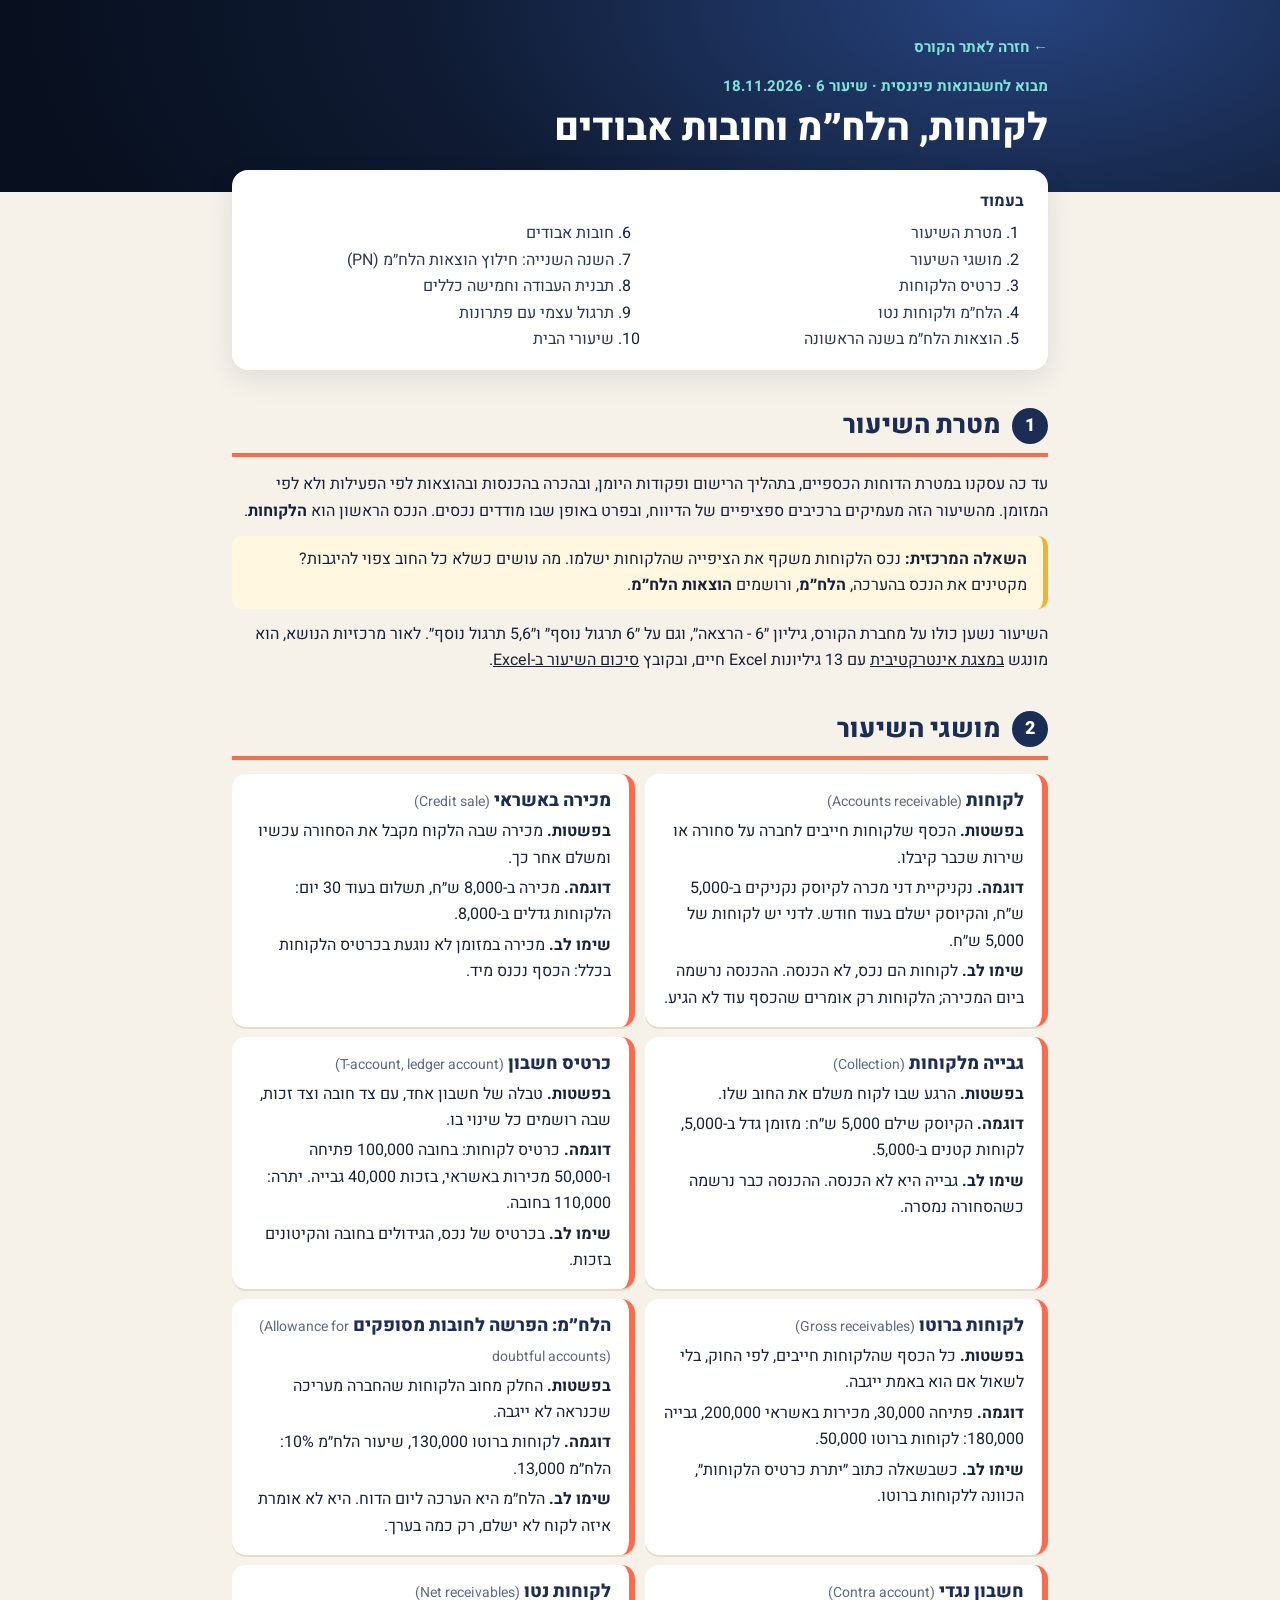
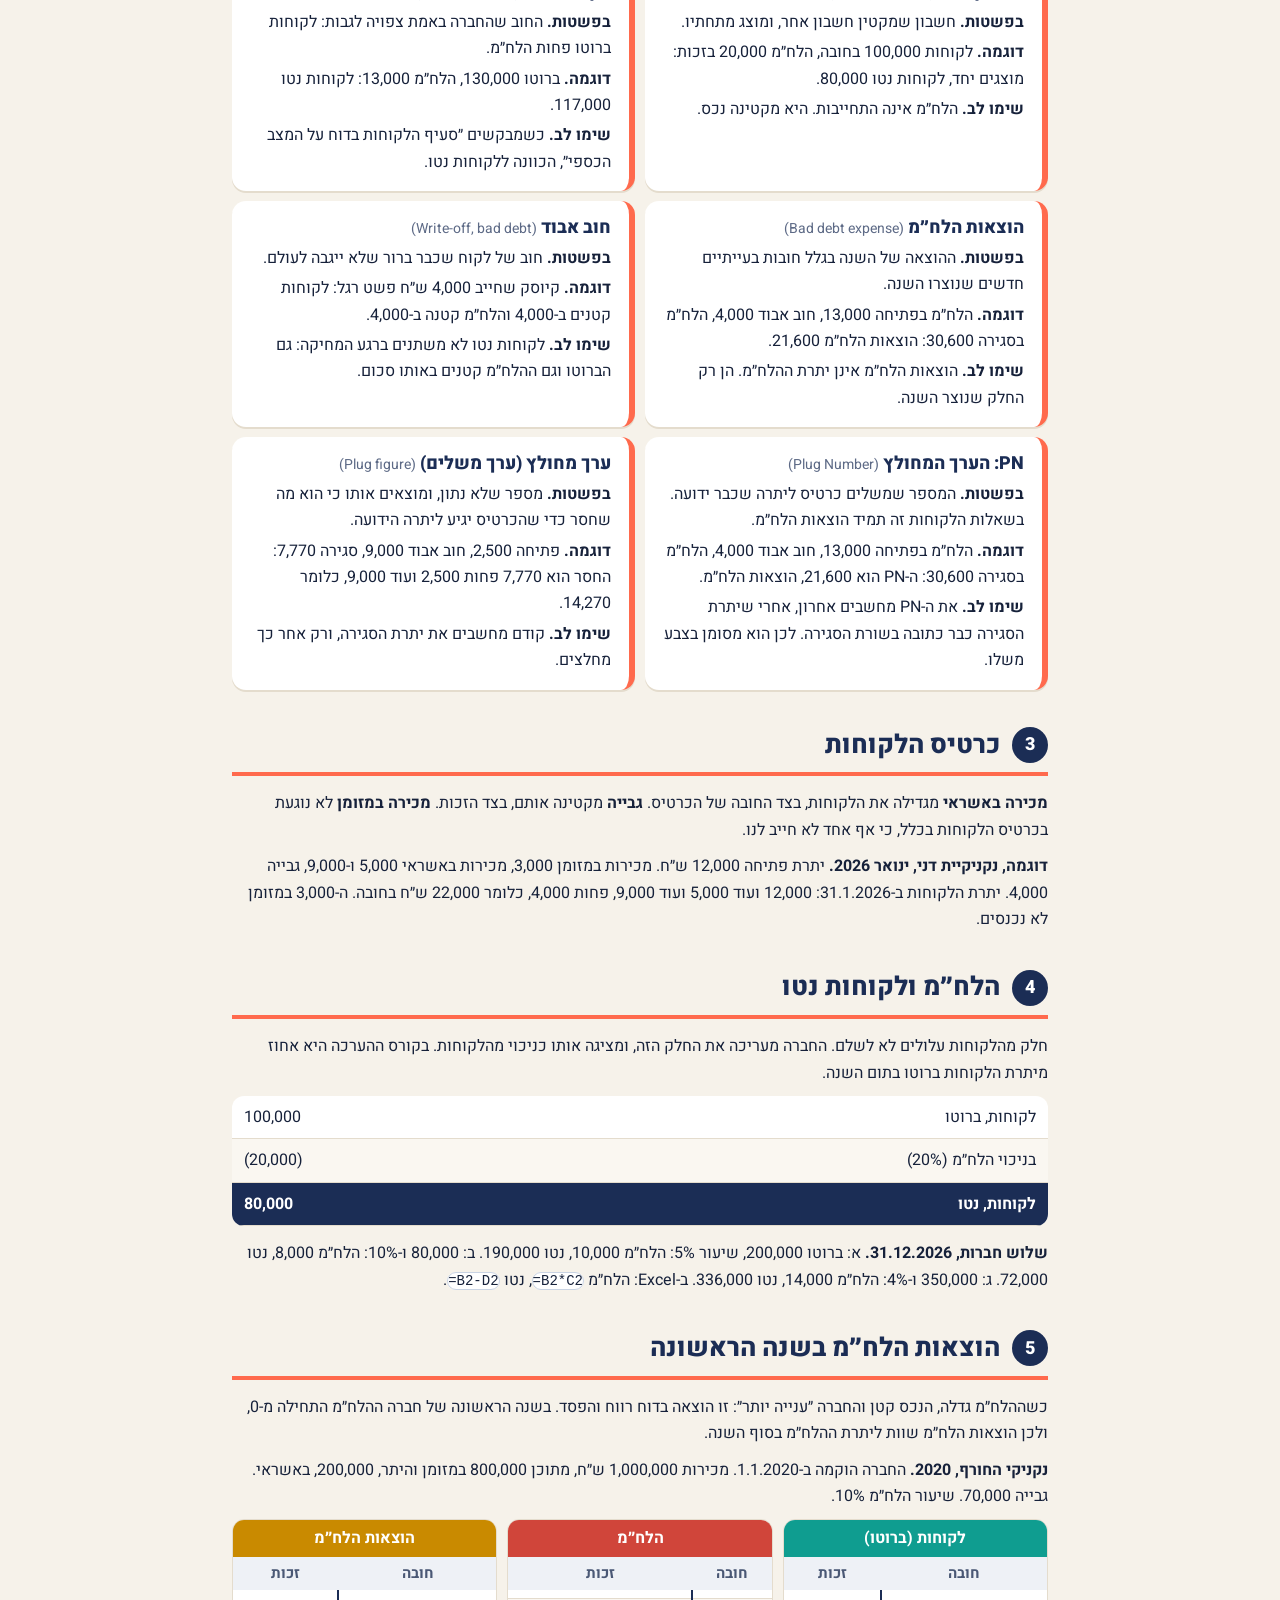
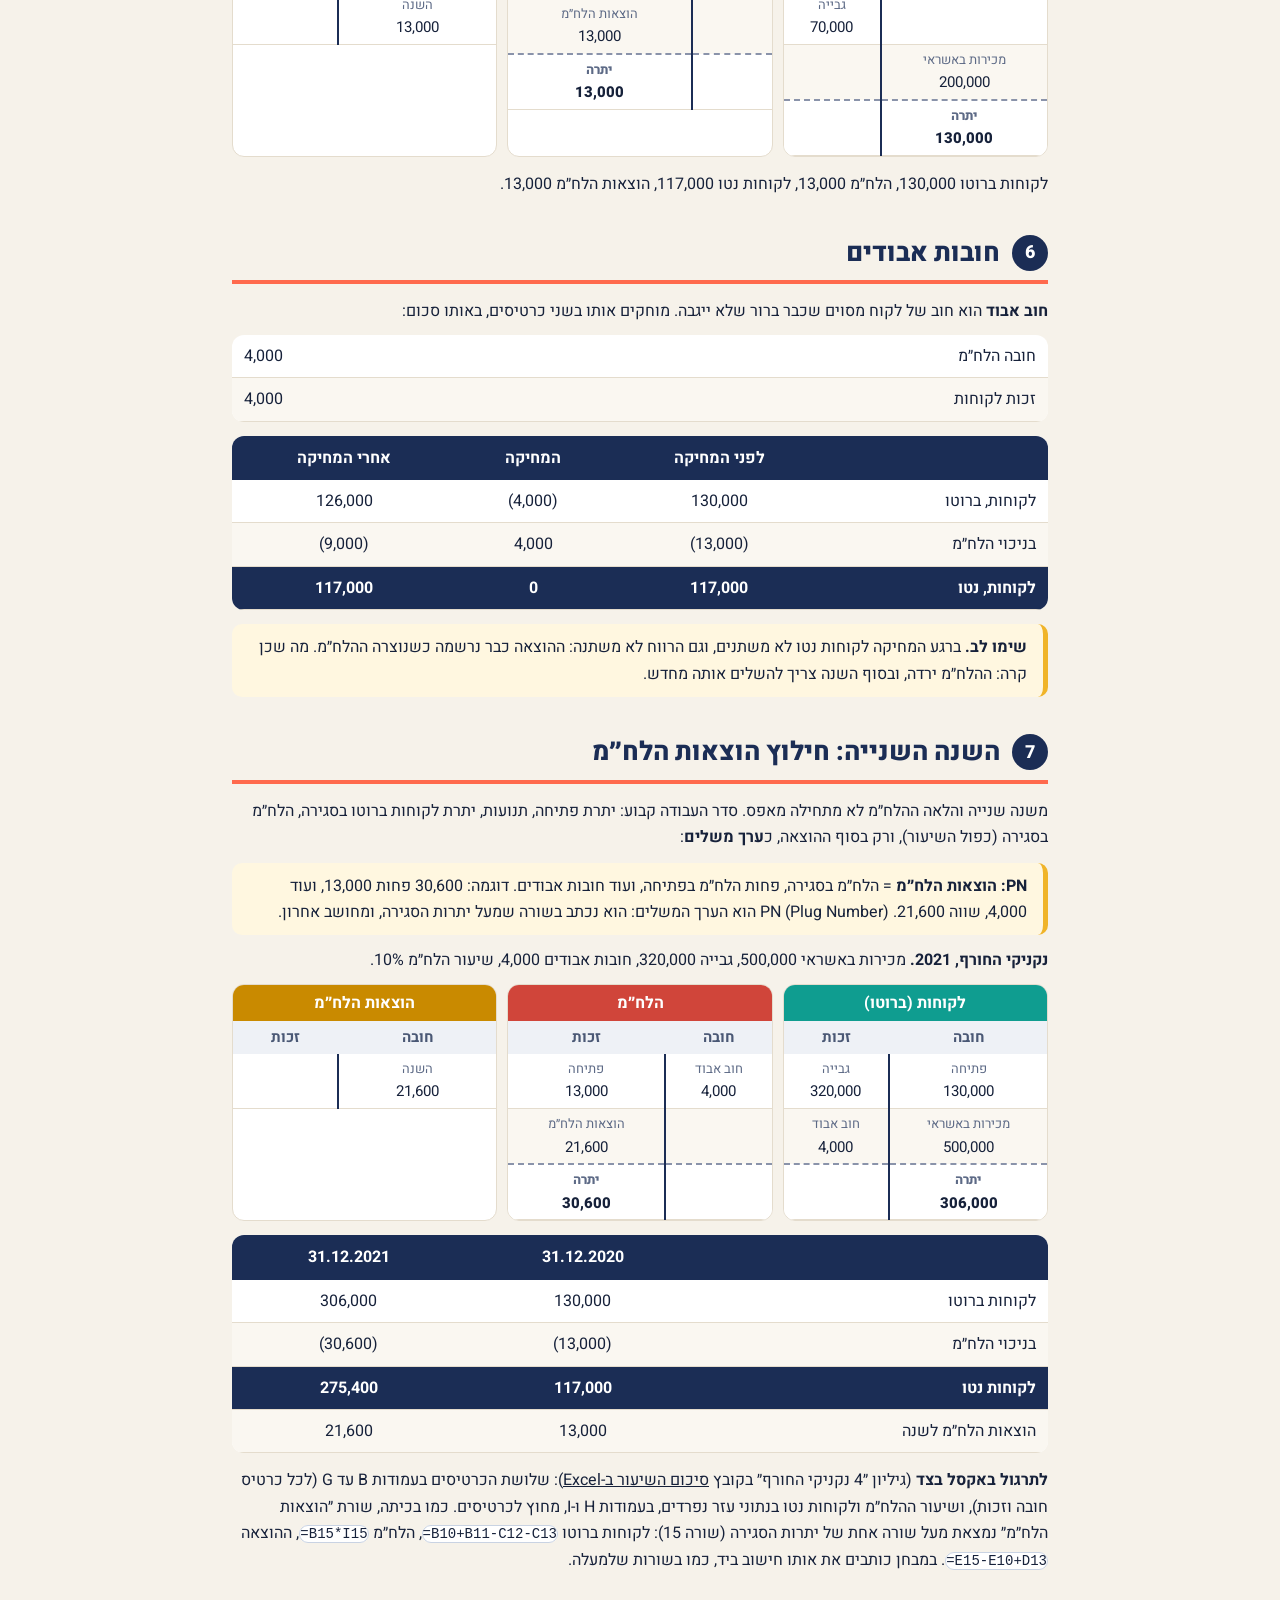
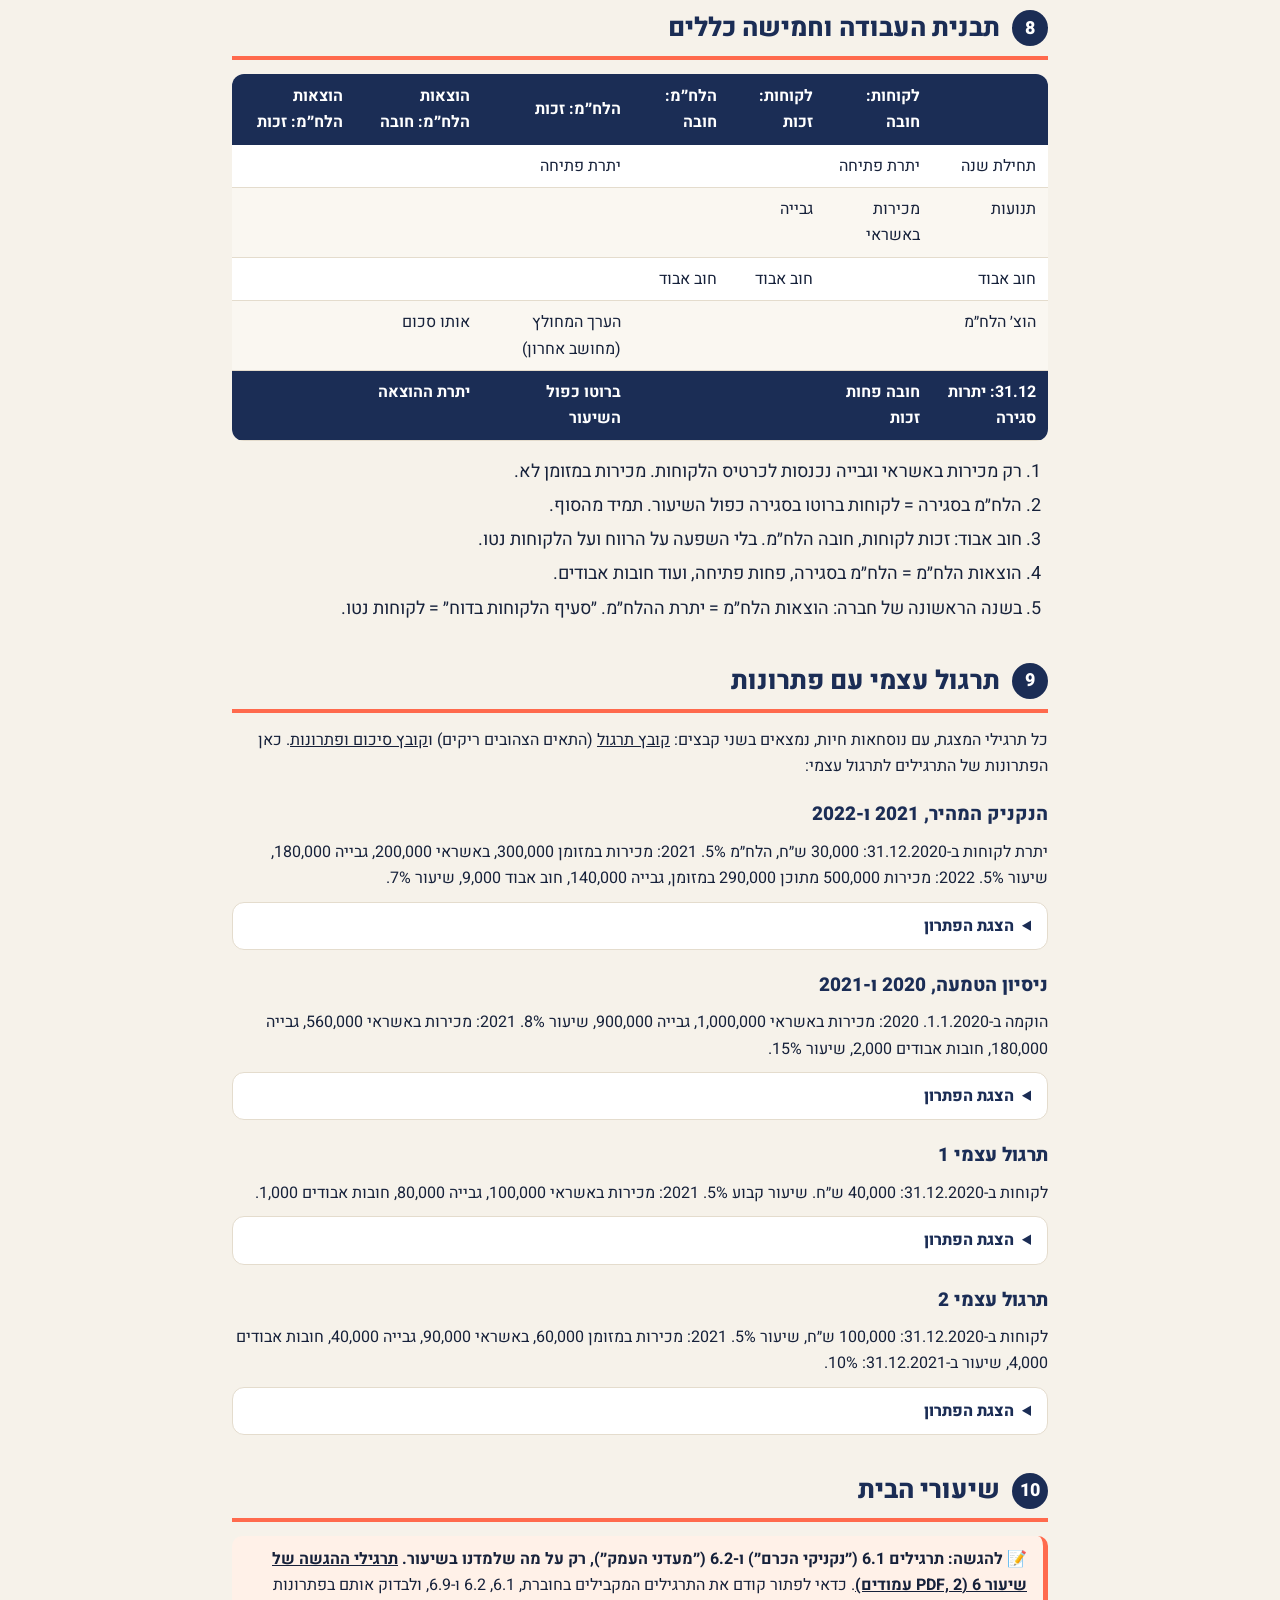
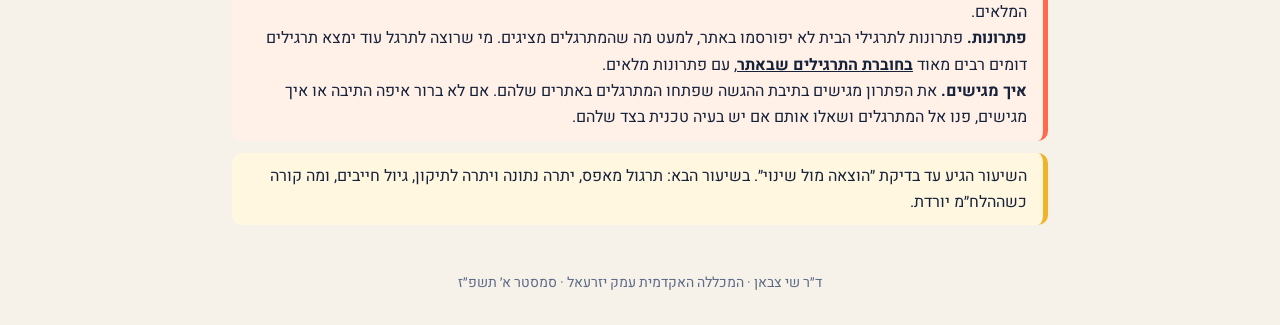
<file: lectures/lecture-6/notes.html>
<!doctype html>
<html lang="he" dir="rtl">
<head>
<meta charset="utf-8">
<meta name="viewport" content="width=device-width,initial-scale=1">
<title>שיעור 6 | מבוא לחשבונאות פיננסית | סיכום</title>
<link rel="stylesheet" href="../../assets/fonts.css">
<style>
:root{--ink:#16213a;--ink2:#2a3858;--mut:#5d6a86;--paper:#f6f2ea;--line:#e4dccd;--coral:#ff6a4d;--navy:#0f1b33;--navy2:#1b2d55;--asset:#0f9d90}
*{box-sizing:border-box;margin:0;padding:0}
body{font-family:'Heebo','Segoe UI','Arial Hebrew',Arial,sans-serif;background:var(--paper);color:var(--ink);line-height:1.65;-webkit-font-smoothing:antialiased}
a{color:inherit}
.n{direction:ltr;unicode-bidi:isolate;display:inline-block}
.top{background:radial-gradient(1000px 500px at 80% 0%,#27447f 0%,var(--navy) 60%,#08101f 100%);color:#fff;padding:34px 0 40px}
.wrap{max-width:860px;margin:0 auto;padding:0 22px}
.back{display:inline-block;color:#7fe3d6;font-weight:700;text-decoration:none;font-size:15px;margin-bottom:14px}
.back:hover{text-decoration:underline}
.kick{color:#7fe3d6;font-weight:700;font-size:15px}
h1{font-size:clamp(26px,4.4vw,38px);line-height:1.25;font-weight:800;margin-top:6px}
.toc{background:#fff;border-radius:16px;padding:18px 24px;margin:-22px 0 8px;box-shadow:0 8px 28px rgba(22,33,58,.1);position:relative}
.toc b{color:var(--navy2)}
.toc ol{padding-right:22px;columns:2;column-gap:30px;margin-top:6px}
.toc a{text-decoration:none;color:var(--ink2)}
.toc a:hover{color:var(--coral)}
section{margin-top:34px}
h2{font-size:26px;font-weight:800;color:var(--navy2);padding-bottom:6px;border-bottom:4px solid var(--coral);margin-bottom:14px;display:flex;gap:12px;align-items:center}
h2 .sn{flex:none;width:36px;height:36px;border-radius:50%;background:var(--navy2);color:#fff;display:grid;place-items:center;font-size:18px}
h3{font-size:19px;font-weight:800;color:var(--navy2);margin:20px 0 8px}
p{margin:0 0 10px}
.tw{overflow-x:auto;margin:8px 0 14px}
table{width:100%;border-collapse:collapse;background:#fff;border-radius:12px;overflow:hidden;font-size:16px}
th{background:var(--navy2);color:#fff;text-align:right;padding:9px 12px;font-weight:700}
td{padding:8px 12px;border-bottom:1px solid var(--line);vertical-align:top;text-align:right}
tbody tr:nth-child(even) td{background:#faf7f1}
table.num td:nth-child(n+2){text-align:left}
tr.tot td{background:var(--navy2)!important;color:#fff;font-weight:700}
.term{background:#fff;border-radius:14px;padding:12px 18px;margin:0 0 12px;border-right:6px solid var(--coral);box-shadow:0 2px 0 var(--line)}
.term .th{font-weight:800;color:var(--navy2);font-size:18px;margin-bottom:2px}
.term p{margin:0 0 4px;font-size:16px}
.note{background:#fff7e0;border-right:5px solid #f0b429;border-radius:10px;padding:10px 16px;margin:12px 0}
.eq{display:flex;gap:10px;align-items:center;justify-content:center;flex-wrap:wrap;margin:14px 0}
.eb{padding:6px 14px;border-radius:10px;font-weight:800}
.eb.a{background:#dff5f2;color:#087469}.eb.l{background:#ece8ff;color:#4f33c9}.eb.q{background:#fff0d2;color:#a86703}.eb.i{background:#dcf5e6;color:#167a43}.eb.x{background:#fde3e5;color:#b3262f}
.eo{font-weight:800;font-size:20px}
.chip{display:inline-block;border-radius:99px;padding:1px 12px;font-weight:700;font-size:14px}
.chip.c-a{background:#dff5f2;color:#087469}.chip.c-l{background:#ece8ff;color:#4f33c9}.chip.c-q{background:#fff0d2;color:#a86703}.chip.c-i{background:#dcf5e6;color:#167a43}.chip.c-x{background:#fde3e5;color:#b3262f}
ul.rules{padding-right:22px}ul.rules li{margin-bottom:6px}
ol.five{padding-right:26px;font-size:18px;line-height:1.9}
details{background:#fff;border-radius:12px;padding:10px 16px;margin:10px 0;border:1px solid var(--line)}
summary{cursor:pointer;font-weight:800;color:var(--navy2)}
details[open] summary{margin-bottom:8px}
footer{margin:46px 0 30px;color:var(--mut);font-size:14px;text-align:center}
@media print{.top{background:#fff!important;color:#000}.back,.toc{display:none}section{break-inside:avoid-page}}
@media (max-width:640px){.toc ol{columns:1}}
table.wide{font-size:13px}table.wide td,table.wide th{padding:6px 5px}
.xl{background:#fff;border:1px solid #c9d3e3;border-radius:10px;overflow-x:auto;margin:10px 0 14px;font-size:14px}
.xl table{border-radius:0;font-size:14px;direction:rtl}
.xl th{background:#eef1f6;color:#4a5875;text-align:center;font-weight:600;padding:4px 8px;border:1px solid #d5dce8}
.xl td{border:1px solid #e1e6ef;padding:5px 8px;text-align:center;direction:rtl;white-space:nowrap}
.xl td.rh{background:#eef1f6;color:#4a5875;width:34px}
.xl td.f{font-family:Consolas,Menlo,monospace;direction:ltr;color:#1d5fbf;font-size:13px}
.xl tbody tr:nth-child(even) td{background:transparent}
.xl tbody tr td.rh{background:#eef1f6}
.je{white-space:nowrap}
.je .d,.je .c{display:block}
.je .c{padding-right:18px}
.steps{counter-reset:s;list-style:none;padding:0}
.steps li{position:relative;background:#fff;border-radius:12px;padding:10px 16px 10px 16px;margin:0 0 10px;padding-right:52px;border:1px solid var(--line)}
.steps li:before{counter-increment:s;content:counter(s);position:absolute;right:14px;top:10px;width:28px;height:28px;border-radius:50%;background:var(--coral);color:#fff;font-weight:800;display:grid;place-items:center}
.four{display:grid;grid-template-columns:1fr 1fr;gap:12px;margin:10px 0 14px}
.four .term{margin:0}
.term.a{border-right-color:var(--asset)}.term.l{border-right-color:#6d4df2}
@media (max-width:640px){.four{grid-template-columns:1fr}}
.yr{background:#fff;border-radius:12px;border:1px solid var(--line);padding:10px 16px;margin:0 0 10px}
.yr b.h{color:var(--navy2)}
.n.f{font-family:Consolas,Menlo,monospace;color:#1d5fbf;font-size:13.5px;white-space:nowrap}

.tc6{display:flex;gap:10px;flex-wrap:wrap;margin:8px 0 14px}
.tc6 .tc{flex:1;min-width:200px;background:#fff;border-radius:12px;overflow:hidden;border:1px solid var(--line)}
.tc6 .tc h4{margin:0;background:#0f9d90;color:#fff;text-align:center;padding:5px;font-size:16px}
.tc6 .tc.a h4{background:#d0453a}.tc6 .tc.x h4{background:#c98a00}
.tc6 table{border-radius:0;font-size:15px}.tc6 th{background:#eef1f6;color:#4a5875;text-align:center;padding:4px}
.tc6 td{text-align:center;padding:4px 6px}.tc6 td:first-child{border-left:2px solid #1b2d55}
.tc6 tr.bal td{border-top:2px dashed #8a93aa;font-weight:800}
.tc6 small{display:block;color:#5d6a86;font-size:13px}
.glos{display:grid;grid-template-columns:1fr 1fr;gap:10px}
@media (max-width:640px){.glos{grid-template-columns:1fr}}
.glos .term{margin:0}
.res td,.res th{text-align:center}.res td:first-child,.res th:first-child{text-align:right}
</style>

</head>
<body>
<div class="top"><div class="wrap"><a class="back" href="../../index.html">← חזרה לאתר הקורס</a><div class="kick">מבוא לחשבונאות פיננסית · שיעור 6 · 18.11.2026</div><h1>לקוחות, הלח״מ וחובות אבודים</h1></div></div>
<div class="wrap"><nav class="toc"><b>בעמוד</b><ol><li><a href="#s1">מטרת השיעור</a></li><li><a href="#s2">מושגי השיעור</a></li><li><a href="#s3">כרטיס הלקוחות</a></li><li><a href="#s4">הלח״מ ולקוחות נטו</a></li><li><a href="#s5">הוצאות הלח״מ בשנה הראשונה</a></li><li><a href="#s6">חובות אבודים</a></li><li><a href="#s7">השנה השנייה: חילוץ הוצאות הלח״מ (PN)</a></li><li><a href="#s8">תבנית העבודה וחמישה כללים</a></li><li><a href="#s9">תרגול עצמי עם פתרונות</a></li><li><a href="#s10">שיעורי הבית</a></li></ol></nav>
<section id="s1"><h2><span class="sn">1</span>מטרת השיעור</h2>
<p>עד כה עסקנו במטרת הדוחות הכספיים, בתהליך הרישום ופקודות היומן, ובהכרה בהכנסות ובהוצאות לפי הפעילות ולא לפי המזומן. מהשיעור הזה מעמיקים ברכיבים ספציפיים של הדיווח, ובפרט באופן שבו מודדים נכסים. הנכס הראשון הוא <b>הלקוחות</b>.</p>
<div class="note"><b>השאלה המרכזית:</b> נכס הלקוחות משקף את הציפייה שהלקוחות ישלמו. מה עושים כשלא כל החוב צפוי להיגבות? מקטינים את הנכס בהערכה, <b>הלח״מ</b>, ורושמים <b>הוצאות הלח״מ</b>.</div>
<p>השיעור נשען כולו על מחברת הקורס, גיליון ״6 - הרצאה״, וגם על ״6 תרגול נוסף״ ו״5,6 תרגול נוסף״. לאור מרכזיות הנושא, הוא מונגש <a href="presentation.html">במצגת אינטרקטיבית</a> עם 13 גיליונות Excel חיים, ובקובץ <a href="../../materials/lesson-6-summary.xlsx">סיכום השיעור ב-Excel</a>.</p>
</section><section id="s2"><h2><span class="sn">2</span>מושגי השיעור</h2>
<div class="glos"><div class="term"><div class="th">לקוחות <span style="font-weight:500;color:#5d6a86;font-size:14px" dir="ltr">(Accounts receivable)</span></div><p><b>בפשטות.</b> הכסף שלקוחות חייבים לחברה על סחורה או שירות שכבר קיבלו.</p><p><b>דוגמה.</b> נקניקיית דני מכרה לקיוסק נקניקים ב-5,000 ש״ח, והקיוסק ישלם בעוד חודש. לדני יש לקוחות של 5,000 ש״ח.</p><p><b>שימו לב.</b> לקוחות הם נכס, לא הכנסה. ההכנסה נרשמה ביום המכירה; הלקוחות רק אומרים שהכסף עוד לא הגיע.</p></div><div class="term"><div class="th">מכירה באשראי <span style="font-weight:500;color:#5d6a86;font-size:14px" dir="ltr">(Credit sale)</span></div><p><b>בפשטות.</b> מכירה שבה הלקוח מקבל את הסחורה עכשיו ומשלם אחר כך.</p><p><b>דוגמה.</b> מכירה ב-8,000 ש״ח, תשלום בעוד 30 יום: הלקוחות גדלים ב-8,000.</p><p><b>שימו לב.</b> מכירה במזומן לא נוגעת בכרטיס הלקוחות בכלל: הכסף נכנס מיד.</p></div><div class="term"><div class="th">גבייה מלקוחות <span style="font-weight:500;color:#5d6a86;font-size:14px" dir="ltr">(Collection)</span></div><p><b>בפשטות.</b> הרגע שבו לקוח משלם את החוב שלו.</p><p><b>דוגמה.</b> הקיוסק שילם 5,000 ש״ח: מזומן גדל ב-5,000, לקוחות קטנים ב-5,000.</p><p><b>שימו לב.</b> גבייה היא לא הכנסה. ההכנסה כבר נרשמה כשהסחורה נמסרה.</p></div><div class="term"><div class="th">כרטיס חשבון <span style="font-weight:500;color:#5d6a86;font-size:14px" dir="ltr">(T-account, ledger account)</span></div><p><b>בפשטות.</b> טבלה של חשבון אחד, עם צד חובה וצד זכות, שבה רושמים כל שינוי בו.</p><p><b>דוגמה.</b> כרטיס לקוחות: בחובה 100,000 פתיחה ו-50,000 מכירות באשראי, בזכות 40,000 גבייה. יתרה: 110,000 בחובה.</p><p><b>שימו לב.</b> בכרטיס של נכס, הגידולים בחובה והקיטונים בזכות.</p></div><div class="term"><div class="th">לקוחות ברוטו <span style="font-weight:500;color:#5d6a86;font-size:14px" dir="ltr">(Gross receivables)</span></div><p><b>בפשטות.</b> כל הכסף שהלקוחות חייבים, לפי החוק, בלי לשאול אם הוא באמת ייגבה.</p><p><b>דוגמה.</b> פתיחה 30,000, מכירות באשראי 200,000, גבייה 180,000: לקוחות ברוטו 50,000.</p><p><b>שימו לב.</b> כשבשאלה כתוב ״יתרת כרטיס הלקוחות״, הכוונה ללקוחות ברוטו.</p></div><div class="term"><div class="th">הלח״מ: הפרשה לחובות מסופקים <span style="font-weight:500;color:#5d6a86;font-size:14px" dir="ltr">(Allowance for doubtful accounts)</span></div><p><b>בפשטות.</b> החלק מחוב הלקוחות שהחברה מעריכה שכנראה לא ייגבה.</p><p><b>דוגמה.</b> לקוחות ברוטו 130,000, שיעור הלח״מ 10%: הלח״מ 13,000.</p><p><b>שימו לב.</b> הלח״מ היא הערכה ליום הדוח. היא לא אומרת איזה לקוח לא ישלם, רק כמה בערך.</p></div><div class="term"><div class="th">חשבון נגדי <span style="font-weight:500;color:#5d6a86;font-size:14px" dir="ltr">(Contra account)</span></div><p><b>בפשטות.</b> חשבון שמקטין חשבון אחר, ומוצג מתחתיו.</p><p><b>דוגמה.</b> לקוחות 100,000 בחובה, הלח״מ 20,000 בזכות: מוצגים יחד, לקוחות נטו 80,000.</p><p><b>שימו לב.</b> הלח״מ אינה התחייבות. היא מקטינה נכס.</p></div><div class="term"><div class="th">לקוחות נטו <span style="font-weight:500;color:#5d6a86;font-size:14px" dir="ltr">(Net receivables)</span></div><p><b>בפשטות.</b> החוב שהחברה באמת צפויה לגבות: לקוחות ברוטו פחות הלח״מ.</p><p><b>דוגמה.</b> ברוטו 130,000, הלח״מ 13,000: לקוחות נטו 117,000.</p><p><b>שימו לב.</b> כשמבקשים ״סעיף הלקוחות בדוח על המצב הכספי״, הכוונה ללקוחות נטו.</p></div><div class="term"><div class="th">הוצאות הלח״מ <span style="font-weight:500;color:#5d6a86;font-size:14px" dir="ltr">(Bad debt expense)</span></div><p><b>בפשטות.</b> ההוצאה של השנה בגלל חובות בעייתיים חדשים שנוצרו השנה.</p><p><b>דוגמה.</b> הלח״מ בפתיחה 13,000, חוב אבוד 4,000, הלח״מ בסגירה 30,600: הוצאות הלח״מ 21,600.</p><p><b>שימו לב.</b> הוצאות הלח״מ אינן יתרת ההלח״מ. הן רק החלק שנוצר השנה.</p></div><div class="term"><div class="th">חוב אבוד <span style="font-weight:500;color:#5d6a86;font-size:14px" dir="ltr">(Write-off, bad debt)</span></div><p><b>בפשטות.</b> חוב של לקוח שכבר ברור שלא ייגבה לעולם.</p><p><b>דוגמה.</b> קיוסק שחייב 4,000 ש״ח פשט רגל: לקוחות קטנים ב-4,000 והלח״מ קטנה ב-4,000.</p><p><b>שימו לב.</b> לקוחות נטו לא משתנים ברגע המחיקה: גם הברוטו וגם ההלח״מ קטנים באותו סכום.</p></div><div class="term"><div class="th">PN: הערך המחולץ <span style="font-weight:500;color:#5d6a86;font-size:14px" dir="ltr">(Plug Number)</span></div><p><b>בפשטות.</b> המספר שמשלים כרטיס ליתרה שכבר ידועה. בשאלות הלקוחות זה תמיד הוצאות הלח״מ.</p><p><b>דוגמה.</b> הלח״מ בפתיחה 13,000, חוב אבוד 4,000, הלח״מ בסגירה 30,600: ה-PN הוא 21,600, הוצאות הלח״מ.</p><p><b>שימו לב.</b> את ה-PN מחשבים אחרון, אחרי שיתרת הסגירה כבר כתובה בשורת הסגירה. לכן הוא מסומן בצבע משלו.</p></div><div class="term"><div class="th">ערך מחולץ (ערך משלים) <span style="font-weight:500;color:#5d6a86;font-size:14px" dir="ltr">(Plug figure)</span></div><p><b>בפשטות.</b> מספר שלא נתון, ומוצאים אותו כי הוא מה שחסר כדי שהכרטיס יגיע ליתרה הידועה.</p><p><b>דוגמה.</b> פתיחה 2,500, חוב אבוד 9,000, סגירה 7,770: החסר הוא 7,770 פחות 2,500 ועוד 9,000, כלומר 14,270.</p><p><b>שימו לב.</b> קודם מחשבים את יתרת הסגירה, ורק אחר כך מחלצים.</p></div></div>
</section><section id="s3"><h2><span class="sn">3</span>כרטיס הלקוחות</h2>
<p><b>מכירה באשראי</b> מגדילה את הלקוחות, בצד החובה של הכרטיס. <b>גבייה</b> מקטינה אותם, בצד הזכות. <b>מכירה במזומן</b> לא נוגעת בכרטיס הלקוחות בכלל, כי אף אחד לא חייב לנו.</p>
<p><b>דוגמה, נקניקיית דני, ינואר 2026.</b> יתרת פתיחה 12,000 ש״ח. מכירות במזומן 3,000, מכירות באשראי 5,000 ו-9,000, גבייה 4,000. יתרת הלקוחות ב-31.1.2026: 12,000 ועוד 5,000 ועוד 9,000, פחות 4,000, כלומר 22,000 ש״ח בחובה. ה-3,000 במזומן לא נכנסים.</p>
</section><section id="s4"><h2><span class="sn">4</span>הלח״מ ולקוחות נטו</h2>
<p>חלק מהלקוחות עלולים לא לשלם. החברה מעריכה את החלק הזה, ומציגה אותו כניכוי מהלקוחות. בקורס ההערכה היא אחוז מיתרת הלקוחות ברוטו בתום השנה.</p>
<div class="tw"><table class="num"><tbody><tr><td>לקוחות, ברוטו</td><td><span class="n">100,000</span></td></tr><tr><td>בניכוי הלח״מ (20%)</td><td><span class="n">(20,000)</span></td></tr><tr class="tot"><td>לקוחות, נטו</td><td><span class="n">80,000</span></td></tr></tbody></table></div>
<p><b>שלוש חברות, 31.12.2026.</b> א: ברוטו 200,000, שיעור 5%: הלח״מ 10,000, נטו 190,000. ב: 80,000 ו-10%: הלח״מ 8,000, נטו 72,000. ג: 350,000 ו-4%: הלח״מ 14,000, נטו 336,000. ב-Excel: הלח״מ <code class="xl" dir="ltr">=B2*C2</code>, נטו <code class="xl" dir="ltr">=B2-D2</code>.</p>
</section><section id="s5"><h2><span class="sn">5</span>הוצאות הלח״מ בשנה הראשונה</h2>
<p>כשההלח״מ גדלה, הנכס קטן והחברה ״ענייה יותר״: זו הוצאה בדוח רווח והפסד. בשנה הראשונה של חברה ההלח״מ התחילה מ-0, ולכן הוצאות הלח״מ שוות ליתרת ההלח״מ בסוף השנה.</p>
<p><b>נקניקי החורף, 2020.</b> החברה הוקמה ב-1.1.2020. מכירות 1,000,000 ש״ח, מתוכן 800,000 במזומן והיתר, 200,000, באשראי. גבייה 70,000. שיעור הלח״מ 10%.</p>
<div class="tc6"><div class="tc "><h4>לקוחות (ברוטו)</h4><table><thead><tr><th>חובה</th><th>זכות</th></tr></thead><tbody><tr><td></td><td><small>גבייה</small><span class="n">70,000</span></td></tr><tr><td><small>מכירות באשראי</small><span class="n">200,000</span></td><td></td></tr><tr class="bal"><td><small>יתרה</small><span class="n">130,000</span></td><td></td></tr></tbody></table></div><div class="tc a"><h4>הלח״מ</h4><table><thead><tr><th>חובה</th><th>זכות</th></tr></thead><tbody><tr><td></td><td></td></tr><tr><td></td><td><small>הוצאות הלח״מ</small><span class="n">13,000</span></td></tr><tr class="bal"><td></td><td><small>יתרה</small><span class="n">13,000</span></td></tr></tbody></table></div><div class="tc x"><h4>הוצאות הלח״מ</h4><table><thead><tr><th>חובה</th><th>זכות</th></tr></thead><tbody><tr><td><small>השנה</small><span class="n">13,000</span></td><td></td></tr></tbody></table></div></div>
<p>לקוחות ברוטו 130,000, הלח״מ 13,000, לקוחות נטו 117,000, הוצאות הלח״מ 13,000.</p>
</section><section id="s6"><h2><span class="sn">6</span>חובות אבודים</h2>
<p><b>חוב אבוד</b> הוא חוב של לקוח מסוים שכבר ברור שלא ייגבה. מוחקים אותו בשני כרטיסים, באותו סכום:</p>
<div class="tw"><table class="num"><tbody><tr><td>חובה הלח״מ</td><td><span class="n">4,000</span></td></tr><tr><td>זכות לקוחות</td><td><span class="n">4,000</span></td></tr></tbody></table></div>
<div class="tw"><table class="res"><thead><tr><th></th><th>לפני המחיקה</th><th>המחיקה</th><th>אחרי המחיקה</th></tr></thead><tbody><tr><td>לקוחות, ברוטו</td><td><span class="n">130,000</span></td><td><span class="n">(4,000)</span></td><td><span class="n">126,000</span></td></tr><tr><td>בניכוי הלח״מ</td><td><span class="n">(13,000)</span></td><td><span class="n">4,000</span></td><td><span class="n">(9,000)</span></td></tr><tr class="tot"><td><b>לקוחות, נטו</b></td><td><span class="n">117,000</span></td><td><span class="n">0</span></td><td><span class="n">117,000</span></td></tr></tbody></table></div>
<div class="note"><b>שימו לב.</b> ברגע המחיקה לקוחות נטו לא משתנים, וגם הרווח לא משתנה: ההוצאה כבר נרשמה כשנוצרה ההלח״מ. מה שכן קרה: ההלח״מ ירדה, ובסוף השנה צריך להשלים אותה מחדש.</div>
</section><section id="s7"><h2><span class="sn">7</span>השנה השנייה: חילוץ הוצאות הלח״מ</h2>
<p>משנה שנייה והלאה ההלח״מ לא מתחילה מאפס. סדר העבודה קבוע: יתרת פתיחה, תנועות, יתרת לקוחות ברוטו בסגירה, הלח״מ בסגירה (כפול השיעור), ורק בסוף ההוצאה, כ<b>ערך משלים</b>:</p>
<div class="note"><b>PN: הוצאות הלח״מ</b> = הלח״מ בסגירה, פחות הלח״מ בפתיחה, ועוד חובות אבודים. דוגמה: 30,600 פחות 13,000, ועוד 4,000, שווה 21,600. PN (Plug Number) הוא הערך המשלים: הוא נכתב בשורה שמעל יתרות הסגירה, ומחושב אחרון.</div>
<p><b>נקניקי החורף, 2021.</b> מכירות באשראי 500,000, גבייה 320,000, חובות אבודים 4,000, שיעור הלח״מ 10%.</p>
<div class="tc6"><div class="tc "><h4>לקוחות (ברוטו)</h4><table><thead><tr><th>חובה</th><th>זכות</th></tr></thead><tbody><tr><td><small>פתיחה</small><span class="n">130,000</span></td><td><small>גבייה</small><span class="n">320,000</span></td></tr><tr><td><small>מכירות באשראי</small><span class="n">500,000</span></td><td><small>חוב אבוד</small><span class="n">4,000</span></td></tr><tr class="bal"><td><small>יתרה</small><span class="n">306,000</span></td><td></td></tr></tbody></table></div><div class="tc a"><h4>הלח״מ</h4><table><thead><tr><th>חובה</th><th>זכות</th></tr></thead><tbody><tr><td><small>חוב אבוד</small><span class="n">4,000</span></td><td><small>פתיחה</small><span class="n">13,000</span></td></tr><tr><td></td><td><small>הוצאות הלח״מ</small><span class="n">21,600</span></td></tr><tr class="bal"><td></td><td><small>יתרה</small><span class="n">30,600</span></td></tr></tbody></table></div><div class="tc x"><h4>הוצאות הלח״מ</h4><table><thead><tr><th>חובה</th><th>זכות</th></tr></thead><tbody><tr><td><small>השנה</small><span class="n">21,600</span></td><td></td></tr></tbody></table></div></div>
<div class="tw"><table class="res"><thead><tr><th></th><th>31.12.2020</th><th>31.12.2021</th></tr></thead><tbody><tr><td>לקוחות ברוטו</td><td><span class="n">130,000</span></td><td><span class="n">306,000</span></td></tr><tr><td>בניכוי הלח״מ</td><td><span class=n>(13,000)</span></td><td><span class=n>(30,600)</span></td></tr><tr class=tot><td><b>לקוחות נטו</b></td><td><span class="n">117,000</span></td><td><span class="n">275,400</span></td></tr><tr><td>הוצאות הלח״מ לשנה</td><td><span class="n">13,000</span></td><td><span class="n">21,600</span></td></tr></tbody></table></div>
<p><b>לתרגול באקסל בצד</b> (גיליון ״4 נקניקי החורף״ בקובץ <a href="../../materials/lesson-6-summary.xlsx">סיכום השיעור ב-Excel</a>): שלושת הכרטיסים בעמודות B עד G (לכל כרטיס חובה וזכות), ושיעור ההלח״מ ולקוחות נטו בנתוני עזר נפרדים, בעמודות H ו-I, מחוץ לכרטיסים. כמו בכיתה, שורת ״הוצאות הלח״מ״ נמצאת מעל שורה אחת של יתרות הסגירה (שורה 15): לקוחות ברוטו <code class="xl" dir="ltr">=B10+B11-C12-C13</code>, הלח״מ <code class="xl" dir="ltr">=B15*I15</code>, ההוצאה <code class="xl" dir="ltr">=E15-E10+D13</code>. במבחן כותבים את אותו חישוב ביד, כמו בשורות שלמעלה.</p>
</section><section id="s8"><h2><span class="sn">8</span>תבנית העבודה וחמישה כללים</h2>
<div class="tw"><table><thead><tr><th></th><th>לקוחות: חובה</th><th>לקוחות: זכות</th><th>הלח״מ: חובה</th><th>הלח״מ: זכות</th><th>הוצאות הלח״מ: חובה</th><th>הוצאות הלח״מ: זכות</th></tr></thead><tbody><tr><td>תחילת שנה</td><td>יתרת פתיחה</td><td></td><td></td><td>יתרת פתיחה</td><td></td><td></td></tr><tr><td>תנועות</td><td>מכירות באשראי</td><td>גבייה</td><td></td><td></td><td></td><td></td></tr><tr><td>חוב אבוד</td><td></td><td>חוב אבוד</td><td>חוב אבוד</td><td></td><td></td><td></td></tr><tr><td>הוצ׳ הלח״מ</td><td></td><td></td><td></td><td>הערך המחולץ (מחושב אחרון)</td><td>אותו סכום</td><td></td></tr><tr class="tot"><td>31.12: יתרות סגירה</td><td>חובה פחות זכות</td><td></td><td></td><td>ברוטו כפול השיעור</td><td>יתרת ההוצאה</td><td></td></tr></tbody></table></div>
<ol class="five"><li>רק מכירות באשראי וגבייה נכנסות לכרטיס הלקוחות. מכירות במזומן לא.</li><li>הלח״מ בסגירה = לקוחות ברוטו בסגירה כפול השיעור. תמיד מהסוף.</li><li>חוב אבוד: זכות לקוחות, חובה הלח״מ. בלי השפעה על הרווח ועל הלקוחות נטו.</li><li>הוצאות הלח״מ = הלח״מ בסגירה, פחות פתיחה, ועוד חובות אבודים.</li><li>בשנה הראשונה של חברה: הוצאות הלח״מ = יתרת ההלח״מ. ״סעיף הלקוחות בדוח״ = לקוחות נטו.</li></ol>
</section><section id="s9"><h2><span class="sn">9</span>תרגול עצמי עם פתרונות</h2>
<p>כל תרגילי המצגת, עם נוסחאות חיות, נמצאים בשני קבצים: <a href="../../materials/lesson-6-practice.xlsx">קובץ תרגול</a> (התאים הצהובים ריקים) ו<a href="../../materials/lesson-6-summary.xlsx">קובץ סיכום ופתרונות</a>. כאן הפתרונות של התרגילים לתרגול עצמי:</p>
<h3>הנקניק המהיר, 2021 ו-2022</h3><p>יתרת לקוחות ב-31.12.2020: 30,000 ש״ח, הלח״מ 5%. 2021: מכירות במזומן 300,000, באשראי 200,000, גבייה 180,000, שיעור 5%. 2022: מכירות 500,000 מתוכן 290,000 במזומן, גבייה 140,000, חוב אבוד 9,000, שיעור 7%.</p><details><summary>הצגת הפתרון</summary><div class="tw"><table class="res"><thead><tr><th></th><th>31.12.2021</th><th>31.12.2022</th></tr></thead><tbody><tr><td>לקוחות ברוטו</td><td><span class="n">50,000</span></td><td><span class="n">111,000</span></td></tr><tr><td>בניכוי הלח״מ</td><td><span class=n>(2,500)</span></td><td><span class=n>(7,770)</span></td></tr><tr class=tot><td><b>לקוחות נטו</b></td><td><span class="n">47,500</span></td><td><span class="n">103,230</span></td></tr><tr><td>הוצאות הלח״מ לשנה</td><td><span class="n">1,000</span></td><td><span class="n">14,270</span></td></tr></tbody></table></div></details>
<h3>ניסיון הטמעה, 2020 ו-2021</h3><p>הוקמה ב-1.1.2020. 2020: מכירות באשראי 1,000,000, גבייה 900,000, שיעור 8%. 2021: מכירות באשראי 560,000, גבייה 180,000, חובות אבודים 2,000, שיעור 15%.</p><details><summary>הצגת הפתרון</summary><div class="tw"><table class="res"><thead><tr><th></th><th>31.12.2020</th><th>31.12.2021</th></tr></thead><tbody><tr><td>לקוחות ברוטו</td><td><span class="n">100,000</span></td><td><span class="n">478,000</span></td></tr><tr><td>בניכוי הלח״מ</td><td><span class=n>(8,000)</span></td><td><span class=n>(71,700)</span></td></tr><tr class=tot><td><b>לקוחות נטו</b></td><td><span class="n">92,000</span></td><td><span class="n">406,300</span></td></tr><tr><td>הוצאות הלח״מ לשנה</td><td><span class="n">8,000</span></td><td><span class="n">65,700</span></td></tr></tbody></table></div></details>
<h3>תרגול עצמי 1</h3><p>לקוחות ב-31.12.2020: 40,000 ש״ח. שיעור קבוע 5%. 2021: מכירות באשראי 100,000, גבייה 80,000, חובות אבודים 1,000.</p><details><summary>הצגת הפתרון</summary><div class="tw"><table class="res"><thead><tr><th></th><th>31.12.2021</th></tr></thead><tbody><tr><td>לקוחות ברוטו</td><td><span class="n">59,000</span></td></tr><tr><td>בניכוי הלח״מ</td><td><span class=n>(2,950)</span></td></tr><tr class=tot><td><b>לקוחות נטו</b></td><td><span class="n">56,050</span></td></tr><tr><td>הוצאות הלח״מ לשנה</td><td><span class="n">1,950</span></td></tr></tbody></table></div></details>
<h3>תרגול עצמי 2</h3><p>לקוחות ב-31.12.2020: 100,000 ש״ח, שיעור 5%. 2021: מכירות במזומן 60,000, באשראי 90,000, גבייה 40,000, חובות אבודים 4,000, שיעור ב-31.12.2021: 10%.</p><details><summary>הצגת הפתרון</summary><div class="tw"><table class="res"><thead><tr><th></th><th>31.12.2021</th></tr></thead><tbody><tr><td>לקוחות ברוטו</td><td><span class="n">146,000</span></td></tr><tr><td>בניכוי הלח״מ</td><td><span class=n>(14,600)</span></td></tr><tr class=tot><td><b>לקוחות נטו</b></td><td><span class="n">131,400</span></td></tr><tr><td>הוצאות הלח״מ לשנה</td><td><span class="n">13,600</span></td></tr></tbody></table></div></details>
</section><section id="s10"><h2><span class="sn">10</span>שיעורי הבית</h2>
<div class="note" style="background:#fff1e8;border-right-color:var(--coral)"><b>📝 להגשה: תרגילים 6.1 (״נקניקי הכרם״) ו-6.2 (״מעדני העמק״), רק על מה שלמדנו בשיעור.</b> <a href="../../materials/homework-lesson-6.pdf" target="_blank" rel="noopener"><b>תרגילי ההגשה של שיעור 6 (PDF, 2 עמודים)</b></a>. כדאי לפתור קודם את התרגילים המקבילים בחוברת, 6.1, 6.2 ו-6.9, ולבדוק אותם בפתרונות המלאים.<br><b>פתרונות.</b> פתרונות לתרגילי הבית לא יפורסמו באתר, למעט מה שהמתרגלים מציגים. מי שרוצה לתרגל עוד ימצא תרגילים דומים רבים מאוד <a href="../../materials/exercise-booklet.pdf#page=47" target="_blank" rel="noopener"><b>בחוברת התרגילים שבאתר</b></a>, עם פתרונות מלאים.<br><b>איך מגישים.</b> את הפתרון מגישים בתיבת ההגשה שפתחו המתרגלים באתרים שלהם. אם לא ברור איפה התיבה או איך מגישים, פנו אל המתרגלים ושאלו אותם אם יש בעיה טכנית בצד שלהם.</div>
<div class="note">השיעור הגיע עד בדיקת ״הוצאה מול שינוי״. בשיעור הבא: תרגול מאפס, יתרה נתונה ויתרה לתיקון, גיול חייבים, ומה קורה כשההלח״מ יורדת.</div>
</section><footer>ד״ר שי צבאן · המכללה האקדמית עמק יזרעאל · סמסטר א׳ תשפ״ז</footer></div>
</body>
</html>
</file>
<file: assets/fonts.css>
@font-face{font-family:'Heebo';font-weight:400;font-style:normal;src:url([data-uri]) format('woff2');unicode-range:U+0590-05FF,U+200C-2010,U+20AA,U+25CC,U+FB1D-FB4F}
@font-face{font-family:'Heebo';font-weight:700;font-style:normal;src:url([data-uri]) format('woff2');unicode-range:U+0590-05FF,U+200C-2010,U+20AA,U+25CC,U+FB1D-FB4F}
@font-face{font-family:'Heebo';font-weight:800;font-style:normal;src:url([data-uri]) format('woff2');unicode-range:U+0590-05FF,U+200C-2010,U+20AA,U+25CC,U+FB1D-FB4F}
@font-face{font-family:'Heebo';font-weight:400;font-style:normal;src:url([data-uri]) format('woff2');unicode-range:U+0000-00FF,U+0131,U+0152-0153,U+02BB-02BC,U+02C6,U+02DA,U+02DC,U+2000-206F,U+2074,U+20AC,U+2122,U+2191,U+2193,U+2212,U+2215,U+FEFF,U+FFFD}
@font-face{font-family:'Heebo';font-weight:700;font-style:normal;src:url([data-uri]) format('woff2');unicode-range:U+0000-00FF,U+0131,U+0152-0153,U+02BB-02BC,U+02C6,U+02DA,U+02DC,U+2000-206F,U+2074,U+20AC,U+2122,U+2191,U+2193,U+2212,U+2215,U+FEFF,U+FFFD}
@font-face{font-family:'Heebo';font-weight:800;font-style:normal;src:url([data-uri]) format('woff2');unicode-range:U+0000-00FF,U+0131,U+0152-0153,U+02BB-02BC,U+02C6,U+02DA,U+02DC,U+2000-206F,U+2074,U+20AC,U+2122,U+2191,U+2193,U+2212,U+2215,U+FEFF,U+FFFD}
</file>
